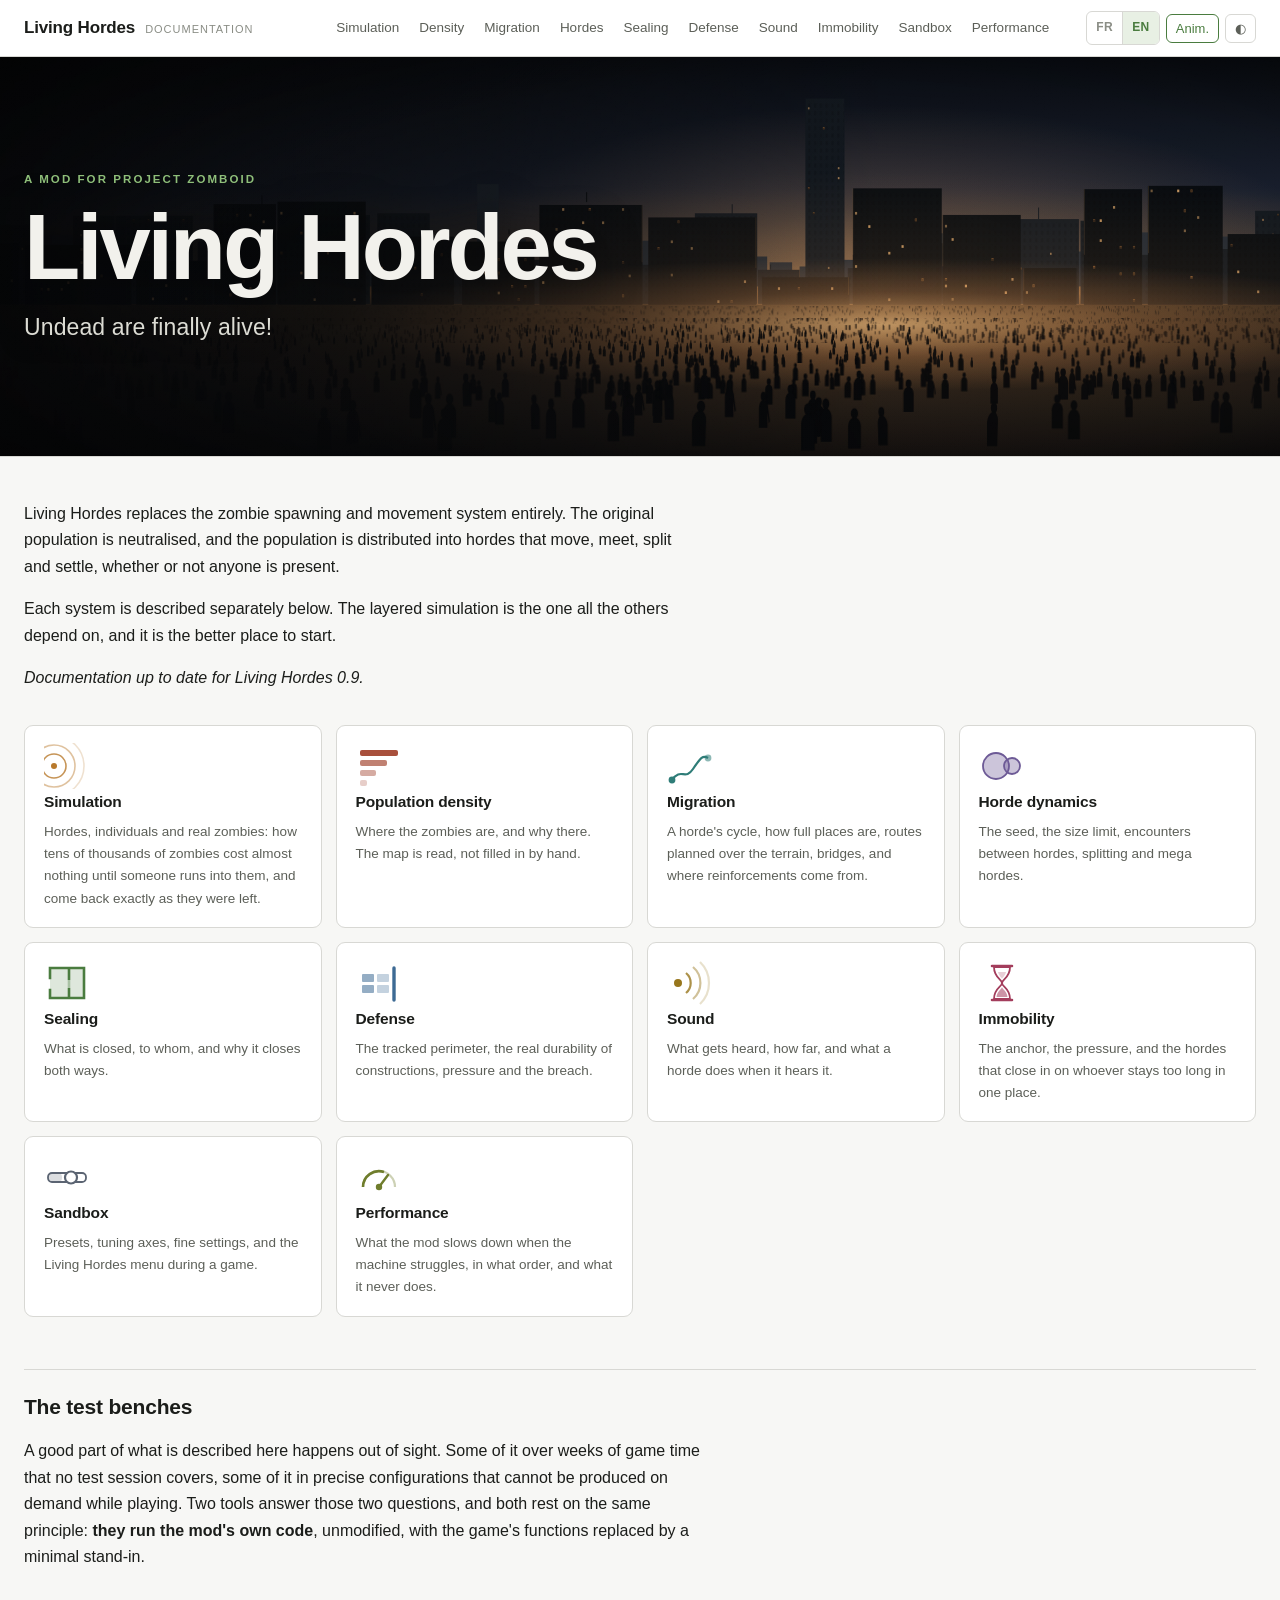
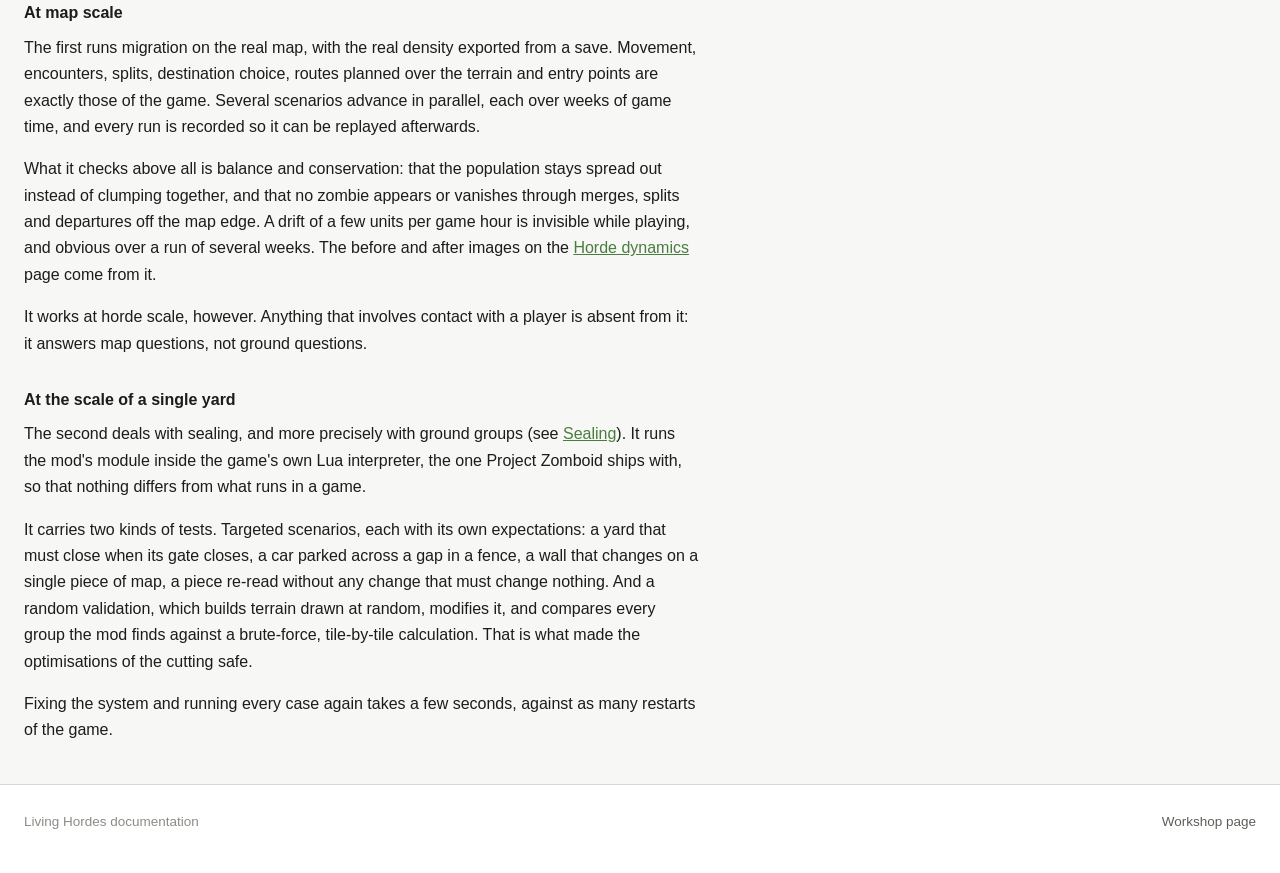
<file: index.html>
<!doctype html>
<html lang="fr" data-title-fr="Living Hordes - Undead are finally alive!" data-title-en="Living Hordes - Undead are finally alive!">
<head>
<meta charset="utf-8">
<meta name="viewport" content="width=device-width, initial-scale=1">
<title>Living Hordes - Undead are finally alive!</title>
<meta name="description" content="Une simulation des zombies &agrave; l'&eacute;chelle de la carte. Comment fonctionne Living Hordes, syst&egrave;me par syst&egrave;me.">
<link rel="stylesheet" href="assets/site.css?v=11">
<script>
(function () {
  var d = document.documentElement, t = null, l = null;
  try {
    t = localStorage.getItem("lh-theme");
    l = localStorage.getItem("lh-lang");
  } catch (e) {}
  if (t) d.setAttribute("data-theme", t);
  if (l !== "fr" && l !== "en") {
    l = (navigator.language || "en").toLowerCase().indexOf("fr") === 0 ? "fr" : "en";
  }
  d.setAttribute("data-sitelang", l);
  d.setAttribute("lang", l);
  var tt = d.getAttribute("data-title-" + l);
  if (tt) document.title = tt;
})();
</script>
</head>
<body>

<header class="masthead">
  <div class="masthead-inner">
    <a class="brand" href="index.html"><b>Living Hordes</b><span>Documentation</span></a>
    <nav class="sitenav">
      <a href="simulation.html">Simulation</a>
      <a href="density.html"><span data-lang="fr">Densit&eacute;</span><span data-lang="en">Density</span></a>
      <a href="migration.html">Migration</a>
      <a href="hordes.html">Hordes</a>
      <a href="sealing.html"><span data-lang="fr">Scellement</span><span data-lang="en">Sealing</span></a>
      <a href="defense.html"><span data-lang="fr">D&eacute;fense</span><span data-lang="en">Defense</span></a>
      <a href="sound.html"><span data-lang="fr">Son</span><span data-lang="en">Sound</span></a>
      <a href="immobility.html"><span data-lang="fr">Immobilit&eacute;</span><span data-lang="en">Immobility</span></a>
      <a href="sandbox.html">Sandbox</a>
      <a href="performance.html">Performance</a>
    </nav>
    <div class="tools">
      <div class="langtoggle">
        <button type="button" data-setlang="fr">FR</button>
        <button type="button" data-setlang="en">EN</button>
      </div>
      <button class="motiontoggle" id="motion-toggle" type="button" aria-pressed="false"
              title="Animations">Anim.</button>
      <button class="themetoggle" id="theme-toggle" type="button"
              title="Th&egrave;me / Theme">&#9680;</button>
    </div>
  </div>
</header>

<div class="heroband">
  <!-- HERO-ART:debut - engendre par _gen_hero.py, ne pas editer a la main -->
  <svg class="heroart" viewBox="0 0 1600 480" xmlns="http://www.w3.org/2000/svg"
       preserveAspectRatio="xMidYMid slice" role="presentation" aria-hidden="true">
      <defs>
      <!-- Trois silhouettes unitaires : base en y=0, sommet en y=-1, largeur 1.
           Aucun fill : chaque plan impose le sien. zf debout, zg penche vers
           l'avant, zh un bras qui pend a l'ecart du corps. -->
      <g id="zf">
        <ellipse cx="0" cy="-0.90" rx="0.28" ry="0.13"/>
        <path d="M-.5 0V-.58Q-.47-.73-.16-.79H.16Q.47-.73.5-.58V0Z"/>
      </g>
      <g id="zg">
        <ellipse cx="0.13" cy="-0.87" rx="0.27" ry="0.13"/>
        <path d="M-.46 0V-.54Q-.4-.7-.05-.77H.24Q.5-.68.46-.55L.4 0Z"/>
      </g>
      <g id="zh">
        <ellipse cx="-0.04" cy="-0.9" rx="0.27" ry="0.13"/>
        <path d="M-.5 0V-.58Q-.47-.73-.18-.79H.14Q.42-.72.44-.56L.62-.18.5-.14.36-.44V0Z"/>
      </g>
      <linearGradient id="sky" x1="0" y1="0" x2="0" y2="1">
        <stop offset="0" stop-color="#090c12"/><stop offset="0.33" stop-color="#1a2130"/>
        <stop offset="0.52" stop-color="#443d38"/><stop offset="0.593" stop-color="#7e5734"/>
        <stop offset="0.625" stop-color="#2c2621"/><stop offset="1" stop-color="#0b0c0e"/>
      </linearGradient>
      <radialGradient id="glow" cx="0.5" cy="0.5" r="0.5">
        <stop offset="0" stop-color="#e8a468" stop-opacity="0.54"/>
        <stop offset="0.45" stop-color="#e8a468" stop-opacity="0.2"/>
        <stop offset="1" stop-color="#e8a468" stop-opacity="0"/>
      </radialGradient>
      <radialGradient id="floorGlow" cx="0.5" cy="0.5" r="0.5">
        <stop offset="0" stop-color="#f2bc7c" stop-opacity="0.74"/>
        <stop offset="0.5" stop-color="#d68d50" stop-opacity="0.3"/>
        <stop offset="1" stop-color="#d68d50" stop-opacity="0"/>
      </radialGradient>
      <!-- Le sol renvoie la lumiere du ciel jusqu'en bas du cadre : sans cela
           les silhouettes du premier plan seraient du noir sur du noir. -->
      <linearGradient id="gnd" x1="0" y1="0" x2="0" y2="1">
        <stop offset="0" stop-color="#2a231b"/><stop offset="0.32" stop-color="#1c1714"/>
        <stop offset="0.7" stop-color="#111010"/><stop offset="1" stop-color="#0a0a0b"/>
      </linearGradient>
      <!-- Renvoi large et bas : donne un fond aux plus grandes silhouettes,
           sans eclaircir le bas du cadre au point de le desancrer. -->
      <radialGradient id="floorRefl" cx="0.5" cy="0.5" r="0.5">
        <stop offset="0" stop-color="#c08349" stop-opacity="0.22"/>
        <stop offset="1" stop-color="#c08349" stop-opacity="0"/>
      </radialGradient>
      <pattern id="winGrid" width="7" height="9" patternUnits="userSpaceOnUse">
        <rect width="2.6" height="5" x="1.4" y="2" fill="#000" opacity="0.3"/>
      </pattern>
      <pattern id="cwA" width="619" height="24" patternUnits="userSpaceOnUse" fill="#2a2018">
      <rect x="75.9" y="6.7" width="1.1" height="3.7" rx="0.4"/>
      <rect x="291.7" y="10.0" width="1.0" height="3.6" rx="0.4"/>
      <rect x="122.5" y="11.0" width="1.3" height="3.9" rx="0.5"/>
      <rect x="30.1" y="11.1" width="1.0" height="2.5" rx="0.4"/>
      <rect x="185.4" y="19.0" width="1.0" height="3.1" rx="0.4"/>
      <rect x="249.0" y="5.3" width="1.0" height="2.4" rx="0.4"/>
      <rect x="58.8" y="19.4" width="1.0" height="2.1" rx="0.4"/>
      <rect x="496.1" y="13.1" width="1.0" height="3.0" rx="0.4"/>
      <rect x="166.1" y="7.9" width="1.0" height="2.8" rx="0.4"/>
      <rect x="540.4" y="1.5" width="1.0" height="2.6" rx="0.4"/>
      <rect x="168.4" y="18.0" width="1.0" height="2.9" rx="0.4"/>
      <rect x="41.7" y="7.1" width="1.0" height="3.2" rx="0.4"/>
      <rect x="384.2" y="1.3" width="1.0" height="2.2" rx="0.4"/>
      <rect x="276.2" y="18.5" width="1.0" height="2.5" rx="0.4"/>
      <rect x="74.2" y="9.6" width="1.0" height="2.1" rx="0.4"/>
      <rect x="571.3" y="16.0" width="1.0" height="2.9" rx="0.4"/>
      <rect x="333.0" y="4.3" width="1.0" height="2.3" rx="0.4"/>
      <rect x="534.0" y="18.5" width="1.0" height="3.7" rx="0.4"/>
      <rect x="420.4" y="6.8" width="1.0" height="2.3" rx="0.4"/>
      <rect x="420.9" y="15.0" width="1.0" height="2.1" rx="0.4"/>
      <rect x="104.3" y="4.4" width="1.0" height="2.6" rx="0.4"/>
      <rect x="270.7" y="10.6" width="1.0" height="2.6" rx="0.4"/>
      <rect x="17.5" y="10.8" width="1.0" height="3.1" rx="0.4"/>
      <rect x="424.6" y="17.0" width="1.0" height="2.9" rx="0.4"/>
      <rect x="102.4" y="5.8" width="1.0" height="3.2" rx="0.4"/>
      <rect x="145.6" y="1.8" width="1.0" height="2.7" rx="0.4"/>
      <rect x="569.1" y="9.7" width="1.0" height="2.0" rx="0.4"/>
      <rect x="31.2" y="2.2" width="1.0" height="3.2" rx="0.4"/>
      <rect x="137.5" y="13.9" width="1.1" height="3.8" rx="0.4"/>
      <rect x="127.1" y="5.0" width="1.0" height="2.9" rx="0.4"/>
      <rect x="125.0" y="4.8" width="1.0" height="2.9" rx="0.4"/>
      <rect x="311.9" y="3.4" width="1.0" height="2.8" rx="0.4"/>
      <rect x="558.4" y="7.0" width="1.2" height="3.8" rx="0.5"/>
      <rect x="499.6" y="7.3" width="1.0" height="2.8" rx="0.4"/>
      <rect x="538.2" y="17.1" width="1.3" height="3.9" rx="0.5"/>
      <rect x="368.8" y="8.5" width="1.2" height="3.6" rx="0.5"/>
      <rect x="390.8" y="19.0" width="1.0" height="2.8" rx="0.4"/>
      <rect x="90.3" y="6.6" width="1.1" height="3.3" rx="0.4"/>
      <rect x="157.9" y="2.2" width="1.0" height="2.6" rx="0.4"/>
      <rect x="515.3" y="11.2" width="1.0" height="2.5" rx="0.4"/>
      <rect x="220.5" y="15.7" width="1.0" height="2.4" rx="0.4"/>
      <rect x="339.7" y="17.6" width="1.0" height="2.8" rx="0.4"/>
      <rect x="39.2" y="19.7" width="1.0" height="3.7" rx="0.4"/>
      <rect x="186.8" y="8.9" width="1.1" height="3.8" rx="0.4"/>
      <rect x="15.7" y="4.3" width="1.0" height="2.7" rx="0.4"/>
      <rect x="287.1" y="10.1" width="1.0" height="3.1" rx="0.4"/>
      <rect x="371.3" y="11.2" width="1.0" height="3.1" rx="0.4"/>
      <rect x="192.4" y="8.6" width="1.0" height="2.3" rx="0.4"/>
      <rect x="546.8" y="12.2" width="1.0" height="3.2" rx="0.4"/>
      <rect x="295.0" y="11.9" width="1.0" height="2.2" rx="0.4"/>
      <rect x="219.1" y="10.6" width="1.0" height="2.9" rx="0.4"/>
      <rect x="460.9" y="8.2" width="1.0" height="3.8" rx="0.4"/>
      <rect x="152.9" y="11.3" width="1.2" height="3.7" rx="0.5"/>
      <rect x="254.6" y="2.7" width="1.2" height="3.6" rx="0.5"/>
      <rect x="481.4" y="15.8" width="1.0" height="3.1" rx="0.4"/>
      <rect x="399.3" y="20.7" width="1.0" height="2.7" rx="0.4"/>
      <rect x="223.3" y="9.8" width="1.1" height="3.6" rx="0.4"/>
      <rect x="427.9" y="3.7" width="1.0" height="2.3" rx="0.4"/>
      <rect x="525.3" y="19.0" width="1.0" height="2.8" rx="0.4"/>
      <rect x="122.4" y="10.1" width="1.0" height="2.4" rx="0.4"/>
      <rect x="367.2" y="8.7" width="1.0" height="2.5" rx="0.4"/>
      <rect x="415.5" y="17.4" width="1.0" height="3.6" rx="0.4"/>
      <rect x="409.1" y="21.1" width="1.0" height="2.1" rx="0.4"/>
      <rect x="48.6" y="20.4" width="1.0" height="2.8" rx="0.4"/>
      <rect x="551.5" y="12.6" width="1.0" height="3.4" rx="0.4"/>
      <rect x="505.1" y="10.5" width="1.0" height="2.0" rx="0.4"/>
      <rect x="334.2" y="3.1" width="1.0" height="2.8" rx="0.4"/>
      <rect x="347.5" y="8.0" width="1.0" height="2.6" rx="0.4"/>
      <rect x="277.8" y="1.2" width="1.0" height="2.7" rx="0.4"/>
      <rect x="107.9" y="18.8" width="1.3" height="3.8" rx="0.5"/>
      <rect x="55.1" y="17.0" width="1.0" height="3.7" rx="0.4"/>
      <rect x="501.2" y="5.4" width="1.2" height="3.6" rx="0.5"/>
      <rect x="46.2" y="9.9" width="1.0" height="2.2" rx="0.4"/>
      <rect x="339.9" y="18.1" width="1.2" height="4.0" rx="0.5"/>
      <rect x="250.5" y="18.8" width="1.0" height="2.8" rx="0.4"/>
      <rect x="498.0" y="9.5" width="1.0" height="2.6" rx="0.4"/>
      <rect x="251.3" y="3.5" width="1.0" height="2.5" rx="0.4"/>
      <rect x="427.3" y="5.5" width="1.0" height="2.0" rx="0.4"/>
      <rect x="161.8" y="16.8" width="1.0" height="2.3" rx="0.4"/>
      <rect x="517.0" y="10.5" width="1.2" height="3.7" rx="0.5"/>
      <rect x="185.3" y="3.2" width="1.0" height="2.8" rx="0.4"/>
      <rect x="321.1" y="4.7" width="1.0" height="3.2" rx="0.4"/>
      <rect x="518.9" y="14.5" width="1.0" height="3.4" rx="0.4"/>
      <rect x="109.4" y="6.4" width="1.3" height="3.9" rx="0.5"/>
      <rect x="113.8" y="7.4" width="1.0" height="3.7" rx="0.4"/>
      <rect x="564.9" y="20.0" width="1.0" height="2.3" rx="0.4"/>
      <rect x="579.3" y="19.5" width="1.0" height="2.3" rx="0.4"/>
      <rect x="199.9" y="0.9" width="1.0" height="2.9" rx="0.4"/>
      <rect x="558.3" y="15.3" width="1.1" height="3.9" rx="0.4"/>
      <rect x="37.3" y="8.6" width="1.2" height="3.9" rx="0.5"/>
      <rect x="514.3" y="14.4" width="1.0" height="2.1" rx="0.4"/>
      <rect x="545.3" y="8.5" width="1.2" height="3.9" rx="0.5"/>
      <rect x="11.7" y="17.9" width="1.2" height="3.8" rx="0.5"/>
      <rect x="433.7" y="16.3" width="1.0" height="3.8" rx="0.4"/>
      <rect x="119.5" y="15.6" width="1.0" height="3.4" rx="0.4"/>
      <rect x="368.0" y="8.5" width="1.0" height="2.1" rx="0.4"/>
      <rect x="405.0" y="10.8" width="1.0" height="3.1" rx="0.4"/>
      <rect x="374.9" y="15.2" width="1.0" height="2.2" rx="0.4"/>
      <rect x="325.0" y="19.5" width="1.0" height="2.8" rx="0.4"/>
      <rect x="239.7" y="17.1" width="1.1" height="3.4" rx="0.4"/>
      <rect x="44.8" y="7.9" width="1.0" height="3.6" rx="0.4"/>
      <rect x="248.3" y="5.3" width="1.0" height="2.7" rx="0.4"/>
      <rect x="612.6" y="1.9" width="1.0" height="3.5" rx="0.4"/>
      <rect x="246.8" y="5.2" width="1.0" height="2.8" rx="0.4"/>
      <rect x="297.5" y="4.7" width="1.0" height="2.2" rx="0.4"/>
      <rect x="416.6" y="2.5" width="1.0" height="3.1" rx="0.4"/>
      <rect x="304.3" y="15.9" width="1.0" height="3.2" rx="0.4"/>
      <rect x="317.4" y="17.8" width="1.0" height="2.9" rx="0.4"/>
      <rect x="423.8" y="10.2" width="1.0" height="3.3" rx="0.4"/>
      <rect x="486.5" y="2.4" width="1.1" height="3.9" rx="0.4"/>
      <rect x="79.7" y="1.6" width="1.0" height="2.9" rx="0.4"/>
      <rect x="320.0" y="4.0" width="1.0" height="3.6" rx="0.4"/>
      <rect x="146.0" y="15.2" width="1.0" height="3.0" rx="0.4"/>
      <rect x="260.5" y="18.9" width="1.0" height="2.8" rx="0.4"/>
      <rect x="406.2" y="1.8" width="1.0" height="2.2" rx="0.4"/>
      <rect x="277.3" y="15.1" width="1.3" height="3.9" rx="0.5"/>
      <rect x="533.7" y="11.8" width="1.0" height="2.2" rx="0.4"/>
      <rect x="395.5" y="17.9" width="1.0" height="2.9" rx="0.4"/>
      <rect x="340.2" y="16.6" width="1.0" height="2.4" rx="0.4"/>
      <rect x="486.6" y="12.2" width="1.0" height="3.1" rx="0.4"/>
      <rect x="138.1" y="5.9" width="1.0" height="2.6" rx="0.4"/>
      <rect x="477.0" y="20.1" width="1.0" height="2.2" rx="0.4"/>
      <rect x="464.4" y="14.7" width="1.0" height="3.1" rx="0.4"/>
      <rect x="185.5" y="17.1" width="1.0" height="2.8" rx="0.4"/>
      <rect x="327.3" y="14.4" width="1.0" height="3.7" rx="0.4"/>
      <rect x="306.0" y="17.3" width="1.0" height="2.9" rx="0.4"/>
      <rect x="253.1" y="6.5" width="1.0" height="2.2" rx="0.4"/>
      <rect x="32.1" y="1.0" width="1.0" height="2.9" rx="0.4"/>
      <rect x="549.8" y="4.0" width="1.0" height="2.4" rx="0.4"/>
      <rect x="322.1" y="16.8" width="1.0" height="2.7" rx="0.4"/>
      <rect x="238.2" y="19.2" width="1.0" height="3.9" rx="0.4"/>
      <rect x="104.5" y="0.6" width="1.0" height="2.8" rx="0.4"/>
      <rect x="214.7" y="4.7" width="1.0" height="2.9" rx="0.4"/>
      <rect x="311.1" y="20.1" width="1.0" height="2.7" rx="0.4"/>
      <rect x="323.0" y="6.5" width="1.2" height="4.0" rx="0.5"/>
      <rect x="466.9" y="20.7" width="1.0" height="2.7" rx="0.4"/>
      <rect x="68.5" y="4.2" width="1.0" height="2.8" rx="0.4"/>
      <rect x="342.8" y="6.1" width="1.0" height="3.5" rx="0.4"/>
      <rect x="245.7" y="2.8" width="1.2" height="3.7" rx="0.5"/>
      <rect x="537.0" y="19.9" width="1.0" height="3.2" rx="0.4"/>
      <rect x="76.3" y="17.1" width="1.0" height="2.4" rx="0.4"/>
      <rect x="371.7" y="6.0" width="1.1" height="3.8" rx="0.5"/>
      <rect x="616.1" y="13.5" width="1.0" height="3.9" rx="0.4"/>
      <rect x="256.6" y="11.4" width="1.0" height="3.0" rx="0.4"/>
      <rect x="144.5" y="6.4" width="1.0" height="3.4" rx="0.4"/>
      <rect x="169.5" y="9.1" width="1.0" height="2.9" rx="0.4"/>
      <rect x="52.4" y="1.2" width="1.0" height="2.4" rx="0.4"/>
      <rect x="29.9" y="11.9" width="1.0" height="2.6" rx="0.4"/>
      <rect x="552.6" y="9.9" width="1.0" height="2.0" rx="0.4"/>
      <rect x="483.8" y="10.6" width="1.0" height="3.1" rx="0.4"/>
      <rect x="60.9" y="2.7" width="1.0" height="2.7" rx="0.4"/>
      <rect x="541.4" y="18.9" width="1.0" height="3.2" rx="0.4"/>
      <rect x="282.4" y="3.5" width="1.2" height="4.0" rx="0.5"/>
      <rect x="399.1" y="16.8" width="1.0" height="3.0" rx="0.4"/>
      <rect x="78.0" y="15.8" width="1.0" height="2.2" rx="0.4"/>
      <rect x="524.7" y="13.8" width="1.0" height="2.6" rx="0.4"/>
      <rect x="58.6" y="5.3" width="1.0" height="2.8" rx="0.4"/>
      <rect x="395.5" y="18.9" width="1.0" height="2.9" rx="0.4"/>
      <rect x="395.7" y="2.8" width="1.0" height="3.1" rx="0.4"/>
      <rect x="326.6" y="15.8" width="1.0" height="2.2" rx="0.4"/>
      <rect x="412.3" y="16.0" width="1.0" height="2.8" rx="0.4"/>
      <rect x="114.3" y="4.4" width="1.0" height="3.2" rx="0.4"/>
      <rect x="265.8" y="4.5" width="1.1" height="3.5" rx="0.4"/>
      <rect x="618.3" y="5.5" width="1.0" height="2.9" rx="0.4"/>
      <rect x="160.6" y="17.6" width="1.0" height="2.1" rx="0.4"/>
      <rect x="283.9" y="3.2" width="1.0" height="2.5" rx="0.4"/>
      <rect x="187.6" y="4.6" width="1.0" height="2.3" rx="0.4"/>
      <rect x="250.8" y="16.9" width="1.2" height="3.6" rx="0.5"/>
      <rect x="524.0" y="6.7" width="1.0" height="3.6" rx="0.4"/>
      <rect x="230.3" y="15.6" width="1.0" height="3.4" rx="0.4"/>
      <rect x="302.6" y="2.2" width="1.0" height="2.7" rx="0.4"/>
      <rect x="406.2" y="15.1" width="1.0" height="3.2" rx="0.4"/>
      <rect x="389.3" y="6.9" width="1.0" height="2.5" rx="0.4"/>
      <rect x="220.3" y="14.1" width="1.0" height="2.1" rx="0.4"/>
      <rect x="511.4" y="15.0" width="1.0" height="3.8" rx="0.4"/>
      <rect x="263.3" y="16.3" width="1.0" height="2.4" rx="0.4"/>
      <rect x="310.0" y="2.3" width="1.1" height="3.9" rx="0.4"/>
      <rect x="155.7" y="10.9" width="1.2" height="3.8" rx="0.5"/>
      <rect x="330.1" y="12.0" width="1.1" height="3.7" rx="0.4"/>
      <rect x="550.3" y="9.5" width="1.0" height="2.5" rx="0.4"/>
      <rect x="329.8" y="12.5" width="1.0" height="3.2" rx="0.4"/>
      <rect x="491.4" y="18.3" width="1.0" height="2.3" rx="0.4"/>
      <rect x="269.1" y="13.9" width="1.0" height="3.4" rx="0.4"/>
      <rect x="66.1" y="16.2" width="1.0" height="3.6" rx="0.4"/>
      <rect x="389.5" y="9.8" width="1.2" height="3.5" rx="0.5"/>
      <rect x="474.3" y="7.8" width="1.0" height="2.4" rx="0.4"/>
      <rect x="136.0" y="8.9" width="1.1" height="3.3" rx="0.4"/>
      <rect x="525.1" y="4.9" width="1.0" height="2.4" rx="0.4"/>
      <rect x="443.4" y="1.1" width="1.0" height="2.7" rx="0.4"/>
      <rect x="147.9" y="14.7" width="1.0" height="2.9" rx="0.4"/>
      <rect x="263.3" y="19.1" width="1.0" height="2.5" rx="0.4"/>
      <rect x="182.2" y="18.2" width="1.2" height="3.6" rx="0.5"/>
      <rect x="515.1" y="19.7" width="1.0" height="3.0" rx="0.4"/>
      <rect x="536.3" y="2.7" width="1.0" height="2.9" rx="0.4"/>
      <rect x="286.1" y="2.2" width="1.0" height="2.7" rx="0.4"/>
      <rect x="497.3" y="5.4" width="1.0" height="2.1" rx="0.4"/>
      <rect x="289.5" y="18.3" width="1.1" height="3.2" rx="0.4"/>
      <rect x="19.1" y="15.1" width="1.0" height="2.2" rx="0.4"/>
      <rect x="116.8" y="13.4" width="1.2" height="3.8" rx="0.5"/>
      <rect x="323.8" y="14.9" width="1.0" height="3.1" rx="0.4"/>
      <rect x="292.2" y="3.2" width="1.0" height="3.6" rx="0.4"/>
      <rect x="239.8" y="11.1" width="1.1" height="3.3" rx="0.4"/>
      <rect x="274.0" y="14.3" width="1.0" height="2.1" rx="0.4"/>
      <rect x="365.9" y="18.4" width="1.0" height="2.3" rx="0.4"/>
      <rect x="485.2" y="10.2" width="1.0" height="2.2" rx="0.4"/>
      <rect x="2.8" y="8.9" width="1.0" height="3.0" rx="0.4"/>
      <rect x="179.0" y="4.7" width="1.3" height="3.8" rx="0.5"/>
      <rect x="553.5" y="7.1" width="1.0" height="2.1" rx="0.4"/>
      <rect x="91.1" y="18.1" width="1.0" height="2.4" rx="0.4"/>
      <rect x="253.9" y="13.0" width="1.1" height="3.4" rx="0.4"/>
      <rect x="245.6" y="8.9" width="1.0" height="3.3" rx="0.4"/>
      <rect x="88.8" y="4.1" width="1.0" height="2.1" rx="0.4"/>
      <rect x="283.1" y="5.9" width="1.0" height="3.0" rx="0.4"/>
      <rect x="239.4" y="11.4" width="1.0" height="2.1" rx="0.4"/>
      <rect x="83.5" y="19.4" width="1.0" height="2.9" rx="0.4"/>
      <rect x="468.3" y="15.7" width="1.1" height="3.3" rx="0.4"/>
      <rect x="178.2" y="7.1" width="1.0" height="2.2" rx="0.4"/>
      <rect x="467.9" y="16.5" width="1.0" height="3.7" rx="0.4"/>
      <rect x="338.9" y="16.4" width="1.0" height="3.5" rx="0.4"/>
      <rect x="149.1" y="13.7" width="1.0" height="2.3" rx="0.4"/>
      <rect x="126.3" y="14.1" width="1.0" height="3.4" rx="0.4"/>
      <rect x="156.0" y="14.6" width="1.0" height="3.1" rx="0.4"/>
      <rect x="565.8" y="7.8" width="1.0" height="2.6" rx="0.4"/>
      <rect x="464.2" y="6.9" width="1.1" height="3.9" rx="0.5"/>
      <rect x="140.4" y="12.0" width="1.0" height="2.3" rx="0.4"/>
      <rect x="184.1" y="10.5" width="1.0" height="2.2" rx="0.4"/>
      <rect x="459.0" y="4.1" width="1.0" height="3.5" rx="0.4"/>
      <rect x="272.4" y="8.5" width="1.0" height="2.1" rx="0.4"/>
      <rect x="438.9" y="3.0" width="1.0" height="3.8" rx="0.4"/>
      <rect x="591.4" y="8.0" width="1.0" height="3.6" rx="0.4"/>
      <rect x="512.2" y="19.0" width="1.0" height="2.4" rx="0.4"/>
      <rect x="400.8" y="14.4" width="1.0" height="2.6" rx="0.4"/>
      <rect x="457.0" y="17.9" width="1.0" height="2.8" rx="0.4"/>
      <rect x="189.1" y="2.8" width="1.0" height="3.8" rx="0.4"/>
      <rect x="499.0" y="1.5" width="1.0" height="3.5" rx="0.4"/>
      <rect x="189.0" y="7.1" width="1.0" height="3.2" rx="0.4"/>
      <rect x="223.4" y="15.4" width="1.0" height="2.1" rx="0.4"/>
      <rect x="107.8" y="8.7" width="1.1" height="3.5" rx="0.4"/>
      <rect x="73.0" y="10.8" width="1.1" height="3.6" rx="0.4"/>
      <rect x="207.2" y="3.8" width="1.0" height="2.2" rx="0.4"/>
      <rect x="576.1" y="13.7" width="1.0" height="3.8" rx="0.4"/>
      <rect x="397.9" y="0.7" width="1.1" height="3.8" rx="0.4"/>
      <rect x="592.2" y="9.8" width="1.0" height="3.7" rx="0.4"/>
      <rect x="65.9" y="0.9" width="1.0" height="2.5" rx="0.4"/>
      <rect x="314.1" y="14.2" width="1.0" height="3.0" rx="0.4"/>
      <rect x="22.7" y="16.1" width="1.0" height="2.1" rx="0.4"/>
      <rect x="233.4" y="13.2" width="1.0" height="2.7" rx="0.4"/>
      <rect x="93.6" y="4.9" width="1.0" height="2.2" rx="0.4"/>
      <rect x="128.8" y="14.9" width="1.0" height="3.3" rx="0.4"/>
      <rect x="574.4" y="10.0" width="1.0" height="2.9" rx="0.4"/>
      <rect x="154.5" y="9.4" width="1.0" height="2.9" rx="0.4"/>
      <rect x="455.9" y="18.1" width="1.2" height="3.7" rx="0.5"/>
      <rect x="33.4" y="18.9" width="1.1" height="3.5" rx="0.4"/>
      <rect x="565.6" y="11.7" width="1.0" height="2.4" rx="0.4"/>
      <rect x="261.8" y="16.2" width="1.0" height="3.2" rx="0.4"/>
      <rect x="159.8" y="14.7" width="1.1" height="3.7" rx="0.5"/>
      <rect x="64.3" y="8.4" width="1.0" height="3.7" rx="0.4"/>
      <rect x="181.6" y="16.3" width="1.1" height="3.9" rx="0.5"/>
      <rect x="463.6" y="15.1" width="1.0" height="2.2" rx="0.4"/>
      <rect x="316.1" y="1.0" width="1.1" height="3.7" rx="0.5"/>
      <rect x="556.7" y="9.0" width="1.0" height="2.9" rx="0.4"/>
      <rect x="80.4" y="13.7" width="1.0" height="2.1" rx="0.4"/>
      <rect x="22.6" y="13.6" width="1.0" height="2.3" rx="0.4"/>
      <rect x="289.4" y="11.1" width="1.0" height="2.4" rx="0.4"/>
      <rect x="458.6" y="6.9" width="1.0" height="2.8" rx="0.4"/>
      <rect x="8.4" y="4.3" width="1.2" height="3.6" rx="0.5"/>
      <rect x="151.9" y="11.1" width="1.0" height="2.4" rx="0.4"/>
      <rect x="458.5" y="5.2" width="1.0" height="2.4" rx="0.4"/>
      <rect x="387.9" y="2.6" width="1.0" height="3.5" rx="0.4"/>
      <rect x="137.1" y="2.9" width="1.1" height="3.3" rx="0.4"/>
      <rect x="247.9" y="7.0" width="1.2" height="3.7" rx="0.5"/>
      <rect x="40.2" y="8.3" width="1.1" height="3.5" rx="0.5"/>
      <rect x="275.9" y="9.6" width="1.0" height="2.4" rx="0.4"/>
      <rect x="178.4" y="6.1" width="1.0" height="3.7" rx="0.4"/>
      <rect x="494.1" y="2.3" width="1.0" height="3.5" rx="0.4"/>
      <rect x="565.9" y="8.9" width="1.0" height="2.9" rx="0.4"/>
      <rect x="69.5" y="7.2" width="1.0" height="2.3" rx="0.4"/>
      <rect x="542.0" y="5.0" width="1.0" height="3.4" rx="0.4"/>
      <rect x="573.6" y="20.0" width="1.0" height="2.9" rx="0.4"/>
      <rect x="304.4" y="8.9" width="1.0" height="3.1" rx="0.4"/>
      <rect x="137.4" y="8.7" width="1.0" height="2.2" rx="0.4"/>
      <rect x="135.7" y="18.4" width="1.0" height="3.3" rx="0.4"/>
      <rect x="616.8" y="1.4" width="1.0" height="2.5" rx="0.4"/>
      <rect x="574.7" y="5.6" width="1.0" height="3.8" rx="0.4"/>
      <rect x="419.2" y="11.7" width="1.0" height="3.6" rx="0.4"/>
      <rect x="206.7" y="16.9" width="1.0" height="3.2" rx="0.4"/>
      <rect x="234.7" y="9.4" width="1.0" height="2.7" rx="0.4"/>
      <rect x="378.5" y="9.0" width="1.0" height="2.2" rx="0.4"/>
      <rect x="529.4" y="19.3" width="1.0" height="2.3" rx="0.4"/>
      <rect x="76.7" y="16.3" width="1.0" height="2.1" rx="0.4"/>
      <rect x="133.3" y="11.8" width="1.0" height="2.1" rx="0.4"/>
      <rect x="125.0" y="11.3" width="1.0" height="3.6" rx="0.4"/>
      <rect x="594.8" y="4.2" width="1.0" height="3.1" rx="0.4"/>
      <rect x="98.6" y="18.7" width="1.0" height="2.1" rx="0.4"/>
      <rect x="454.5" y="1.1" width="1.0" height="2.7" rx="0.4"/>
      <rect x="216.2" y="10.0" width="1.0" height="2.4" rx="0.4"/>
      <rect x="280.6" y="4.1" width="1.0" height="3.9" rx="0.4"/>
      <rect x="41.2" y="5.8" width="1.0" height="2.1" rx="0.4"/>
      <rect x="9.7" y="11.8" width="1.1" height="3.7" rx="0.4"/>
      <rect x="131.3" y="15.7" width="1.0" height="3.0" rx="0.4"/>
      <rect x="107.6" y="4.3" width="1.0" height="2.6" rx="0.4"/>
      <rect x="340.5" y="14.4" width="1.0" height="2.9" rx="0.4"/>
      <rect x="313.0" y="5.4" width="1.0" height="2.4" rx="0.4"/>
      <rect x="58.6" y="9.0" width="1.0" height="2.6" rx="0.4"/>
      <rect x="82.0" y="3.4" width="1.0" height="2.8" rx="0.4"/>
      <rect x="485.3" y="6.6" width="1.0" height="2.9" rx="0.4"/>
      <rect x="550.8" y="9.2" width="1.0" height="2.0" rx="0.4"/>
      <rect x="42.5" y="8.6" width="1.0" height="2.8" rx="0.4"/>
      <rect x="581.9" y="5.4" width="1.0" height="3.1" rx="0.4"/>
      <rect x="171.7" y="18.5" width="1.1" height="3.6" rx="0.4"/>
      <rect x="424.3" y="3.6" width="1.0" height="3.1" rx="0.4"/>
      <rect x="168.5" y="9.1" width="1.2" height="4.0" rx="0.5"/>
      <rect x="321.2" y="16.7" width="1.1" height="3.9" rx="0.5"/>
      <rect x="468.4" y="9.3" width="1.2" height="3.7" rx="0.5"/>
      <rect x="316.5" y="10.3" width="1.0" height="2.9" rx="0.4"/>
      <rect x="574.5" y="6.0" width="1.0" height="4.0" rx="0.4"/>
      <rect x="138.0" y="5.7" width="1.0" height="3.4" rx="0.4"/>
      <rect x="525.9" y="8.0" width="1.0" height="2.5" rx="0.4"/>
      <rect x="465.4" y="10.4" width="1.0" height="3.5" rx="0.4"/>
      <rect x="207.1" y="19.7" width="1.0" height="3.0" rx="0.4"/>
      <rect x="186.9" y="11.5" width="1.2" height="4.0" rx="0.5"/>
      <rect x="476.3" y="18.1" width="1.0" height="2.1" rx="0.4"/>
      <rect x="553.4" y="18.6" width="1.0" height="2.4" rx="0.4"/>
      <rect x="443.9" y="3.0" width="1.0" height="3.1" rx="0.4"/>
      <rect x="504.8" y="10.5" width="1.1" height="3.9" rx="0.4"/>
      <rect x="124.7" y="3.0" width="1.1" height="3.9" rx="0.4"/>
      <rect x="569.8" y="4.3" width="1.0" height="2.6" rx="0.4"/>
      <rect x="162.7" y="6.8" width="1.1" height="3.7" rx="0.4"/>
      <rect x="357.5" y="5.2" width="1.1" height="3.9" rx="0.4"/>
      <rect x="593.5" y="4.3" width="1.0" height="2.3" rx="0.4"/>
      <rect x="246.6" y="10.1" width="1.0" height="2.8" rx="0.4"/>
      <rect x="12.2" y="3.5" width="1.0" height="3.1" rx="0.4"/>
      <rect x="288.4" y="12.3" width="1.0" height="2.9" rx="0.4"/>
      <rect x="92.3" y="5.6" width="1.1" height="3.7" rx="0.4"/>
      <rect x="388.6" y="10.6" width="1.0" height="2.2" rx="0.4"/>
      <rect x="475.3" y="1.0" width="1.0" height="2.6" rx="0.4"/>
      <rect x="282.6" y="6.4" width="1.0" height="2.5" rx="0.4"/>
      <rect x="257.4" y="16.7" width="1.0" height="3.4" rx="0.4"/>
      <rect x="119.2" y="13.5" width="1.2" height="3.8" rx="0.5"/>
      <rect x="549.2" y="8.7" width="1.0" height="3.0" rx="0.4"/>
      <rect x="181.4" y="8.5" width="1.1" height="3.6" rx="0.4"/>
      <rect x="0.8" y="12.3" width="1.0" height="2.0" rx="0.4"/>
      <rect x="601.7" y="14.5" width="1.3" height="3.9" rx="0.5"/>
      <rect x="35.7" y="6.7" width="1.0" height="3.6" rx="0.4"/>
      <rect x="64.5" y="0.7" width="1.0" height="2.8" rx="0.4"/>
      <rect x="427.1" y="19.7" width="1.0" height="2.5" rx="0.4"/>
      <rect x="490.8" y="11.3" width="1.0" height="2.7" rx="0.4"/>
      <rect x="315.6" y="18.5" width="1.0" height="2.8" rx="0.4"/>
      <rect x="71.4" y="4.6" width="1.0" height="2.8" rx="0.4"/>
      <rect x="258.9" y="19.3" width="1.3" height="3.9" rx="0.5"/>
      <rect x="370.1" y="13.7" width="1.0" height="2.6" rx="0.4"/>
      <rect x="217.2" y="1.7" width="1.0" height="2.2" rx="0.4"/>
      <rect x="40.4" y="7.9" width="1.0" height="2.8" rx="0.4"/>
      <rect x="336.4" y="20.1" width="1.0" height="2.2" rx="0.4"/>
      <rect x="494.8" y="0.9" width="1.0" height="3.0" rx="0.4"/>
      <rect x="606.0" y="4.7" width="1.0" height="2.1" rx="0.4"/>
      <rect x="17.2" y="15.5" width="1.0" height="2.5" rx="0.4"/>
      <rect x="450.9" y="17.6" width="1.0" height="3.2" rx="0.4"/>
      <rect x="246.5" y="1.7" width="1.0" height="3.6" rx="0.4"/>
      <rect x="566.0" y="6.2" width="1.0" height="2.9" rx="0.4"/>
      <rect x="209.4" y="12.8" width="1.0" height="2.2" rx="0.4"/>
      <rect x="224.2" y="11.7" width="1.0" height="2.1" rx="0.4"/>
      <rect x="182.5" y="7.5" width="1.0" height="2.6" rx="0.4"/>
      <rect x="279.5" y="11.7" width="1.0" height="3.7" rx="0.4"/>
      <rect x="406.1" y="12.8" width="1.1" height="3.5" rx="0.4"/>
      <rect x="605.7" y="10.2" width="1.0" height="3.3" rx="0.4"/>
      <rect x="365.1" y="11.6" width="1.0" height="2.0" rx="0.4"/>
      <rect x="206.0" y="8.6" width="1.0" height="2.8" rx="0.4"/>
      <rect x="615.0" y="6.5" width="1.2" height="4.0" rx="0.5"/>
      <rect x="388.9" y="6.4" width="1.0" height="2.4" rx="0.4"/>
      <rect x="370.3" y="14.3" width="1.3" height="3.9" rx="0.5"/>
      <rect x="280.2" y="7.4" width="1.0" height="3.4" rx="0.4"/>
      <rect x="454.0" y="1.9" width="1.3" height="3.8" rx="0.5"/>
      <rect x="344.3" y="1.1" width="1.0" height="2.1" rx="0.4"/>
      <rect x="606.9" y="1.2" width="1.0" height="2.7" rx="0.4"/>
      <rect x="293.2" y="6.3" width="1.0" height="3.9" rx="0.4"/>
      <rect x="191.4" y="5.0" width="1.2" height="3.8" rx="0.5"/>
      <rect x="361.4" y="3.3" width="1.0" height="2.3" rx="0.4"/>
      <rect x="24.3" y="17.7" width="1.0" height="2.2" rx="0.4"/>
      <rect x="305.6" y="13.1" width="1.0" height="2.6" rx="0.4"/>
      <rect x="200.0" y="7.4" width="1.0" height="2.7" rx="0.4"/>
      <rect x="8.5" y="14.0" width="1.0" height="2.3" rx="0.4"/>
      <rect x="460.5" y="0.7" width="1.0" height="3.5" rx="0.4"/>
      <rect x="17.9" y="14.7" width="1.0" height="3.4" rx="0.4"/>
      <rect x="393.1" y="11.5" width="1.0" height="3.4" rx="0.4"/>
      <rect x="411.9" y="10.8" width="1.0" height="3.7" rx="0.4"/>
      <rect x="59.9" y="15.2" width="1.0" height="2.0" rx="0.4"/>
      <rect x="428.7" y="3.2" width="1.0" height="2.2" rx="0.4"/>
      <rect x="250.7" y="11.5" width="1.3" height="3.9" rx="0.5"/>
      <rect x="497.9" y="21.0" width="1.0" height="2.3" rx="0.4"/>
      <rect x="394.1" y="10.8" width="1.0" height="2.8" rx="0.4"/>
      <rect x="8.1" y="6.9" width="1.0" height="2.3" rx="0.4"/>
      <rect x="224.5" y="15.3" width="1.0" height="2.2" rx="0.4"/>
      <rect x="575.4" y="7.7" width="1.0" height="2.5" rx="0.4"/>
      <rect x="235.5" y="5.1" width="1.0" height="3.1" rx="0.4"/>
      <rect x="383.9" y="3.1" width="1.0" height="2.5" rx="0.4"/>
      <rect x="433.1" y="19.4" width="1.0" height="3.4" rx="0.4"/>
      <rect x="380.2" y="13.2" width="1.1" height="3.2" rx="0.4"/>
      <rect x="310.3" y="10.1" width="1.0" height="2.2" rx="0.4"/>
      <rect x="45.4" y="1.8" width="1.0" height="2.3" rx="0.4"/>
      <rect x="419.2" y="1.8" width="1.0" height="2.4" rx="0.4"/>
      <rect x="579.3" y="19.2" width="1.1" height="3.2" rx="0.4"/>
      <rect x="199.8" y="3.1" width="1.0" height="2.9" rx="0.4"/>
      <rect x="235.2" y="3.5" width="1.0" height="2.4" rx="0.4"/>
      <rect x="583.2" y="17.7" width="1.0" height="3.0" rx="0.4"/>
      <rect x="616.8" y="5.2" width="1.0" height="3.0" rx="0.4"/>
      <rect x="46.4" y="6.8" width="1.2" height="3.7" rx="0.5"/>
      <rect x="361.0" y="4.0" width="1.0" height="3.6" rx="0.4"/>
      <rect x="125.4" y="12.8" width="1.0" height="2.2" rx="0.4"/>
      <rect x="386.2" y="7.2" width="1.0" height="2.9" rx="0.4"/>
      <rect x="527.0" y="4.4" width="1.0" height="2.4" rx="0.4"/>
      <rect x="462.0" y="7.3" width="1.0" height="3.7" rx="0.4"/>
      <rect x="336.0" y="1.0" width="1.0" height="3.5" rx="0.4"/>
      <rect x="428.7" y="2.2" width="1.0" height="3.1" rx="0.4"/>
      <rect x="459.1" y="2.0" width="1.0" height="3.1" rx="0.4"/>
      <rect x="377.7" y="19.6" width="1.0" height="3.5" rx="0.4"/>
      <rect x="381.8" y="1.7" width="1.0" height="3.1" rx="0.4"/>
      <rect x="26.5" y="4.6" width="1.0" height="2.1" rx="0.4"/>
      <rect x="164.8" y="2.7" width="1.1" height="3.9" rx="0.4"/>
      <rect x="385.4" y="10.5" width="1.0" height="2.9" rx="0.4"/>
      <rect x="82.4" y="16.2" width="1.2" height="3.6" rx="0.5"/>
      <rect x="244.9" y="3.3" width="1.0" height="3.7" rx="0.4"/>
      <rect x="579.3" y="17.2" width="1.0" height="2.7" rx="0.4"/>
      <rect x="399.4" y="20.9" width="1.0" height="2.3" rx="0.4"/>
      <rect x="142.8" y="14.3" width="1.0" height="2.1" rx="0.4"/>
      <rect x="610.8" y="20.2" width="1.0" height="2.2" rx="0.4"/>
      <rect x="472.1" y="13.0" width="1.0" height="2.1" rx="0.4"/>
      <rect x="498.0" y="3.4" width="1.0" height="3.7" rx="0.4"/>
      <rect x="114.2" y="12.2" width="1.0" height="2.0" rx="0.4"/>
      <rect x="159.0" y="6.7" width="1.1" height="3.9" rx="0.4"/>
      <rect x="209.3" y="19.9" width="1.0" height="2.0" rx="0.4"/>
      <rect x="496.3" y="19.6" width="1.0" height="2.1" rx="0.4"/>
      <rect x="137.4" y="15.5" width="1.0" height="3.9" rx="0.4"/>
      <rect x="504.0" y="2.9" width="1.0" height="2.2" rx="0.4"/>
      <rect x="197.1" y="4.2" width="1.0" height="2.7" rx="0.4"/>
      <rect x="299.0" y="17.2" width="1.1" height="3.6" rx="0.5"/>
      <rect x="583.0" y="4.0" width="1.0" height="2.2" rx="0.4"/>
      <rect x="153.6" y="5.3" width="1.0" height="2.5" rx="0.4"/>
      <rect x="240.9" y="19.4" width="1.0" height="2.5" rx="0.4"/>
      <rect x="468.3" y="8.3" width="1.0" height="2.9" rx="0.4"/>
      <rect x="67.7" y="5.0" width="1.2" height="4.0" rx="0.5"/>
      <rect x="111.8" y="12.8" width="1.0" height="2.2" rx="0.4"/>
      <rect x="316.0" y="17.1" width="1.0" height="3.4" rx="0.4"/>
      <rect x="10.6" y="11.0" width="1.0" height="2.1" rx="0.4"/>
      <rect x="73.9" y="4.5" width="1.0" height="2.9" rx="0.4"/>
      <rect x="67.9" y="10.7" width="1.0" height="3.2" rx="0.4"/>
      <rect x="193.9" y="11.5" width="1.0" height="2.9" rx="0.4"/>
      <rect x="5.5" y="3.8" width="1.0" height="3.3" rx="0.4"/>
      <rect x="183.1" y="7.6" width="1.0" height="2.7" rx="0.4"/>
      <rect x="307.7" y="5.7" width="1.0" height="2.7" rx="0.4"/>
      <rect x="281.9" y="17.7" width="1.0" height="3.9" rx="0.4"/>
      <rect x="118.0" y="9.7" width="1.0" height="2.6" rx="0.4"/>
      <rect x="132.1" y="5.8" width="1.0" height="2.6" rx="0.4"/>
      <rect x="535.4" y="14.1" width="1.0" height="3.3" rx="0.4"/>
      <rect x="297.5" y="12.8" width="1.0" height="2.6" rx="0.4"/>
      <rect x="238.5" y="16.5" width="1.1" height="3.3" rx="0.4"/>
      <rect x="137.6" y="10.7" width="1.0" height="3.2" rx="0.4"/>
      <rect x="286.8" y="12.7" width="1.0" height="2.8" rx="0.4"/>
      <rect x="286.4" y="19.5" width="1.2" height="3.7" rx="0.5"/>
      <rect x="173.1" y="14.5" width="1.0" height="2.0" rx="0.4"/>
      <rect x="258.3" y="12.4" width="1.0" height="3.5" rx="0.4"/>
      <rect x="133.3" y="4.4" width="1.0" height="2.2" rx="0.4"/>
      <rect x="135.4" y="14.0" width="1.0" height="3.2" rx="0.4"/>
      <rect x="426.8" y="3.3" width="1.2" height="3.6" rx="0.5"/>
      <rect x="567.4" y="10.4" width="1.0" height="3.4" rx="0.4"/>
      <rect x="85.4" y="9.4" width="1.0" height="3.0" rx="0.4"/>
      <rect x="464.1" y="6.8" width="1.0" height="3.0" rx="0.4"/>
      <rect x="320.2" y="11.3" width="1.0" height="2.3" rx="0.4"/>
      <rect x="288.4" y="9.2" width="1.0" height="2.2" rx="0.4"/>
      <rect x="13.3" y="11.0" width="1.0" height="3.7" rx="0.4"/>
      <rect x="560.1" y="11.2" width="1.0" height="2.4" rx="0.4"/>
      <rect x="173.1" y="3.5" width="1.0" height="2.9" rx="0.4"/>
      <rect x="455.3" y="10.0" width="1.0" height="3.3" rx="0.4"/>
      <rect x="229.0" y="2.6" width="1.0" height="3.2" rx="0.4"/>
      <rect x="118.6" y="6.7" width="1.3" height="3.9" rx="0.5"/>
      <rect x="251.3" y="17.1" width="1.1" height="3.5" rx="0.4"/>
      <rect x="200.0" y="3.6" width="1.0" height="3.1" rx="0.4"/>
      <rect x="424.2" y="16.0" width="1.0" height="3.6" rx="0.4"/>
      <rect x="426.3" y="7.6" width="1.0" height="3.0" rx="0.4"/>
      <rect x="346.0" y="18.7" width="1.0" height="3.1" rx="0.4"/>
      <rect x="108.8" y="19.2" width="1.0" height="3.2" rx="0.4"/>
      <rect x="348.0" y="7.2" width="1.0" height="2.4" rx="0.4"/>
      <rect x="273.7" y="1.7" width="1.0" height="3.7" rx="0.4"/>
      <rect x="265.7" y="6.8" width="1.0" height="3.5" rx="0.4"/>
      <rect x="74.4" y="10.5" width="1.0" height="2.4" rx="0.4"/>
      <rect x="156.1" y="8.4" width="1.0" height="3.6" rx="0.4"/>
      <rect x="373.7" y="1.7" width="1.0" height="3.6" rx="0.4"/>
      <rect x="573.6" y="1.4" width="1.0" height="2.3" rx="0.4"/>
      <rect x="567.6" y="17.8" width="1.0" height="3.7" rx="0.4"/>
      <rect x="140.9" y="6.6" width="1.1" height="3.4" rx="0.4"/>
      <rect x="48.5" y="10.1" width="1.0" height="2.5" rx="0.4"/>
      <rect x="512.7" y="8.4" width="1.0" height="2.8" rx="0.4"/>
      <rect x="227.7" y="17.3" width="1.0" height="2.1" rx="0.4"/>
      <rect x="299.2" y="18.3" width="1.1" height="3.6" rx="0.4"/>
      <rect x="486.1" y="15.9" width="1.0" height="2.6" rx="0.4"/>
      <rect x="324.2" y="2.1" width="1.0" height="2.4" rx="0.4"/>
      <rect x="464.5" y="8.2" width="1.0" height="3.0" rx="0.4"/>
      <rect x="322.1" y="5.6" width="1.1" height="3.6" rx="0.4"/>
      <rect x="295.3" y="19.4" width="1.0" height="3.1" rx="0.4"/>
      <rect x="436.8" y="16.7" width="1.0" height="3.6" rx="0.4"/>
      <rect x="518.5" y="15.9" width="1.0" height="3.0" rx="0.4"/>
      <rect x="311.9" y="2.1" width="1.0" height="3.0" rx="0.4"/>
      <rect x="402.7" y="9.6" width="1.2" height="3.6" rx="0.5"/>
      <rect x="148.5" y="11.4" width="1.0" height="3.3" rx="0.4"/>
      <rect x="116.4" y="9.4" width="1.0" height="2.4" rx="0.4"/>
      <rect x="2.9" y="19.9" width="1.0" height="2.7" rx="0.4"/>
      <rect x="72.6" y="15.3" width="1.1" height="3.4" rx="0.4"/>
      <rect x="313.4" y="11.8" width="1.0" height="4.0" rx="0.4"/>
      <rect x="368.7" y="14.6" width="1.0" height="2.3" rx="0.4"/>
      <rect x="384.7" y="16.6" width="1.0" height="2.4" rx="0.4"/>
      <rect x="345.9" y="3.6" width="1.0" height="2.1" rx="0.4"/>
      <rect x="153.4" y="17.1" width="1.0" height="2.6" rx="0.4"/>
      <rect x="407.0" y="7.2" width="1.0" height="2.0" rx="0.4"/>
      <rect x="358.8" y="7.7" width="1.0" height="3.5" rx="0.4"/>
      <rect x="204.0" y="3.6" width="1.0" height="2.7" rx="0.4"/>
      <rect x="418.6" y="9.6" width="1.1" height="4.0" rx="0.4"/>
      <rect x="477.8" y="2.0" width="1.0" height="2.2" rx="0.4"/>
      <rect x="31.7" y="10.7" width="1.2" height="3.8" rx="0.5"/>
      <rect x="247.0" y="19.5" width="1.2" height="3.5" rx="0.5"/>
      <rect x="56.8" y="16.5" width="1.0" height="3.8" rx="0.4"/>
      <rect x="312.1" y="7.3" width="1.0" height="2.7" rx="0.4"/>
      <rect x="44.3" y="13.7" width="1.3" height="3.7" rx="0.5"/>
      <rect x="301.0" y="18.4" width="1.0" height="2.7" rx="0.4"/>
      <rect x="335.9" y="13.3" width="1.0" height="3.1" rx="0.4"/>
      <rect x="316.0" y="3.5" width="1.0" height="2.6" rx="0.4"/>
      <rect x="375.8" y="16.8" width="1.0" height="3.0" rx="0.4"/>
      <rect x="605.4" y="9.3" width="1.0" height="2.0" rx="0.4"/>
      <rect x="335.1" y="8.6" width="1.0" height="3.5" rx="0.4"/>
      <rect x="443.4" y="5.8" width="1.0" height="3.5" rx="0.4"/>
      <rect x="584.4" y="15.6" width="1.1" height="3.3" rx="0.4"/>
      <rect x="286.6" y="6.3" width="1.0" height="2.3" rx="0.4"/>
      <rect x="108.3" y="7.4" width="1.0" height="3.0" rx="0.4"/>
      <rect x="99.5" y="1.1" width="1.0" height="2.2" rx="0.4"/>
      <rect x="117.9" y="11.5" width="1.1" height="3.3" rx="0.4"/>
      <rect x="510.2" y="2.1" width="1.0" height="2.1" rx="0.4"/>
      <rect x="508.5" y="14.1" width="1.1" height="3.9" rx="0.4"/>
      <rect x="590.1" y="7.7" width="1.0" height="3.0" rx="0.4"/>
      <rect x="249.3" y="17.7" width="1.0" height="2.3" rx="0.4"/>
      <rect x="205.0" y="19.2" width="1.0" height="2.2" rx="0.4"/>
      <rect x="189.6" y="4.3" width="1.0" height="2.8" rx="0.4"/>
      <rect x="392.8" y="15.3" width="1.0" height="2.7" rx="0.4"/>
      <rect x="53.7" y="16.8" width="1.0" height="3.2" rx="0.4"/>
      <rect x="614.3" y="16.8" width="1.0" height="4.0" rx="0.4"/>
      <rect x="197.5" y="14.3" width="1.1" height="3.8" rx="0.5"/>
      <rect x="453.6" y="10.8" width="1.0" height="2.2" rx="0.4"/>
      <rect x="262.2" y="11.9" width="1.0" height="2.8" rx="0.4"/>
      <rect x="341.9" y="9.6" width="1.0" height="2.7" rx="0.4"/>
      <rect x="173.5" y="9.3" width="1.0" height="3.3" rx="0.4"/>
      <rect x="538.6" y="8.9" width="1.0" height="3.6" rx="0.4"/>
      <rect x="374.0" y="7.3" width="1.0" height="2.2" rx="0.4"/>
      <rect x="583.5" y="4.1" width="1.2" height="3.8" rx="0.5"/>
      <rect x="284.6" y="12.8" width="1.0" height="2.6" rx="0.4"/>
      <rect x="152.8" y="2.3" width="1.0" height="3.6" rx="0.4"/>
      <rect x="223.2" y="2.8" width="1.0" height="3.0" rx="0.4"/>
      <rect x="346.8" y="9.5" width="1.0" height="3.2" rx="0.4"/>
      <rect x="156.3" y="17.1" width="1.0" height="3.0" rx="0.4"/>
      <rect x="105.0" y="18.4" width="1.0" height="2.0" rx="0.4"/>
      <rect x="429.2" y="16.0" width="1.0" height="3.1" rx="0.4"/>
      <rect x="548.5" y="3.6" width="1.0" height="2.9" rx="0.4"/>
      <rect x="12.2" y="6.0" width="1.0" height="2.3" rx="0.4"/>
      <rect x="142.9" y="13.8" width="1.1" height="3.9" rx="0.4"/>
      <rect x="241.7" y="5.9" width="1.0" height="2.8" rx="0.4"/>
      <rect x="419.6" y="8.9" width="1.0" height="3.3" rx="0.4"/>
      <rect x="21.0" y="14.0" width="1.0" height="2.6" rx="0.4"/>
      <rect x="378.7" y="12.5" width="1.0" height="2.4" rx="0.4"/>
      <rect x="563.1" y="16.5" width="1.2" height="3.8" rx="0.5"/>
      <rect x="116.4" y="0.8" width="1.3" height="4.0" rx="0.5"/>
      <rect x="285.9" y="1.0" width="1.0" height="3.4" rx="0.4"/>
      <rect x="137.0" y="20.6" width="1.0" height="2.2" rx="0.4"/>
      <rect x="1.2" y="9.4" width="1.0" height="3.2" rx="0.4"/>
      <rect x="455.4" y="4.4" width="1.0" height="3.2" rx="0.4"/>
      <rect x="559.7" y="5.1" width="1.0" height="3.4" rx="0.4"/>
      <rect x="256.9" y="6.0" width="1.0" height="2.6" rx="0.4"/>
      <rect x="301.7" y="15.2" width="1.0" height="3.1" rx="0.4"/>
      <rect x="488.2" y="8.6" width="1.0" height="2.6" rx="0.4"/>
      <rect x="244.6" y="14.2" width="1.0" height="2.3" rx="0.4"/>
      <rect x="614.6" y="11.0" width="1.1" height="3.7" rx="0.4"/>
      <rect x="252.2" y="13.4" width="1.0" height="2.2" rx="0.4"/>
      <rect x="139.0" y="19.4" width="1.0" height="2.7" rx="0.4"/>
      <rect x="288.0" y="1.4" width="1.0" height="3.4" rx="0.4"/>
      <rect x="88.4" y="10.0" width="1.0" height="2.5" rx="0.4"/>
      <rect x="250.1" y="14.0" width="1.0" height="2.1" rx="0.4"/>
      <rect x="487.5" y="1.3" width="1.0" height="2.3" rx="0.4"/>
      <rect x="355.2" y="19.8" width="1.0" height="3.0" rx="0.4"/>
      <rect x="310.4" y="5.2" width="1.0" height="2.5" rx="0.4"/>
      <rect x="120.1" y="3.6" width="1.1" height="3.5" rx="0.5"/>
      <rect x="28.8" y="11.5" width="1.2" height="4.0" rx="0.5"/>
      <rect x="92.9" y="8.6" width="1.0" height="2.8" rx="0.4"/>
      <rect x="270.8" y="2.5" width="1.1" height="3.7" rx="0.4"/>
      <rect x="8.0" y="17.3" width="1.0" height="3.6" rx="0.4"/>
      <rect x="46.0" y="12.2" width="1.0" height="3.3" rx="0.4"/>
      <rect x="121.4" y="5.0" width="1.0" height="3.1" rx="0.4"/>
      <rect x="534.5" y="0.8" width="1.0" height="3.3" rx="0.4"/>
      <rect x="214.0" y="8.4" width="1.0" height="3.3" rx="0.4"/>
      <rect x="582.8" y="6.1" width="1.0" height="3.0" rx="0.4"/>
      <rect x="571.1" y="14.3" width="1.0" height="2.1" rx="0.4"/>
      <rect x="69.8" y="15.2" width="1.0" height="3.2" rx="0.4"/>
      <rect x="246.5" y="17.3" width="1.0" height="2.6" rx="0.4"/>
      <rect x="459.6" y="14.2" width="1.0" height="2.5" rx="0.4"/>
      <rect x="430.0" y="13.8" width="1.0" height="2.6" rx="0.4"/>
      <rect x="227.3" y="17.2" width="1.0" height="3.3" rx="0.4"/>
      <rect x="133.2" y="17.2" width="1.0" height="2.2" rx="0.4"/>
      <rect x="274.3" y="1.9" width="1.0" height="2.4" rx="0.4"/>
      <rect x="89.7" y="6.0" width="1.0" height="2.8" rx="0.4"/>
      <rect x="243.8" y="9.9" width="1.0" height="3.2" rx="0.4"/>
      <rect x="187.2" y="5.4" width="1.0" height="2.5" rx="0.4"/>
      <rect x="463.9" y="19.4" width="1.0" height="3.5" rx="0.4"/>
      <rect x="70.3" y="15.5" width="1.0" height="2.5" rx="0.4"/>
      <rect x="291.6" y="6.4" width="1.0" height="3.9" rx="0.4"/>
      <rect x="262.2" y="2.7" width="1.0" height="2.8" rx="0.4"/>
      <rect x="583.6" y="13.3" width="1.3" height="3.9" rx="0.5"/>
      <rect x="209.4" y="1.7" width="1.2" height="3.8" rx="0.5"/>
      <rect x="512.6" y="12.4" width="1.0" height="3.4" rx="0.4"/>
      <rect x="84.1" y="6.9" width="1.0" height="3.2" rx="0.4"/>
      <rect x="282.0" y="4.9" width="1.0" height="2.3" rx="0.4"/>
      <rect x="594.8" y="3.3" width="1.0" height="3.4" rx="0.4"/>
      <rect x="524.9" y="7.9" width="1.0" height="3.3" rx="0.4"/>
      <rect x="601.4" y="19.8" width="1.0" height="2.7" rx="0.4"/>
      <rect x="525.5" y="12.9" width="1.0" height="3.3" rx="0.4"/>
      <rect x="148.2" y="0.6" width="1.0" height="2.3" rx="0.4"/>
      <rect x="91.4" y="3.8" width="1.0" height="2.8" rx="0.4"/>
      <rect x="81.5" y="5.8" width="1.1" height="3.4" rx="0.4"/>
      <rect x="227.5" y="19.2" width="1.0" height="3.7" rx="0.4"/>
      <rect x="518.8" y="11.5" width="1.0" height="2.1" rx="0.4"/>
      <rect x="533.5" y="6.4" width="1.0" height="3.8" rx="0.4"/>
      <rect x="33.8" y="13.4" width="1.0" height="2.9" rx="0.4"/>
      <rect x="46.1" y="20.5" width="1.0" height="2.4" rx="0.4"/>
      <rect x="369.3" y="9.8" width="1.1" height="3.7" rx="0.4"/>
      <rect x="574.4" y="12.4" width="1.0" height="3.1" rx="0.4"/>
      <rect x="394.1" y="7.8" width="1.2" height="3.8" rx="0.5"/>
      <rect x="61.0" y="9.2" width="1.0" height="2.9" rx="0.4"/>
      <rect x="556.4" y="14.1" width="1.0" height="2.6" rx="0.4"/>
      <rect x="216.1" y="11.6" width="1.0" height="2.7" rx="0.4"/>
      <rect x="257.2" y="2.1" width="1.0" height="3.7" rx="0.4"/>
      <rect x="600.9" y="19.9" width="1.0" height="3.3" rx="0.4"/>
      <rect x="596.0" y="16.7" width="1.0" height="3.1" rx="0.4"/>
      <rect x="260.4" y="8.8" width="1.0" height="2.3" rx="0.4"/>
      <rect x="471.4" y="14.9" width="1.0" height="2.0" rx="0.4"/>
      <rect x="30.7" y="3.3" width="1.0" height="2.8" rx="0.4"/>
      <rect x="368.4" y="2.8" width="1.0" height="2.1" rx="0.4"/>
      </pattern>
      <pattern id="cwB" width="653" height="32" patternUnits="userSpaceOnUse" fill="#150f0c">
      <rect x="619.9" y="6.7" width="1.5" height="4.7" rx="0.6"/>
      <rect x="382.7" y="14.5" width="1.2" height="4.2" rx="0.5"/>
      <rect x="390.8" y="15.9" width="1.0" height="3.8" rx="0.4"/>
      <rect x="362.7" y="7.6" width="1.3" height="5.4" rx="0.5"/>
      <rect x="307.1" y="7.6" width="1.1" height="4.6" rx="0.5"/>
      <rect x="574.6" y="24.3" width="1.8" height="5.9" rx="0.7"/>
      <rect x="562.6" y="5.0" width="1.7" height="4.9" rx="0.7"/>
      <rect x="225.4" y="14.2" width="2.0" height="6.8" rx="0.8"/>
      <rect x="311.3" y="4.2" width="1.3" height="3.9" rx="0.5"/>
      <rect x="456.1" y="19.2" width="1.7" height="5.6" rx="0.7"/>
      <rect x="353.3" y="18.6" width="1.4" height="5.2" rx="0.5"/>
      <rect x="370.3" y="11.3" width="1.1" height="3.7" rx="0.4"/>
      <rect x="541.1" y="19.9" width="1.4" height="4.4" rx="0.5"/>
      <rect x="77.0" y="7.4" width="1.1" height="4.3" rx="0.4"/>
      <rect x="479.3" y="15.9" width="1.7" height="5.6" rx="0.7"/>
      <rect x="645.2" y="25.4" width="1.1" height="4.2" rx="0.4"/>
      <rect x="336.2" y="22.0" width="1.8" height="5.9" rx="0.7"/>
      <rect x="130.3" y="3.3" width="1.8" height="5.7" rx="0.7"/>
      <rect x="377.5" y="19.4" width="1.6" height="4.9" rx="0.6"/>
      <rect x="454.9" y="18.7" width="1.2" height="4.5" rx="0.5"/>
      <rect x="490.0" y="23.3" width="1.0" height="3.5" rx="0.4"/>
      <rect x="353.7" y="19.4" width="1.7" height="5.9" rx="0.7"/>
      <rect x="126.4" y="10.3" width="1.7" height="6.6" rx="0.7"/>
      <rect x="511.6" y="16.0" width="2.3" height="6.9" rx="0.9"/>
      <rect x="20.3" y="9.9" width="1.0" height="3.7" rx="0.4"/>
      <rect x="450.6" y="15.2" width="1.3" height="4.4" rx="0.5"/>
      <rect x="604.0" y="14.8" width="1.3" height="4.1" rx="0.5"/>
      <rect x="341.2" y="23.3" width="1.5" height="5.0" rx="0.6"/>
      <rect x="51.7" y="20.1" width="1.4" height="5.7" rx="0.6"/>
      <rect x="188.8" y="3.0" width="2.2" height="6.8" rx="0.9"/>
      <rect x="578.9" y="5.0" width="1.6" height="4.8" rx="0.6"/>
      <rect x="19.9" y="7.3" width="1.0" height="3.5" rx="0.4"/>
      <rect x="602.5" y="1.5" width="1.1" height="4.0" rx="0.5"/>
      <rect x="71.6" y="10.3" width="2.0" height="6.0" rx="0.8"/>
      <rect x="40.7" y="18.7" width="1.0" height="3.6" rx="0.4"/>
      <rect x="604.9" y="13.3" width="1.5" height="6.1" rx="0.6"/>
      <rect x="558.5" y="12.4" width="1.0" height="3.7" rx="0.4"/>
      <rect x="398.1" y="2.3" width="2.2" height="6.4" rx="0.9"/>
      <rect x="21.5" y="2.7" width="1.3" height="5.4" rx="0.5"/>
      <rect x="516.4" y="7.7" width="1.5" height="5.6" rx="0.6"/>
      <rect x="249.3" y="27.8" width="1.0" height="3.4" rx="0.4"/>
      <rect x="527.0" y="3.5" width="1.0" height="3.8" rx="0.4"/>
      <rect x="403.6" y="10.6" width="1.7" height="5.2" rx="0.7"/>
      <rect x="470.2" y="4.3" width="1.7" height="6.1" rx="0.7"/>
      <rect x="559.5" y="11.8" width="1.1" height="4.1" rx="0.4"/>
      <rect x="331.3" y="24.1" width="1.4" height="5.5" rx="0.6"/>
      <rect x="72.7" y="20.4" width="2.2" height="7.0" rx="0.9"/>
      <rect x="281.7" y="1.5" width="1.8" height="6.0" rx="0.7"/>
      <rect x="147.5" y="15.0" width="1.2" height="4.2" rx="0.5"/>
      <rect x="64.8" y="1.3" width="1.2" height="4.8" rx="0.5"/>
      <rect x="197.9" y="25.5" width="1.7" height="5.5" rx="0.7"/>
      <rect x="353.1" y="23.4" width="1.2" height="3.8" rx="0.5"/>
      <rect x="31.3" y="22.2" width="1.3" height="4.3" rx="0.5"/>
      <rect x="426.8" y="23.8" width="1.6" height="6.2" rx="0.6"/>
      <rect x="244.6" y="24.1" width="1.9" height="6.2" rx="0.8"/>
      <rect x="588.1" y="2.2" width="1.3" height="4.8" rx="0.5"/>
      <rect x="518.6" y="18.6" width="1.5" height="5.8" rx="0.6"/>
      <rect x="400.5" y="13.4" width="1.1" height="3.9" rx="0.4"/>
      <rect x="642.2" y="14.2" width="1.7" height="6.1" rx="0.7"/>
      <rect x="576.0" y="9.3" width="1.2" height="3.6" rx="0.5"/>
      <rect x="338.7" y="22.6" width="1.0" height="3.5" rx="0.4"/>
      <rect x="556.2" y="20.0" width="1.7" height="6.5" rx="0.7"/>
      <rect x="42.0" y="2.6" width="1.3" height="4.6" rx="0.5"/>
      <rect x="321.2" y="20.5" width="1.6" height="5.6" rx="0.6"/>
      <rect x="313.4" y="3.6" width="1.0" height="3.8" rx="0.4"/>
      <rect x="417.6" y="20.2" width="2.1" height="6.9" rx="0.9"/>
      <rect x="615.5" y="1.7" width="1.5" height="4.9" rx="0.6"/>
      <rect x="499.0" y="5.4" width="1.5" height="4.5" rx="0.6"/>
      <rect x="370.4" y="12.1" width="2.0" height="7.2" rx="0.8"/>
      <rect x="126.0" y="23.4" width="1.7" height="6.0" rx="0.7"/>
      <rect x="276.7" y="24.9" width="1.2" height="5.1" rx="0.5"/>
      <rect x="480.2" y="24.8" width="1.6" height="6.0" rx="0.6"/>
      <rect x="643.9" y="23.5" width="1.1" height="4.4" rx="0.4"/>
      <rect x="566.2" y="16.4" width="1.8" height="7.0" rx="0.7"/>
      <rect x="351.0" y="2.9" width="1.3" height="4.5" rx="0.5"/>
      <rect x="559.3" y="21.0" width="2.0" height="6.5" rx="0.8"/>
      <rect x="209.7" y="2.6" width="1.3" height="3.9" rx="0.5"/>
      <rect x="246.0" y="16.0" width="1.3" height="4.4" rx="0.5"/>
      <rect x="624.8" y="9.4" width="1.7" height="5.9" rx="0.7"/>
      <rect x="193.0" y="16.9" width="1.7" height="6.1" rx="0.7"/>
      <rect x="535.2" y="16.7" width="2.1" height="7.1" rx="0.8"/>
      <rect x="606.5" y="18.1" width="2.0" height="6.8" rx="0.8"/>
      <rect x="62.7" y="5.0" width="1.2" height="3.8" rx="0.5"/>
      <rect x="505.5" y="12.1" width="2.3" height="7.0" rx="0.9"/>
      <rect x="117.7" y="13.0" width="1.8" height="5.8" rx="0.7"/>
      <rect x="601.6" y="20.5" width="1.7" height="5.3" rx="0.7"/>
      <rect x="203.8" y="12.8" width="1.9" height="7.0" rx="0.8"/>
      <rect x="429.3" y="9.8" width="1.0" height="3.7" rx="0.4"/>
      <rect x="121.2" y="3.1" width="1.3" height="4.4" rx="0.5"/>
      <rect x="288.4" y="21.5" width="1.4" height="4.8" rx="0.6"/>
      <rect x="158.1" y="1.5" width="1.2" height="4.9" rx="0.5"/>
      <rect x="99.2" y="26.7" width="1.0" height="4.0" rx="0.4"/>
      <rect x="337.6" y="9.3" width="2.4" height="7.1" rx="1.0"/>
      <rect x="331.5" y="5.6" width="1.8" height="6.7" rx="0.7"/>
      <rect x="572.1" y="23.4" width="2.0" height="6.1" rx="0.8"/>
      <rect x="535.6" y="14.7" width="1.2" height="4.8" rx="0.5"/>
      <rect x="270.9" y="2.4" width="1.4" height="4.8" rx="0.6"/>
      <rect x="424.0" y="15.4" width="2.0" height="6.5" rx="0.8"/>
      <rect x="133.1" y="14.6" width="2.1" height="6.9" rx="0.8"/>
      <rect x="651.7" y="8.1" width="1.6" height="5.6" rx="0.6"/>
      <rect x="225.8" y="18.5" width="1.9" height="6.3" rx="0.8"/>
      <rect x="8.3" y="6.0" width="2.0" height="6.2" rx="0.8"/>
      <rect x="81.0" y="12.6" width="2.0" height="6.4" rx="0.8"/>
      <rect x="253.7" y="18.8" width="1.4" height="5.3" rx="0.5"/>
      <rect x="486.0" y="5.2" width="1.9" height="6.4" rx="0.8"/>
      <rect x="621.1" y="2.9" width="1.8" height="5.5" rx="0.7"/>
      <rect x="454.2" y="21.7" width="2.3" height="7.2" rx="0.9"/>
      <rect x="271.9" y="10.5" width="1.6" height="5.5" rx="0.6"/>
      <rect x="575.2" y="16.1" width="1.3" height="5.1" rx="0.5"/>
      <rect x="281.2" y="1.5" width="1.2" height="3.5" rx="0.5"/>
      <rect x="412.9" y="17.9" width="1.0" height="3.5" rx="0.4"/>
      <rect x="91.3" y="1.1" width="1.6" height="5.1" rx="0.6"/>
      <rect x="24.6" y="5.1" width="1.6" height="5.5" rx="0.6"/>
      <rect x="313.5" y="16.1" width="1.8" height="6.7" rx="0.7"/>
      <rect x="451.1" y="11.6" width="1.1" height="3.4" rx="0.5"/>
      <rect x="160.8" y="13.6" width="1.1" height="3.7" rx="0.5"/>
      <rect x="115.9" y="2.2" width="1.0" height="3.7" rx="0.4"/>
      <rect x="490.0" y="16.5" width="1.4" height="4.4" rx="0.6"/>
      <rect x="350.3" y="2.2" width="1.2" height="4.4" rx="0.5"/>
      <rect x="521.8" y="12.7" width="1.3" height="4.0" rx="0.5"/>
      <rect x="405.9" y="1.0" width="1.8" height="5.7" rx="0.7"/>
      <rect x="583.7" y="20.8" width="1.2" height="3.6" rx="0.5"/>
      <rect x="600.5" y="5.8" width="1.7" height="6.5" rx="0.7"/>
      <rect x="548.0" y="6.5" width="2.0" height="6.8" rx="0.8"/>
      <rect x="459.3" y="2.2" width="2.4" height="7.2" rx="1.0"/>
      <rect x="100.8" y="14.4" width="1.7" height="6.6" rx="0.7"/>
      <rect x="558.3" y="10.4" width="2.1" height="7.1" rx="0.8"/>
      <rect x="209.8" y="4.8" width="1.3" height="4.8" rx="0.5"/>
      <rect x="540.8" y="13.5" width="1.9" height="6.1" rx="0.8"/>
      <rect x="420.6" y="20.9" width="1.4" height="5.6" rx="0.6"/>
      <rect x="397.4" y="13.9" width="1.0" height="3.8" rx="0.4"/>
      <rect x="643.0" y="20.7" width="2.0" height="6.7" rx="0.8"/>
      <rect x="337.2" y="5.6" width="2.3" height="6.8" rx="0.9"/>
      <rect x="210.9" y="1.8" width="1.2" height="4.9" rx="0.5"/>
      <rect x="520.2" y="8.9" width="1.2" height="4.0" rx="0.5"/>
      <rect x="479.6" y="13.0" width="1.7" height="6.0" rx="0.7"/>
      <rect x="507.4" y="3.1" width="1.7" height="5.1" rx="0.7"/>
      <rect x="189.8" y="23.4" width="1.6" height="5.5" rx="0.6"/>
      <rect x="526.1" y="19.6" width="1.5" height="4.5" rx="0.6"/>
      <rect x="194.6" y="6.7" width="1.4" height="4.3" rx="0.6"/>
      <rect x="309.6" y="3.1" width="1.9" height="6.5" rx="0.7"/>
      <rect x="630.4" y="1.9" width="1.2" height="5.0" rx="0.5"/>
      <rect x="412.5" y="6.9" width="1.7" height="6.1" rx="0.7"/>
      <rect x="560.4" y="13.0" width="1.0" height="3.6" rx="0.4"/>
      <rect x="311.5" y="26.1" width="1.0" height="3.9" rx="0.4"/>
      <rect x="197.3" y="9.3" width="1.9" height="6.9" rx="0.7"/>
      <rect x="509.9" y="3.4" width="1.1" height="4.1" rx="0.4"/>
      <rect x="40.2" y="15.8" width="1.5" height="5.0" rx="0.6"/>
      <rect x="374.4" y="2.8" width="2.1" height="7.1" rx="0.8"/>
      <rect x="465.7" y="15.9" width="1.5" height="4.7" rx="0.6"/>
      <rect x="189.8" y="17.3" width="1.0" height="3.5" rx="0.4"/>
      <rect x="141.1" y="21.4" width="1.1" height="4.1" rx="0.4"/>
      <rect x="288.6" y="23.6" width="1.2" height="3.4" rx="0.5"/>
      <rect x="497.0" y="1.1" width="1.5" height="5.8" rx="0.6"/>
      <rect x="3.0" y="12.7" width="2.3" height="7.2" rx="0.9"/>
      <rect x="45.6" y="27.6" width="1.0" height="3.9" rx="0.4"/>
      <rect x="32.2" y="7.6" width="1.1" height="3.9" rx="0.4"/>
      <rect x="191.6" y="8.2" width="1.7" height="5.9" rx="0.7"/>
      <rect x="4.3" y="5.5" width="1.4" height="4.8" rx="0.6"/>
      <rect x="358.3" y="6.9" width="1.6" height="6.3" rx="0.7"/>
      <rect x="107.0" y="8.6" width="1.9" height="6.7" rx="0.8"/>
      <rect x="553.1" y="22.6" width="1.5" height="4.6" rx="0.6"/>
      <rect x="392.8" y="14.0" width="1.2" height="3.6" rx="0.5"/>
      <rect x="413.2" y="22.1" width="1.7" height="6.7" rx="0.7"/>
      <rect x="262.5" y="8.6" width="2.2" height="7.1" rx="0.9"/>
      <rect x="301.8" y="8.9" width="1.2" height="4.6" rx="0.5"/>
      <rect x="159.1" y="2.4" width="2.2" height="7.1" rx="0.9"/>
      <rect x="625.5" y="3.5" width="1.2" height="3.9" rx="0.5"/>
      <rect x="543.8" y="12.9" width="1.1" height="3.6" rx="0.4"/>
      <rect x="38.4" y="14.0" width="2.2" height="6.9" rx="0.9"/>
      <rect x="642.9" y="7.9" width="1.1" height="3.9" rx="0.4"/>
      <rect x="446.3" y="1.9" width="1.5" height="6.1" rx="0.6"/>
      <rect x="522.2" y="10.9" width="1.4" height="5.4" rx="0.6"/>
      <rect x="597.1" y="25.2" width="1.4" height="5.3" rx="0.6"/>
      <rect x="316.6" y="3.9" width="1.6" height="5.5" rx="0.6"/>
      <rect x="141.4" y="22.1" width="1.4" height="5.1" rx="0.6"/>
      <rect x="475.6" y="2.7" width="1.3" height="4.8" rx="0.5"/>
      <rect x="70.9" y="10.7" width="1.2" height="4.6" rx="0.5"/>
      <rect x="158.8" y="1.6" width="1.0" height="3.4" rx="0.4"/>
      <rect x="99.6" y="6.9" width="1.1" height="4.5" rx="0.5"/>
      <rect x="618.5" y="6.7" width="2.1" height="6.6" rx="0.9"/>
      <rect x="175.7" y="14.5" width="1.3" height="4.1" rx="0.5"/>
      <rect x="547.2" y="13.0" width="1.0" height="4.0" rx="0.4"/>
      <rect x="231.8" y="14.0" width="1.1" height="4.4" rx="0.4"/>
      <rect x="266.7" y="20.6" width="1.5" height="5.0" rx="0.6"/>
      <rect x="406.0" y="11.6" width="1.0" height="3.4" rx="0.4"/>
      <rect x="259.0" y="5.9" width="2.1" height="6.5" rx="0.8"/>
      <rect x="105.5" y="19.2" width="1.2" height="3.7" rx="0.5"/>
      <rect x="355.4" y="4.5" width="1.5" height="5.7" rx="0.6"/>
      <rect x="570.6" y="18.3" width="1.6" height="5.0" rx="0.6"/>
      <rect x="14.4" y="20.2" width="1.0" height="3.9" rx="0.4"/>
      <rect x="530.7" y="20.7" width="1.5" height="6.0" rx="0.6"/>
      <rect x="116.1" y="15.8" width="1.9" height="6.5" rx="0.8"/>
      <rect x="246.3" y="18.9" width="1.8" height="5.8" rx="0.7"/>
      <rect x="277.3" y="12.9" width="1.2" height="3.8" rx="0.5"/>
      <rect x="152.3" y="4.7" width="1.7" height="5.2" rx="0.7"/>
      <rect x="278.1" y="5.3" width="1.6" height="6.5" rx="0.6"/>
      <rect x="373.6" y="3.6" width="1.8" height="6.5" rx="0.7"/>
      <rect x="434.5" y="9.6" width="1.2" height="4.0" rx="0.5"/>
      <rect x="429.4" y="1.6" width="1.6" height="6.0" rx="0.7"/>
      <rect x="540.2" y="6.7" width="1.5" height="6.3" rx="0.6"/>
      <rect x="632.3" y="6.9" width="1.0" height="3.5" rx="0.4"/>
      <rect x="124.1" y="10.2" width="1.2" height="4.6" rx="0.5"/>
      <rect x="597.8" y="26.1" width="1.5" height="4.8" rx="0.6"/>
      <rect x="575.5" y="22.0" width="1.9" height="5.6" rx="0.8"/>
      <rect x="301.4" y="2.6" width="2.1" height="7.1" rx="0.8"/>
      <rect x="223.2" y="26.0" width="1.3" height="4.1" rx="0.5"/>
      <rect x="647.9" y="4.9" width="1.1" height="3.5" rx="0.4"/>
      <rect x="240.8" y="10.7" width="1.1" height="3.8" rx="0.4"/>
      <rect x="570.5" y="11.0" width="2.3" height="6.9" rx="0.9"/>
      <rect x="197.7" y="2.8" width="1.2" height="4.5" rx="0.5"/>
      <rect x="128.6" y="23.6" width="1.3" height="4.4" rx="0.5"/>
      <rect x="628.6" y="15.1" width="1.2" height="4.8" rx="0.5"/>
      <rect x="260.6" y="12.9" width="1.5" height="4.7" rx="0.6"/>
      <rect x="48.3" y="5.6" width="1.7" height="5.3" rx="0.7"/>
      <rect x="203.3" y="5.5" width="1.6" height="4.8" rx="0.6"/>
      <rect x="233.8" y="14.0" width="1.7" height="6.2" rx="0.7"/>
      <rect x="628.1" y="12.6" width="1.7" height="6.6" rx="0.7"/>
      <rect x="473.3" y="23.3" width="1.1" height="3.6" rx="0.4"/>
      <rect x="302.4" y="12.8" width="1.1" height="3.7" rx="0.4"/>
      <rect x="504.0" y="5.6" width="1.7" height="6.9" rx="0.7"/>
      <rect x="42.1" y="8.9" width="1.6" height="5.5" rx="0.7"/>
      <rect x="281.3" y="23.2" width="2.0" height="6.1" rx="0.8"/>
      <rect x="583.5" y="3.9" width="1.0" height="3.5" rx="0.4"/>
      <rect x="462.1" y="11.4" width="1.9" height="7.1" rx="0.7"/>
      <rect x="254.1" y="13.7" width="1.8" height="6.2" rx="0.7"/>
      <rect x="5.3" y="11.6" width="1.1" height="3.6" rx="0.4"/>
      <rect x="574.9" y="1.8" width="1.9" height="6.2" rx="0.8"/>
      <rect x="484.8" y="10.8" width="1.6" height="6.3" rx="0.6"/>
      <rect x="406.6" y="25.2" width="1.3" height="4.1" rx="0.5"/>
      <rect x="252.3" y="11.1" width="1.9" height="7.1" rx="0.7"/>
      <rect x="489.6" y="14.1" width="1.0" height="3.5" rx="0.4"/>
      <rect x="327.9" y="2.0" width="1.1" height="3.8" rx="0.4"/>
      <rect x="283.0" y="6.8" width="1.3" height="3.9" rx="0.5"/>
      <rect x="335.5" y="22.3" width="1.1" height="4.1" rx="0.4"/>
      <rect x="1.1" y="2.4" width="1.4" height="5.5" rx="0.6"/>
      <rect x="493.4" y="1.5" width="1.7" height="5.6" rx="0.7"/>
      <rect x="409.3" y="8.4" width="1.7" height="6.3" rx="0.7"/>
      <rect x="24.5" y="8.0" width="1.2" height="3.7" rx="0.5"/>
      <rect x="109.1" y="5.6" width="1.4" height="5.1" rx="0.6"/>
      <rect x="245.4" y="12.0" width="1.0" height="4.1" rx="0.4"/>
      <rect x="643.5" y="27.5" width="1.0" height="3.8" rx="0.4"/>
      <rect x="248.9" y="2.6" width="1.4" height="6.0" rx="0.6"/>
      <rect x="337.8" y="19.9" width="1.7" height="6.9" rx="0.7"/>
      <rect x="219.1" y="13.9" width="1.9" height="5.9" rx="0.8"/>
      <rect x="525.6" y="12.6" width="1.7" height="6.7" rx="0.7"/>
      <rect x="362.9" y="8.4" width="1.6" height="5.7" rx="0.7"/>
      <rect x="248.6" y="17.9" width="1.2" height="4.6" rx="0.5"/>
      <rect x="534.6" y="14.4" width="2.0" height="7.1" rx="0.8"/>
      <rect x="139.2" y="23.8" width="1.3" height="5.3" rx="0.5"/>
      <rect x="497.3" y="7.0" width="1.4" height="5.3" rx="0.6"/>
      <rect x="441.5" y="25.3" width="1.4" height="4.7" rx="0.5"/>
      <rect x="115.5" y="19.4" width="1.3" height="4.6" rx="0.5"/>
      <rect x="93.4" y="14.5" width="1.6" height="4.7" rx="0.6"/>
      <rect x="29.4" y="3.4" width="2.2" height="6.8" rx="0.9"/>
      <rect x="640.9" y="5.8" width="1.3" height="4.9" rx="0.5"/>
      <rect x="297.2" y="1.9" width="1.7" height="6.6" rx="0.7"/>
      <rect x="13.3" y="18.9" width="1.3" height="5.1" rx="0.5"/>
      <rect x="97.9" y="14.0" width="1.2" height="4.3" rx="0.5"/>
      <rect x="175.3" y="24.9" width="1.4" height="5.6" rx="0.5"/>
      <rect x="217.9" y="5.2" width="1.4" height="5.0" rx="0.6"/>
      <rect x="29.3" y="13.9" width="1.0" height="3.8" rx="0.4"/>
      <rect x="468.5" y="11.9" width="1.4" height="4.8" rx="0.6"/>
      <rect x="45.5" y="7.6" width="1.8" height="6.7" rx="0.7"/>
      <rect x="176.2" y="14.5" width="1.9" height="6.0" rx="0.7"/>
      <rect x="318.5" y="11.2" width="1.8" height="5.5" rx="0.7"/>
      <rect x="95.0" y="3.2" width="2.1" height="6.5" rx="0.8"/>
      <rect x="425.1" y="5.0" width="1.1" height="4.0" rx="0.5"/>
      <rect x="343.6" y="4.7" width="1.4" height="4.4" rx="0.6"/>
      <rect x="416.1" y="12.7" width="1.4" height="4.7" rx="0.6"/>
      <rect x="355.3" y="4.0" width="1.7" height="5.8" rx="0.7"/>
      <rect x="356.9" y="23.2" width="1.4" height="5.6" rx="0.6"/>
      <rect x="10.7" y="1.9" width="2.0" height="6.4" rx="0.8"/>
      <rect x="366.5" y="23.5" width="1.5" height="5.2" rx="0.6"/>
      <rect x="125.1" y="9.4" width="2.3" height="6.8" rx="0.9"/>
      <rect x="513.5" y="21.8" width="1.5" height="6.0" rx="0.6"/>
      <rect x="389.3" y="24.5" width="1.5" height="4.6" rx="0.6"/>
      <rect x="2.5" y="15.3" width="1.2" height="3.5" rx="0.5"/>
      <rect x="264.7" y="25.5" width="1.2" height="3.9" rx="0.5"/>
      <rect x="107.4" y="6.7" width="1.7" height="7.0" rx="0.7"/>
      <rect x="212.2" y="21.3" width="1.6" height="5.2" rx="0.6"/>
      <rect x="61.4" y="3.2" width="1.6" height="4.7" rx="0.6"/>
      <rect x="1.4" y="8.1" width="2.2" height="7.2" rx="0.9"/>
      <rect x="495.6" y="18.5" width="1.2" height="4.4" rx="0.5"/>
      <rect x="504.1" y="4.6" width="1.1" height="3.9" rx="0.4"/>
      <rect x="3.6" y="0.6" width="1.6" height="4.8" rx="0.6"/>
      <rect x="81.8" y="21.5" width="1.3" height="5.4" rx="0.5"/>
      <rect x="54.6" y="17.1" width="2.2" height="6.4" rx="0.9"/>
      <rect x="187.7" y="0.6" width="1.1" height="4.0" rx="0.4"/>
      <rect x="595.8" y="18.7" width="2.3" height="6.9" rx="0.9"/>
      <rect x="232.7" y="25.8" width="1.0" height="4.1" rx="0.4"/>
      <rect x="141.9" y="13.5" width="1.6" height="6.1" rx="0.6"/>
      <rect x="504.6" y="25.3" width="1.6" height="4.7" rx="0.6"/>
      <rect x="300.8" y="20.3" width="1.8" height="5.6" rx="0.7"/>
      <rect x="390.8" y="16.5" width="1.5" height="4.6" rx="0.6"/>
      <rect x="347.3" y="23.3" width="2.3" height="7.1" rx="0.9"/>
      <rect x="327.9" y="15.2" width="1.6" height="6.7" rx="0.7"/>
      <rect x="426.0" y="1.8" width="1.4" height="4.6" rx="0.6"/>
      <rect x="80.5" y="25.6" width="1.2" height="3.7" rx="0.5"/>
      <rect x="467.7" y="25.2" width="1.4" height="4.7" rx="0.6"/>
      <rect x="420.0" y="0.8" width="1.4" height="4.7" rx="0.5"/>
      <rect x="232.1" y="14.4" width="1.1" height="4.0" rx="0.4"/>
      <rect x="462.4" y="3.0" width="2.1" height="6.8" rx="0.8"/>
      <rect x="621.2" y="7.7" width="1.0" height="3.7" rx="0.4"/>
      <rect x="177.9" y="10.8" width="1.0" height="3.6" rx="0.4"/>
      <rect x="13.8" y="6.1" width="2.1" height="7.0" rx="0.9"/>
      <rect x="638.8" y="11.0" width="1.8" height="5.8" rx="0.7"/>
      <rect x="132.9" y="9.4" width="1.6" height="5.3" rx="0.6"/>
      <rect x="245.8" y="26.1" width="1.4" height="4.4" rx="0.6"/>
      <rect x="411.2" y="24.6" width="1.5" height="5.7" rx="0.6"/>
      <rect x="571.2" y="9.5" width="1.7" height="6.2" rx="0.7"/>
      <rect x="595.7" y="24.2" width="1.0" height="3.5" rx="0.4"/>
      <rect x="623.8" y="17.3" width="1.2" height="4.1" rx="0.5"/>
      <rect x="292.9" y="15.0" width="1.2" height="4.5" rx="0.5"/>
      <rect x="211.1" y="24.2" width="2.0" height="6.5" rx="0.8"/>
      <rect x="558.3" y="14.9" width="1.2" height="4.0" rx="0.5"/>
      <rect x="516.8" y="18.3" width="1.6" height="6.4" rx="0.7"/>
      <rect x="296.7" y="7.3" width="1.1" height="3.8" rx="0.4"/>
      <rect x="603.9" y="23.4" width="1.1" height="4.1" rx="0.5"/>
      <rect x="369.9" y="22.9" width="2.2" height="7.1" rx="0.9"/>
      <rect x="351.7" y="4.7" width="1.1" height="3.7" rx="0.5"/>
      <rect x="443.7" y="12.6" width="1.1" height="3.9" rx="0.4"/>
      <rect x="392.3" y="11.9" width="1.2" height="3.5" rx="0.5"/>
      <rect x="6.9" y="4.7" width="1.6" height="6.5" rx="0.6"/>
      <rect x="439.0" y="3.1" width="1.7" height="5.2" rx="0.7"/>
      <rect x="151.8" y="15.4" width="1.3" height="4.6" rx="0.5"/>
      <rect x="264.5" y="26.2" width="1.1" height="4.0" rx="0.4"/>
      <rect x="459.9" y="13.2" width="1.2" height="3.7" rx="0.5"/>
      <rect x="150.8" y="24.3" width="1.6" height="5.0" rx="0.6"/>
      <rect x="375.5" y="8.8" width="1.4" height="4.3" rx="0.6"/>
      <rect x="168.0" y="17.9" width="1.2" height="3.7" rx="0.5"/>
      <rect x="452.6" y="18.5" width="1.1" height="3.8" rx="0.4"/>
      <rect x="463.4" y="2.4" width="2.0" height="6.9" rx="0.8"/>
      <rect x="205.5" y="4.6" width="2.0" height="6.1" rx="0.8"/>
      <rect x="11.4" y="23.9" width="1.6" height="6.7" rx="0.7"/>
      <rect x="612.8" y="2.6" width="1.2" height="4.2" rx="0.5"/>
      <rect x="310.1" y="18.2" width="1.4" height="4.3" rx="0.6"/>
      <rect x="532.1" y="16.9" width="1.5" height="5.4" rx="0.6"/>
      <rect x="336.9" y="4.2" width="1.4" height="4.3" rx="0.6"/>
      <rect x="74.7" y="22.7" width="1.6" height="6.2" rx="0.6"/>
      <rect x="605.5" y="20.9" width="2.0" height="6.1" rx="0.8"/>
      <rect x="36.4" y="17.1" width="1.1" height="3.5" rx="0.4"/>
      <rect x="368.3" y="11.6" width="1.2" height="3.9" rx="0.5"/>
      <rect x="640.3" y="11.6" width="1.6" height="6.2" rx="0.6"/>
      <rect x="255.6" y="8.9" width="1.5" height="4.4" rx="0.6"/>
      <rect x="313.4" y="14.9" width="1.3" height="4.0" rx="0.5"/>
      <rect x="637.2" y="25.0" width="1.0" height="3.9" rx="0.4"/>
      <rect x="251.0" y="5.2" width="1.6" height="6.1" rx="0.6"/>
      <rect x="262.9" y="24.0" width="1.8" height="6.6" rx="0.7"/>
      <rect x="219.7" y="6.5" width="1.5" height="5.3" rx="0.6"/>
      <rect x="55.6" y="23.2" width="1.5" height="4.7" rx="0.6"/>
      <rect x="270.4" y="14.0" width="2.2" height="6.6" rx="0.9"/>
      <rect x="13.9" y="26.5" width="1.2" height="4.7" rx="0.5"/>
      <rect x="270.2" y="19.0" width="1.6" height="6.2" rx="0.6"/>
      <rect x="364.7" y="23.7" width="1.2" height="3.6" rx="0.5"/>
      <rect x="371.4" y="26.0" width="1.0" height="3.5" rx="0.4"/>
      <rect x="69.8" y="20.3" width="1.4" height="5.4" rx="0.6"/>
      <rect x="136.7" y="21.7" width="1.2" height="3.9" rx="0.5"/>
      <rect x="225.7" y="0.5" width="1.6" height="5.7" rx="0.7"/>
      <rect x="76.4" y="15.5" width="1.5" height="4.8" rx="0.6"/>
      <rect x="650.1" y="6.0" width="1.2" height="4.5" rx="0.5"/>
      <rect x="122.3" y="21.1" width="1.8" height="6.7" rx="0.7"/>
      <rect x="468.5" y="25.5" width="1.0" height="3.7" rx="0.4"/>
      <rect x="351.9" y="10.4" width="1.7" height="5.4" rx="0.7"/>
      <rect x="379.4" y="12.2" width="1.7" height="5.3" rx="0.7"/>
      <rect x="455.9" y="5.0" width="1.7" height="6.1" rx="0.7"/>
      <rect x="306.9" y="16.3" width="1.9" height="6.7" rx="0.7"/>
      <rect x="324.5" y="10.6" width="1.4" height="4.4" rx="0.6"/>
      <rect x="162.2" y="1.0" width="1.6" height="5.4" rx="0.6"/>
      <rect x="323.7" y="10.4" width="1.1" height="3.6" rx="0.5"/>
      <rect x="38.9" y="16.1" width="1.8" height="5.6" rx="0.7"/>
      <rect x="500.5" y="3.9" width="1.7" height="5.9" rx="0.7"/>
      <rect x="171.9" y="4.2" width="2.4" height="7.2" rx="1.0"/>
      <rect x="439.0" y="1.7" width="1.2" height="4.3" rx="0.5"/>
      <rect x="550.8" y="6.6" width="1.4" height="5.1" rx="0.5"/>
      <rect x="59.9" y="25.8" width="1.0" height="4.1" rx="0.4"/>
      <rect x="483.8" y="14.2" width="1.7" height="6.7" rx="0.7"/>
      <rect x="250.4" y="22.3" width="1.8" height="5.5" rx="0.7"/>
      <rect x="165.5" y="21.0" width="1.5" height="4.4" rx="0.6"/>
      <rect x="107.6" y="5.7" width="1.8" height="6.5" rx="0.7"/>
      <rect x="39.4" y="2.3" width="1.2" height="4.3" rx="0.5"/>
      <rect x="568.8" y="27.5" width="1.1" height="3.7" rx="0.4"/>
      <rect x="345.3" y="17.9" width="1.7" height="5.6" rx="0.7"/>
      <rect x="411.4" y="13.5" width="1.4" height="4.7" rx="0.6"/>
      <rect x="627.2" y="16.7" width="2.1" height="6.3" rx="0.8"/>
      <rect x="394.1" y="2.3" width="1.9" height="6.1" rx="0.7"/>
      <rect x="341.4" y="24.1" width="1.6" height="4.8" rx="0.7"/>
      <rect x="1.0" y="11.8" width="1.5" height="4.6" rx="0.6"/>
      <rect x="608.4" y="13.7" width="1.8" height="5.6" rx="0.7"/>
      <rect x="506.6" y="2.0" width="1.7" height="6.8" rx="0.7"/>
      <rect x="532.0" y="3.1" width="1.4" height="4.9" rx="0.6"/>
      <rect x="301.8" y="8.0" width="1.7" height="5.7" rx="0.7"/>
      <rect x="457.7" y="9.0" width="1.7" height="6.9" rx="0.7"/>
      <rect x="350.6" y="4.7" width="1.8" height="6.6" rx="0.7"/>
      <rect x="393.2" y="12.8" width="1.9" height="6.3" rx="0.8"/>
      <rect x="129.6" y="22.5" width="1.9" height="6.2" rx="0.8"/>
      <rect x="244.7" y="1.6" width="1.0" height="3.5" rx="0.4"/>
      <rect x="254.5" y="6.3" width="1.0" height="3.7" rx="0.4"/>
      <rect x="99.2" y="9.5" width="1.2" height="4.3" rx="0.5"/>
      <rect x="237.9" y="25.7" width="1.6" height="5.4" rx="0.6"/>
      <rect x="105.5" y="14.1" width="1.5" height="4.8" rx="0.6"/>
      <rect x="111.1" y="7.4" width="1.5" height="4.9" rx="0.6"/>
      <rect x="345.7" y="9.4" width="1.2" height="3.7" rx="0.5"/>
      <rect x="190.2" y="23.8" width="1.6" height="5.6" rx="0.7"/>
      <rect x="561.7" y="1.9" width="1.4" height="5.1" rx="0.5"/>
      <rect x="138.7" y="0.7" width="1.6" height="5.1" rx="0.7"/>
      <rect x="328.5" y="0.7" width="1.5" height="5.7" rx="0.6"/>
      <rect x="116.3" y="15.7" width="1.0" height="3.5" rx="0.4"/>
      <rect x="63.3" y="20.4" width="1.8" height="6.0" rx="0.7"/>
      <rect x="121.1" y="13.1" width="1.1" height="4.3" rx="0.4"/>
      <rect x="453.9" y="10.3" width="1.1" height="4.1" rx="0.4"/>
      <rect x="151.4" y="4.5" width="1.5" height="4.8" rx="0.6"/>
      <rect x="363.5" y="1.7" width="1.9" height="5.6" rx="0.7"/>
      <rect x="575.5" y="13.5" width="1.3" height="4.6" rx="0.5"/>
      <rect x="589.7" y="21.1" width="1.3" height="5.4" rx="0.5"/>
      <rect x="330.2" y="3.4" width="1.3" height="4.5" rx="0.5"/>
      <rect x="335.1" y="7.0" width="2.3" height="6.9" rx="0.9"/>
      <rect x="264.7" y="18.2" width="1.1" height="4.3" rx="0.4"/>
      <rect x="426.7" y="23.6" width="1.1" height="4.1" rx="0.4"/>
      <rect x="140.5" y="6.8" width="1.4" height="5.2" rx="0.6"/>
      <rect x="519.7" y="8.5" width="1.0" height="3.7" rx="0.4"/>
      <rect x="548.7" y="14.2" width="2.1" height="7.1" rx="0.8"/>
      <rect x="37.1" y="7.7" width="1.9" height="7.2" rx="0.8"/>
      <rect x="62.1" y="12.6" width="1.2" height="4.9" rx="0.5"/>
      <rect x="369.3" y="19.9" width="1.5" height="5.2" rx="0.6"/>
      <rect x="20.4" y="14.8" width="2.0" height="6.5" rx="0.8"/>
      <rect x="575.6" y="13.2" width="1.5" height="4.7" rx="0.6"/>
      <rect x="523.3" y="20.9" width="1.8" height="6.7" rx="0.7"/>
      <rect x="75.5" y="4.0" width="1.0" height="4.1" rx="0.4"/>
      <rect x="560.3" y="26.1" width="1.4" height="4.3" rx="0.6"/>
      </pattern>
      <radialGradient id="crowdFalloff" cx="0.5" cy="0.5" r="0.5">
        <stop offset="0" stop-color="#fff"/>
        <stop offset="0.55" stop-color="#fff" stop-opacity="0.82"/>
        <stop offset="1" stop-color="#fff" stop-opacity="0"/>
      </radialGradient>
      <!-- Fondu des bords, immobile : le defile traverse tout le cadre, donc le
           masque doit le couvrir en entier et ne s'eteindre qu'aux extremites. -->
      <mask id="crowdMask">
        <rect x="0" y="296" width="1600" height="190" fill="url(#crowdSide)"/>
      </mask>
      <linearGradient id="crowdSide" x1="0" y1="0" x2="1" y2="0">
        <stop offset="0" stop-color="#fff" stop-opacity="0.15"/>
        <stop offset="0.2" stop-color="#fff" stop-opacity="0.8"/>
        <stop offset="0.62" stop-color="#fff"/>
        <stop offset="1" stop-color="#fff" stop-opacity="0.82"/>
      </linearGradient>
      <g id="pl0">
        <use href="#zg" transform="translate(849 327)scale(2.1 6.8)"/>
        <use href="#zg" transform="translate(856 327)scale(-2.0 6.0)"/>
        <use href="#zf" transform="translate(859 328)scale(-1.7 5.6)"/>
        <use href="#zh" transform="translate(116 328)scale(1.8 6.6)"/>
        <use href="#zg" transform="translate(185 328)scale(-2.1 7.0)"/>
        <use href="#zf" transform="translate(177 328)scale(-1.6 5.3)"/>
        <use href="#zg" transform="translate(804 328)scale(-1.6 5.9)"/>
        <use href="#zf" transform="translate(241 329)scale(-2.1 6.8)"/>
        <use href="#zf" transform="translate(1075 329)scale(-2.6 8.1)"/>
        <use href="#zf" transform="translate(958 329)scale(1.7 6.4)"/>
        <use href="#zf" transform="translate(950 329)scale(-2.3 7.2)"/>
        <use href="#zf" transform="translate(279 330)scale(-2.2 8.0)"/>
        <use href="#zg" transform="translate(211 330)scale(-2.7 8.3)"/>
        <use href="#zh" transform="translate(675 330)scale(-2.6 8.0)"/>
        <use href="#zg" transform="translate(626 330)scale(-1.5 5.4)"/>
        <use href="#zf" transform="translate(1154 331)scale(1.7 5.5)"/>
        <use href="#zf" transform="translate(109 331)scale(2.6 8.3)"/>
        <use href="#zh" transform="translate(573 331)scale(2.8 8.3)"/>
        <use href="#zh" transform="translate(724 331)scale(-2.8 8.4)"/>
        <use href="#zg" transform="translate(373 331)scale(2.2 7.7)"/>
        <use href="#zf" transform="translate(407 331)scale(-2.9 8.6)"/>
        <use href="#zh" transform="translate(556 331)scale(-2.4 8.6)"/>
        <use href="#zf" transform="translate(358 332)scale(-2.3 6.9)"/>
        <use href="#zf" transform="translate(944 332)scale(-2.2 6.6)"/>
        <use href="#zg" transform="translate(578 332)scale(2.4 8.7)"/>
        <use href="#zh" transform="translate(791 332)scale(-1.9 6.2)"/>
        <use href="#zf" transform="translate(933 332)scale(-1.9 6.2)"/>
        <use href="#zf" transform="translate(604 332)scale(-2.1 7.0)"/>
        <use href="#zh" transform="translate(718 332)scale(2.0 7.0)"/>
        <use href="#zf" transform="translate(85 333)scale(2.6 8.4)"/>
        <use href="#zf" transform="translate(330 333)scale(-2.6 8.7)"/>
        <use href="#zf" transform="translate(174 333)scale(2.5 8.8)"/>
        <use href="#zg" transform="translate(248 333)scale(2.5 7.5)"/>
        <use href="#zg" transform="translate(778 333)scale(-2.1 6.5)"/>
        <use href="#zf" transform="translate(1157 333)scale(1.8 6.8)"/>
        <use href="#zh" transform="translate(1036 334)scale(-1.9 7.2)"/>
        <use href="#zg" transform="translate(136 334)scale(2.0 6.6)"/>
        <use href="#zf" transform="translate(832 334)scale(-2.0 7.6)"/>
        <use href="#zg" transform="translate(695 334)scale(2.2 7.3)"/>
        <use href="#zh" transform="translate(157 334)scale(-1.8 6.9)"/>
        <use href="#zf" transform="translate(1124 334)scale(-2.4 8.3)"/>
        <use href="#zf" transform="translate(271 334)scale(-2.1 6.1)"/>
        <use href="#zg" transform="translate(898 334)scale(-2.3 8.4)"/>
        <use href="#zg" transform="translate(167 335)scale(2.3 7.8)"/>
        <use href="#zf" transform="translate(839 335)scale(2.7 7.8)"/>
        <use href="#zf" transform="translate(68 335)scale(-2.5 8.9)"/>
        <use href="#zf" transform="translate(536 335)scale(-2.5 8.7)"/>
        <use href="#zf" transform="translate(51 335)scale(-2.8 8.6)"/>
        <use href="#zf" transform="translate(276 335)scale(-2.0 6.4)"/>
        <use href="#zf" transform="translate(722 335)scale(-2.0 7.1)"/>
        <use href="#zh" transform="translate(332 336)scale(1.6 6.1)"/>
        <use href="#zf" transform="translate(957 336)scale(-2.3 7.5)"/>
        <use href="#zf" transform="translate(306 336)scale(2.1 7.5)"/>
        <use href="#zf" transform="translate(664 336)scale(-2.5 9.1)"/>
        <use href="#zg" transform="translate(43 336)scale(-2.1 6.8)"/>
        <use href="#zf" transform="translate(49 336)scale(2.0 6.3)"/>
        <use href="#zh" transform="translate(145 336)scale(2.9 9.3)"/>
        <use href="#zg" transform="translate(995 336)scale(1.9 7.0)"/>
        <use href="#zf" transform="translate(1163 336)scale(2.6 8.5)"/>
        <use href="#zg" transform="translate(750 336)scale(2.4 7.3)"/>
        <use href="#zh" transform="translate(729 336)scale(1.7 6.3)"/>
        <use href="#zf" transform="translate(845 337)scale(-2.1 7.1)"/>
        <use href="#zg" transform="translate(999 337)scale(2.9 9.2)"/>
        <use href="#zg" transform="translate(867 337)scale(2.3 7.3)"/>
        <use href="#zh" transform="translate(782 337)scale(-2.4 8.9)"/>
        <use href="#zh" transform="translate(741 337)scale(-2.3 7.5)"/>
        <use href="#zf" transform="translate(21 337)scale(-2.1 8.0)"/>
        <use href="#zf" transform="translate(852 337)scale(-2.7 8.2)"/>
        <use href="#zg" transform="translate(348 337)scale(2.9 9.1)"/>
        <use href="#zf" transform="translate(94 337)scale(2.1 8.0)"/>
        <use href="#zh" transform="translate(1065 337)scale(2.5 8.0)"/>
        <use href="#zh" transform="translate(1044 338)scale(2.8 8.8)"/>
        <use href="#zf" transform="translate(493 338)scale(2.8 8.8)"/>
        <use href="#zf" transform="translate(1022 338)scale(2.3 7.2)"/>
        <use href="#zf" transform="translate(330 338)scale(-2.0 7.4)"/>
        <use href="#zh" transform="translate(925 338)scale(3.0 9.4)"/>
        <use href="#zf" transform="translate(846 338)scale(2.1 7.0)"/>
        <use href="#zg" transform="translate(406 338)scale(-2.0 7.2)"/>
        <use href="#zg" transform="translate(54 339)scale(-2.1 6.8)"/>
        <use href="#zf" transform="translate(944 339)scale(-2.5 9.2)"/>
        <use href="#zf" transform="translate(1168 339)scale(2.1 6.6)"/>
        <use href="#zf" transform="translate(742 339)scale(2.2 8.2)"/>
        <use href="#zh" transform="translate(936 339)scale(1.8 6.7)"/>
        <use href="#zg" transform="translate(155 339)scale(2.3 7.5)"/>
        <use href="#zg" transform="translate(1163 339)scale(-1.9 7.0)"/>
        <use href="#zh" transform="translate(84 339)scale(-2.3 8.4)"/>
        <use href="#zg" transform="translate(949 339)scale(-2.4 8.7)"/>
        <use href="#zf" transform="translate(946 339)scale(-2.4 9.1)"/>
        <use href="#zf" transform="translate(1043 340)scale(-2.7 8.3)"/>
        <use href="#zg" transform="translate(1018 340)scale(-2.6 8.9)"/>
        <use href="#zf" transform="translate(78 340)scale(-2.7 9.3)"/>
        <use href="#zf" transform="translate(153 340)scale(2.9 8.7)"/>
        <use href="#zg" transform="translate(611 340)scale(-2.3 8.8)"/>
        <use href="#zf" transform="translate(86 340)scale(2.3 6.9)"/>
        <use href="#zg" transform="translate(1122 340)scale(2.6 9.4)"/>
        <use href="#zf" transform="translate(84 340)scale(2.4 8.5)"/>
        <use href="#zf" transform="translate(247 340)scale(-2.8 8.8)"/>
        <use href="#zg" transform="translate(280 341)scale(2.2 7.5)"/>
        <use href="#zf" transform="translate(1032 341)scale(-2.8 9.8)"/>
        <use href="#zf" transform="translate(919 341)scale(-2.7 8.6)"/>
        <use href="#zf" transform="translate(411 341)scale(2.6 8.1)"/>
        <use href="#zf" transform="translate(905 342)scale(-2.4 8.1)"/>
        <use href="#zh" transform="translate(221 342)scale(-2.8 8.3)"/>
        <use href="#zh" transform="translate(1042 342)scale(-2.4 7.5)"/>
        <use href="#zf" transform="translate(253 342)scale(-2.1 7.9)"/>
        <use href="#zh" transform="translate(988 342)scale(2.4 7.1)"/>
        <use href="#zg" transform="translate(50 342)scale(2.9 8.8)"/>
        <use href="#zf" transform="translate(1072 342)scale(2.4 7.9)"/>
        <use href="#zh" transform="translate(360 342)scale(-2.0 7.3)"/>
        <use href="#zf" transform="translate(104 343)scale(-2.5 8.2)"/>
        <use href="#zf" transform="translate(932 343)scale(2.6 8.6)"/>
        <use href="#zf" transform="translate(1123 343)scale(-2.5 8.6)"/>
        <use href="#zg" transform="translate(417 343)scale(-2.4 7.7)"/>
        <use href="#zf" transform="translate(723 343)scale(2.5 7.6)"/>
        <use href="#zh" transform="translate(447 344)scale(2.7 8.8)"/>
        <use href="#zf" transform="translate(622 344)scale(2.7 8.6)"/>
        <use href="#zf" transform="translate(50 344)scale(2.8 10.1)"/>
        <use href="#zh" transform="translate(280 344)scale(2.6 9.2)"/>
        <use href="#zg" transform="translate(54 344)scale(3.0 9.2)"/>
        <use href="#zf" transform="translate(851 344)scale(-2.7 8.3)"/>
        <use href="#zh" transform="translate(502 345)scale(3.0 10.2)"/>
        <use href="#zf" transform="translate(432 345)scale(2.4 8.6)"/>
        <use href="#zf" transform="translate(1066 345)scale(3.1 9.2)"/>
        <use href="#zf" transform="translate(686 345)scale(3.0 10.0)"/>
        <use href="#zf" transform="translate(170 345)scale(-3.1 10.2)"/>
        <use href="#zg" transform="translate(40 345)scale(3.1 9.6)"/>
        <use href="#zg" transform="translate(284 345)scale(-2.5 7.9)"/>
        <use href="#zf" transform="translate(197 345)scale(3.1 9.5)"/>
        <use href="#zf" transform="translate(259 345)scale(2.9 9.7)"/>
        <use href="#zg" transform="translate(800 346)scale(2.6 7.9)"/>
        <use href="#zf" transform="translate(943 346)scale(2.6 9.0)"/>
        <use href="#zf" transform="translate(106 346)scale(-2.2 7.8)"/>
        <use href="#zf" transform="translate(1146 346)scale(-3.1 9.9)"/>
        <use href="#zh" transform="translate(1031 346)scale(-2.5 8.8)"/>
        <use href="#zg" transform="translate(370 346)scale(-2.9 10.3)"/>
        <use href="#zf" transform="translate(1125 346)scale(-3.4 10.0)"/>
        <use href="#zg" transform="translate(692 346)scale(-2.4 8.8)"/>
        <use href="#zg" transform="translate(464 346)scale(-3.0 9.0)"/>
        <use href="#zh" transform="translate(252 346)scale(-2.9 9.2)"/>
        <use href="#zf" transform="translate(414 347)scale(2.4 8.6)"/>
        <use href="#zf" transform="translate(54 347)scale(-2.6 7.8)"/>
        <use href="#zf" transform="translate(1120 347)scale(-2.1 7.7)"/>
        <use href="#zf" transform="translate(385 347)scale(-2.6 9.5)"/>
        <use href="#zf" transform="translate(812 347)scale(-3.2 10.2)"/>
        <use href="#zh" transform="translate(135 347)scale(-2.6 8.1)"/>
        <use href="#zh" transform="translate(294 348)scale(-3.2 10.1)"/>
        <use href="#zh" transform="translate(778 348)scale(3.3 9.6)"/>
        <use href="#zg" transform="translate(284 348)scale(-2.4 8.6)"/>
        <use href="#zh" transform="translate(1086 348)scale(-2.9 8.8)"/>
        <use href="#zf" transform="translate(991 349)scale(-2.5 8.4)"/>
        <use href="#zf" transform="translate(482 349)scale(2.8 10.5)"/>
        <use href="#zg" transform="translate(720 349)scale(-2.3 8.0)"/>
        <use href="#zf" transform="translate(1034 350)scale(-2.8 8.6)"/>
        <use href="#zf" transform="translate(873 350)scale(2.1 8.0)"/>
        <use href="#zf" transform="translate(833 350)scale(3.2 10.5)"/>
        <use href="#zf" transform="translate(1001 350)scale(-2.9 10.7)"/>
        <use href="#zf" transform="translate(1085 350)scale(-3.2 9.7)"/>
        <use href="#zh" transform="translate(562 350)scale(2.5 8.0)"/>
        <use href="#zf" transform="translate(189 350)scale(-3.5 11.0)"/>
        <use href="#zh" transform="translate(987 350)scale(2.7 8.0)"/>
        <use href="#zf" transform="translate(551 350)scale(2.3 9.0)"/>
        <use href="#zh" transform="translate(507 350)scale(-3.1 9.3)"/>
        <use href="#zh" transform="translate(694 350)scale(-2.6 8.0)"/>
        <use href="#zf" transform="translate(1077 351)scale(-2.3 8.7)"/>
        <use href="#zf" transform="translate(992 351)scale(-2.4 8.9)"/>
        <use href="#zg" transform="translate(655 351)scale(2.9 9.8)"/>
        <use href="#zh" transform="translate(861 351)scale(-3.0 9.9)"/>
        <use href="#zh" transform="translate(845 351)scale(2.7 8.0)"/>
        <use href="#zh" transform="translate(763 351)scale(-3.5 10.3)"/>
        <use href="#zh" transform="translate(194 351)scale(-2.7 8.6)"/>
        <use href="#zg" transform="translate(1057 351)scale(-3.0 10.3)"/>
        <use href="#zh" transform="translate(1074 352)scale(3.2 9.5)"/>
        <use href="#zf" transform="translate(304 352)scale(2.8 8.6)"/>
        <use href="#zf" transform="translate(782 352)scale(-2.8 8.9)"/>
        <use href="#zh" transform="translate(884 352)scale(-2.9 9.1)"/>
        <use href="#zf" transform="translate(728 352)scale(2.8 8.8)"/>
        <use href="#zf" transform="translate(991 352)scale(-2.9 8.7)"/>
        <use href="#zf" transform="translate(531 352)scale(-2.6 8.3)"/>
        <use href="#zf" transform="translate(361 352)scale(3.1 11.1)"/>
        <use href="#zf" transform="translate(821 353)scale(3.1 11.0)"/>
        <use href="#zg" transform="translate(785 353)scale(2.7 8.5)"/>
        <use href="#zf" transform="translate(673 353)scale(3.2 11.4)"/>
        <use href="#zf" transform="translate(977 353)scale(2.2 8.4)"/>
        <use href="#zf" transform="translate(107 353)scale(-2.5 9.3)"/>
        <use href="#zf" transform="translate(739 353)scale(-3.4 11.0)"/>
        <use href="#zf" transform="translate(292 353)scale(-2.2 8.3)"/>
        <use href="#zf" transform="translate(74 354)scale(3.4 11.3)"/>
        <use href="#zg" transform="translate(78 354)scale(2.6 9.1)"/>
        <use href="#zf" transform="translate(188 354)scale(-2.9 9.2)"/>
        <use href="#zf" transform="translate(375 354)scale(2.8 9.0)"/>
        <use href="#zf" transform="translate(794 354)scale(-3.4 11.2)"/>
        <use href="#zf" transform="translate(857 355)scale(3.0 10.6)"/>
        <use href="#zg" transform="translate(473 355)scale(-2.9 9.1)"/>
        <use href="#zh" transform="translate(314 355)scale(-2.6 9.7)"/>
        <use href="#zf" transform="translate(402 355)scale(2.4 8.9)"/>
        <use href="#zh" transform="translate(150 355)scale(-3.1 10.8)"/>
        <use href="#zf" transform="translate(947 355)scale(-2.8 10.2)"/>
        <use href="#zh" transform="translate(849 355)scale(-2.7 9.9)"/>
        <use href="#zh" transform="translate(98 355)scale(3.4 9.9)"/>
        <use href="#zf" transform="translate(63 355)scale(3.0 10.1)"/>
        <use href="#zh" transform="translate(842 356)scale(-3.3 10.1)"/>
        <use href="#zf" transform="translate(803 356)scale(3.4 11.0)"/>
        <use href="#zf" transform="translate(880 356)scale(-3.3 10.2)"/>
        <use href="#zf" transform="translate(768 356)scale(-3.1 10.5)"/>
        <use href="#zf" transform="translate(79 356)scale(2.9 11.0)"/>
        <use href="#zf" transform="translate(1097 356)scale(2.7 8.8)"/>
        <use href="#zf" transform="translate(1048 356)scale(-3.2 10.7)"/>
        <use href="#zg" transform="translate(588 356)scale(-3.0 11.0)"/>
        <use href="#zg" transform="translate(1082 356)scale(2.5 9.0)"/>
        <use href="#zg" transform="translate(953 356)scale(3.2 10.2)"/>
        <use href="#zf" transform="translate(963 357)scale(-3.7 11.4)"/>
        <use href="#zf" transform="translate(604 357)scale(3.3 11.8)"/>
        <use href="#zf" transform="translate(671 357)scale(-2.6 9.9)"/>
        <use href="#zf" transform="translate(503 357)scale(3.5 11.6)"/>
        <use href="#zf" transform="translate(821 357)scale(3.2 10.4)"/>
        <use href="#zf" transform="translate(39 357)scale(-2.8 10.7)"/>
        <use href="#zh" transform="translate(1122 357)scale(-2.8 10.5)"/>
        <use href="#zh" transform="translate(1013 357)scale(-3.0 10.0)"/>
        <use href="#zf" transform="translate(368 357)scale(-3.0 10.4)"/>
        <use href="#zf" transform="translate(1149 357)scale(-3.3 10.3)"/>
        <use href="#zf" transform="translate(515 357)scale(3.3 10.8)"/>
        <use href="#zg" transform="translate(594 357)scale(3.7 10.9)"/>
        <use href="#zf" transform="translate(557 358)scale(-3.5 11.5)"/>
        <use href="#zf" transform="translate(844 358)scale(-3.7 11.4)"/>
        <use href="#zf" transform="translate(478 358)scale(-2.7 9.8)"/>
        <use href="#zh" transform="translate(793 358)scale(-3.3 10.7)"/>
        <use href="#zg" transform="translate(1068 358)scale(-3.4 11.6)"/>
        <use href="#zg" transform="translate(1089 358)scale(-2.5 9.1)"/>
        <use href="#zf" transform="translate(752 358)scale(-3.2 10.2)"/>
        <use href="#zg" transform="translate(1033 358)scale(-3.6 11.4)"/>
        <use href="#zf" transform="translate(139 359)scale(3.2 9.5)"/>
        <use href="#zh" transform="translate(831 359)scale(2.8 10.1)"/>
        <use href="#zh" transform="translate(1155 359)scale(2.9 11.0)"/>
        <use href="#zf" transform="translate(164 359)scale(3.3 10.9)"/>
        <use href="#zh" transform="translate(933 359)scale(-3.0 10.7)"/>
        <use href="#zg" transform="translate(643 359)scale(-3.2 10.6)"/>
        <use href="#zf" transform="translate(757 360)scale(-3.5 11.6)"/>
        <use href="#zh" transform="translate(688 360)scale(-3.0 10.3)"/>
        <use href="#zg" transform="translate(473 360)scale(3.1 11.6)"/>
        <use href="#zf" transform="translate(931 360)scale(-2.8 10.4)"/>
        <use href="#zh" transform="translate(932 360)scale(-2.8 9.7)"/>
        <use href="#zf" transform="translate(1078 360)scale(3.3 11.0)"/>
        <use href="#zf" transform="translate(899 360)scale(3.0 9.3)"/>
        <use href="#zg" transform="translate(821 360)scale(4.0 11.8)"/>
        <use href="#zg" transform="translate(158 360)scale(3.3 10.8)"/>
        <use href="#zh" transform="translate(563 360)scale(3.2 11.8)"/>
        <use href="#zh" transform="translate(92 360)scale(3.4 10.8)"/>
        <use href="#zf" transform="translate(248 360)scale(-3.4 12.0)"/>
        <use href="#zh" transform="translate(909 361)scale(-4.0 12.2)"/>
        <use href="#zf" transform="translate(657 361)scale(3.3 10.5)"/>
        <use href="#zf" transform="translate(202 361)scale(-3.4 11.0)"/>
        <use href="#zh" transform="translate(887 361)scale(3.5 11.4)"/>
        <use href="#zg" transform="translate(294 361)scale(3.4 11.4)"/>
        <use href="#zf" transform="translate(40 361)scale(3.1 11.9)"/>
        <use href="#zf" transform="translate(125 361)scale(-3.6 10.7)"/>
        <use href="#zf" transform="translate(710 362)scale(-3.4 12.1)"/>
        <use href="#zh" transform="translate(717 362)scale(3.9 12.2)"/>
        <use href="#zf" transform="translate(804 362)scale(3.5 10.6)"/>
        <use href="#zf" transform="translate(23 362)scale(3.4 10.7)"/>
        <use href="#zg" transform="translate(267 362)scale(-3.1 11.0)"/>
        <use href="#zh" transform="translate(181 362)scale(-2.9 9.6)"/>
        <use href="#zg" transform="translate(716 362)scale(-3.1 10.3)"/>
        <use href="#zg" transform="translate(465 362)scale(-3.0 11.1)"/>
        <use href="#zf" transform="translate(793 363)scale(3.5 11.2)"/>
        <use href="#zg" transform="translate(1112 363)scale(-3.5 11.9)"/>
        <use href="#zf" transform="translate(111 363)scale(2.7 10.0)"/>
        <use href="#zh" transform="translate(836 363)scale(3.3 12.1)"/>
        <use href="#zf" transform="translate(1029 363)scale(3.4 10.1)"/>
        <use href="#zg" transform="translate(899 364)scale(3.8 12.4)"/>
        <use href="#zf" transform="translate(1154 364)scale(3.5 12.0)"/>
        <use href="#zf" transform="translate(312 364)scale(3.2 12.2)"/>
        <use href="#zg" transform="translate(422 364)scale(-2.6 9.8)"/>
        <use href="#zf" transform="translate(1083 364)scale(3.1 10.5)"/>
        <use href="#zg" transform="translate(55 364)scale(-3.2 11.7)"/>
        <use href="#zf" transform="translate(741 364)scale(3.5 11.8)"/>
        <use href="#zf" transform="translate(461 365)scale(-3.6 12.7)"/>
        <use href="#zg" transform="translate(612 365)scale(-3.7 11.2)"/>
        <use href="#zg" transform="translate(1163 365)scale(3.3 11.4)"/>
        <use href="#zh" transform="translate(793 365)scale(2.9 10.6)"/>
        <use href="#zf" transform="translate(156 365)scale(-3.5 11.1)"/>
        <use href="#zf" transform="translate(504 365)scale(-3.2 10.0)"/>
        <use href="#zg" transform="translate(1049 365)scale(3.3 11.5)"/>
        <use href="#zh" transform="translate(202 366)scale(3.6 11.7)"/>
        <use href="#zh" transform="translate(673 366)scale(-4.1 12.6)"/>
        <use href="#zf" transform="translate(765 366)scale(3.6 12.1)"/>
        <use href="#zh" transform="translate(534 366)scale(-4.1 12.8)"/>
        <use href="#zf" transform="translate(726 366)scale(-4.1 12.5)"/>
        <use href="#zf" transform="translate(777 367)scale(3.7 13.1)"/>
        <use href="#zf" transform="translate(198 367)scale(2.9 10.6)"/>
        <use href="#zh" transform="translate(866 367)scale(-3.3 12.7)"/>
        <use href="#zg" transform="translate(801 367)scale(-3.2 12.2)"/>
        <use href="#zf" transform="translate(636 367)scale(-3.1 10.3)"/>
        <use href="#zh" transform="translate(1174 367)scale(3.7 11.8)"/>
        <use href="#zf" transform="translate(1047 367)scale(3.5 13.0)"/>
        <use href="#zh" transform="translate(1080 367)scale(-3.5 12.0)"/>
        <use href="#zg" transform="translate(904 367)scale(3.9 11.9)"/>
        <use href="#zf" transform="translate(788 367)scale(-3.2 11.5)"/>
        <use href="#zg" transform="translate(423 368)scale(-3.0 11.4)"/>
        <use href="#zf" transform="translate(630 368)scale(3.5 11.7)"/>
        <use href="#zg" transform="translate(1150 368)scale(-3.6 10.8)"/>
        <use href="#zh" transform="translate(841 368)scale(-3.2 11.4)"/>
        <use href="#zh" transform="translate(708 368)scale(-3.2 11.7)"/>
        <use href="#zf" transform="translate(708 368)scale(-3.2 10.4)"/>
        <use href="#zf" transform="translate(206 368)scale(3.3 10.4)"/>
        <use href="#zf" transform="translate(872 368)scale(-3.2 11.0)"/>
        <use href="#zh" transform="translate(636 368)scale(-4.1 12.3)"/>
        <use href="#zf" transform="translate(710 368)scale(-3.6 10.6)"/>
        <use href="#zf" transform="translate(39 368)scale(4.1 12.5)"/>
        <use href="#zf" transform="translate(233 369)scale(-3.4 10.4)"/>
        <use href="#zh" transform="translate(53 369)scale(-3.2 11.6)"/>
        <use href="#zf" transform="translate(743 369)scale(-3.7 11.4)"/>
        <use href="#zf" transform="translate(856 369)scale(3.7 11.5)"/>
        <use href="#zh" transform="translate(177 369)scale(3.3 11.4)"/>
        <use href="#zf" transform="translate(725 369)scale(-3.0 10.3)"/>
        <use href="#zf" transform="translate(425 370)scale(-4.2 12.6)"/>
        <use href="#zf" transform="translate(740 370)scale(-3.4 11.6)"/>
        <use href="#zf" transform="translate(972 370)scale(-3.7 12.0)"/>
        <use href="#zg" transform="translate(1037 370)scale(3.5 12.7)"/>
        <use href="#zg" transform="translate(1060 370)scale(-3.5 10.9)"/>
        <use href="#zh" transform="translate(717 370)scale(3.6 11.9)"/>
        <use href="#zf" transform="translate(1155 370)scale(4.1 13.1)"/>
        <use href="#zg" transform="translate(40 370)scale(-4.2 12.5)"/>
        <use href="#zh" transform="translate(566 371)scale(4.1 12.6)"/>
        <use href="#zh" transform="translate(766 371)scale(-4.2 12.8)"/>
        <use href="#zf" transform="translate(156 371)scale(-3.7 12.8)"/>
        <use href="#zh" transform="translate(53 371)scale(3.8 11.7)"/>
        <use href="#zf" transform="translate(396 371)scale(-3.4 13.2)"/>
        <use href="#zf" transform="translate(593 371)scale(-4.3 13.5)"/>
        <use href="#zf" transform="translate(918 371)scale(-3.5 11.1)"/>
        <use href="#zg" transform="translate(863 371)scale(-4.0 12.7)"/>
        <use href="#zf" transform="translate(493 371)scale(-3.6 11.8)"/>
        <use href="#zf" transform="translate(875 371)scale(-3.8 11.3)"/>
        <use href="#zf" transform="translate(707 371)scale(3.2 12.5)"/>
        <use href="#zf" transform="translate(373 372)scale(-3.2 11.1)"/>
        <use href="#zf" transform="translate(716 372)scale(3.6 12.9)"/>
        <use href="#zg" transform="translate(1041 372)scale(3.3 11.9)"/>
        <use href="#zf" transform="translate(671 372)scale(-4.2 13.6)"/>
        <use href="#zh" transform="translate(192 372)scale(3.8 13.2)"/>
        <use href="#zh" transform="translate(647 372)scale(-3.4 11.4)"/>
        <use href="#zf" transform="translate(291 372)scale(-3.1 11.2)"/>
        <use href="#zf" transform="translate(827 372)scale(-3.5 13.1)"/>
        <use href="#zf" transform="translate(861 373)scale(4.4 13.5)"/>
        <use href="#zf" transform="translate(915 373)scale(-3.0 11.1)"/>
        <use href="#zh" transform="translate(1199 373)scale(-3.0 11.4)"/>
        <use href="#zf" transform="translate(1159 373)scale(3.6 13.6)"/>
        <use href="#zf" transform="translate(1175 373)scale(3.9 11.6)"/>
        <use href="#zf" transform="translate(376 373)scale(3.5 12.4)"/>
        <use href="#zf" transform="translate(973 373)scale(3.3 12.0)"/>
        <use href="#zg" transform="translate(860 374)scale(3.6 12.3)"/>
        <use href="#zf" transform="translate(532 374)scale(-3.8 12.7)"/>
        <use href="#zg" transform="translate(486 374)scale(-3.5 11.2)"/>
        <use href="#zf" transform="translate(463 374)scale(3.6 13.1)"/>
      </g>
      <g id="pl1">
        <use href="#zf" transform="translate(992 368)scale(5.5 17.8)"/>
        <use href="#zf" transform="translate(557 368)scale(-6.2 18.5)"/>
        <use href="#zg" transform="translate(1069 369)scale(4.6 15.8)"/>
        <use href="#zh" transform="translate(843 370)scale(-4.9 16.2)"/>
        <use href="#zf" transform="translate(282 371)scale(-4.0 15.2)"/>
        <use href="#zh" transform="translate(609 371)scale(-5.3 16.0)"/>
        <use href="#zf" transform="translate(569 372)scale(5.4 16.6)"/>
        <use href="#zg" transform="translate(963 372)scale(-4.8 18.3)"/>
        <use href="#zg" transform="translate(121 372)scale(-4.2 14.5)"/>
        <use href="#zg" transform="translate(598 372)scale(-5.7 19.4)"/>
        <use href="#zf" transform="translate(694 372)scale(4.7 15.5)"/>
        <use href="#zg" transform="translate(886 373)scale(-5.2 18.6)"/>
        <use href="#zf" transform="translate(192 373)scale(-5.3 18.8)"/>
        <use href="#zf" transform="translate(199 374)scale(-5.2 18.7)"/>
        <use href="#zh" transform="translate(314 374)scale(4.7 17.5)"/>
        <use href="#zg" transform="translate(1062 375)scale(-6.5 19.4)"/>
        <use href="#zg" transform="translate(725 375)scale(-4.7 14.7)"/>
        <use href="#zf" transform="translate(931 376)scale(5.1 18.3)"/>
        <use href="#zh" transform="translate(268 376)scale(-6.6 19.9)"/>
        <use href="#zf" transform="translate(608 376)scale(4.6 16.2)"/>
        <use href="#zf" transform="translate(698 376)scale(-5.4 19.7)"/>
        <use href="#zh" transform="translate(351 377)scale(-4.6 16.0)"/>
        <use href="#zf" transform="translate(1186 377)scale(6.4 19.5)"/>
        <use href="#zf" transform="translate(1097 377)scale(-5.2 16.8)"/>
        <use href="#zf" transform="translate(949 377)scale(4.6 17.6)"/>
        <use href="#zg" transform="translate(36 377)scale(-5.4 19.4)"/>
        <use href="#zg" transform="translate(630 377)scale(-5.9 19.7)"/>
        <use href="#zh" transform="translate(911 379)scale(-5.9 19.4)"/>
        <use href="#zg" transform="translate(453 380)scale(-5.9 21.0)"/>
        <use href="#zf" transform="translate(228 381)scale(5.4 16.9)"/>
        <use href="#zf" transform="translate(1148 381)scale(5.8 18.0)"/>
        <use href="#zh" transform="translate(376 381)scale(5.0 16.7)"/>
        <use href="#zg" transform="translate(1006 381)scale(-4.8 17.3)"/>
        <use href="#zh" transform="translate(682 381)scale(5.6 16.9)"/>
        <use href="#zg" transform="translate(1043 383)scale(5.3 20.1)"/>
        <use href="#zg" transform="translate(539 383)scale(-5.8 20.0)"/>
        <use href="#zh" transform="translate(964 384)scale(-5.9 21.0)"/>
        <use href="#zf" transform="translate(165 384)scale(4.9 18.4)"/>
        <use href="#zh" transform="translate(428 384)scale(-5.3 19.5)"/>
        <use href="#zh" transform="translate(868 384)scale(-6.6 21.2)"/>
        <use href="#zh" transform="translate(538 384)scale(-6.2 18.7)"/>
        <use href="#zh" transform="translate(819 384)scale(-5.6 19.3)"/>
        <use href="#zh" transform="translate(745 385)scale(-6.8 20.6)"/>
        <use href="#zf" transform="translate(49 386)scale(-5.8 21.1)"/>
        <use href="#zh" transform="translate(935 386)scale(-6.0 21.0)"/>
        <use href="#zf" transform="translate(888 386)scale(6.2 21.3)"/>
        <use href="#zf" transform="translate(799 386)scale(-6.5 22.8)"/>
        <use href="#zf" transform="translate(26 387)scale(5.9 20.0)"/>
        <use href="#zg" transform="translate(77 387)scale(-6.5 20.8)"/>
        <use href="#zf" transform="translate(936 387)scale(6.1 20.3)"/>
        <use href="#zg" transform="translate(797 387)scale(-6.4 22.4)"/>
        <use href="#zg" transform="translate(515 387)scale(5.3 19.2)"/>
        <use href="#zf" transform="translate(288 387)scale(6.3 21.6)"/>
        <use href="#zg" transform="translate(892 387)scale(-6.8 22.5)"/>
        <use href="#zg" transform="translate(940 387)scale(-6.6 20.6)"/>
        <use href="#zh" transform="translate(710 388)scale(6.0 22.1)"/>
        <use href="#zg" transform="translate(706 388)scale(-6.9 22.3)"/>
        <use href="#zg" transform="translate(503 389)scale(6.5 20.0)"/>
        <use href="#zf" transform="translate(987 389)scale(-6.1 20.3)"/>
        <use href="#zg" transform="translate(1144 389)scale(6.4 20.7)"/>
        <use href="#zf" transform="translate(127 389)scale(6.4 23.0)"/>
        <use href="#zf" transform="translate(1110 390)scale(6.1 19.0)"/>
        <use href="#zg" transform="translate(1146 391)scale(-5.3 18.7)"/>
        <use href="#zf" transform="translate(313 391)scale(-6.2 19.2)"/>
        <use href="#zf" transform="translate(858 391)scale(6.1 22.7)"/>
        <use href="#zf" transform="translate(83 391)scale(4.9 18.9)"/>
        <use href="#zf" transform="translate(807 392)scale(-6.1 18.8)"/>
        <use href="#zf" transform="translate(384 392)scale(-5.9 19.1)"/>
        <use href="#zf" transform="translate(102 392)scale(-5.4 18.6)"/>
        <use href="#zg" transform="translate(379 392)scale(5.4 18.8)"/>
        <use href="#zf" transform="translate(346 393)scale(-5.7 19.4)"/>
        <use href="#zh" transform="translate(749 393)scale(-7.0 22.5)"/>
        <use href="#zh" transform="translate(1013 395)scale(5.8 19.8)"/>
        <use href="#zh" transform="translate(298 395)scale(7.2 21.3)"/>
        <use href="#zh" transform="translate(843 395)scale(-7.6 24.3)"/>
        <use href="#zg" transform="translate(1025 396)scale(5.4 19.7)"/>
        <use href="#zf" transform="translate(1037 396)scale(7.0 21.5)"/>
        <use href="#zg" transform="translate(1141 397)scale(-7.2 22.9)"/>
        <use href="#zf" transform="translate(153 397)scale(-6.5 23.2)"/>
        <use href="#zf" transform="translate(41 398)scale(7.5 24.9)"/>
        <use href="#zg" transform="translate(253 398)scale(-6.4 20.6)"/>
        <use href="#zf" transform="translate(146 398)scale(6.1 20.0)"/>
        <use href="#zg" transform="translate(433 398)scale(5.9 22.6)"/>
        <use href="#zf" transform="translate(965 399)scale(-7.1 21.3)"/>
        <use href="#zf" transform="translate(120 399)scale(-7.1 23.8)"/>
        <use href="#zg" transform="translate(894 399)scale(-6.7 21.9)"/>
        <use href="#zf" transform="translate(74 400)scale(6.6 25.2)"/>
        <use href="#zf" transform="translate(183 400)scale(5.9 20.3)"/>
        <use href="#zg" transform="translate(1031 400)scale(-5.7 20.3)"/>
        <use href="#zg" transform="translate(1114 400)scale(5.7 20.5)"/>
        <use href="#zg" transform="translate(354 402)scale(7.6 25.9)"/>
        <use href="#zf" transform="translate(230 402)scale(-6.9 26.2)"/>
        <use href="#zf" transform="translate(1190 402)scale(-7.2 21.8)"/>
        <use href="#zf" transform="translate(483 403)scale(7.1 24.3)"/>
        <use href="#zf" transform="translate(925 403)scale(5.7 21.4)"/>
        <use href="#zh" transform="translate(869 404)scale(7.5 25.9)"/>
        <use href="#zg" transform="translate(741 404)scale(7.3 23.9)"/>
        <use href="#zf" transform="translate(541 404)scale(-7.1 24.9)"/>
        <use href="#zh" transform="translate(242 404)scale(-6.9 25.8)"/>
        <use href="#zh" transform="translate(383 404)scale(-7.2 21.5)"/>
        <use href="#zh" transform="translate(120 405)scale(7.9 24.7)"/>
        <use href="#zf" transform="translate(599 405)scale(-7.6 23.1)"/>
        <use href="#zh" transform="translate(900 405)scale(6.7 21.9)"/>
        <use href="#zf" transform="translate(806 405)scale(7.4 22.4)"/>
        <use href="#zf" transform="translate(733 405)scale(6.7 25.6)"/>
        <use href="#zg" transform="translate(726 405)scale(-7.2 26.1)"/>
        <use href="#zf" transform="translate(143 406)scale(6.9 23.8)"/>
        <use href="#zg" transform="translate(188 406)scale(-6.4 23.1)"/>
        <use href="#zf" transform="translate(1080 406)scale(6.4 23.6)"/>
        <use href="#zf" transform="translate(138 407)scale(-7.3 24.6)"/>
        <use href="#zf" transform="translate(777 407)scale(7.3 25.8)"/>
        <use href="#zg" transform="translate(908 407)scale(8.3 25.3)"/>
        <use href="#zf" transform="translate(1067 407)scale(-7.8 25.5)"/>
        <use href="#zf" transform="translate(765 408)scale(-6.3 23.5)"/>
        <use href="#zh" transform="translate(766 408)scale(7.6 24.6)"/>
        <use href="#zf" transform="translate(999 408)scale(-7.8 26.5)"/>
        <use href="#zf" transform="translate(876 409)scale(-6.8 26.0)"/>
        <use href="#zg" transform="translate(212 409)scale(8.4 27.0)"/>
        <use href="#zf" transform="translate(538 409)scale(7.0 23.8)"/>
        <use href="#zf" transform="translate(701 409)scale(7.3 25.9)"/>
        <use href="#zg" transform="translate(370 410)scale(-6.6 25.1)"/>
        <use href="#zf" transform="translate(785 410)scale(-6.7 25.5)"/>
        <use href="#zg" transform="translate(1050 410)scale(8.6 25.9)"/>
        <use href="#zh" transform="translate(1150 410)scale(9.3 27.6)"/>
        <use href="#zg" transform="translate(884 411)scale(-7.7 26.0)"/>
        <use href="#zf" transform="translate(197 411)scale(6.9 23.9)"/>
        <use href="#zf" transform="translate(985 411)scale(7.7 23.3)"/>
        <use href="#zf" transform="translate(200 411)scale(-6.0 22.9)"/>
        <use href="#zh" transform="translate(425 411)scale(-7.8 24.3)"/>
        <use href="#zg" transform="translate(725 411)scale(-6.9 24.7)"/>
        <use href="#zh" transform="translate(557 411)scale(7.1 25.9)"/>
        <use href="#zg" transform="translate(836 411)scale(7.7 22.9)"/>
        <use href="#zf" transform="translate(135 412)scale(8.1 25.1)"/>
        <use href="#zg" transform="translate(404 412)scale(-7.6 25.1)"/>
        <use href="#zf" transform="translate(874 412)scale(7.8 25.9)"/>
        <use href="#zf" transform="translate(275 413)scale(-7.0 23.5)"/>
        <use href="#zf" transform="translate(606 413)scale(7.7 23.5)"/>
        <use href="#zg" transform="translate(269 414)scale(-8.6 25.5)"/>
        <use href="#zg" transform="translate(823 414)scale(8.3 25.8)"/>
      </g>
      <g id="pl2">
        <use href="#zf" transform="translate(638 409)scale(-8.4 28.5)"/>
        <use href="#zf" transform="translate(1167 411)scale(8.6 29.7)"/>
        <use href="#zf" transform="translate(878 411)scale(9.4 35.8)"/>
        <use href="#zh" transform="translate(172 411)scale(-7.9 29.1)"/>
        <use href="#zf" transform="translate(109 412)scale(11.8 36.3)"/>
        <use href="#zh" transform="translate(829 413)scale(-9.9 34.3)"/>
        <use href="#zg" transform="translate(1062 413)scale(11.0 35.8)"/>
        <use href="#zf" transform="translate(26 417)scale(8.9 32.1)"/>
        <use href="#zh" transform="translate(812 417)scale(9.5 30.1)"/>
        <use href="#zf" transform="translate(955 418)scale(8.7 30.7)"/>
        <use href="#zg" transform="translate(592 420)scale(-11.9 39.3)"/>
        <use href="#zh" transform="translate(342 423)scale(-11.3 38.4)"/>
        <use href="#zh" transform="translate(240 423)scale(10.8 40.2)"/>
        <use href="#zg" transform="translate(1124 424)scale(-9.4 35.2)"/>
        <use href="#zg" transform="translate(762 424)scale(9.1 32.8)"/>
        <use href="#zf" transform="translate(446 426)scale(-12.1 38.7)"/>
        <use href="#zh" transform="translate(783 426)scale(-10.6 34.7)"/>
        <use href="#zf" transform="translate(1123 427)scale(12.2 38.1)"/>
        <use href="#zh" transform="translate(799 431)scale(10.8 36.3)"/>
        <use href="#zf" transform="translate(821 432)scale(11.8 41.7)"/>
        <use href="#zf" transform="translate(530 433)scale(-14.2 44.7)"/>
        <use href="#zg" transform="translate(188 433)scale(-10.1 34.8)"/>
        <use href="#zh" transform="translate(908 433)scale(11.8 43.0)"/>
        <use href="#zf" transform="translate(530 435)scale(12.1 40.3)"/>
        <use href="#zf" transform="translate(981 435)scale(-12.1 39.5)"/>
        <use href="#zg" transform="translate(835 436)scale(-12.2 41.7)"/>
        <use href="#zf" transform="translate(623 439)scale(10.2 39.0)"/>
        <use href="#zf" transform="translate(821 440)scale(10.5 38.8)"/>
        <use href="#zg" transform="translate(292 440)scale(10.8 37.2)"/>
        <use href="#zf" transform="translate(631 442)scale(-10.5 37.3)"/>
        <use href="#zf" transform="translate(1008 444)scale(-12.2 41.4)"/>
        <use href="#zh" transform="translate(949 446)scale(11.8 41.9)"/>
        <use href="#zf" transform="translate(726 446)scale(14.9 46.0)"/>
        <use href="#zf" transform="translate(102 447)scale(-13.3 39.7)"/>
        <use href="#zg" transform="translate(674 448)scale(-11.7 41.9)"/>
        <use href="#zf" transform="translate(1015 452)scale(13.3 41.5)"/>
        <use href="#zf" transform="translate(305 452)scale(14.8 47.9)"/>
        <use href="#zg" transform="translate(786 456)scale(16.3 50.1)"/>
        <use href="#zg" transform="translate(1013 457)scale(11.3 42.6)"/>
        <use href="#zh" transform="translate(546 458)scale(15.0 52.2)"/>
        <use href="#zf" transform="translate(571 458)scale(15.5 51.5)"/>
        <use href="#zf" transform="translate(693 459)scale(12.2 46.6)"/>
        <use href="#zf" transform="translate(122 460)scale(14.1 45.6)"/>
        <use href="#zf" transform="translate(768 462)scale(13.8 46.9)"/>
        <use href="#zh" transform="translate(1023 463)scale(-15.2 50.8)"/>
        <use href="#zh" transform="translate(1007 465)scale(-12.0 46.2)"/>
        <use href="#zh" transform="translate(455 465)scale(15.5 50.9)"/>
        <use href="#zg" transform="translate(1092 467)scale(-12.8 45.8)"/>
        <use href="#zg" transform="translate(871 468)scale(18.4 54.8)"/>
        <use href="#zg" transform="translate(24 468)scale(14.2 52.9)"/>
        <use href="#zf" transform="translate(1058 471)scale(-15.4 46.9)"/>
        <use href="#zf" transform="translate(420 472)scale(15.5 49.2)"/>
        <use href="#zf" transform="translate(1002 473)scale(-16.3 54.7)"/>
        <use href="#zf" transform="translate(565 474)scale(16.6 50.3)"/>
      </g>
      <linearGradient id="fade" x1="0" y1="0" x2="1" y2="0">
        <stop offset="0" stop-color="#07080a" stop-opacity="0.95"/>
        <stop offset="0.38" stop-color="#07080a" stop-opacity="0.52"/>
        <stop offset="0.68" stop-color="#07080a" stop-opacity="0"/>
      </linearGradient>
      <radialGradient id="vig" cx="0.62" cy="0.55" r="0.82">
        <stop offset="0" stop-color="#000" stop-opacity="0"/>
        <stop offset="0.6" stop-color="#000" stop-opacity="0.12"/>
        <stop offset="1" stop-color="#000" stop-opacity="0.66"/>
      </radialGradient>
      <filter id="grain" x="0" y="0" width="100%" height="100%">
        <feTurbulence type="fractalNoise" baseFrequency="0.95" numOctaves="3" seed="9"/>
        <feColorMatrix type="saturate" values="0"/>
      </filter>
    </defs>
      <rect width="1600" height="480" fill="url(#sky)"/>
      <ellipse cx="1090" cy="288" rx="580" ry="230" fill="url(#glow)"/>
      <rect x="-40" y="221" width="46" height="55" fill="#242c36"/>
      <rect x="16" y="168" width="51" height="108" fill="#242c36"/>
      <rect x="76" y="214" width="47" height="62" fill="#242c36"/>
      <rect x="129" y="230" width="33" height="46" fill="#242c36"/>
      <rect x="163" y="242" width="32" height="34" fill="#242c36"/>
      <rect x="202" y="219" width="30" height="57" fill="#242c36"/>
      <rect x="239" y="254" width="29" height="22" fill="#242c36"/>
      <rect x="270" y="211" width="32" height="65" fill="#242c36"/>
      <rect x="305" y="230" width="59" height="46" fill="#242c36"/>
      <rect x="367" y="224" width="58" height="52" fill="#242c36"/>
      <rect x="434" y="238" width="35" height="38" fill="#242c36"/>
      <rect x="471" y="241" width="26" height="35" fill="#242c36"/>
      <rect x="498" y="239" width="48" height="37" fill="#242c36"/>
      <rect x="555" y="240" width="41" height="36" fill="#242c36"/>
      <rect x="604" y="153" width="26" height="123" fill="#242c36"/>
      <rect x="638" y="219" width="25" height="57" fill="#242c36"/>
      <rect x="669" y="252" width="24" height="24" fill="#242c36"/>
      <rect x="703" y="221" width="31" height="55" fill="#242c36"/>
      <rect x="744" y="238" width="36" height="38" fill="#242c36"/>
      <rect x="788" y="221" width="28" height="55" fill="#242c36"/>
      <rect x="825" y="212" width="25" height="64" fill="#242c36"/>
      <rect x="854" y="214" width="46" height="62" fill="#242c36"/>
      <rect x="909" y="240" width="44" height="36" fill="#242c36"/>
      <rect x="956" y="247" width="27" height="29" fill="#242c36"/>
      <rect x="992" y="252" width="30" height="24" fill="#242c36"/>
      <rect x="1028" y="244" width="39" height="32" fill="#242c36"/>
      <rect x="1075" y="235" width="40" height="41" fill="#242c36"/>
      <rect x="1125" y="232" width="25" height="44" fill="#242c36"/>
      <rect x="1152" y="212" width="50" height="64" fill="#242c36"/>
      <rect x="1210" y="235" width="28" height="41" fill="#242c36"/>
      <rect x="1247" y="234" width="35" height="42" fill="#242c36"/>
      <rect x="1290" y="234" width="59" height="42" fill="#242c36"/>
      <rect x="1357" y="241" width="41" height="35" fill="#242c36"/>
      <rect x="1400" y="211" width="38" height="65" fill="#242c36"/>
      <rect x="1445" y="239" width="42" height="37" fill="#242c36"/>
      <rect x="1490" y="216" width="52" height="60" fill="#242c36"/>
      <rect x="1550" y="223" width="52" height="53" fill="#242c36"/>
      <rect x="1610" y="223" width="37" height="53" fill="#242c36"/>
      <rect x="-40" y="246" width="57" height="51" fill="#141a21"/>
      <rect x="-39" y="249" width="55" height="39" fill="url(#winGrid)" opacity="0.5"/>
      <rect x="-14.1" y="232.5" width="1.2" height="8" fill="#141a21"/>
      <rect x="23" y="202" width="42" height="95" fill="#141a21"/>
      <rect x="24" y="205" width="40" height="83" fill="url(#winGrid)" opacity="0.5"/>
      <rect x="31.9" y="241.5" width="2.0" height="2.5" fill="#e9b070" opacity="0.53"/>
      <rect x="43.9" y="241.5" width="2.0" height="2.5" fill="#b9793f" opacity="0.62"/>
      <rect x="43.9" y="242.3" width="2.0" height="0.9" fill="#0a0b0d" opacity="0.85"/>
      <rect x="43.9" y="243.2" width="2.0" height="0.9" fill="#0a0b0d" opacity="0.85"/>
      <rect x="55.9" y="217.5" width="2.0" height="2.5" fill="#b9793f" opacity="0.50"/>
      <rect x="55.9" y="218.3" width="2.0" height="0.9" fill="#0a0b0d" opacity="0.85"/>
      <rect x="55.9" y="219.2" width="2.0" height="0.9" fill="#0a0b0d" opacity="0.85"/>
      <rect x="55.9" y="229.5" width="2.0" height="2.5" fill="#e9b070" opacity="0.73"/>
      <rect x="67" y="230" width="46" height="67" fill="#141a21"/>
      <rect x="68" y="233" width="44" height="55" fill="url(#winGrid)" opacity="0.5"/>
      <rect x="69.8" y="245.5" width="2.0" height="2.5" fill="#e9b070" opacity="0.69"/>
      <rect x="69.8" y="263.5" width="2.0" height="2.5" fill="#e9b070" opacity="0.89"/>
      <rect x="87.8" y="239.5" width="2.0" height="2.5" fill="#b9793f" opacity="0.58"/>
      <rect x="87.8" y="240.3" width="2.0" height="0.9" fill="#0a0b0d" opacity="0.85"/>
      <rect x="87.8" y="241.2" width="2.0" height="0.9" fill="#0a0b0d" opacity="0.85"/>
      <rect x="118" y="191" width="50" height="106" fill="#141a21"/>
      <rect x="119" y="194" width="48" height="94" fill="url(#winGrid)" opacity="0.5"/>
      <rect x="126.6" y="213.1" width="2.0" height="2.5" fill="#e9b070" opacity="0.74"/>
      <rect x="132.6" y="267.1" width="2.0" height="2.5" fill="#e9b070" opacity="0.53"/>
      <rect x="132.6" y="273.1" width="2.0" height="2.5" fill="#e9b070" opacity="0.53"/>
      <rect x="156.6" y="279.1" width="2.0" height="2.5" fill="#e9b070" opacity="0.65"/>
      <rect x="137.4" y="178.9" width="1.2" height="11" fill="#141a21"/>
      <rect x="169" y="191" width="93" height="106" fill="#141a21"/>
      <rect x="170" y="194" width="91" height="94" fill="url(#winGrid)" opacity="0.5"/>
      <rect x="189.8" y="195.2" width="2.0" height="2.5" fill="#b9793f" opacity="0.46"/>
      <rect x="189.8" y="196.0" width="2.0" height="0.9" fill="#0a0b0d" opacity="0.85"/>
      <rect x="189.8" y="196.9" width="2.0" height="0.9" fill="#0a0b0d" opacity="0.85"/>
      <rect x="207.8" y="195.2" width="2.0" height="2.5" fill="#b9793f" opacity="0.66"/>
      <rect x="207.8" y="196.0" width="2.0" height="0.9" fill="#0a0b0d" opacity="0.85"/>
      <rect x="207.8" y="196.9" width="2.0" height="0.9" fill="#0a0b0d" opacity="0.85"/>
      <rect x="207.8" y="219.2" width="2.0" height="2.5" fill="#b9793f" opacity="0.49"/>
      <rect x="207.8" y="220.0" width="2.0" height="0.9" fill="#0a0b0d" opacity="0.85"/>
      <rect x="207.8" y="220.9" width="2.0" height="0.9" fill="#0a0b0d" opacity="0.85"/>
      <rect x="207.8" y="237.2" width="2.0" height="2.5" fill="#b9793f" opacity="0.55"/>
      <rect x="207.8" y="238.0" width="2.0" height="0.9" fill="#0a0b0d" opacity="0.85"/>
      <rect x="207.8" y="238.9" width="2.0" height="0.9" fill="#0a0b0d" opacity="0.85"/>
      <rect x="225.8" y="207.2" width="2.0" height="2.5" fill="#e9b070" opacity="0.79"/>
      <rect x="231.8" y="273.2" width="2.0" height="2.5" fill="#b9793f" opacity="0.57"/>
      <rect x="231.8" y="274.0" width="2.0" height="0.9" fill="#0a0b0d" opacity="0.85"/>
      <rect x="231.8" y="274.9" width="2.0" height="0.9" fill="#0a0b0d" opacity="0.85"/>
      <rect x="237.8" y="261.2" width="2.0" height="2.5" fill="#e9b070" opacity="0.82"/>
      <rect x="249.8" y="195.2" width="2.0" height="2.5" fill="#b9793f" opacity="0.67"/>
      <rect x="249.8" y="196.0" width="2.0" height="0.9" fill="#0a0b0d" opacity="0.85"/>
      <rect x="249.8" y="196.9" width="2.0" height="0.9" fill="#0a0b0d" opacity="0.85"/>
      <rect x="249.8" y="237.2" width="2.0" height="2.5" fill="#e9b070" opacity="0.83"/>
      <rect x="268" y="222" width="59" height="75" fill="#141a21"/>
      <rect x="269" y="225" width="57" height="63" fill="url(#winGrid)" opacity="0.5"/>
      <rect x="313.3" y="262.2" width="2.0" height="2.5" fill="#b9793f" opacity="0.77"/>
      <rect x="313.3" y="262.9" width="2.0" height="0.9" fill="#0a0b0d" opacity="0.85"/>
      <rect x="313.3" y="263.9" width="2.0" height="0.9" fill="#0a0b0d" opacity="0.85"/>
      <rect x="319.3" y="226.2" width="2.0" height="2.5" fill="#b9793f" opacity="0.87"/>
      <rect x="319.3" y="226.9" width="2.0" height="0.9" fill="#0a0b0d" opacity="0.85"/>
      <rect x="319.3" y="227.9" width="2.0" height="0.9" fill="#0a0b0d" opacity="0.85"/>
      <rect x="335" y="220" width="81" height="77" fill="#141a21"/>
      <rect x="336" y="223" width="79" height="65" fill="url(#winGrid)" opacity="0.5"/>
      <rect x="343.6" y="265.7" width="2.0" height="2.5" fill="#b9793f" opacity="0.66"/>
      <rect x="343.6" y="266.4" width="2.0" height="0.9" fill="#0a0b0d" opacity="0.85"/>
      <rect x="343.6" y="267.4" width="2.0" height="0.9" fill="#0a0b0d" opacity="0.85"/>
      <rect x="349.6" y="265.7" width="2.0" height="2.5" fill="#e9b070" opacity="0.75"/>
      <rect x="379.6" y="277.7" width="2.0" height="2.5" fill="#b9793f" opacity="0.61"/>
      <rect x="379.6" y="278.4" width="2.0" height="0.9" fill="#0a0b0d" opacity="0.85"/>
      <rect x="379.6" y="279.4" width="2.0" height="0.9" fill="#0a0b0d" opacity="0.85"/>
      <rect x="403.6" y="247.7" width="2.0" height="2.5" fill="#e9b070" opacity="0.86"/>
      <rect x="403.6" y="265.7" width="2.0" height="2.5" fill="#b9793f" opacity="0.66"/>
      <rect x="403.6" y="266.4" width="2.0" height="0.9" fill="#0a0b0d" opacity="0.85"/>
      <rect x="403.6" y="267.4" width="2.0" height="0.9" fill="#0a0b0d" opacity="0.85"/>
      <rect x="363.1" y="209.4" width="1.2" height="11" fill="#141a21"/>
      <rect x="425" y="190" width="50" height="107" fill="#141a21"/>
      <rect x="426" y="193" width="48" height="95" fill="url(#winGrid)" opacity="0.5"/>
      <rect x="458.3" y="224.0" width="2.0" height="2.5" fill="#b9793f" opacity="0.76"/>
      <rect x="458.3" y="224.7" width="2.0" height="0.9" fill="#0a0b0d" opacity="0.85"/>
      <rect x="458.3" y="225.7" width="2.0" height="0.9" fill="#0a0b0d" opacity="0.85"/>
      <rect x="457.0" y="181.9" width="1.2" height="6" fill="#141a21"/>
      <rect x="484" y="188" width="63" height="109" fill="#141a21"/>
      <rect x="485" y="191" width="61" height="97" fill="url(#winGrid)" opacity="0.5"/>
      <rect x="487.3" y="210.4" width="2.0" height="2.5" fill="#e9b070" opacity="0.74"/>
      <rect x="505.3" y="276.4" width="2.0" height="2.5" fill="#e9b070" opacity="0.67"/>
      <rect x="550" y="255" width="80" height="42" fill="#141a21"/>
      <rect x="551" y="258" width="78" height="30" fill="url(#winGrid)" opacity="0.5"/>
      <rect x="558.7" y="270.8" width="2.0" height="2.5" fill="#b9793f" opacity="0.52"/>
      <rect x="558.7" y="271.6" width="2.0" height="0.9" fill="#0a0b0d" opacity="0.85"/>
      <rect x="558.7" y="272.5" width="2.0" height="0.9" fill="#0a0b0d" opacity="0.85"/>
      <rect x="570.7" y="270.8" width="2.0" height="2.5" fill="#b9793f" opacity="0.61"/>
      <rect x="570.7" y="271.6" width="2.0" height="0.9" fill="#0a0b0d" opacity="0.85"/>
      <rect x="570.7" y="272.5" width="2.0" height="0.9" fill="#0a0b0d" opacity="0.85"/>
      <rect x="600.7" y="264.8" width="2.0" height="2.5" fill="#e9b070" opacity="0.70"/>
      <rect x="618.7" y="276.8" width="2.0" height="2.5" fill="#e9b070" opacity="0.87"/>
      <rect x="575.4" y="242.8" width="1.2" height="11" fill="#141a21"/>
      <rect x="637" y="244" width="84" height="53" fill="#141a21"/>
      <rect x="638" y="247" width="82" height="41" fill="url(#winGrid)" opacity="0.5"/>
      <rect x="639.7" y="278.0" width="2.0" height="2.5" fill="#e9b070" opacity="0.79"/>
      <rect x="663.7" y="272.0" width="2.0" height="2.5" fill="#b9793f" opacity="0.56"/>
      <rect x="663.7" y="272.7" width="2.0" height="0.9" fill="#0a0b0d" opacity="0.85"/>
      <rect x="663.7" y="273.7" width="2.0" height="0.9" fill="#0a0b0d" opacity="0.85"/>
      <rect x="693.7" y="248.0" width="2.0" height="2.5" fill="#b9793f" opacity="0.87"/>
      <rect x="693.7" y="248.7" width="2.0" height="0.9" fill="#0a0b0d" opacity="0.85"/>
      <rect x="693.7" y="249.7" width="2.0" height="0.9" fill="#0a0b0d" opacity="0.85"/>
      <rect x="693.7" y="266.0" width="2.0" height="2.5" fill="#b9793f" opacity="0.76"/>
      <rect x="693.7" y="266.7" width="2.0" height="0.9" fill="#0a0b0d" opacity="0.85"/>
      <rect x="693.7" y="267.7" width="2.0" height="0.9" fill="#0a0b0d" opacity="0.85"/>
      <rect x="727" y="211" width="56" height="86" fill="#141a21"/>
      <rect x="728" y="214" width="54" height="74" fill="url(#winGrid)" opacity="0.5"/>
      <rect x="730.3" y="232.7" width="2.0" height="2.5" fill="#b9793f" opacity="0.58"/>
      <rect x="730.3" y="233.4" width="2.0" height="0.9" fill="#0a0b0d" opacity="0.85"/>
      <rect x="730.3" y="234.4" width="2.0" height="0.9" fill="#0a0b0d" opacity="0.85"/>
      <rect x="736.3" y="280.7" width="2.0" height="2.5" fill="#b9793f" opacity="0.79"/>
      <rect x="736.3" y="281.4" width="2.0" height="0.9" fill="#0a0b0d" opacity="0.85"/>
      <rect x="736.3" y="282.4" width="2.0" height="0.9" fill="#0a0b0d" opacity="0.85"/>
      <rect x="742.3" y="220.7" width="2.0" height="2.5" fill="#e9b070" opacity="0.67"/>
      <rect x="754.3" y="226.7" width="2.0" height="2.5" fill="#b9793f" opacity="0.57"/>
      <rect x="754.3" y="227.4" width="2.0" height="0.9" fill="#0a0b0d" opacity="0.85"/>
      <rect x="754.3" y="228.4" width="2.0" height="0.9" fill="#0a0b0d" opacity="0.85"/>
      <rect x="786" y="250" width="74" height="47" fill="#141a21"/>
      <rect x="787" y="253" width="72" height="35" fill="url(#winGrid)" opacity="0.5"/>
      <rect x="866" y="188" width="75" height="109" fill="#141a21"/>
      <rect x="867" y="191" width="73" height="97" fill="url(#winGrid)" opacity="0.5"/>
      <rect x="868.6" y="263.7" width="2.0" height="2.5" fill="#b9793f" opacity="0.64"/>
      <rect x="868.6" y="264.5" width="2.0" height="0.9" fill="#0a0b0d" opacity="0.85"/>
      <rect x="868.6" y="265.4" width="2.0" height="0.9" fill="#0a0b0d" opacity="0.85"/>
      <rect x="886.6" y="209.7" width="2.0" height="2.5" fill="#e9b070" opacity="0.58"/>
      <rect x="892.6" y="221.7" width="2.0" height="2.5" fill="#b9793f" opacity="0.88"/>
      <rect x="892.6" y="222.5" width="2.0" height="0.9" fill="#0a0b0d" opacity="0.85"/>
      <rect x="892.6" y="223.4" width="2.0" height="0.9" fill="#0a0b0d" opacity="0.85"/>
      <rect x="904.6" y="263.7" width="2.0" height="2.5" fill="#e9b070" opacity="0.66"/>
      <rect x="910.6" y="233.7" width="2.0" height="2.5" fill="#e9b070" opacity="0.76"/>
      <rect x="928.6" y="215.7" width="2.0" height="2.5" fill="#b9793f" opacity="0.86"/>
      <rect x="928.6" y="216.5" width="2.0" height="0.9" fill="#0a0b0d" opacity="0.85"/>
      <rect x="928.6" y="217.4" width="2.0" height="0.9" fill="#0a0b0d" opacity="0.85"/>
      <rect x="910.3" y="177.1" width="1.2" height="14" fill="#141a21"/>
      <rect x="942" y="256" width="50" height="41" fill="#141a21"/>
      <rect x="943" y="259" width="48" height="29" fill="url(#winGrid)" opacity="0.5"/>
      <rect x="975.0" y="265.8" width="2.0" height="2.5" fill="#b9793f" opacity="0.72"/>
      <rect x="975.0" y="266.6" width="2.0" height="0.9" fill="#0a0b0d" opacity="0.85"/>
      <rect x="975.0" y="267.5" width="2.0" height="0.9" fill="#0a0b0d" opacity="0.85"/>
      <rect x="956.5" y="249.7" width="1.2" height="6" fill="#141a21"/>
      <rect x="999" y="50" width="47" height="247" fill="#141a21"/>
      <rect x="1000" y="53" width="45" height="235" fill="url(#winGrid)" opacity="0.5"/>
      <rect x="1002.0" y="60.5" width="2.0" height="2.5" fill="#e9b070" opacity="0.56"/>
      <rect x="1002.0" y="156.5" width="2.0" height="2.5" fill="#b9793f" opacity="0.74"/>
      <rect x="1002.0" y="157.2" width="2.0" height="0.9" fill="#0a0b0d" opacity="0.85"/>
      <rect x="1002.0" y="158.2" width="2.0" height="0.9" fill="#0a0b0d" opacity="0.85"/>
      <rect x="1008.0" y="186.5" width="2.0" height="2.5" fill="#b9793f" opacity="0.64"/>
      <rect x="1008.0" y="187.2" width="2.0" height="0.9" fill="#0a0b0d" opacity="0.85"/>
      <rect x="1008.0" y="188.2" width="2.0" height="0.9" fill="#0a0b0d" opacity="0.85"/>
      <rect x="1020.0" y="84.5" width="2.0" height="2.5" fill="#b9793f" opacity="0.90"/>
      <rect x="1020.0" y="85.2" width="2.0" height="0.9" fill="#0a0b0d" opacity="0.85"/>
      <rect x="1020.0" y="86.2" width="2.0" height="0.9" fill="#0a0b0d" opacity="0.85"/>
      <rect x="1026.0" y="252.5" width="2.0" height="2.5" fill="#e9b070" opacity="0.54"/>
      <rect x="1038.0" y="132.5" width="2.0" height="2.5" fill="#e9b070" opacity="0.60"/>
      <rect x="1038.0" y="144.5" width="2.0" height="2.5" fill="#e9b070" opacity="0.69"/>
      <rect x="1050" y="254" width="79" height="43" fill="#141a21"/>
      <rect x="1051" y="257" width="77" height="31" fill="url(#winGrid)" opacity="0.5"/>
      <rect x="1059.2" y="258.2" width="2.0" height="2.5" fill="#e9b070" opacity="0.66"/>
      <rect x="1071.2" y="264.2" width="2.0" height="2.5" fill="#e9b070" opacity="0.65"/>
      <rect x="1095.2" y="270.2" width="2.0" height="2.5" fill="#e9b070" opacity="0.55"/>
      <rect x="1107.2" y="276.2" width="2.0" height="2.5" fill="#e9b070" opacity="0.71"/>
      <rect x="1133" y="224" width="47" height="73" fill="#141a21"/>
      <rect x="1134" y="227" width="45" height="61" fill="url(#winGrid)" opacity="0.5"/>
      <rect x="1159.7" y="228.1" width="2.0" height="2.5" fill="#b9793f" opacity="0.89"/>
      <rect x="1159.7" y="228.9" width="2.0" height="0.9" fill="#0a0b0d" opacity="0.85"/>
      <rect x="1159.7" y="229.8" width="2.0" height="0.9" fill="#0a0b0d" opacity="0.85"/>
      <rect x="1185" y="248" width="48" height="49" fill="#141a21"/>
      <rect x="1186" y="251" width="46" height="37" fill="url(#winGrid)" opacity="0.5"/>
      <rect x="1212.1" y="264.3" width="2.0" height="2.5" fill="#b9793f" opacity="0.84"/>
      <rect x="1212.1" y="265.1" width="2.0" height="0.9" fill="#0a0b0d" opacity="0.85"/>
      <rect x="1212.1" y="266.0" width="2.0" height="0.9" fill="#0a0b0d" opacity="0.85"/>
      <rect x="1207.4" y="235.0" width="1.2" height="7" fill="#141a21"/>
      <rect x="1236" y="195" width="92" height="102" fill="#141a21"/>
      <rect x="1237" y="198" width="90" height="90" fill="url(#winGrid)" opacity="0.5"/>
      <rect x="1245.2" y="211.5" width="2.0" height="2.5" fill="#e9b070" opacity="0.71"/>
      <rect x="1257.2" y="253.5" width="2.0" height="2.5" fill="#b9793f" opacity="0.70"/>
      <rect x="1257.2" y="254.2" width="2.0" height="0.9" fill="#0a0b0d" opacity="0.85"/>
      <rect x="1257.2" y="255.2" width="2.0" height="0.9" fill="#0a0b0d" opacity="0.85"/>
      <rect x="1281.2" y="265.5" width="2.0" height="2.5" fill="#b9793f" opacity="0.83"/>
      <rect x="1281.2" y="266.2" width="2.0" height="0.9" fill="#0a0b0d" opacity="0.85"/>
      <rect x="1281.2" y="267.2" width="2.0" height="0.9" fill="#0a0b0d" opacity="0.85"/>
      <rect x="1293.2" y="235.5" width="2.0" height="2.5" fill="#e9b070" opacity="0.60"/>
      <rect x="1278.9" y="181.1" width="1.2" height="14" fill="#141a21"/>
      <rect x="1330" y="197" width="59" height="100" fill="#141a21"/>
      <rect x="1331" y="200" width="57" height="88" fill="url(#winGrid)" opacity="0.5"/>
      <rect x="1351.4" y="242.9" width="2.0" height="2.5" fill="#e9b070" opacity="0.75"/>
      <rect x="1363.4" y="260.9" width="2.0" height="2.5" fill="#e9b070" opacity="0.80"/>
      <rect x="1353.2" y="189.5" width="1.2" height="13" fill="#141a21"/>
      <rect x="1396" y="238" width="53" height="59" fill="#141a21"/>
      <rect x="1397" y="241" width="51" height="47" fill="url(#winGrid)" opacity="0.5"/>
      <rect x="1423.5" y="266.2" width="2.0" height="2.5" fill="#e9b070" opacity="0.79"/>
      <rect x="1435.5" y="242.2" width="2.0" height="2.5" fill="#e9b070" opacity="0.74"/>
      <rect x="1441.5" y="242.2" width="2.0" height="2.5" fill="#e9b070" opacity="0.83"/>
      <rect x="1458" y="231" width="80" height="66" fill="#141a21"/>
      <rect x="1459" y="234" width="78" height="54" fill="url(#winGrid)" opacity="0.5"/>
      <rect x="1478.8" y="264.9" width="2.0" height="2.5" fill="#e9b070" opacity="0.83"/>
      <rect x="1508.8" y="258.9" width="2.0" height="2.5" fill="#b9793f" opacity="0.76"/>
      <rect x="1508.8" y="259.7" width="2.0" height="0.9" fill="#0a0b0d" opacity="0.85"/>
      <rect x="1508.8" y="260.6" width="2.0" height="0.9" fill="#0a0b0d" opacity="0.85"/>
      <rect x="1540" y="185" width="64" height="112" fill="#141a21"/>
      <rect x="1541" y="188" width="62" height="100" fill="url(#winGrid)" opacity="0.5"/>
      <rect x="1548.5" y="194.7" width="2.0" height="2.5" fill="#e9b070" opacity="0.55"/>
      <rect x="1560.5" y="212.7" width="2.0" height="2.5" fill="#b9793f" opacity="0.81"/>
      <rect x="1560.5" y="213.5" width="2.0" height="0.9" fill="#0a0b0d" opacity="0.85"/>
      <rect x="1560.5" y="214.4" width="2.0" height="0.9" fill="#0a0b0d" opacity="0.85"/>
      <rect x="1566.5" y="188.7" width="2.0" height="2.5" fill="#b9793f" opacity="0.52"/>
      <rect x="1566.5" y="189.5" width="2.0" height="0.9" fill="#0a0b0d" opacity="0.85"/>
      <rect x="1566.5" y="190.4" width="2.0" height="0.9" fill="#0a0b0d" opacity="0.85"/>
      <rect x="1572.5" y="254.7" width="2.0" height="2.5" fill="#e9b070" opacity="0.60"/>
      <rect x="1572.5" y="260.7" width="2.0" height="2.5" fill="#e9b070" opacity="0.89"/>
      <rect x="1590.5" y="230.7" width="2.0" height="2.5" fill="#e9b070" opacity="0.65"/>
      <rect x="1613" y="180" width="58" height="117" fill="#141a21"/>
      <rect x="1614" y="183" width="56" height="105" fill="url(#winGrid)" opacity="0.5"/>
      <rect x="1615.7" y="261.8" width="2.0" height="2.5" fill="#b9793f" opacity="0.57"/>
      <rect x="1615.7" y="262.5" width="2.0" height="0.9" fill="#0a0b0d" opacity="0.85"/>
      <rect x="1615.7" y="263.5" width="2.0" height="0.9" fill="#0a0b0d" opacity="0.85"/>
      <rect x="1633.7" y="183.8" width="2.0" height="2.5" fill="#e9b070" opacity="0.70"/>
      <rect x="1639.7" y="273.8" width="2.0" height="2.5" fill="#e9b070" opacity="0.74"/>
      <rect x="1645.7" y="213.8" width="2.0" height="2.5" fill="#b9793f" opacity="0.48"/>
      <rect x="1645.7" y="214.5" width="2.0" height="0.9" fill="#0a0b0d" opacity="0.85"/>
      <rect x="1645.7" y="215.5" width="2.0" height="0.9" fill="#0a0b0d" opacity="0.85"/>
      <rect x="1645.7" y="279.8" width="2.0" height="2.5" fill="#e9b070" opacity="0.56"/>
      <rect x="-40" y="224" width="93" height="87" fill="#090d11"/>
      <rect x="-39" y="227" width="91" height="75" fill="url(#winGrid)" opacity="0.5"/>
      <rect x="-37.0" y="235.7" width="2.6" height="3.2" fill="#e9b070" opacity="0.85"/>
      <rect x="-37.0" y="267.7" width="2.6" height="3.2" fill="#b9793f" opacity="0.77"/>
      <rect x="-37.0" y="268.7" width="2.6" height="0.9" fill="#0a0b0d" opacity="0.85"/>
      <rect x="-37.0" y="269.9" width="2.6" height="0.9" fill="#0a0b0d" opacity="0.85"/>
      <rect x="-13.0" y="251.7" width="2.6" height="3.2" fill="#b9793f" opacity="0.67"/>
      <rect x="-13.0" y="252.7" width="2.6" height="0.9" fill="#0a0b0d" opacity="0.85"/>
      <rect x="-13.0" y="253.9" width="2.6" height="0.9" fill="#0a0b0d" opacity="0.85"/>
      <rect x="-13.0" y="259.7" width="2.6" height="3.2" fill="#e9b070" opacity="0.86"/>
      <rect x="-5.0" y="243.7" width="2.6" height="3.2" fill="#b9793f" opacity="0.69"/>
      <rect x="-5.0" y="244.7" width="2.6" height="0.9" fill="#0a0b0d" opacity="0.85"/>
      <rect x="-5.0" y="245.9" width="2.6" height="0.9" fill="#0a0b0d" opacity="0.85"/>
      <rect x="-5.0" y="251.7" width="2.6" height="3.2" fill="#b9793f" opacity="0.67"/>
      <rect x="-5.0" y="252.7" width="2.6" height="0.9" fill="#0a0b0d" opacity="0.85"/>
      <rect x="-5.0" y="253.9" width="2.6" height="0.9" fill="#0a0b0d" opacity="0.85"/>
      <rect x="3.0" y="259.7" width="2.6" height="3.2" fill="#e9b070" opacity="0.72"/>
      <rect x="11.0" y="267.7" width="2.6" height="3.2" fill="#b9793f" opacity="0.75"/>
      <rect x="11.0" y="268.7" width="2.6" height="0.9" fill="#0a0b0d" opacity="0.85"/>
      <rect x="11.0" y="269.9" width="2.6" height="0.9" fill="#0a0b0d" opacity="0.85"/>
      <rect x="19.0" y="283.7" width="2.6" height="3.2" fill="#e9b070" opacity="0.60"/>
      <rect x="27.0" y="283.7" width="2.6" height="3.2" fill="#e9b070" opacity="0.81"/>
      <rect x="43.0" y="267.7" width="2.6" height="3.2" fill="#e9b070" opacity="0.53"/>
      <rect x="-17.9" y="215.6" width="1.2" height="10" fill="#090d11"/>
      <rect x="60" y="226" width="128" height="85" fill="#090d11"/>
      <rect x="61" y="229" width="126" height="73" fill="url(#winGrid)" opacity="0.5"/>
      <rect x="79.0" y="237.9" width="2.6" height="3.2" fill="#e9b070" opacity="0.53"/>
      <rect x="79.0" y="277.9" width="2.6" height="3.2" fill="#b9793f" opacity="0.66"/>
      <rect x="79.0" y="278.8" width="2.6" height="0.9" fill="#0a0b0d" opacity="0.85"/>
      <rect x="79.0" y="280.1" width="2.6" height="0.9" fill="#0a0b0d" opacity="0.85"/>
      <rect x="87.0" y="277.9" width="2.6" height="3.2" fill="#e9b070" opacity="0.85"/>
      <rect x="103.0" y="277.9" width="2.6" height="3.2" fill="#e9b070" opacity="0.62"/>
      <rect x="111.0" y="269.9" width="2.6" height="3.2" fill="#e9b070" opacity="0.73"/>
      <rect x="127.0" y="229.9" width="2.6" height="3.2" fill="#e9b070" opacity="0.60"/>
      <rect x="127.0" y="245.9" width="2.6" height="3.2" fill="#e9b070" opacity="0.72"/>
      <rect x="151.0" y="261.9" width="2.6" height="3.2" fill="#b9793f" opacity="0.81"/>
      <rect x="151.0" y="262.8" width="2.6" height="0.9" fill="#0a0b0d" opacity="0.85"/>
      <rect x="151.0" y="264.1" width="2.6" height="0.9" fill="#0a0b0d" opacity="0.85"/>
      <rect x="194" y="245" width="92" height="66" fill="#090d11"/>
      <rect x="195" y="248" width="90" height="54" fill="url(#winGrid)" opacity="0.5"/>
      <rect x="212.8" y="289.4" width="2.6" height="3.2" fill="#e9b070" opacity="0.66"/>
      <rect x="228.8" y="273.4" width="2.6" height="3.2" fill="#e9b070" opacity="0.47"/>
      <rect x="252.8" y="289.4" width="2.6" height="3.2" fill="#e9b070" opacity="0.46"/>
      <rect x="245.3" y="233.9" width="1.2" height="15" fill="#090d11"/>
      <rect x="287" y="177" width="75" height="134" fill="#090d11"/>
      <rect x="288" y="180" width="73" height="122" fill="url(#winGrid)" opacity="0.5"/>
      <rect x="306.0" y="284.7" width="2.6" height="3.2" fill="#b9793f" opacity="0.80"/>
      <rect x="306.0" y="285.7" width="2.6" height="0.9" fill="#0a0b0d" opacity="0.85"/>
      <rect x="306.0" y="286.9" width="2.6" height="0.9" fill="#0a0b0d" opacity="0.85"/>
      <rect x="314.0" y="188.7" width="2.6" height="3.2" fill="#b9793f" opacity="0.51"/>
      <rect x="314.0" y="189.7" width="2.6" height="0.9" fill="#0a0b0d" opacity="0.85"/>
      <rect x="314.0" y="190.9" width="2.6" height="0.9" fill="#0a0b0d" opacity="0.85"/>
      <rect x="322.0" y="268.7" width="2.6" height="3.2" fill="#b9793f" opacity="0.48"/>
      <rect x="322.0" y="269.7" width="2.6" height="0.9" fill="#0a0b0d" opacity="0.85"/>
      <rect x="322.0" y="270.9" width="2.6" height="0.9" fill="#0a0b0d" opacity="0.85"/>
      <rect x="330.0" y="188.7" width="2.6" height="3.2" fill="#e9b070" opacity="0.51"/>
      <rect x="330.0" y="276.7" width="2.6" height="3.2" fill="#e9b070" opacity="0.54"/>
      <rect x="330.0" y="284.7" width="2.6" height="3.2" fill="#b9793f" opacity="0.83"/>
      <rect x="330.0" y="285.7" width="2.6" height="0.9" fill="#0a0b0d" opacity="0.85"/>
      <rect x="330.0" y="286.9" width="2.6" height="0.9" fill="#0a0b0d" opacity="0.85"/>
      <rect x="346.0" y="196.7" width="2.6" height="3.2" fill="#e9b070" opacity="0.59"/>
      <rect x="344.6" y="166.6" width="1.2" height="16" fill="#090d11"/>
      <rect x="364" y="174" width="106" height="137" fill="#090d11"/>
      <rect x="365" y="177" width="104" height="125" fill="url(#winGrid)" opacity="0.5"/>
      <rect x="367.3" y="186.3" width="2.6" height="3.2" fill="#e9b070" opacity="0.63"/>
      <rect x="367.3" y="234.3" width="2.6" height="3.2" fill="#b9793f" opacity="0.45"/>
      <rect x="367.3" y="235.3" width="2.6" height="0.9" fill="#0a0b0d" opacity="0.85"/>
      <rect x="367.3" y="236.6" width="2.6" height="0.9" fill="#0a0b0d" opacity="0.85"/>
      <rect x="391.3" y="210.3" width="2.6" height="3.2" fill="#b9793f" opacity="0.77"/>
      <rect x="391.3" y="211.3" width="2.6" height="0.9" fill="#0a0b0d" opacity="0.85"/>
      <rect x="391.3" y="212.6" width="2.6" height="0.9" fill="#0a0b0d" opacity="0.85"/>
      <rect x="391.3" y="258.3" width="2.6" height="3.2" fill="#e9b070" opacity="0.68"/>
      <rect x="407.3" y="218.3" width="2.6" height="3.2" fill="#b9793f" opacity="0.82"/>
      <rect x="407.3" y="219.3" width="2.6" height="0.9" fill="#0a0b0d" opacity="0.85"/>
      <rect x="407.3" y="220.6" width="2.6" height="0.9" fill="#0a0b0d" opacity="0.85"/>
      <rect x="407.3" y="290.3" width="2.6" height="3.2" fill="#e9b070" opacity="0.52"/>
      <rect x="423.3" y="234.3" width="2.6" height="3.2" fill="#e9b070" opacity="0.51"/>
      <rect x="455.3" y="186.3" width="2.6" height="3.2" fill="#e9b070" opacity="0.84"/>
      <rect x="455.3" y="250.3" width="2.6" height="3.2" fill="#b9793f" opacity="0.49"/>
      <rect x="455.3" y="251.3" width="2.6" height="0.9" fill="#0a0b0d" opacity="0.85"/>
      <rect x="455.3" y="252.6" width="2.6" height="0.9" fill="#0a0b0d" opacity="0.85"/>
      <rect x="455.3" y="258.3" width="2.6" height="3.2" fill="#b9793f" opacity="0.45"/>
      <rect x="455.3" y="259.3" width="2.6" height="0.9" fill="#0a0b0d" opacity="0.85"/>
      <rect x="455.3" y="260.6" width="2.6" height="0.9" fill="#0a0b0d" opacity="0.85"/>
      <rect x="455.3" y="290.3" width="2.6" height="3.2" fill="#e9b070" opacity="0.54"/>
      <rect x="477" y="216" width="99" height="95" fill="#090d11"/>
      <rect x="478" y="219" width="97" height="83" fill="url(#winGrid)" opacity="0.5"/>
      <rect x="480.2" y="260.4" width="2.6" height="3.2" fill="#e9b070" opacity="0.53"/>
      <rect x="488.2" y="252.4" width="2.6" height="3.2" fill="#e9b070" opacity="0.83"/>
      <rect x="528.2" y="252.4" width="2.6" height="3.2" fill="#b9793f" opacity="0.78"/>
      <rect x="528.2" y="253.4" width="2.6" height="0.9" fill="#0a0b0d" opacity="0.85"/>
      <rect x="528.2" y="254.6" width="2.6" height="0.9" fill="#0a0b0d" opacity="0.85"/>
      <rect x="536.2" y="284.4" width="2.6" height="3.2" fill="#b9793f" opacity="0.56"/>
      <rect x="536.2" y="285.4" width="2.6" height="0.9" fill="#0a0b0d" opacity="0.85"/>
      <rect x="536.2" y="286.6" width="2.6" height="0.9" fill="#0a0b0d" opacity="0.85"/>
      <rect x="552.2" y="220.4" width="2.6" height="3.2" fill="#e9b070" opacity="0.52"/>
      <rect x="560.2" y="236.4" width="2.6" height="3.2" fill="#b9793f" opacity="0.50"/>
      <rect x="560.2" y="237.4" width="2.6" height="0.9" fill="#0a0b0d" opacity="0.85"/>
      <rect x="560.2" y="238.6" width="2.6" height="0.9" fill="#0a0b0d" opacity="0.85"/>
      <rect x="586" y="222" width="87" height="89" fill="#090d11"/>
      <rect x="587" y="225" width="85" height="77" fill="url(#winGrid)" opacity="0.5"/>
      <rect x="612.8" y="258.3" width="2.6" height="3.2" fill="#e9b070" opacity="0.88"/>
      <rect x="620.8" y="258.3" width="2.6" height="3.2" fill="#e9b070" opacity="0.80"/>
      <rect x="628.8" y="242.3" width="2.6" height="3.2" fill="#b9793f" opacity="0.74"/>
      <rect x="628.8" y="243.3" width="2.6" height="0.9" fill="#0a0b0d" opacity="0.85"/>
      <rect x="628.8" y="244.5" width="2.6" height="0.9" fill="#0a0b0d" opacity="0.85"/>
      <rect x="628.8" y="258.3" width="2.6" height="3.2" fill="#b9793f" opacity="0.53"/>
      <rect x="628.8" y="259.3" width="2.6" height="0.9" fill="#0a0b0d" opacity="0.85"/>
      <rect x="628.8" y="260.5" width="2.6" height="0.9" fill="#0a0b0d" opacity="0.85"/>
      <rect x="628.8" y="282.3" width="2.6" height="3.2" fill="#e9b070" opacity="0.66"/>
      <rect x="644.8" y="234.3" width="2.6" height="3.2" fill="#e9b070" opacity="0.68"/>
      <rect x="644.8" y="274.3" width="2.6" height="3.2" fill="#b9793f" opacity="0.89"/>
      <rect x="644.8" y="275.3" width="2.6" height="0.9" fill="#0a0b0d" opacity="0.85"/>
      <rect x="644.8" y="276.5" width="2.6" height="0.9" fill="#0a0b0d" opacity="0.85"/>
      <rect x="652.8" y="290.3" width="2.6" height="3.2" fill="#b9793f" opacity="0.56"/>
      <rect x="652.8" y="291.3" width="2.6" height="0.9" fill="#0a0b0d" opacity="0.85"/>
      <rect x="652.8" y="292.5" width="2.6" height="0.9" fill="#0a0b0d" opacity="0.85"/>
      <rect x="660.8" y="242.3" width="2.6" height="3.2" fill="#b9793f" opacity="0.69"/>
      <rect x="660.8" y="243.3" width="2.6" height="0.9" fill="#0a0b0d" opacity="0.85"/>
      <rect x="660.8" y="244.5" width="2.6" height="0.9" fill="#0a0b0d" opacity="0.85"/>
      <rect x="660.8" y="274.3" width="2.6" height="3.2" fill="#b9793f" opacity="0.83"/>
      <rect x="660.8" y="275.3" width="2.6" height="0.9" fill="#0a0b0d" opacity="0.85"/>
      <rect x="660.8" y="276.5" width="2.6" height="0.9" fill="#0a0b0d" opacity="0.85"/>
      <rect x="641.8" y="207.5" width="1.2" height="6" fill="#090d11"/>
      <rect x="679" y="178" width="124" height="133" fill="#090d11"/>
      <rect x="680" y="181" width="122" height="121" fill="url(#winGrid)" opacity="0.5"/>
      <rect x="682.3" y="269.8" width="2.6" height="3.2" fill="#e9b070" opacity="0.87"/>
      <rect x="698.3" y="205.8" width="2.6" height="3.2" fill="#e9b070" opacity="0.49"/>
      <rect x="706.3" y="181.8" width="2.6" height="3.2" fill="#e9b070" opacity="0.88"/>
      <rect x="722.3" y="253.8" width="2.6" height="3.2" fill="#e9b070" opacity="0.53"/>
      <rect x="730.3" y="197.8" width="2.6" height="3.2" fill="#e9b070" opacity="0.84"/>
      <rect x="730.3" y="237.8" width="2.6" height="3.2" fill="#e9b070" opacity="0.82"/>
      <rect x="738.3" y="181.8" width="2.6" height="3.2" fill="#b9793f" opacity="0.89"/>
      <rect x="738.3" y="182.7" width="2.6" height="0.9" fill="#0a0b0d" opacity="0.85"/>
      <rect x="738.3" y="184.0" width="2.6" height="0.9" fill="#0a0b0d" opacity="0.85"/>
      <rect x="754.3" y="197.8" width="2.6" height="3.2" fill="#e9b070" opacity="0.71"/>
      <rect x="778.3" y="181.8" width="2.6" height="3.2" fill="#e9b070" opacity="0.52"/>
      <rect x="778.3" y="245.8" width="2.6" height="3.2" fill="#b9793f" opacity="0.50"/>
      <rect x="778.3" y="246.7" width="2.6" height="0.9" fill="#0a0b0d" opacity="0.85"/>
      <rect x="778.3" y="248.0" width="2.6" height="0.9" fill="#0a0b0d" opacity="0.85"/>
      <rect x="778.3" y="285.8" width="2.6" height="3.2" fill="#b9793f" opacity="0.87"/>
      <rect x="778.3" y="286.7" width="2.6" height="0.9" fill="#0a0b0d" opacity="0.85"/>
      <rect x="778.3" y="288.0" width="2.6" height="0.9" fill="#0a0b0d" opacity="0.85"/>
      <rect x="786.3" y="261.8" width="2.6" height="3.2" fill="#e9b070" opacity="0.48"/>
      <rect x="735.2" y="162.6" width="1.2" height="12" fill="#090d11"/>
      <rect x="802.0" y="178" width="1.0" height="69" fill="#e9b070" opacity="0.16"/>
      <rect x="810" y="193" width="130" height="118" fill="#090d11"/>
      <rect x="811" y="196" width="128" height="106" fill="url(#winGrid)" opacity="0.5"/>
      <rect x="821.0" y="228.7" width="2.6" height="3.2" fill="#b9793f" opacity="0.64"/>
      <rect x="821.0" y="229.7" width="2.6" height="0.9" fill="#0a0b0d" opacity="0.85"/>
      <rect x="821.0" y="230.9" width="2.6" height="0.9" fill="#0a0b0d" opacity="0.85"/>
      <rect x="837.0" y="220.7" width="2.6" height="3.2" fill="#e9b070" opacity="0.56"/>
      <rect x="837.0" y="260.7" width="2.6" height="3.2" fill="#e9b070" opacity="0.47"/>
      <rect x="845.0" y="196.7" width="2.6" height="3.2" fill="#b9793f" opacity="0.64"/>
      <rect x="845.0" y="197.7" width="2.6" height="0.9" fill="#0a0b0d" opacity="0.85"/>
      <rect x="845.0" y="198.9" width="2.6" height="0.9" fill="#0a0b0d" opacity="0.85"/>
      <rect x="861.0" y="228.7" width="2.6" height="3.2" fill="#e9b070" opacity="0.56"/>
      <rect x="893.0" y="292.7" width="2.6" height="3.2" fill="#e9b070" opacity="0.71"/>
      <rect x="909.0" y="292.7" width="2.6" height="3.2" fill="#b9793f" opacity="0.63"/>
      <rect x="909.0" y="293.7" width="2.6" height="0.9" fill="#0a0b0d" opacity="0.85"/>
      <rect x="909.0" y="294.9" width="2.6" height="0.9" fill="#0a0b0d" opacity="0.85"/>
      <rect x="925.0" y="268.7" width="2.6" height="3.2" fill="#e9b070" opacity="0.70"/>
      <rect x="938.9" y="193" width="1.0" height="61" fill="#e9b070" opacity="0.16"/>
      <rect x="947" y="265" width="105" height="46" fill="#090d11"/>
      <rect x="948" y="268" width="103" height="34" fill="url(#winGrid)" opacity="0.5"/>
      <rect x="965.9" y="277.0" width="2.6" height="3.2" fill="#e9b070" opacity="0.82"/>
      <rect x="989.9" y="277.0" width="2.6" height="3.2" fill="#b9793f" opacity="0.62"/>
      <rect x="989.9" y="277.9" width="2.6" height="0.9" fill="#0a0b0d" opacity="0.85"/>
      <rect x="989.9" y="279.2" width="2.6" height="0.9" fill="#0a0b0d" opacity="0.85"/>
      <rect x="1029.9" y="277.0" width="2.6" height="3.2" fill="#e9b070" opacity="0.80"/>
      <rect x="1050.5" y="265" width="1.0" height="21" fill="#e9b070" opacity="0.16"/>
      <rect x="1056" y="158" width="107" height="153" fill="#090d11"/>
      <rect x="1057" y="161" width="105" height="141" fill="url(#winGrid)" opacity="0.5"/>
      <rect x="1058.6" y="186.4" width="2.6" height="3.2" fill="#e9b070" opacity="0.61"/>
      <rect x="1058.6" y="250.4" width="2.6" height="3.2" fill="#e9b070" opacity="0.66"/>
      <rect x="1074.6" y="202.4" width="2.6" height="3.2" fill="#e9b070" opacity="0.81"/>
      <rect x="1098.6" y="234.4" width="2.6" height="3.2" fill="#e9b070" opacity="0.76"/>
      <rect x="1098.6" y="290.4" width="2.6" height="3.2" fill="#e9b070" opacity="0.63"/>
      <rect x="1114.6" y="226.4" width="2.6" height="3.2" fill="#e9b070" opacity="0.81"/>
      <rect x="1130.6" y="194.4" width="2.6" height="3.2" fill="#b9793f" opacity="0.75"/>
      <rect x="1130.6" y="195.3" width="2.6" height="0.9" fill="#0a0b0d" opacity="0.85"/>
      <rect x="1130.6" y="196.6" width="2.6" height="0.9" fill="#0a0b0d" opacity="0.85"/>
      <rect x="1138.6" y="266.4" width="2.6" height="3.2" fill="#b9793f" opacity="0.80"/>
      <rect x="1138.6" y="267.3" width="2.6" height="0.9" fill="#0a0b0d" opacity="0.85"/>
      <rect x="1138.6" y="268.6" width="2.6" height="0.9" fill="#0a0b0d" opacity="0.85"/>
      <rect x="1055.6" y="158" width="1.0" height="80" fill="#e9b070" opacity="0.16"/>
      <rect x="1164" y="190" width="94" height="121" fill="#090d11"/>
      <rect x="1165" y="193" width="92" height="109" fill="url(#winGrid)" opacity="0.5"/>
      <rect x="1166.8" y="201.9" width="2.6" height="3.2" fill="#e9b070" opacity="0.48"/>
      <rect x="1166.8" y="265.9" width="2.6" height="3.2" fill="#b9793f" opacity="0.67"/>
      <rect x="1166.8" y="266.9" width="2.6" height="0.9" fill="#0a0b0d" opacity="0.85"/>
      <rect x="1166.8" y="268.1" width="2.6" height="0.9" fill="#0a0b0d" opacity="0.85"/>
      <rect x="1166.8" y="273.9" width="2.6" height="3.2" fill="#e9b070" opacity="0.68"/>
      <rect x="1174.8" y="217.9" width="2.6" height="3.2" fill="#e9b070" opacity="0.74"/>
      <rect x="1174.8" y="289.9" width="2.6" height="3.2" fill="#e9b070" opacity="0.47"/>
      <rect x="1190.8" y="273.9" width="2.6" height="3.2" fill="#e9b070" opacity="0.86"/>
      <rect x="1222.8" y="241.9" width="2.6" height="3.2" fill="#b9793f" opacity="0.59"/>
      <rect x="1222.8" y="242.9" width="2.6" height="0.9" fill="#0a0b0d" opacity="0.85"/>
      <rect x="1222.8" y="244.1" width="2.6" height="0.9" fill="#0a0b0d" opacity="0.85"/>
      <rect x="1238.8" y="281.9" width="2.6" height="3.2" fill="#e9b070" opacity="0.84"/>
      <rect x="1246.8" y="265.9" width="2.6" height="3.2" fill="#e9b070" opacity="0.74"/>
      <rect x="1163.8" y="190" width="1.0" height="62" fill="#e9b070" opacity="0.16"/>
      <rect x="1261" y="254" width="64" height="57" fill="#090d11"/>
      <rect x="1262" y="257" width="62" height="45" fill="url(#winGrid)" opacity="0.5"/>
      <rect x="1264.2" y="281.7" width="2.6" height="3.2" fill="#e9b070" opacity="0.54"/>
      <rect x="1272.2" y="273.7" width="2.6" height="3.2" fill="#b9793f" opacity="0.88"/>
      <rect x="1272.2" y="274.6" width="2.6" height="0.9" fill="#0a0b0d" opacity="0.85"/>
      <rect x="1272.2" y="275.9" width="2.6" height="0.9" fill="#0a0b0d" opacity="0.85"/>
      <rect x="1261.2" y="254" width="1.0" height="27" fill="#e9b070" opacity="0.16"/>
      <rect x="1334" y="159" width="70" height="152" fill="#090d11"/>
      <rect x="1335" y="162" width="68" height="140" fill="url(#winGrid)" opacity="0.5"/>
      <rect x="1345.0" y="195.3" width="2.6" height="3.2" fill="#b9793f" opacity="0.59"/>
      <rect x="1345.0" y="196.3" width="2.6" height="0.9" fill="#0a0b0d" opacity="0.85"/>
      <rect x="1345.0" y="197.5" width="2.6" height="0.9" fill="#0a0b0d" opacity="0.85"/>
      <rect x="1345.0" y="251.3" width="2.6" height="3.2" fill="#b9793f" opacity="0.80"/>
      <rect x="1345.0" y="252.3" width="2.6" height="0.9" fill="#0a0b0d" opacity="0.85"/>
      <rect x="1345.0" y="253.5" width="2.6" height="0.9" fill="#0a0b0d" opacity="0.85"/>
      <rect x="1353.0" y="195.3" width="2.6" height="3.2" fill="#e9b070" opacity="0.82"/>
      <rect x="1353.0" y="219.3" width="2.6" height="3.2" fill="#e9b070" opacity="0.69"/>
      <rect x="1369.0" y="179.3" width="2.6" height="3.2" fill="#e9b070" opacity="0.68"/>
      <rect x="1377.0" y="227.3" width="2.6" height="3.2" fill="#b9793f" opacity="0.59"/>
      <rect x="1377.0" y="228.3" width="2.6" height="0.9" fill="#0a0b0d" opacity="0.85"/>
      <rect x="1377.0" y="229.5" width="2.6" height="0.9" fill="#0a0b0d" opacity="0.85"/>
      <rect x="1377.0" y="259.3" width="2.6" height="3.2" fill="#b9793f" opacity="0.68"/>
      <rect x="1377.0" y="260.3" width="2.6" height="0.9" fill="#0a0b0d" opacity="0.85"/>
      <rect x="1377.0" y="261.5" width="2.6" height="0.9" fill="#0a0b0d" opacity="0.85"/>
      <rect x="1393.0" y="227.3" width="2.6" height="3.2" fill="#b9793f" opacity="0.54"/>
      <rect x="1393.0" y="228.3" width="2.6" height="0.9" fill="#0a0b0d" opacity="0.85"/>
      <rect x="1393.0" y="229.5" width="2.6" height="0.9" fill="#0a0b0d" opacity="0.85"/>
      <rect x="1393.0" y="259.3" width="2.6" height="3.2" fill="#b9793f" opacity="0.75"/>
      <rect x="1393.0" y="260.3" width="2.6" height="0.9" fill="#0a0b0d" opacity="0.85"/>
      <rect x="1393.0" y="261.5" width="2.6" height="0.9" fill="#0a0b0d" opacity="0.85"/>
      <rect x="1393.0" y="291.3" width="2.6" height="3.2" fill="#b9793f" opacity="0.55"/>
      <rect x="1393.0" y="292.3" width="2.6" height="0.9" fill="#0a0b0d" opacity="0.85"/>
      <rect x="1393.0" y="293.5" width="2.6" height="0.9" fill="#0a0b0d" opacity="0.85"/>
      <rect x="1334.0" y="159" width="1.0" height="79" fill="#e9b070" opacity="0.16"/>
      <rect x="1411" y="155" width="90" height="156" fill="#090d11"/>
      <rect x="1412" y="158" width="88" height="144" fill="url(#winGrid)" opacity="0.5"/>
      <rect x="1414.2" y="159.5" width="2.6" height="3.2" fill="#e9b070" opacity="0.48"/>
      <rect x="1446.2" y="159.5" width="2.6" height="3.2" fill="#e9b070" opacity="0.90"/>
      <rect x="1454.2" y="183.5" width="2.6" height="3.2" fill="#b9793f" opacity="0.83"/>
      <rect x="1454.2" y="184.4" width="2.6" height="0.9" fill="#0a0b0d" opacity="0.85"/>
      <rect x="1454.2" y="185.7" width="2.6" height="0.9" fill="#0a0b0d" opacity="0.85"/>
      <rect x="1454.2" y="207.5" width="2.6" height="3.2" fill="#e9b070" opacity="0.49"/>
      <rect x="1462.2" y="159.5" width="2.6" height="3.2" fill="#b9793f" opacity="0.80"/>
      <rect x="1462.2" y="160.4" width="2.6" height="0.9" fill="#0a0b0d" opacity="0.85"/>
      <rect x="1462.2" y="161.7" width="2.6" height="0.9" fill="#0a0b0d" opacity="0.85"/>
      <rect x="1462.2" y="263.5" width="2.6" height="3.2" fill="#b9793f" opacity="0.89"/>
      <rect x="1462.2" y="264.4" width="2.6" height="0.9" fill="#0a0b0d" opacity="0.85"/>
      <rect x="1462.2" y="265.7" width="2.6" height="0.9" fill="#0a0b0d" opacity="0.85"/>
      <rect x="1470.2" y="191.5" width="2.6" height="3.2" fill="#e9b070" opacity="0.56"/>
      <rect x="1411.2" y="155" width="1.0" height="81" fill="#e9b070" opacity="0.16"/>
      <rect x="1507" y="213" width="104" height="98" fill="#090d11"/>
      <rect x="1508" y="216" width="102" height="86" fill="url(#winGrid)" opacity="0.5"/>
      <rect x="1510.4" y="224.9" width="2.6" height="3.2" fill="#b9793f" opacity="0.46"/>
      <rect x="1510.4" y="225.9" width="2.6" height="0.9" fill="#0a0b0d" opacity="0.85"/>
      <rect x="1510.4" y="227.1" width="2.6" height="0.9" fill="#0a0b0d" opacity="0.85"/>
      <rect x="1518.4" y="256.9" width="2.6" height="3.2" fill="#e9b070" opacity="0.79"/>
      <rect x="1542.4" y="280.9" width="2.6" height="3.2" fill="#e9b070" opacity="0.70"/>
      <rect x="1574.4" y="280.9" width="2.6" height="3.2" fill="#e9b070" opacity="0.51"/>
      <rect x="1590.4" y="240.9" width="2.6" height="3.2" fill="#e9b070" opacity="0.85"/>
      <rect x="1590.4" y="248.9" width="2.6" height="3.2" fill="#b9793f" opacity="0.89"/>
      <rect x="1590.4" y="249.9" width="2.6" height="0.9" fill="#0a0b0d" opacity="0.85"/>
      <rect x="1590.4" y="251.1" width="2.6" height="0.9" fill="#0a0b0d" opacity="0.85"/>
      <rect x="1590.4" y="272.9" width="2.6" height="3.2" fill="#b9793f" opacity="0.60"/>
      <rect x="1590.4" y="273.9" width="2.6" height="0.9" fill="#0a0b0d" opacity="0.85"/>
      <rect x="1590.4" y="275.1" width="2.6" height="0.9" fill="#0a0b0d" opacity="0.85"/>
      <rect x="1598.4" y="280.9" width="2.6" height="3.2" fill="#e9b070" opacity="0.73"/>
      <rect x="1620" y="161" width="64" height="150" fill="#090d11"/>
      <rect x="1621" y="164" width="62" height="138" fill="url(#winGrid)" opacity="0.5"/>
      <rect x="1622.9" y="213.2" width="2.6" height="3.2" fill="#b9793f" opacity="0.60"/>
      <rect x="1622.9" y="214.2" width="2.6" height="0.9" fill="#0a0b0d" opacity="0.85"/>
      <rect x="1622.9" y="215.4" width="2.6" height="0.9" fill="#0a0b0d" opacity="0.85"/>
      <rect x="1622.9" y="261.2" width="2.6" height="3.2" fill="#b9793f" opacity="0.72"/>
      <rect x="1622.9" y="262.2" width="2.6" height="0.9" fill="#0a0b0d" opacity="0.85"/>
      <rect x="1622.9" y="263.4" width="2.6" height="0.9" fill="#0a0b0d" opacity="0.85"/>
      <rect x="1630.9" y="189.2" width="2.6" height="3.2" fill="#e9b070" opacity="0.62"/>
      <rect x="1630.9" y="269.2" width="2.6" height="3.2" fill="#e9b070" opacity="0.45"/>
      <rect x="1638.9" y="269.2" width="2.6" height="3.2" fill="#b9793f" opacity="0.72"/>
      <rect x="1638.9" y="270.2" width="2.6" height="0.9" fill="#0a0b0d" opacity="0.85"/>
      <rect x="1638.9" y="271.4" width="2.6" height="0.9" fill="#0a0b0d" opacity="0.85"/>
      <rect x="1654.9" y="237.2" width="2.6" height="3.2" fill="#e9b070" opacity="0.63"/>
      <rect x="1654.9" y="261.2" width="2.6" height="3.2" fill="#b9793f" opacity="0.67"/>
      <rect x="1654.9" y="262.2" width="2.6" height="0.9" fill="#0a0b0d" opacity="0.85"/>
      <rect x="1654.9" y="263.4" width="2.6" height="0.9" fill="#0a0b0d" opacity="0.85"/>
      <rect x="1662.9" y="269.2" width="2.6" height="3.2" fill="#e9b070" opacity="0.89"/>
      <rect x="1670.9" y="213.2" width="2.6" height="3.2" fill="#b9793f" opacity="0.62"/>
      <rect x="1670.9" y="214.2" width="2.6" height="0.9" fill="#0a0b0d" opacity="0.85"/>
      <rect x="1670.9" y="215.4" width="2.6" height="0.9" fill="#0a0b0d" opacity="0.85"/>
      <rect x="1670.9" y="253.2" width="2.6" height="3.2" fill="#b9793f" opacity="0.45"/>
      <rect x="1670.9" y="254.2" width="2.6" height="0.9" fill="#0a0b0d" opacity="0.85"/>
      <rect x="1670.9" y="255.4" width="2.6" height="0.9" fill="#0a0b0d" opacity="0.85"/>
      <rect x="1670.9" y="261.2" width="2.6" height="3.2" fill="#e9b070" opacity="0.77"/>
      <rect x="1652.3" y="145.9" width="1.2" height="11" fill="#090d11"/>
      <rect x="0" y="298" width="1600" height="182" fill="url(#gnd)"/>
      <ellipse cx="1090" cy="334" rx="880" ry="196" fill="url(#floorRefl)"/>
      <ellipse cx="1090" cy="322" rx="660" ry="80" fill="url(#floorGlow)"/>
      <g mask="url(#crowdMask)"><g class="cb cb-0">
        <rect x="-800" y="300" width="3400" height="21" fill="url(#cwA)" opacity="0.62"/>
      </g></g>
      <g mask="url(#crowdMask)"><g class="cb cb-1">
        <rect x="-800" y="314" width="3400" height="30" fill="url(#cwB)" opacity="0.80"/>
      </g></g>
      <g mask="url(#crowdMask)"><g class="cb cb-2">
        <g fill="#07080a" opacity="0.92"><use href="#pl0"/><use href="#pl0" x="1200"/><use href="#pl0" x="2400"/></g>
      </g></g>
      <g mask="url(#crowdMask)"><g class="cb cb-3">
        <g fill="#07080a" opacity="0.97"><use href="#pl1"/><use href="#pl1" x="1200"/><use href="#pl1" x="2400"/></g>
      </g></g>
      <g mask="url(#crowdMask)"><g class="cb cb-4">
        <g fill="#07080a" opacity="1.00"><use href="#pl2"/><use href="#pl2" x="1200"/><use href="#pl2" x="2400"/></g>
      </g></g>
      <rect width="1600" height="480" fill="url(#fade)"/>
      <rect width="1600" height="480" fill="url(#vig)"/>
      <rect width="1600" height="480" filter="url(#grain)" opacity="0.045" style="mix-blend-mode:overlay"/>
  </svg>
  <!-- HERO-ART:fin -->
  <div class="heroband-inner">
    <p class="herokicker"><span data-lang="fr">Mod pour Project Zomboid</span><span data-lang="en">A mod for Project Zomboid</span></p>
    <h1 class="herotitle" data-lang="both">Living&nbsp;Hordes</h1>
    <p class="heroslogan" lang="en" data-lang="both">Undead are finally alive!</p>
  </div>
</div>

<div class="wide" style="padding-top:44px"></div>

<div class="wide">
  <div class="prose">
    <p data-lang="fr">Living Hordes remplace enti&egrave;rement le syst&egrave;me d'apparition et de
    d&eacute;placement des zombies. Le peuplement d'origine est neutralis&eacute;, et la
    population est r&eacute;partie en hordes qui se d&eacute;placent, se rencontrent, se
    divisent et s'installent, que quelqu'un soit l&agrave; ou non.</p>
    <p data-lang="en">Living Hordes replaces the zombie spawning and movement system
    entirely. The original population is neutralised, and the population is distributed
    into hordes that move, meet, split and settle, whether or not anyone is present.</p>
    <p data-lang="fr">Chaque syst&egrave;me est d&eacute;crit s&eacute;par&eacute;ment ci-dessous. La
    simulation en couches est celle dont d&eacute;pendent toutes les autres, et c'est par
    l&agrave; qu'il vaut mieux commencer.</p>
    <p data-lang="en">Each system is described separately below. The layered simulation is
    the one all the others depend on, and it is the better place to start.</p>
    <p data-lang="fr"><em>Documentation &agrave; jour pour Living Hordes 0.9.</em></p>
    <p data-lang="en"><em>Documentation up to date for Living Hordes 0.9.</em></p>
  </div>

  <ul class="cards">
    <li><a href="simulation.html">
      <span class="cardglyph"><svg viewBox="0 0 46 46"><circle cx="10" cy="23" r="3" fill="var(--p-simulation)"/><circle cx="10" cy="23" r="12" fill="none" stroke="var(--p-simulation)" stroke-width="1.6" opacity=".8"/><circle cx="10" cy="23" r="21" fill="none" stroke="var(--p-simulation)" stroke-width="1.6" opacity=".45"/><circle cx="10" cy="23" r="30" fill="none" stroke="var(--p-simulation)" stroke-width="1.6" opacity=".22"/></svg></span>
      <h2 data-lang="both">Simulation</h2>
      <p data-lang="fr">Hordes, individus et zombies r&eacute;els : comment des dizaines de milliers de
      zombies ne co&ucirc;tent presque rien jusqu'&agrave; ce qu'on les croise, et reviennent tels
      qu'on les a laiss&eacute;s.</p>
      <p data-lang="en">Hordes, individuals and real zombies: how tens of thousands of zombies
      cost almost nothing until someone runs into them, and come back exactly as they were
      left.</p>
    </a></li>
    <li><a href="density.html">
      <span class="cardglyph"><svg viewBox="0 0 46 46"><rect x="4" y="7" width="38" height="6" rx="2" fill="var(--p-density)"/><rect x="4" y="17" width="27" height="6" rx="2" fill="var(--p-density)" opacity=".72"/><rect x="4" y="27" width="16" height="6" rx="2" fill="var(--p-density)" opacity=".48"/><rect x="4" y="37" width="7" height="6" rx="2" fill="var(--p-density)" opacity=".28"/></svg></span>
      <h2><span data-lang="fr">Densit&eacute; de population</span><span data-lang="en">Population density</span></h2>
      <p data-lang="fr">O&ugrave; sont les zombies, et pourquoi l&agrave;. La carte est lue, pas
      &eacute;crite &agrave; la main.</p>
      <p data-lang="en">Where the zombies are, and why there. The map is read, not filled in by
      hand.</p>
    </a></li>
    <li><a href="migration.html">
      <span class="cardglyph"><svg viewBox="0 0 46 46"><path d="M 5 37 C 14 24, 18 38, 26 26 S 36 12, 41 15" fill="none" stroke="var(--p-migration)" stroke-width="2.2"/><circle cx="5" cy="37" r="3.4" fill="var(--p-migration)"/><circle cx="41" cy="15" r="3.4" fill="var(--p-migration)" opacity=".55"/></svg></span>
      <h2 data-lang="both">Migration</h2>
      <p data-lang="fr">Le cycle d'une horde, le remplissage des lieux, le chemin calcul&eacute;
      sur le terrain, les ponts, et d'o&ugrave; arrivent les renforts.</p>
      <p data-lang="en">A horde's cycle, how full places are, routes planned over the terrain,
      bridges, and where reinforcements come from.</p>
    </a></li>
    <li><a href="hordes.html">
      <span class="cardglyph"><svg viewBox="0 0 46 46"><circle cx="17" cy="23" r="13" fill="var(--p-hordes)" fill-opacity=".35" stroke="var(--p-hordes)" stroke-width="1.8"/><circle cx="33" cy="23" r="8" fill="var(--p-hordes)" fill-opacity=".35" stroke="var(--p-hordes)" stroke-width="1.8"/></svg></span>
      <h2><span data-lang="fr">Dynamique des hordes</span><span data-lang="en">Horde dynamics</span></h2>
      <p data-lang="fr">La graine, la taille limite, les rencontres entre hordes, la scission et
      les m&eacute;ga-hordes.</p>
      <p data-lang="en">The seed, the size limit, encounters between hordes, splitting and mega
      hordes.</p>
    </a></li>
    <li><a href="sealing.html">
      <span class="cardglyph"><svg viewBox="0 0 46 46"><rect x="6" y="8" width="34" height="30" fill="var(--p-sealing)" fill-opacity=".18"/><path d="M 6 8 L 40 8 L 40 38 L 6 38 L 6 30 M 6 18 L 6 8" fill="none" stroke="var(--p-sealing)" stroke-width="2.6" stroke-linecap="square"/><path d="M 25 8 L 25 20 M 25 28 L 25 38" stroke="var(--p-sealing)" stroke-width="2.6"/><path d="M 25 20 L 25 28" stroke="var(--p-sealing)" stroke-width="2.6" opacity=".35"/></svg></span>
      <h2><span data-lang="fr">Scellement</span><span data-lang="en">Sealing</span></h2>
      <p data-lang="fr">Ce qui est ferm&eacute;, pour qui, et pourquoi &ccedil;a ferme dans les deux
      sens.</p>
      <p data-lang="en">What is closed, to whom, and why it closes both ways.</p>
    </a></li>
    <li><a href="defense.html">
      <span class="cardglyph"><svg viewBox="0 0 46 46"><rect x="6" y="14" width="12" height="8" rx="1" fill="var(--p-defense)" opacity=".55"/><rect x="6" y="25" width="12" height="8" rx="1" fill="var(--p-defense)" opacity=".55"/><rect x="21" y="14" width="12" height="8" rx="1" fill="var(--p-defense)" opacity=".3"/><rect x="21" y="25" width="12" height="8" rx="1" fill="var(--p-defense)" opacity=".3"/><path d="M 38 8 L 38 40" stroke="var(--p-defense)" stroke-width="3.4" stroke-linecap="round"/></svg></span>
      <h2><span data-lang="fr">D&eacute;fense</span><span data-lang="en">Defense</span></h2>
      <p data-lang="fr">Le p&eacute;rim&egrave;tre suivi, la durabilit&eacute; r&eacute;elle des
      constructions, la pression et la br&egrave;che.</p>
      <p data-lang="en">The tracked perimeter, the real durability of constructions, pressure
      and the breach.</p>
    </a></li>
    <li><a href="sound.html">
      <span class="cardglyph"><svg viewBox="0 0 46 46"><circle cx="11" cy="23" r="4" fill="var(--p-sound)"/><path d="M 19 13 A 13 13 0 0 1 19 33" fill="none" stroke="var(--p-sound)" stroke-width="2.2" opacity=".8"/><path d="M 26 7 A 21 21 0 0 1 26 39" fill="none" stroke="var(--p-sound)" stroke-width="2.2" opacity=".45"/><path d="M 33 2 A 29 29 0 0 1 33 44" fill="none" stroke="var(--p-sound)" stroke-width="2.2" opacity=".22"/></svg></span>
      <h2><span data-lang="fr">Son</span><span data-lang="en">Sound</span></h2>
      <p data-lang="fr">Ce qui est entendu, jusqu'o&ugrave;, et ce qu'une horde fait quand elle
      l'entend.</p>
      <p data-lang="en">What gets heard, how far, and what a horde does when it hears it.</p>
    </a></li>
    <li><a href="immobility.html">
      <span class="cardglyph"><svg viewBox="0 0 46 46"><path d="M 13 6 L 33 6 M 13 40 L 33 40" stroke="var(--p-immobility)" stroke-width="2.6" stroke-linecap="round"/><path d="M 15 7 C 15 18, 23 19, 23 23 C 23 27, 15 28, 15 39 L 31 39 C 31 28, 23 27, 23 23 C 23 19, 31 18, 31 7 Z" fill="none" stroke="var(--p-immobility)" stroke-width="1.8" stroke-linejoin="round"/><path d="M 17.5 37 C 18 31, 23 29, 23 27 C 23 29, 28 31, 28.5 37 Z" fill="var(--p-immobility)" opacity=".55"/><path d="M 19 12 L 27 12 C 26 16, 23 18, 23 19 C 23 18, 20 16, 19 12 Z" fill="var(--p-immobility)" opacity=".25"/></svg></span>
      <h2><span data-lang="fr">Immobilit&eacute;</span><span data-lang="en">Immobility</span></h2>
      <p data-lang="fr">L'ancre, la pression, et les hordes qui convergent vers qui reste trop
      longtemps au m&ecirc;me endroit.</p>
      <p data-lang="en">The anchor, the pressure, and the hordes that close in on whoever stays
      too long in one place.</p>
    </a></li>
    <li><a href="sandbox.html">
      <span class="cardglyph"><svg viewBox="0 0 46 46"><rect x="4" y="19" width="38" height="9" rx="4" fill="none" stroke="var(--p-sandbox)" stroke-width="1.8"/><rect x="4" y="19" width="14" height="9" rx="4" fill="var(--p-sandbox)" fill-opacity=".22"/><circle cx="27" cy="23.5" r="6" fill="var(--bg-raised)" stroke="var(--p-sandbox)" stroke-width="2.2"/></svg></span>
      <h2 data-lang="both">Sandbox</h2>
      <p data-lang="fr">Presets, axes de r&eacute;glage, r&eacute;glages fins, et le menu Living
      Hordes en cours de partie.</p>
      <p data-lang="en">Presets, tuning axes, fine settings, and the Living Hordes menu during a
      game.</p>
    </a></li>
    <li><a href="performance.html">
      <span class="cardglyph"><svg viewBox="0 0 46 46"><path d="M 7 33 A 16 16 0 0 1 39 33" fill="none" stroke="var(--p-performance)" stroke-width="2.2" opacity=".35"/><path d="M 7 33 A 16 16 0 0 1 28 18" fill="none" stroke="var(--p-performance)" stroke-width="2.6"/><path d="M 23 33 L 32 21" stroke="var(--p-performance)" stroke-width="2.4" stroke-linecap="round"/><circle cx="23" cy="33" r="3.2" fill="var(--p-performance)"/></svg></span>
      <h2 data-lang="both">Performance</h2>
      <p data-lang="fr">Ce que le mod ralentit quand la machine peine, dans quel ordre, et ce qu'il
      ne fait jamais.</p>
      <p data-lang="en">What the mod slows down when the machine struggles, in what order, and
      what it never does.</p>
    </a></li>
  </ul>
</div>

<div class="wide">
  <h2 id="simulateur"><span data-lang="fr">Les bancs d'essai</span><span data-lang="en">The test benches</span></h2>
  <div class="prose">
    <p data-lang="fr">Une bonne partie de ce qui est d&eacute;crit ici se produit hors de vue. Certaines
    choses sur des semaines de jeu qu'aucune session de test ne couvre, d'autres dans des
    configurations pr&eacute;cises qu'on ne rencontre pas &agrave; volont&eacute; en jouant.
    Deux outils r&eacute;pondent &agrave; ces deux questions, et tous deux partagent le
    m&ecirc;me principe : <strong>ils ex&eacute;cutent le code du mod lui-m&ecirc;me</strong>,
    sans modification, avec les fonctions du jeu remplac&eacute;es par un substitut
    minimal.</p>
    <p data-lang="en">A good part of what is described here happens out of sight. Some of it
    over weeks of game time that no test session covers, some of it in precise
    configurations that cannot be produced on demand while playing. Two tools answer those
    two questions, and both rest on the same principle: <strong>they run the mod's own
    code</strong>, unmodified, with the game's functions replaced by a minimal stand-in.</p>
  </div>

  <div class="prose">
    <h3><span data-lang="fr">&Agrave; l'&eacute;chelle de la carte</span><span data-lang="en">At map scale</span></h3>
    <p data-lang="fr">Le premier fait tourner la migration sur la carte r&eacute;elle, avec la
    densit&eacute; r&eacute;elle export&eacute;e depuis une sauvegarde. Le
    d&eacute;placement, les rencontres, les scissions, le choix des destinations, les
    chemins calcul&eacute;s sur le terrain et les points d'entr&eacute;e y sont exactement
    ceux de la partie. Plusieurs sc&eacute;narios avancent en parall&egrave;le, chacun sur
    des semaines de jeu, et chaque s&eacute;rie est enregistr&eacute;e pour &ecirc;tre
    repass&eacute;e ensuite.</p>
    <p data-lang="en">The first runs migration on the real map, with the real density
    exported from a save. Movement, encounters, splits, destination choice, routes planned
    over the terrain and entry points are exactly those of the game. Several scenarios
    advance in parallel, each over weeks of game time, and every run is recorded so it can be
    replayed afterwards.</p>
    <p data-lang="fr">Ce qu'il v&eacute;rifie surtout, c'est l'&eacute;quilibre et la conservation :
    que la population reste r&eacute;partie au lieu de s'agglom&eacute;rer, et qu'aucun zombie
    n'appara&icirc;t ni ne dispara&icirc;t au fil des fusions, des scissions et des sorties
    de carte. Une d&eacute;rive de quelques unit&eacute;s par heure de jeu ne se voit pas en
    jouant, et se voit imm&eacute;diatement sur une s&eacute;rie de plusieurs semaines. Les
    images avant et apr&egrave;s de la page <a href="hordes.html">Dynamique des hordes</a>
    en sortent.</p>
    <p data-lang="en">What it checks above all is balance and conservation: that the
    population stays spread out instead of clumping together, and that no zombie appears or
    vanishes through merges, splits and departures off the map edge. A drift of a few units
    per game hour is invisible while playing, and obvious over a run of several weeks. The
    before and after images on the <a href="hordes.html">Horde dynamics</a> page come from
    it.</p>
    <p data-lang="fr">Il travaille en revanche &agrave; l'&eacute;chelle des hordes. Tout ce qui
    rel&egrave;ve du contact avec un joueur n'y figure pas : il r&eacute;pond aux questions
    de carte, pas aux questions de terrain.</p>
    <p data-lang="en">It works at horde scale, however. Anything that involves contact with a
    player is absent from it: it answers map questions, not ground questions.</p>
  </div>

  <div class="prose">
    <h3><span data-lang="fr">&Agrave; l'&eacute;chelle d'une cour</span><span data-lang="en">At the scale of a single yard</span></h3>
    <p data-lang="fr">Le second s'occupe du scellement, et plus pr&eacute;cis&eacute;ment des groupes
    de sol (voir <a href="sealing.html">Scellement</a>). Il fait tourner le module du mod dans
    l'interpr&eacute;teur Lua du jeu lui-m&ecirc;me, celui que Project Zomboid embarque, pour
    que rien ne diff&egrave;re de ce qui tourne en partie.</p>
    <p data-lang="en">The second deals with sealing, and more precisely with ground groups
    (see <a href="sealing.html">Sealing</a>). It runs the mod's module inside the game's own
    Lua interpreter, the one Project Zomboid ships with, so that nothing differs from what
    runs in a game.</p>
    <p data-lang="fr">Il porte deux sortes d'essais. Des sc&eacute;narios cibl&eacute;s, chacun avec
    ses attentes : une cour qui doit se fermer quand son portail se ferme, une voiture
    gar&eacute;e en travers d'un trou de cl&ocirc;ture, un mur qui change sur un seul morceau
    de carte, un morceau relu sans changement qui ne doit rien changer. Et une validation au
    hasard, qui construit des terrains tir&eacute;s au sort, les modifie, et compare chaque
    groupe trouv&eacute; par le mod &agrave; un calcul brut fait case par case. C'est elle qui
    a rendu s&ucirc;res les optimisations du d&eacute;coupage.</p>
    <p data-lang="en">It carries two kinds of tests. Targeted scenarios, each with its own
    expectations: a yard that must close when its gate closes, a car parked across a gap in
    a fence, a wall that changes on a single piece of map, a piece re-read without any change
    that must change nothing. And a random validation, which builds terrain drawn at random,
    modifies it, and compares every group the mod finds against a brute-force, tile-by-tile
    calculation. That is what made the optimisations of the cutting safe.</p>
    <p data-lang="fr">Corriger le syst&egrave;me et repasser tous les cas prend quelques secondes,
    contre autant de red&eacute;marrages du jeu.</p>
    <p data-lang="en">Fixing the system and running every case again takes a few seconds,
    against as many restarts of the game.</p>
  </div>
</div>

<footer>
  <div class="footer-inner">
    <span data-lang="fr">Documentation Living Hordes</span>
    <span data-lang="en">Living Hordes documentation</span>
    <span><a href="https://steamcommunity.com/sharedfiles/filedetails/?id=3691686404"><span data-lang="fr">Page Workshop</span><span data-lang="en">Workshop page</span></a></span>
  </div>
</footer>

<script src="assets/site.js?v=6"></script>
</body>
</html>
</file>
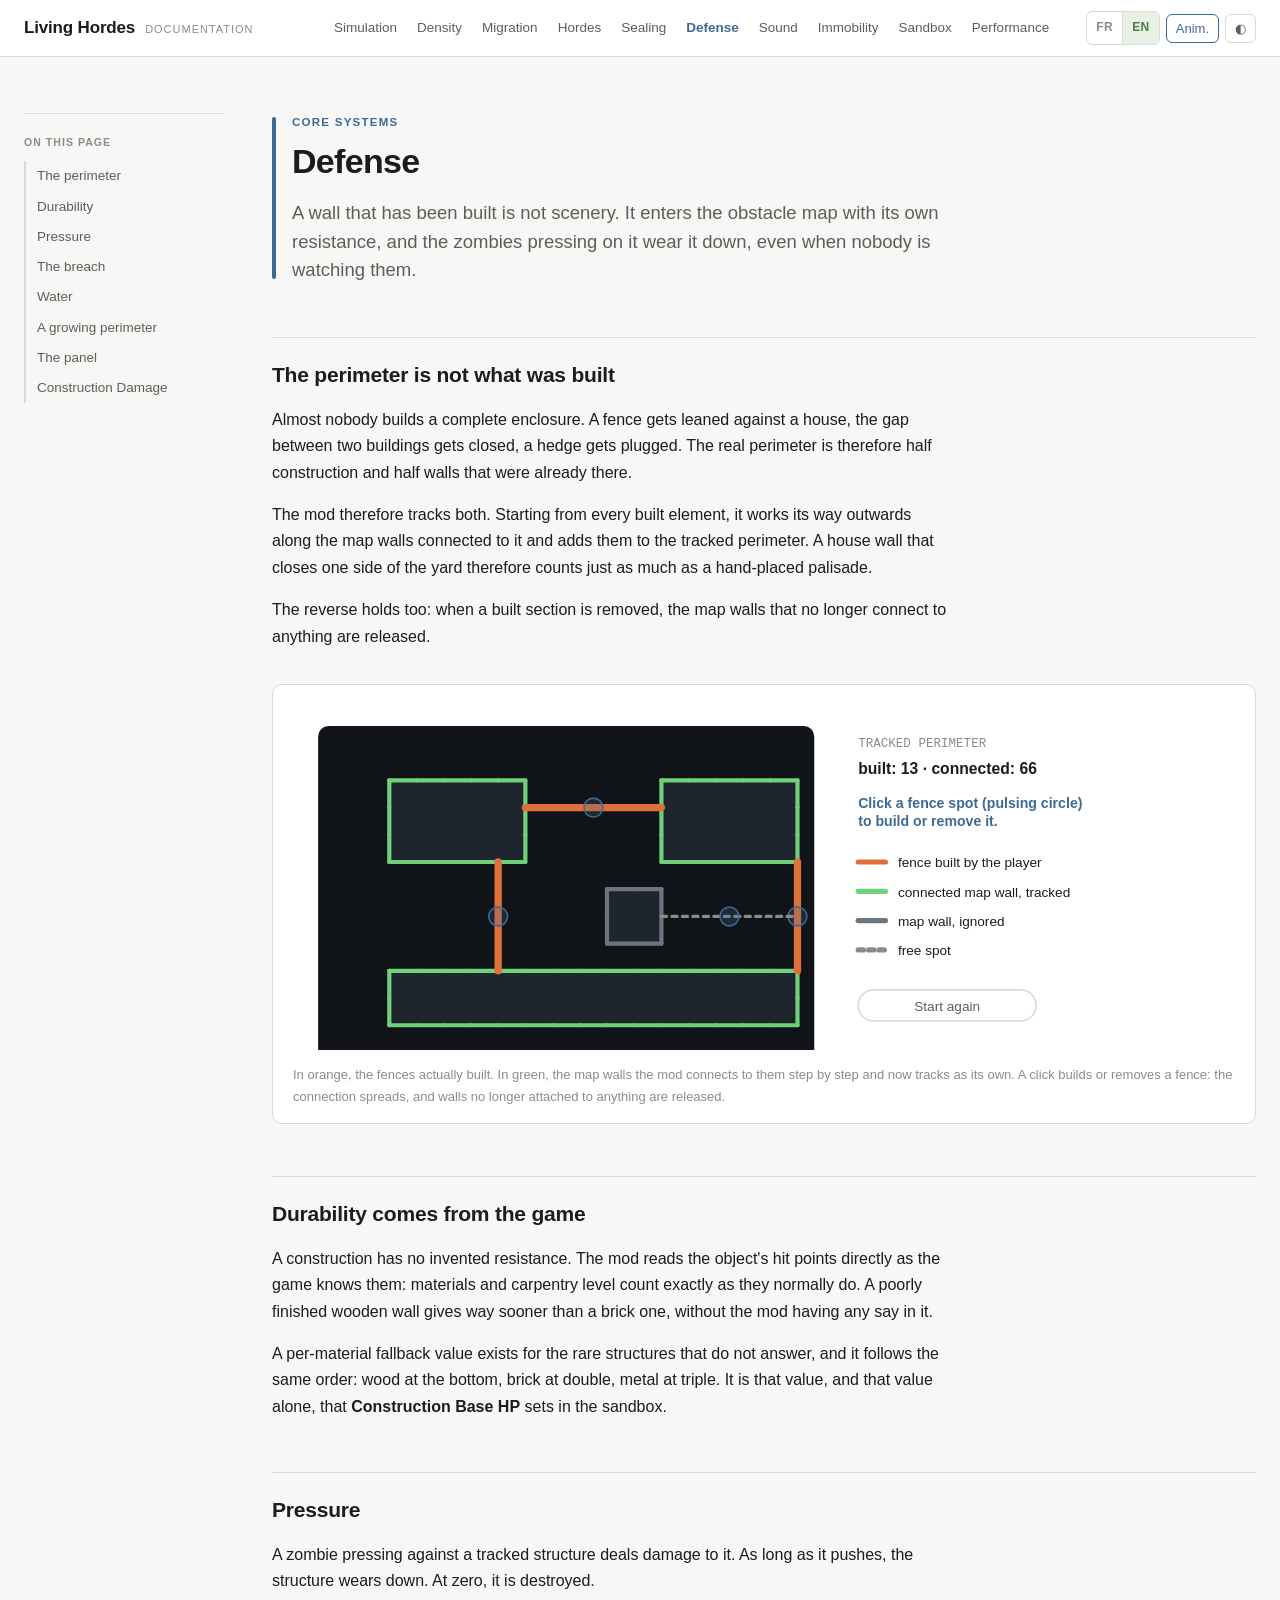
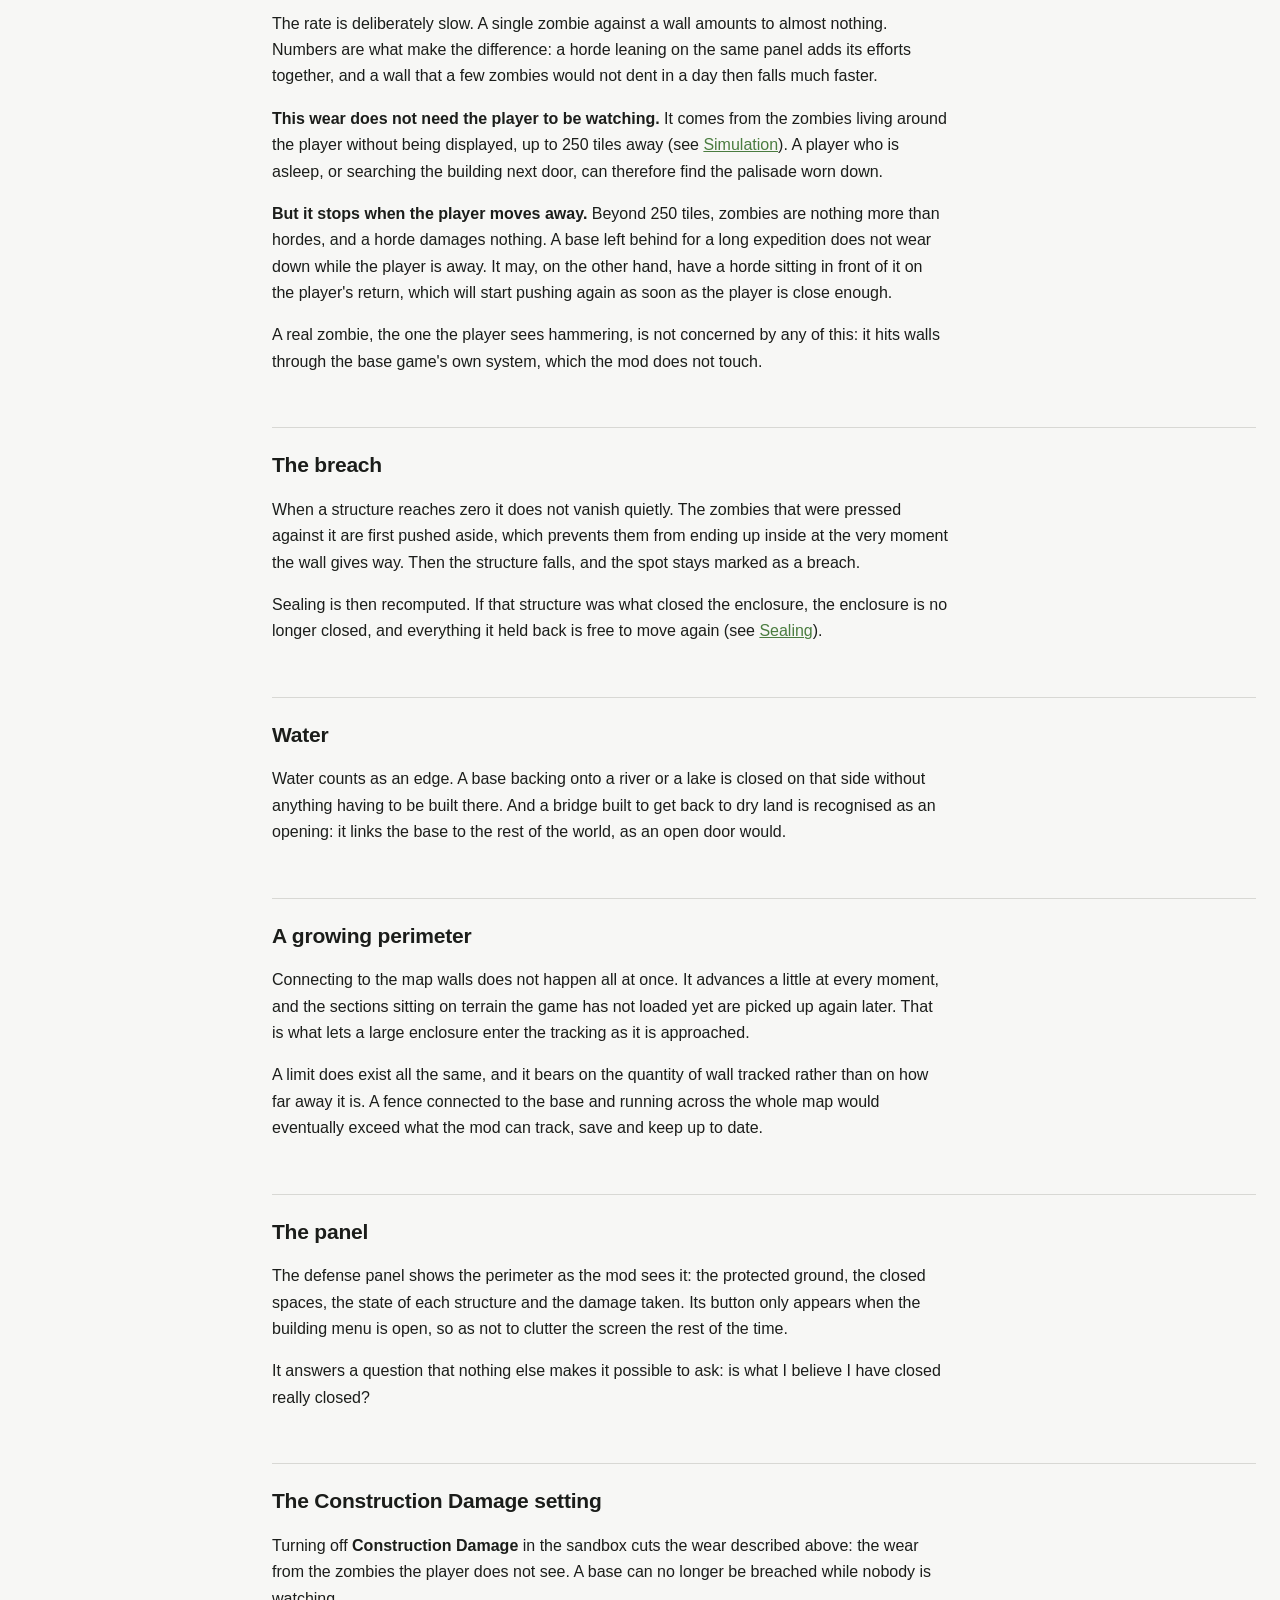
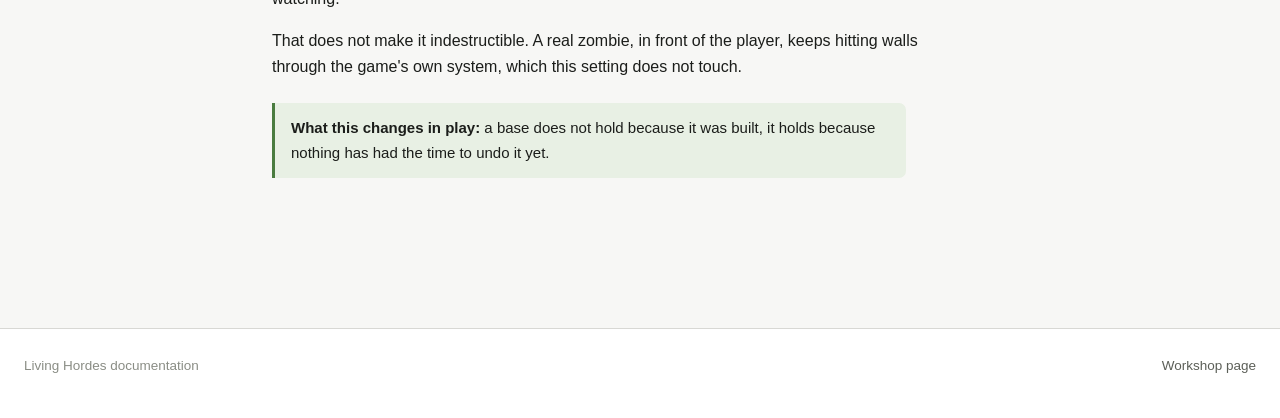
<file: defense.html>
<!doctype html>
<html lang="fr" data-title-fr="D&eacute;fense de base - Living Hordes" data-title-en="Base defense - Living Hordes">
<head>
<meta charset="utf-8">
<meta name="viewport" content="width=device-width, initial-scale=1">
<title>D&eacute;fense de base - Living Hordes</title>
<link rel="stylesheet" href="assets/site.css?v=11">
<script>
(function () {
  var d = document.documentElement, t = null, l = null;
  try {
    t = localStorage.getItem("lh-theme");
    l = localStorage.getItem("lh-lang");
  } catch (e) {}
  if (t) d.setAttribute("data-theme", t);
  if (l !== "fr" && l !== "en") {
    l = (navigator.language || "en").toLowerCase().indexOf("fr") === 0 ? "fr" : "en";
  }
  d.setAttribute("data-sitelang", l);
  d.setAttribute("lang", l);
  var tt = d.getAttribute("data-title-" + l);
  if (tt) document.title = tt;
})();
</script>
</head>
<body data-page="defense">

<header class="masthead">
  <div class="masthead-inner">
    <a class="brand" href="index.html"><b>Living Hordes</b><span>Documentation</span></a>
    <nav class="sitenav">
      <a href="simulation.html">Simulation</a>
      <a href="density.html"><span data-lang="fr">Densit&eacute;</span><span data-lang="en">Density</span></a>
      <a href="migration.html">Migration</a>
      <a href="hordes.html">Hordes</a>
      <a href="sealing.html"><span data-lang="fr">Scellement</span><span data-lang="en">Sealing</span></a>
      <a href="defense.html" aria-current="page"><span data-lang="fr">D&eacute;fense</span><span data-lang="en">Defense</span></a>
      <a href="sound.html"><span data-lang="fr">Son</span><span data-lang="en">Sound</span></a>
      <a href="immobility.html"><span data-lang="fr">Immobilit&eacute;</span><span data-lang="en">Immobility</span></a>
      <a href="sandbox.html">Sandbox</a>
      <a href="performance.html">Performance</a>
    </nav>
    <div class="tools">
      <div class="langtoggle">
        <button type="button" data-setlang="fr">FR</button>
        <button type="button" data-setlang="en">EN</button>
      </div>
      <button class="motiontoggle" id="motion-toggle" type="button" aria-pressed="false"
              title="Animations">Anim.</button>
      <button class="themetoggle" id="theme-toggle" type="button"
              title="Th&egrave;me / Theme">&#9680;</button>
    </div>
  </div>
</header>

<div class="wrap">
  <aside class="toc">
    <div class="toc-sticky">
      <h2><span data-lang="fr">Sur cette page</span><span data-lang="en">On this page</span></h2>
      <a href="#perimetre"><span data-lang="fr">Le p&eacute;rim&egrave;tre</span><span data-lang="en">The perimeter</span></a>
      <a href="#durabilite"><span data-lang="fr">La durabilit&eacute;</span><span data-lang="en">Durability</span></a>
      <a href="#pression"><span data-lang="fr">La pression</span><span data-lang="en">Pressure</span></a>
      <a href="#breche"><span data-lang="fr">La br&egrave;che</span><span data-lang="en">The breach</span></a>
      <a href="#eau"><span data-lang="fr">L'eau</span><span data-lang="en">Water</span></a>
      <a href="#grandit"><span data-lang="fr">Un p&eacute;rim&egrave;tre qui grandit</span><span data-lang="en">A growing perimeter</span></a>
      <a href="#panneau"><span data-lang="fr">Le panneau</span><span data-lang="en">The panel</span></a>
      <a href="#reglage"><span data-lang="fr">D&eacute;g&acirc;ts aux constructions</span><span data-lang="en">Construction Damage</span></a>
    </div>
  </aside>

  <main>
    <div class="prose pagehead">
      <p class="eyebrow"><span data-lang="fr">Syst&egrave;mes centraux</span><span data-lang="en">Core systems</span></p>
      <h1><span data-lang="fr">D&eacute;fense</span><span data-lang="en">Defense</span></h1>
      <p class="lead" data-lang="fr">Un mur construit n'est pas un d&eacute;cor. Il entre dans la carte des
      obstacles avec sa r&eacute;sistance, et les zombies qui le pressent l'usent, m&ecirc;me quand
      personne ne les regarde.</p>
      <p class="lead" data-lang="en">A wall that has been built is not scenery. It enters the
      obstacle map with its own resistance, and the zombies pressing on it wear it down, even when
      nobody is watching them.</p>
    </div>

    <h2 id="perimetre"><span data-lang="fr">Le p&eacute;rim&egrave;tre n'est pas ce qui a &eacute;t&eacute; construit</span><span data-lang="en">The perimeter is not what was built</span></h2>
    <div class="prose">
      <p data-lang="fr">Presque personne ne b&acirc;tit une enceinte compl&egrave;te. On adosse une
      cl&ocirc;ture &agrave; une maison, on ferme le passage entre deux b&acirc;timents, on
      bouche une haie. Le p&eacute;rim&egrave;tre r&eacute;el est donc fait pour moiti&eacute;
      de constructions et pour moiti&eacute; de murs qui &eacute;taient d&eacute;j&agrave;
      l&agrave;.</p>
      <p data-lang="en">Almost nobody builds a complete enclosure. A fence gets leaned
      against a house, the gap between two buildings gets closed, a hedge gets plugged. The
      real perimeter is therefore half construction and half walls that were already
      there.</p>
      <p data-lang="fr">Le mod suit donc les deux. &Agrave; partir de chaque &eacute;l&eacute;ment
      construit, il remonte de proche en proche le long des murs de la carte qui y sont
      raccord&eacute;s, et les ajoute au p&eacute;rim&egrave;tre suivi. Un mur de maison qui
      ferme un c&ocirc;t&eacute; de la cour compte donc autant qu'une palissade pos&eacute;e
      &agrave; la main.</p>
      <p data-lang="en">The mod therefore tracks both. Starting from every built element, it
      works its way outwards along the map walls connected to it and adds them to the tracked
      perimeter. A house wall that closes one side of the yard therefore counts just as much as a
      hand-placed palisade.</p>
      <p data-lang="fr">L'inverse est vrai aussi : quand une portion construite est retir&eacute;e, les
      murs de la carte qui ne tiennent plus &agrave; rien sont rel&acirc;ch&eacute;s.</p>
      <p data-lang="en">The reverse holds too: when a built section is removed, the map walls
      that no longer connect to anything are released.</p>
    </div>

    <figure class="wide-fig" id="perim-fig">
      <svg viewBox="0 0 900 300" xmlns="http://www.w3.org/2000/svg" role="img"
           aria-label="Une cl&ocirc;ture construite entre deux b&acirc;timents, et le p&eacute;rim&egrave;tre complet que le mod en d&eacute;duit.">
        <g font-size="11" font-family="ui-monospace, monospace" fill="var(--text-faint)">
          <text x="24" y="20" data-lang="fr">CE QUI A &Eacute;T&Eacute; CONSTRUIT</text><text x="24" y="20" data-lang="en">WHAT WAS BUILT</text>
          <text x="486" y="20" data-lang="fr">CE QUI EST SUIVI</text><text x="486" y="20" data-lang="en">WHAT IS TRACKED</text>
        </g>

        <g opacity="0.5">
          <rect x="40" y="60" width="120" height="90" fill="var(--text-faint)" fill-opacity="0.18"
                stroke="var(--text-dim)" stroke-width="3"/>
          <rect x="290" y="60" width="110" height="90" fill="var(--text-faint)" fill-opacity="0.18"
                stroke="var(--text-dim)" stroke-width="3"/>
          <rect x="40" y="210" width="360" height="60" fill="var(--text-faint)" fill-opacity="0.18"
                stroke="var(--text-dim)" stroke-width="3"/>
        </g>
        <g stroke="var(--l3)" stroke-width="6" stroke-linecap="round">
          <path d="M 160 96 L 290 96"/>
          <path d="M 160 150 L 160 210"/>
          <path d="M 400 150 L 400 210"/>
        </g>
        <text x="225" y="86" font-size="11" fill="var(--l3)" text-anchor="middle"
              font-family="ui-monospace, monospace" data-lang="fr">cl&ocirc;ture pos&eacute;e</text>
        <text x="225" y="86" font-size="11" fill="var(--l3)" text-anchor="middle"
              font-family="ui-monospace, monospace" data-lang="en">fence placed</text>
        <text x="220" y="290" font-size="11" fill="var(--text-dim)" text-anchor="middle" data-lang="fr">trois segments</text><text x="220" y="290" font-size="11" fill="var(--text-dim)" text-anchor="middle" data-lang="en">three segments</text>

        <line x1="450" y1="34" x2="450" y2="276" stroke="var(--rule)" stroke-width="1"/>

        <g opacity="0.5">
          <rect x="490" y="60" width="120" height="90" fill="var(--text-faint)" fill-opacity="0.18"/>
          <rect x="740" y="60" width="110" height="90" fill="var(--text-faint)" fill-opacity="0.18"/>
          <rect x="490" y="210" width="360" height="60" fill="var(--text-faint)" fill-opacity="0.18"/>
        </g>
        <path d="M 610 96 L 740 96 M 610 210 L 610 150 M 850 210 L 850 150"
              stroke="var(--l3)" stroke-width="6" stroke-linecap="round" fill="none"/>
        <path d="M 490 60 L 610 60 L 610 150 L 490 150 Z
                 M 740 60 L 850 60 L 850 150 L 740 150 Z
                 M 490 210 L 850 210 L 850 270 L 490 270 Z"
              fill="none" stroke="var(--l1)" stroke-width="4"/>
        <text x="670" y="290" font-size="11" fill="var(--text-dim)" text-anchor="middle" data-lang="fr">
          un p&eacute;rim&egrave;tre continu</text>
        <text x="670" y="290" font-size="11" fill="var(--text-dim)" text-anchor="middle" data-lang="en">
          one continuous perimeter</text>
      </svg>
      <figcaption data-lang="fr">En orange, les cl&ocirc;tures r&eacute;ellement construites. En vert, les murs de la
      carte que le mod y raccorde de proche en proche et suit d&eacute;sormais comme les siens. Un clic pose
      ou retire une cl&ocirc;ture : le raccordement progresse, et les murs qui ne tiennent plus &agrave; rien
      sont rel&acirc;ch&eacute;s.</figcaption>
      <figcaption data-lang="en">In orange, the fences actually built. In green, the map walls the mod
      connects to them step by step and now tracks as its own. A click builds or removes a fence: the
      connection spreads, and walls no longer attached to anything are released.</figcaption>
    </figure>

    <h2 id="durabilite"><span data-lang="fr">La durabilit&eacute; est celle du jeu</span><span data-lang="en">Durability comes from the game</span></h2>
    <div class="prose">
      <p data-lang="fr">Une construction n'a pas de r&eacute;sistance invent&eacute;e. Le mod lit
      directement les points de vie de l'objet tel que le jeu le conna&icirc;t : les
      mat&eacute;riaux et le niveau de menuiserie comptent exactement comme d'habitude. Un mur
      de bois mal fini c&egrave;de plus vite qu'un mur de brique, sans que le mod ait &agrave; en
      d&eacute;cider.</p>
      <p data-lang="en">A construction has no invented resistance. The mod reads the object's
      hit points directly as the game knows them: materials and carpentry level count exactly as
      they normally do. A poorly finished wooden wall gives way sooner than a brick one, without
      the mod having any say in it.</p>
      <p data-lang="fr">Une valeur de repli par mat&eacute;riau existe pour les rares structures qui ne
      r&eacute;pondent pas, et elle suit le m&ecirc;me ordre : le bois en bas, la brique au
      double, le m&eacute;tal au triple. C'est elle, et elle seule, que r&egrave;gle <strong>PV de
      base des constructions</strong> dans le bac &agrave; sable.</p>
      <p data-lang="en">A per-material fallback value exists for the rare structures that do
      not answer, and it follows the same order: wood at the bottom, brick at double, metal
      at triple. It is that value, and that value alone, that <strong>Construction Base
      HP</strong> sets in the sandbox.</p>
    </div>

    <h2 id="pression"><span data-lang="fr">La pression</span><span data-lang="en">Pressure</span></h2>
    <div class="prose">
      <p data-lang="fr">Un zombie qui bute contre une structure suivie lui inflige des d&eacute;g&acirc;ts.
      Tant qu'il pousse, la structure s'use. &Agrave; z&eacute;ro, elle est
      d&eacute;truite.</p>
      <p data-lang="en">A zombie pressing against a tracked structure deals damage to it. As
      long as it pushes, the structure wears down. At zero, it is destroyed.</p>
      <p data-lang="fr">Le rythme est volontairement lent. Un zombie isol&eacute; contre un mur ne
      repr&eacute;sente presque rien. C'est le nombre qui fait la diff&eacute;rence : une horde
      appuy&eacute;e sur la m&ecirc;me paroi additionne ses efforts, et un mur que quelques
      zombies n'entameraient pas en une journ&eacute;e tombe alors bien plus vite.</p>
      <p data-lang="en">The rate is deliberately slow. A single zombie against a wall amounts
      to almost nothing. Numbers are what make the difference: a horde leaning on the same panel
      adds its efforts together, and a wall that a few zombies would not dent in a day then falls
      much faster.</p>
      <p data-lang="fr"><strong>Cette usure ne demande pas que le joueur regarde.</strong> Elle vient
      des zombies qui vivent autour de lui sans &ecirc;tre affich&eacute;s, jusqu'&agrave; 250
      tuiles (voir <a href="simulation.html">Simulation</a>). Un joueur qui dort, ou qui fouille
      le b&acirc;timent d'&agrave; c&ocirc;t&eacute;, peut donc trouver sa palissade
      entam&eacute;e.</p>
      <p data-lang="en"><strong>This wear does not need the player to be watching.</strong> It comes
      from the zombies living around the player without being displayed, up to 250 tiles away (see
      <a href="simulation.html">Simulation</a>). A player who is asleep, or searching the building
      next door, can therefore find the palisade worn down.</p>
      <p data-lang="fr"><strong>Mais elle s'arr&ecirc;te quand le joueur s'&eacute;loigne.</strong>
      Au-del&agrave; de 250 tuiles, les zombies ne sont plus que des hordes, et une horde
      n'ab&icirc;me rien. Une base laiss&eacute;e pour une longue exp&eacute;dition ne s'use pas
      en l'absence du joueur. Elle peut en revanche avoir une horde pos&eacute;e devant elle
      &agrave; son retour, qui se remettra &agrave; pousser d&egrave;s qu'il sera assez
      pr&egrave;s.</p>
      <p data-lang="en"><strong>But it stops when the player moves away.</strong> Beyond 250 tiles,
      zombies are nothing more than hordes, and a horde damages nothing. A base left behind for a
      long expedition does not wear down while the player is away. It may, on the other hand, have
      a horde sitting in front of it on the player's return, which will start pushing again as soon
      as the player is close enough.</p>
      <p data-lang="fr">Un zombie r&eacute;el, celui que le joueur voit cogner, n'est pas
      concern&eacute; par tout ceci : il frappe les murs par le syst&egrave;me du jeu de base,
      que le mod ne touche pas.</p>
      <p data-lang="en">A real zombie, the one the player sees hammering, is not concerned by any of
      this: it hits walls through the base game's own system, which the mod does not touch.</p>
    </div>

    <h2 id="breche"><span data-lang="fr">La br&egrave;che</span><span data-lang="en">The breach</span></h2>
    <div class="prose">
      <p data-lang="fr">Quand une structure atteint z&eacute;ro, elle ne dispara&icirc;t pas
      silencieusement. Les zombies qui se trouvaient contre elle sont d'abord
      &eacute;cart&eacute;s, ce qui &eacute;vite qu'ils se retrouvent &agrave;
      l'int&eacute;rieur au moment m&ecirc;me o&ugrave; le mur c&egrave;de. Puis la structure
      tombe, et l'endroit reste marqu&eacute; comme une br&egrave;che.</p>
      <p data-lang="en">When a structure reaches zero it does not vanish quietly. The zombies
      that were pressed against it are first pushed aside, which prevents them from ending up
      inside at the very moment the wall gives way. Then the structure falls, and the spot stays
      marked as a breach.</p>
      <p data-lang="fr">Le scellement est alors recalcul&eacute;. Si cette structure fermait l'enceinte,
      celle-ci n'est plus close, et tout ce qu'elle retenait redevient libre de circuler (voir
      <a href="sealing.html">Scellement</a>).</p>
      <p data-lang="en">Sealing is then recomputed. If that structure was what closed the
      enclosure, the enclosure is no longer closed, and everything it held back is free to
      move again (see <a href="sealing.html">Sealing</a>).</p>
    </div>

    <h2 id="eau"><span data-lang="fr">L'eau</span><span data-lang="en">Water</span></h2>
    <div class="prose">
      <p data-lang="fr">L'eau compte comme un bord. Une base adoss&eacute;e &agrave; une rivi&egrave;re
      ou &agrave; un lac est ferm&eacute;e de ce c&ocirc;t&eacute; sans qu'il faille y construire
      quoi que ce soit. Et un pont construit pour regagner la terre ferme est reconnu comme une
      ouverture : il relie la base au reste du monde, comme le ferait une porte ouverte.</p>
      <p data-lang="en">Water counts as an edge. A base backing onto a river or a lake is closed on
      that side without anything having to be built there. And a bridge built to get back to dry
      land is recognised as an opening: it links the base to the rest of the world, as an open door
      would.</p>
    </div>

    <h2 id="grandit"><span data-lang="fr">Un p&eacute;rim&egrave;tre qui grandit</span><span data-lang="en">A growing perimeter</span></h2>
    <div class="prose">
      <p data-lang="fr">Le raccordement aux murs de la carte ne se fait pas d'un coup. Il progresse un
      peu &agrave; chaque instant, et les portions situ&eacute;es sur du terrain que le jeu n'a pas
      encore charg&eacute; sont reprises plus tard. C'est ce qui permet &agrave; une grande
      enceinte d'entrer dans le suivi &agrave; mesure qu'elle est approch&eacute;e.</p>
      <p data-lang="en">Connecting to the map walls does not happen all at once. It advances a
      little at every moment, and the sections sitting on terrain the game has not loaded yet are
      picked up again later. That is what lets a large enclosure enter the tracking as it is
      approached.</p>
      <p data-lang="fr">Une limite existe malgr&eacute; tout, et elle porte sur la quantit&eacute; de mur
      suivi plut&ocirc;t que sur son &eacute;loignement. Une cl&ocirc;ture raccord&eacute;e
      &agrave; la base et qui traverserait la carte enti&egrave;re finirait par
      d&eacute;passer ce que le mod peut suivre, sauvegarder et tenir &agrave; jour.</p>
      <p data-lang="en">A limit does exist all the same, and it bears on the quantity of wall
      tracked rather than on how far away it is. A fence connected to the base and running
      across the whole map would eventually exceed what the mod can track, save and keep up
      to date.</p>
    </div>

    <h2 id="panneau"><span data-lang="fr">Le panneau</span><span data-lang="en">The panel</span></h2>
    <div class="prose">
      <p data-lang="fr">Le panneau de d&eacute;fense montre le p&eacute;rim&egrave;tre tel que le mod le
      voit : le sol prot&eacute;g&eacute;, les espaces ferm&eacute;s, l'&eacute;tat de chaque
      structure et les d&eacute;g&acirc;ts subis. Son bouton n'appara&icirc;t que lorsque le menu
      de construction est ouvert, pour ne pas encombrer l'&eacute;cran le reste du temps.</p>
      <p data-lang="en">The defense panel shows the perimeter as the mod sees it: the protected
      ground, the closed spaces, the state of each structure and the damage taken. Its button only
      appears when the building menu is open, so as not to clutter the screen the rest of the
      time.</p>
      <p data-lang="fr">Il r&eacute;pond &agrave; une question que rien d'autre ne permet de poser : ce
      que je crois avoir ferm&eacute; l'est-il vraiment ?</p>
      <p data-lang="en">It answers a question that nothing else makes it possible to ask: is what I
      believe I have closed really closed?</p>
    </div>

    <h2 id="reglage"><span data-lang="fr">Le r&eacute;glage D&eacute;g&acirc;ts aux constructions</span><span data-lang="en">The Construction Damage setting</span></h2>
    <div class="prose">
      <p data-lang="fr">D&eacute;sactiver <strong>D&eacute;g&acirc;ts aux constructions</strong> dans le
      bac &agrave; sable coupe l'usure d&eacute;crite plus haut : celle des zombies que le joueur
      ne voit pas. Une base ne peut plus &ecirc;tre perc&eacute;e pendant que personne ne
      regarde.</p>
      <p data-lang="en">Turning off <strong>Construction Damage</strong> in the sandbox cuts the wear
      described above: the wear from the zombies the player does not see. A base can no longer be
      breached while nobody is watching.</p>
      <p data-lang="fr">Cela ne la rend pas indestructible. Un zombie r&eacute;el, devant le joueur,
      continue de frapper les murs par le syst&egrave;me du jeu, que ce r&eacute;glage ne touche
      pas.</p>
      <p data-lang="en">That does not make it indestructible. A real zombie, in front of the player,
      keeps hitting walls through the game's own system, which this setting does not touch.</p>
    </div>

    <div class="note">
      <p data-lang="fr"><strong>Ce que &ccedil;a change en jeu :</strong> une base ne tient pas parce
      qu'elle a &eacute;t&eacute; construite, elle tient parce que rien n'a encore eu le
      temps de la d&eacute;faire.</p>
      <p data-lang="en"><strong>What this changes in play:</strong> a base does not hold
      because it was built, it holds because nothing has had the time to undo it yet.</p>
    </div>
  </main>
</div>

<footer>
  <div class="footer-inner">
    <span data-lang="fr">Documentation Living Hordes</span><span data-lang="en">Living Hordes documentation</span>
    <span><a href="https://steamcommunity.com/sharedfiles/filedetails/?id=3691686404"><span data-lang="fr">Page Workshop</span><span data-lang="en">Workshop page</span></a></span>
  </div>
</footer>

<script src="assets/perimeter.js?v=1"></script>
<script src="assets/site.js?v=6"></script>
</body>
</html>
</file>
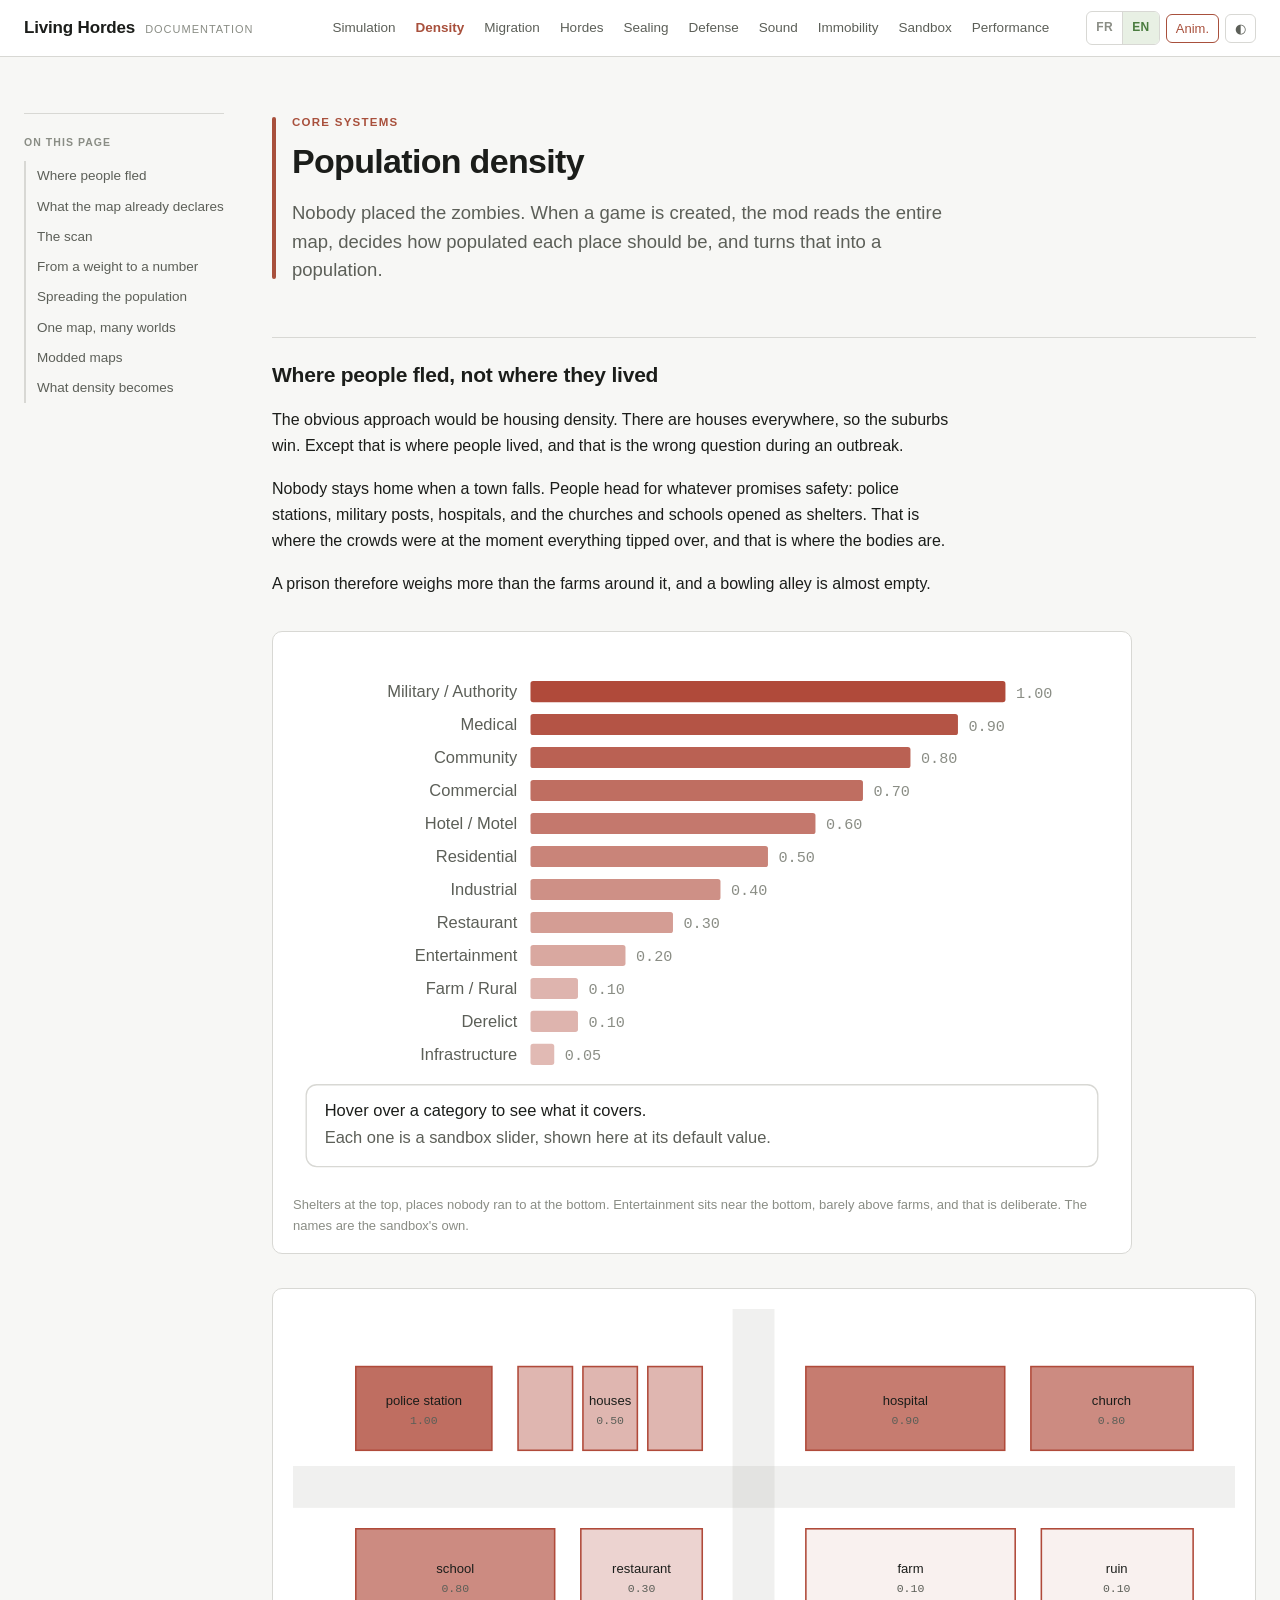
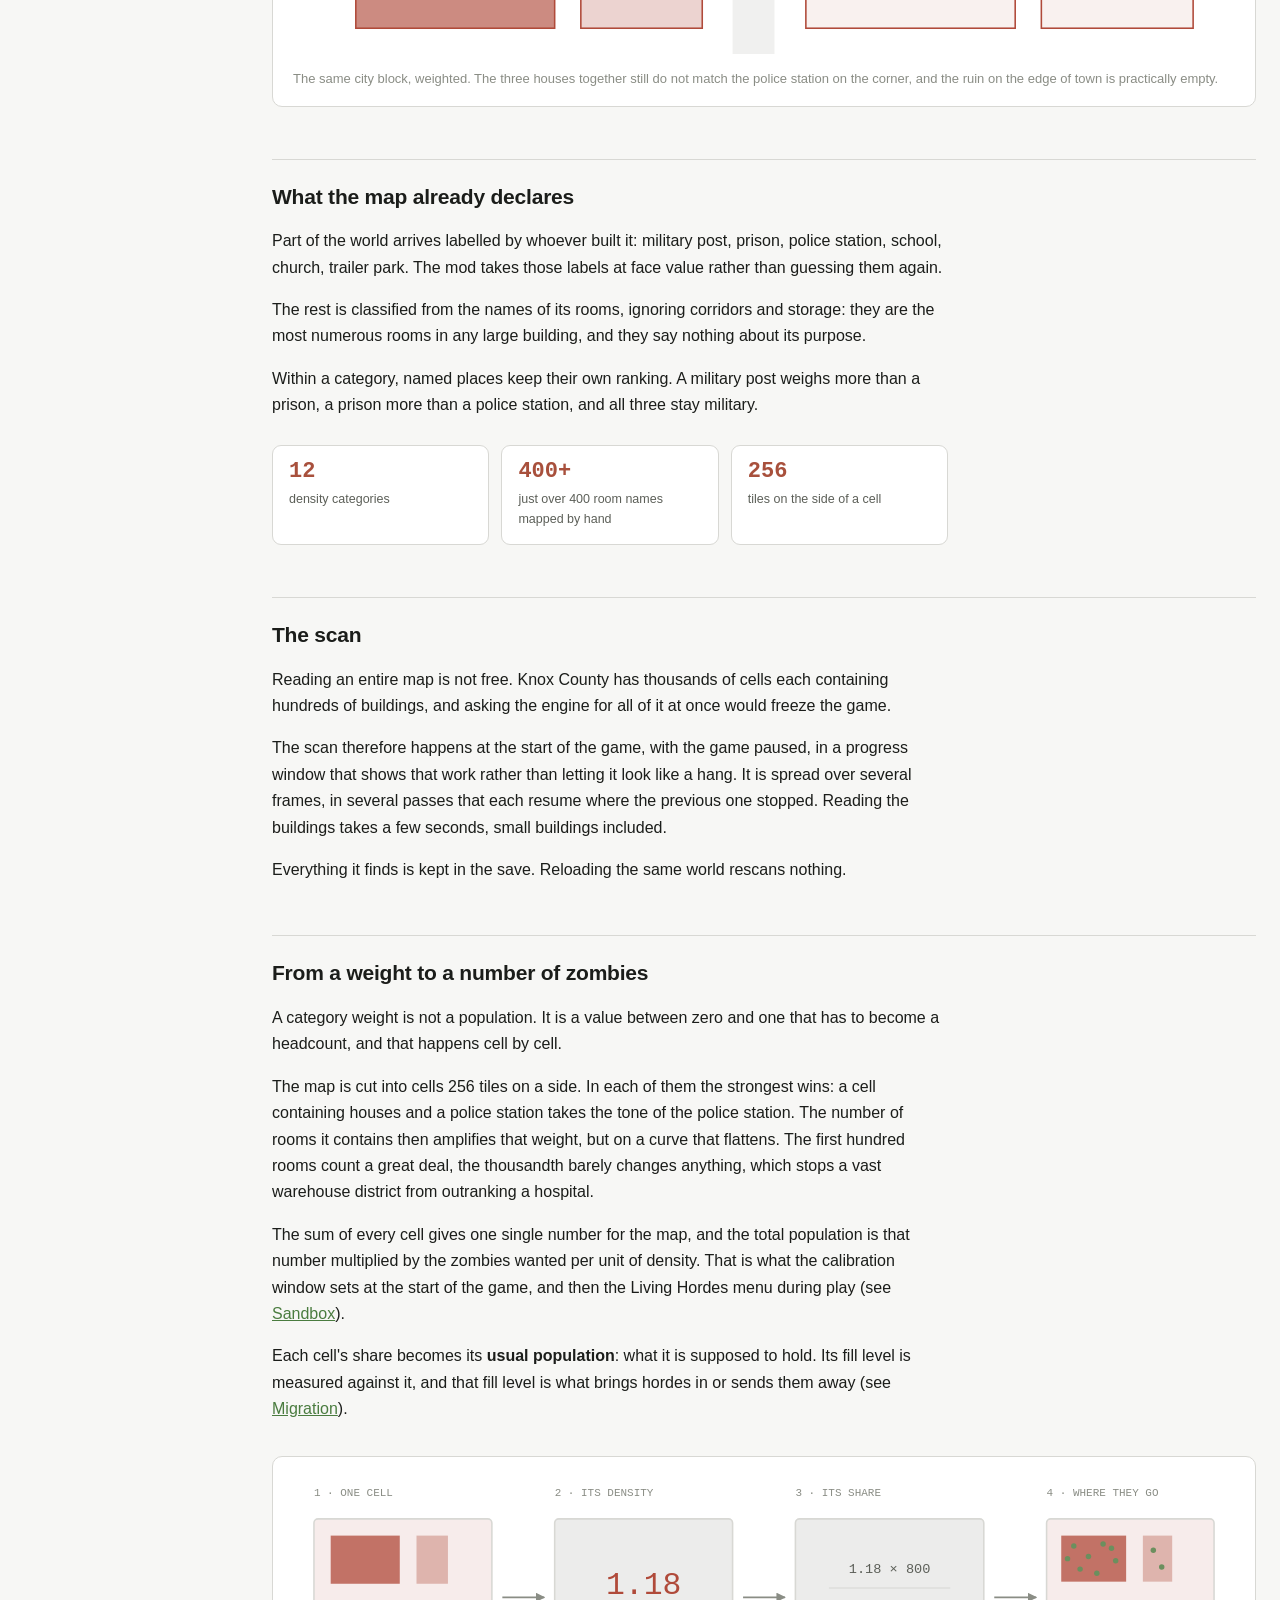
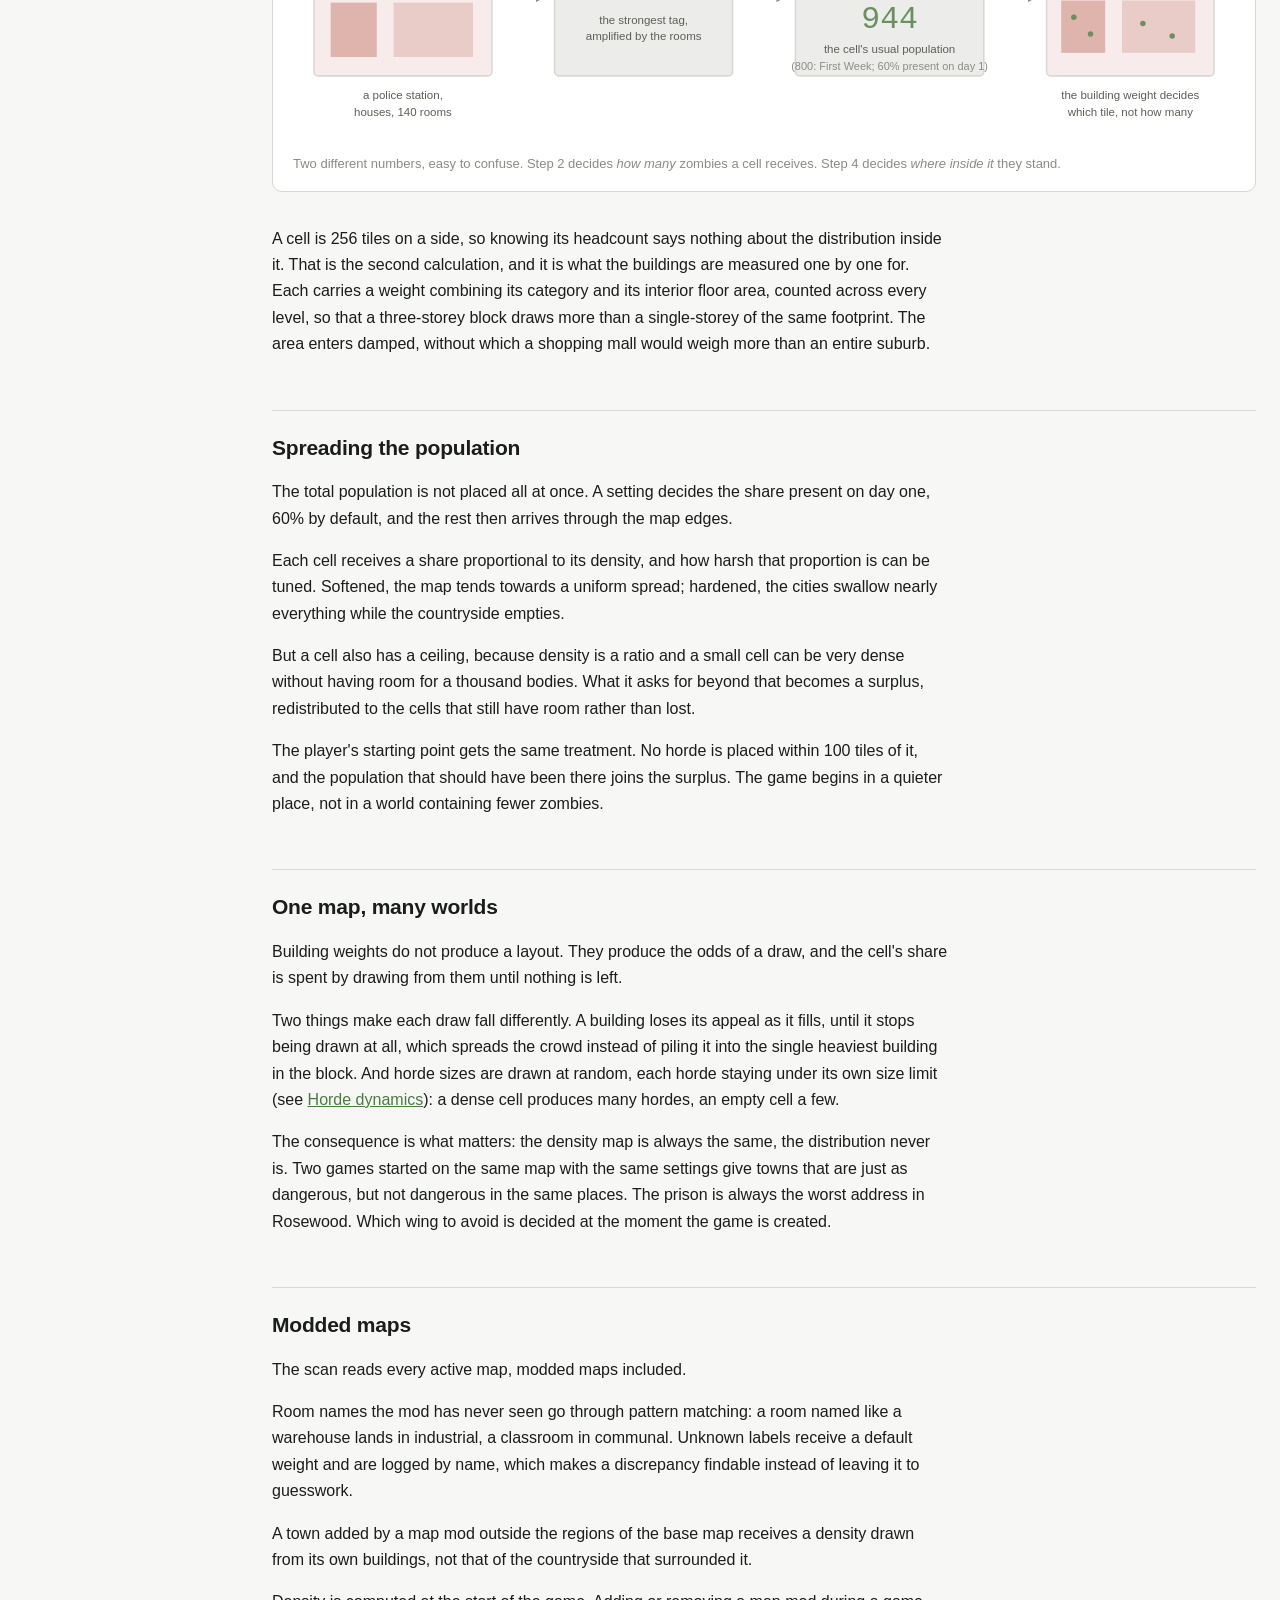
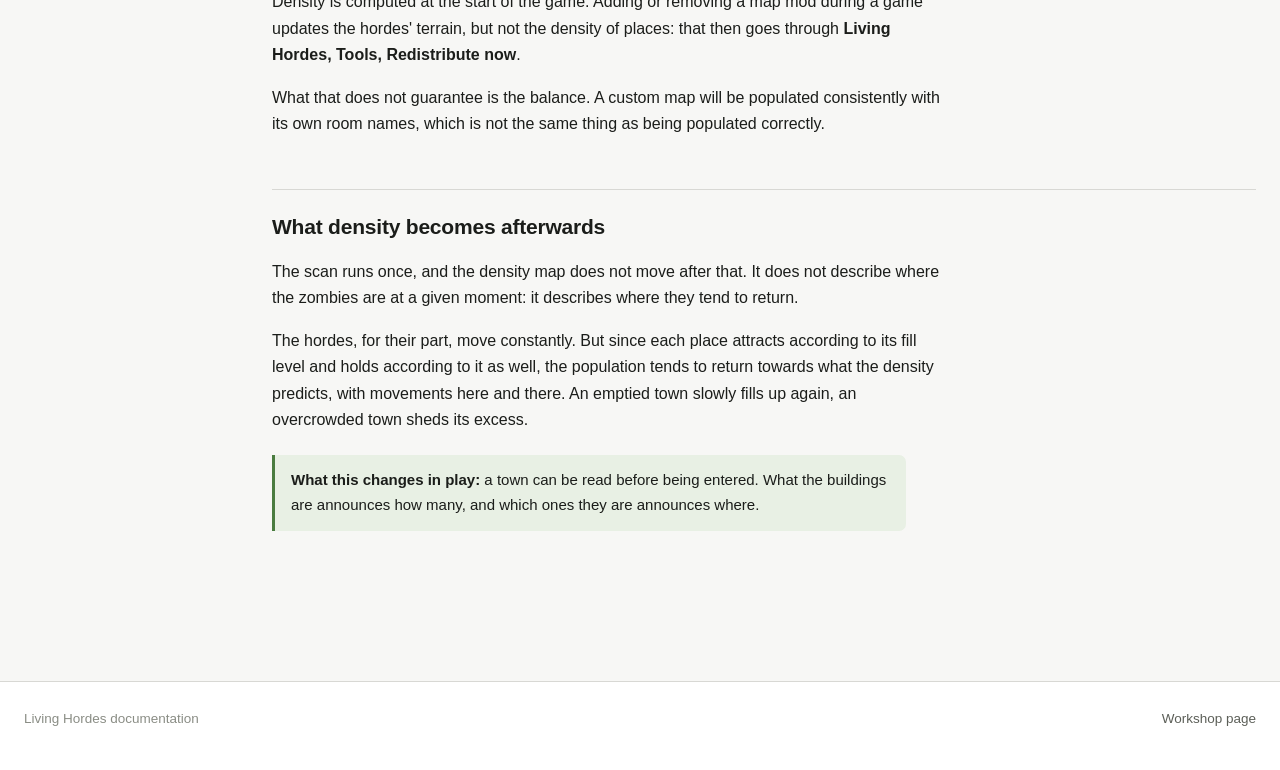
<file: density.html>
<!doctype html>
<html lang="fr" data-title-fr="Densit&eacute; de population - Living Hordes" data-title-en="Population density - Living Hordes">
<head>
<meta charset="utf-8">
<meta name="viewport" content="width=device-width, initial-scale=1">
<title>Densit&eacute; de population - Living Hordes</title>
<link rel="stylesheet" href="assets/site.css?v=11">
<script>
(function () {
  var d = document.documentElement, t = null, l = null;
  try {
    t = localStorage.getItem("lh-theme");
    l = localStorage.getItem("lh-lang");
  } catch (e) {}
  if (t) d.setAttribute("data-theme", t);
  if (l !== "fr" && l !== "en") {
    l = (navigator.language || "en").toLowerCase().indexOf("fr") === 0 ? "fr" : "en";
  }
  d.setAttribute("data-sitelang", l);
  d.setAttribute("lang", l);
  var tt = d.getAttribute("data-title-" + l);
  if (tt) document.title = tt;
})();
</script>
</head>
<body data-page="density">

<header class="masthead">
  <div class="masthead-inner">
    <a class="brand" href="index.html"><b>Living Hordes</b><span>Documentation</span></a>
    <nav class="sitenav">
      <a href="simulation.html">Simulation</a>
      <a href="density.html" aria-current="page"><span data-lang="fr">Densit&eacute;</span><span data-lang="en">Density</span></a>
      <a href="migration.html">Migration</a>
      <a href="hordes.html">Hordes</a>
      <a href="sealing.html"><span data-lang="fr">Scellement</span><span data-lang="en">Sealing</span></a>
      <a href="defense.html"><span data-lang="fr">D&eacute;fense</span><span data-lang="en">Defense</span></a>
      <a href="sound.html"><span data-lang="fr">Son</span><span data-lang="en">Sound</span></a>
      <a href="immobility.html"><span data-lang="fr">Immobilit&eacute;</span><span data-lang="en">Immobility</span></a>
      <a href="sandbox.html">Sandbox</a>
      <a href="performance.html">Performance</a>
    </nav>
    <div class="tools">
      <div class="langtoggle">
        <button type="button" data-setlang="fr">FR</button>
        <button type="button" data-setlang="en">EN</button>
      </div>
      <button class="motiontoggle" id="motion-toggle" type="button" aria-pressed="false"
              title="Animations">Anim.</button>
      <button class="themetoggle" id="theme-toggle" type="button"
              title="Th&egrave;me / Theme">&#9680;</button>
    </div>
  </div>
</header>

<div class="wrap">
  <aside class="toc">
    <div class="toc-sticky">
      <h2><span data-lang="fr">Sur cette page</span><span data-lang="en">On this page</span></h2>
      <a href="#fui"><span data-lang="fr">O&ugrave; les gens ont fui</span><span data-lang="en">Where people fled</span></a>
      <a href="#declare"><span data-lang="fr">Ce que la carte d&eacute;clare</span><span data-lang="en">What the map already declares</span></a>
      <a href="#scan"><span data-lang="fr">Le scan</span><span data-lang="en">The scan</span></a>
      <a href="#nombre"><span data-lang="fr">D'un poids &agrave; un nombre</span><span data-lang="en">From a weight to a number</span></a>
      <a href="#repartir"><span data-lang="fr">R&eacute;partir la population</span><span data-lang="en">Spreading the population</span></a>
      <a href="#loterie"><span data-lang="fr">Une carte, plusieurs mondes</span><span data-lang="en">One map, many worlds</span></a>
      <a href="#moddees"><span data-lang="fr">Cartes modd&eacute;es</span><span data-lang="en">Modded maps</span></a>
      <a href="#ensuite"><span data-lang="fr">Ce que la densit&eacute; devient</span><span data-lang="en">What density becomes</span></a>
    </div>
  </aside>

  <main>
    <div class="prose pagehead">
      <p class="eyebrow"><span data-lang="fr">Syst&egrave;mes centraux</span><span data-lang="en">Core systems</span></p>
      <h1><span data-lang="fr">Densit&eacute; de population</span><span data-lang="en">Population density</span></h1>
      <p class="lead" data-lang="fr">Personne n'a plac&eacute; les zombies. &Agrave; la cr&eacute;ation
      d'une partie, le mod lit la carte enti&egrave;re, d&eacute;cide &agrave; quel point
      chaque endroit doit &ecirc;tre peupl&eacute;, et transforme &ccedil;a en population.</p>
      <p class="lead" data-lang="en">Nobody placed the zombies. When a game is created, the mod reads
      the entire map, decides how populated each place should be, and turns that into a
      population.</p>
    </div>

    <h2 id="fui"><span data-lang="fr">O&ugrave; les gens ont fui, pas o&ugrave; ils vivaient</span><span data-lang="en">Where people fled, not where they lived</span></h2>
    <div class="prose">
      <p data-lang="fr">L'approche &eacute;vidente serait la densit&eacute; d'habitation. Il y a des
      maisons partout, donc la banlieue l'emporte. Sauf que c'est l&agrave; que les gens
      vivaient, et c'est la mauvaise question pendant une &eacute;pid&eacute;mie.</p>
      <p data-lang="en">The obvious approach would be housing density. There are houses everywhere,
      so the suburbs win. Except that is where people lived, and that is the wrong question
      during an outbreak.</p>
      <p data-lang="fr">Personne ne reste chez soi quand une ville tombe. On va vers ce qui promet la
      s&eacute;curit&eacute; : commissariats, postes militaires, h&ocirc;pitaux, et les
      &eacute;glises et &eacute;coles ouvertes en refuge. C'est l&agrave; qu'&eacute;taient
      les foules au moment o&ugrave; tout a bascul&eacute;, et c'est l&agrave; que sont
      les corps.</p>
      <p data-lang="en">Nobody stays home when a town falls. People head for whatever promises
      safety: police stations, military posts, hospitals, and the churches and schools opened as
      shelters. That is where the crowds were at the moment everything tipped over, and that is
      where the bodies are.</p>
      <p data-lang="fr">Une prison p&egrave;se donc plus lourd que les fermes autour, et un bowling est
      presque vide.</p>
      <p data-lang="en">A prison therefore weighs more than the farms around it, and a bowling alley
      is almost empty.</p>
    </div>

    <figure id="cat-fig">
      <svg viewBox="0 0 620 400" xmlns="http://www.w3.org/2000/svg" role="img"
           aria-label="Les douze cat&eacute;gories de densit&eacute; class&eacute;es par poids, avec leur valeur par d&eacute;faut.">
        <g font-size="12.5" fill="var(--text-dim)">
          <g class="catbar" tabindex="0" data-desc-fr="Bases militaires, prisons, police, pompiers, stands de tir. Les civils ont fui vers l'autorit&eacute; pour &ecirc;tre prot&eacute;g&eacute;s." data-desc-en="Army bases, prisons, police, fire stations, shooting ranges. Civilians fled to authority for protection.">
            <rect x="0" y="18" width="620" height="25" fill="transparent"/>
            <text x="170" y="34" text-anchor="end" data-lang="fr">Militaire / Autorit&eacute;</text><text x="170" y="34" text-anchor="end" data-lang="en">Military / Authority</text>
            <rect class="catfill" x="180" y="22" width="360" height="16" rx="2" fill="var(--l3)" fill-opacity="1.00"/>
            <text x="548" y="34.5" class="catval" data-lang="both">1.00</text>
          </g>
          <g class="catbar" tabindex="0" data-desc-fr="H&ocirc;pitaux, cliniques, pharmacies, maisons de retraite. Les bless&eacute;s et malades ont afflu&eacute;." data-desc-en="Hospitals, clinics, pharmacies, nursing homes. The sick and injured flooded in.">
            <rect x="0" y="43" width="620" height="25" fill="transparent"/>
            <text x="170" y="59" text-anchor="end" data-lang="fr">M&eacute;dical</text><text x="170" y="59" text-anchor="end" data-lang="en">Medical</text>
            <rect class="catfill" x="180" y="47" width="324" height="16" rx="2" fill="var(--l3)" fill-opacity="0.94"/>
            <text x="512" y="59.5" class="catval" data-lang="both">0.90</text>
          </g>
          <g class="catbar" tabindex="0" data-desc-fr="&Eacute;coles, universit&eacute;s, &eacute;glises, biblioth&egrave;ques, mairies. Utilis&eacute;s comme refuges d'urgence pendant l'effondrement." data-desc-en="Schools, universities, churches, libraries, city halls. Used as emergency shelters during the collapse.">
            <rect x="0" y="68" width="620" height="25" fill="transparent"/>
            <text x="170" y="84" text-anchor="end" data-lang="fr">Public</text><text x="170" y="84" text-anchor="end" data-lang="en">Community</text>
            <rect class="catfill" x="180" y="72" width="288" height="16" rx="2" fill="var(--l3)" fill-opacity="0.87"/>
            <text x="476" y="84.5" class="catval" data-lang="both">0.80</text>
          </g>
          <g class="catbar" tabindex="0" data-desc-fr="Magasins, centres commerciaux, stations-service, banques. Pill&eacute;s pendant la panique puis abandonn&eacute;s." data-desc-en="Shops, malls, gas stations, banks. Looted during the panic then abandoned.">
            <rect x="0" y="93" width="620" height="25" fill="transparent"/>
            <text x="170" y="109" text-anchor="end" data-lang="fr">Commerce</text><text x="170" y="109" text-anchor="end" data-lang="en">Commercial</text>
            <rect class="catfill" x="180" y="97" width="252" height="16" rx="2" fill="var(--l3)" fill-opacity="0.80"/>
            <text x="440" y="109.5" class="catval" data-lang="both">0.70</text>
          </g>
          <g class="catbar" tabindex="0" data-desc-fr="H&ocirc;tels et motels. Des voyageurs coinc&eacute;s, incapables de rentrer chez eux." data-desc-en="Hotels and motels. Travellers got stranded and could not go home.">
            <rect x="0" y="118" width="620" height="25" fill="transparent"/>
            <text x="170" y="134" text-anchor="end" data-lang="fr">H&ocirc;tel / Motel</text><text x="170" y="134" text-anchor="end" data-lang="en">Hotel / Motel</text>
            <rect class="catfill" x="180" y="122" width="216" height="16" rx="2" fill="var(--l3)" fill-opacity="0.74"/>
            <text x="404" y="134.5" class="catval" data-lang="both">0.60</text>
          </g>
          <g class="catbar" tabindex="0" data-desc-fr="Maisons, mobil-homes, appartements. Les gens sont rest&eacute;s ou sont morts chez eux." data-desc-en="Houses, trailer parks, apartments. People stayed or died at home.">
            <rect x="0" y="143" width="620" height="25" fill="transparent"/>
            <text x="170" y="159" text-anchor="end" data-lang="fr">R&eacute;sidentiel</text><text x="170" y="159" text-anchor="end" data-lang="en">Residential</text>
            <rect class="catfill" x="180" y="147" width="180" height="16" rx="2" fill="var(--l3)" fill-opacity="0.68"/>
            <text x="368" y="159.5" class="catval" data-lang="both">0.50</text>
          </g>
          <g class="catbar" tabindex="0" data-desc-fr="Usines, entrep&ocirc;ts, bureaux, chantiers. Les ouvriers sont partis rentrer chez eux au d&eacute;but de l'&eacute;pid&eacute;mie." data-desc-en="Factories, warehouses, offices, construction sites. Workers left to go home when the outbreak hit.">
            <rect x="0" y="168" width="620" height="25" fill="transparent"/>
            <text x="170" y="184" text-anchor="end" data-lang="fr">Industriel</text><text x="170" y="184" text-anchor="end" data-lang="en">Industrial</text>
            <rect class="catfill" x="180" y="172" width="144" height="16" rx="2" fill="var(--l3)" fill-opacity="0.61"/>
            <text x="332" y="184.5" class="catval" data-lang="both">0.40</text>
          </g>
          <g class="catbar" tabindex="0" data-desc-fr="Restos, caf&eacute;s, fast-foods, bars. Abandonn&eacute;s rapidement d&egrave;s le d&eacute;but de la panique." data-desc-en="Diners, cafes, fast food, bars. Abandoned quickly once the panic started.">
            <rect x="0" y="193" width="620" height="25" fill="transparent"/>
            <text x="170" y="209" text-anchor="end" data-lang="fr">Restauration</text><text x="170" y="209" text-anchor="end" data-lang="en">Restaurant</text>
            <rect class="catfill" x="180" y="197" width="108" height="16" rx="2" fill="var(--l3)" fill-opacity="0.54"/>
            <text x="296" y="209.5" class="catval" data-lang="both">0.30</text>
          </g>
          <g class="catbar" tabindex="0" data-desc-fr="Th&eacute;&acirc;tres, strip clubs, stades, bowlings, festivals, salles de sport. Personne n'y a fui pendant l'effondrement." data-desc-en="Theatres, strip clubs, stadiums, bowling, festivals, gyms. Nobody fled to these during the collapse.">
            <rect x="0" y="218" width="620" height="25" fill="transparent"/>
            <text x="170" y="234" text-anchor="end" data-lang="fr">Loisir</text><text x="170" y="234" text-anchor="end" data-lang="en">Entertainment</text>
            <rect class="catfill" x="180" y="222" width="72" height="16" rx="2" fill="var(--l3)" fill-opacity="0.48"/>
            <text x="260" y="234.5" class="catval" data-lang="both">0.20</text>
          </g>
          <g class="catbar" tabindex="0" data-desc-fr="Granges, &eacute;tables, fermes, ranchs. Peu de monde, surtout des familles et quelques r&eacute;fugi&eacute;s urbains." data-desc-en="Barns, stables, farmhouses, ranches. Few people, mostly families and a handful of urban refugees.">
            <rect x="0" y="243" width="620" height="25" fill="transparent"/>
            <text x="170" y="259" text-anchor="end" data-lang="fr">Ferme / Rural</text><text x="170" y="259" text-anchor="end" data-lang="en">Farm / Rural</text>
            <rect class="catfill" x="180" y="247" width="36" height="16" rx="2" fill="var(--l3)" fill-opacity="0.41"/>
            <text x="224" y="259.5" class="catval" data-lang="both">0.10</text>
          </g>
          <g class="catbar" tabindex="0" data-desc-fr="Lieux d&eacute;sert&eacute;s, squats et laboratoires de drogue d&eacute;j&agrave; vides avant l'&eacute;pid&eacute;mie." data-desc-en="Abandoned, vacated and drug-related spaces that were already empty before the outbreak.">
            <rect x="0" y="268" width="620" height="25" fill="transparent"/>
            <text x="170" y="284" text-anchor="end" data-lang="fr">Abandonn&eacute;</text><text x="170" y="284" text-anchor="end" data-lang="en">Derelict</text>
            <rect class="catfill" x="180" y="272" width="36" height="16" rx="2" fill="var(--l3)" fill-opacity="0.41"/>
            <text x="224" y="284.5" class="catval" data-lang="both">0.10</text>
          </g>
          <g class="catbar" tabindex="0" data-desc-fr="Couloirs, stockage, toilettes, garages, remises. Espaces de transit sans logique de population." data-desc-en="Corridors, storage, bathrooms, garages, sheds. Pure transit spaces with no population logic.">
            <rect x="0" y="293" width="620" height="25" fill="transparent"/>
            <text x="170" y="309" text-anchor="end" data-lang="fr">Infrastructure</text><text x="170" y="309" text-anchor="end" data-lang="en">Infrastructure</text>
            <rect class="catfill" x="180" y="297" width="18" height="16" rx="2" fill="var(--l3)" fill-opacity="0.38"/>
            <text x="206" y="309.5" class="catval" data-lang="both">0.05</text>
          </g>
        </g>
        <rect x="10" y="328" width="600" height="62" rx="8" fill="var(--bg-raised)" stroke="var(--rule)"/>
        <g font-size="12.5" fill="var(--text)">
          <text id="cat-desc-fr1" x="24" y="352" data-lang="fr">Survoler une cat&eacute;gorie pour voir ce qu'elle regroupe.</text>
          <text id="cat-desc-fr2" x="24" y="372" data-lang="fr" fill="var(--text-dim)">Chacune est un curseur du bac &agrave; sable, avec ici sa valeur par d&eacute;faut.</text>
          <text id="cat-desc-en1" x="24" y="352" data-lang="en">Hover over a category to see what it covers.</text>
          <text id="cat-desc-en2" x="24" y="372" data-lang="en" fill="var(--text-dim)">Each one is a sandbox slider, shown here at its default value.</text>
        </g>
      </svg>
      <figcaption data-lang="fr">Les refuges en haut, les endroits o&ugrave; personne n'a couru en bas. Les loisirs
      sont tout en bas, &agrave; peine au-dessus des fermes, et c'est volontaire. Les noms sont ceux
      du bac &agrave; sable.</figcaption>
      <figcaption data-lang="en">Shelters at the top, places nobody ran to at the bottom. Entertainment
      sits near the bottom, barely above farms, and that is deliberate. The names are the
      sandbox's own.</figcaption>
    </figure>

    <figure class="wide-fig">
      <svg viewBox="0 0 900 330" xmlns="http://www.w3.org/2000/svg" role="img"
           aria-label="Plan d'un quartier o&ugrave; chaque b&acirc;timent est ombr&eacute; selon son poids de densit&eacute;.">
        <rect x="0" y="150" width="900" height="40" fill="var(--text-faint)" fill-opacity="0.13"/>
        <rect x="420" y="0" width="40" height="330" fill="var(--text-faint)" fill-opacity="0.13"/>
        <g stroke="var(--l3)" stroke-width="1.5">
          <rect x="60"  y="55"  width="130" height="80" fill="var(--l3)" fill-opacity="0.80"/>
          <rect x="215" y="55"  width="52"  height="80" fill="var(--l3)" fill-opacity="0.40"/>
          <rect x="277" y="55"  width="52"  height="80" fill="var(--l3)" fill-opacity="0.40"/>
          <rect x="339" y="55"  width="52"  height="80" fill="var(--l3)" fill-opacity="0.40"/>
          <rect x="490" y="55"  width="190" height="80" fill="var(--l3)" fill-opacity="0.72"/>
          <rect x="705" y="55"  width="155" height="80" fill="var(--l3)" fill-opacity="0.64"/>
          <rect x="60"  y="210" width="190" height="95" fill="var(--l3)" fill-opacity="0.64"/>
          <rect x="275" y="210" width="116" height="95" fill="var(--l3)" fill-opacity="0.24"/>
          <rect x="490" y="210" width="200" height="95" fill="var(--l3)" fill-opacity="0.08"/>
          <rect x="715" y="210" width="145" height="95" fill="var(--l3)" fill-opacity="0.08"/>
        </g>
        <g font-size="12.5" text-anchor="middle" fill="var(--text)">
          <text x="125" y="92" data-lang="fr">commissariat</text><text x="125" y="92" data-lang="en">police station</text>
          <text x="303" y="92" data-lang="fr">maisons</text><text x="303" y="92" data-lang="en">houses</text>
          <text x="585" y="92" data-lang="fr">h&ocirc;pital</text><text x="585" y="92" data-lang="en">hospital</text>
          <text x="782" y="92" data-lang="fr">&eacute;glise</text><text x="782" y="92" data-lang="en">church</text>
          <text x="155" y="252" data-lang="fr">&eacute;cole</text><text x="155" y="252" data-lang="en">school</text>
          <text x="333" y="252" data-lang="fr">restaurant</text><text x="333" y="252" data-lang="en">restaurant</text>
          <text x="590" y="252" data-lang="fr">ferme</text><text x="590" y="252" data-lang="en">farm</text>
          <text x="787" y="252" data-lang="fr">ruine</text><text x="787" y="252" data-lang="en">ruin</text>
        </g>
        <g font-size="11" text-anchor="middle" fill="var(--text-dim)"
           font-family="ui-monospace, monospace">
          <text x="125" y="110" data-lang="both">1.00</text><text x="303" y="110" data-lang="both">0.50</text>
          <text x="585" y="110" data-lang="both">0.90</text><text x="782" y="110" data-lang="both">0.80</text>
          <text x="155" y="270" data-lang="both">0.80</text><text x="333" y="270" data-lang="both">0.30</text>
          <text x="590" y="270" data-lang="both">0.10</text><text x="787" y="270" data-lang="both">0.10</text>
        </g>
      </svg>
      <figcaption data-lang="fr">Le m&ecirc;me p&acirc;t&eacute; de maisons, pond&eacute;r&eacute;. Les
      trois maisons r&eacute;unies ne valent toujours pas le commissariat du coin, et la
      ruine en bord de ville est pratiquement vide.</figcaption>
      <figcaption data-lang="en">The same city block, weighted. The three houses together still do
      not match the police station on the corner, and the ruin on the edge of town is practically
      empty.</figcaption>
    </figure>

    <h2 id="declare"><span data-lang="fr">Ce que la carte d&eacute;clare d&eacute;j&agrave;</span><span data-lang="en">What the map already declares</span></h2>
    <div class="prose">
      <p data-lang="fr">Une partie du monde arrive &eacute;tiquet&eacute;e par celui qui l'a
      construite : poste militaire, prison, commissariat, &eacute;cole, &eacute;glise,
      camp de caravanes. Le mod prend ces &eacute;tiquettes pour argent comptant
      plut&ocirc;t que de les redeviner.</p>
      <p data-lang="en">Part of the world arrives labelled by whoever built it: military post,
      prison, police station, school, church, trailer park. The mod takes those labels at face value
      rather than guessing them again.</p>
      <p data-lang="fr">Le reste est class&eacute; d'apr&egrave;s les noms de ses pi&egrave;ces, en
      ignorant couloirs et r&eacute;serves : ce sont les pi&egrave;ces les plus nombreuses
      de n'importe quel grand b&acirc;timent, et elles ne disent rien de son usage.</p>
      <p data-lang="en">The rest is classified from the names of its rooms, ignoring corridors and
      storage: they are the most numerous rooms in any large building, and they say nothing about
      its purpose.</p>
      <p data-lang="fr">&Agrave; l'int&eacute;rieur d'une cat&eacute;gorie, les lieux nomm&eacute;s gardent
      leur propre classement. Un poste militaire p&egrave;se plus qu'une prison, une prison
      plus qu'un commissariat, et les trois restent militaires.</p>
      <p data-lang="en">Within a category, named places keep their own ranking. A military post
      weighs more than a prison, a prison more than a police station, and all three stay
      military.</p>
    </div>

    <ul class="stats">
      <li><b data-lang="both">12</b><span data-lang="fr">cat&eacute;gories de densit&eacute;</span><span data-lang="en">density categories</span></li>
      <li><b data-lang="both">400+</b><span data-lang="fr">un peu plus de 400 noms de pi&egrave;ces associ&eacute;s &agrave; la main</span><span data-lang="en">just over 400 room names mapped by hand</span></li>
      <li><b data-lang="both">256</b><span data-lang="fr">tuiles de c&ocirc;t&eacute; pour une cellule</span><span data-lang="en">tiles on the side of a cell</span></li>
    </ul>

    <h2 id="scan"><span data-lang="fr">Le scan</span><span data-lang="en">The scan</span></h2>
    <div class="prose">
      <p data-lang="fr">Lire une carte enti&egrave;re n'est pas gratuit. Knox County compte des milliers
      de cellules contenant chacune des centaines de b&acirc;timents, et tout demander au
      moteur d'un coup g&egrave;lerait le jeu.</p>
      <p data-lang="en">Reading an entire map is not free. Knox County has thousands of cells each
      containing hundreds of buildings, and asking the engine for all of it at once would freeze
      the game.</p>
      <p data-lang="fr">Le scan se fait donc au d&eacute;but de la partie, jeu en pause, dans une
      fen&ecirc;tre de progression qui montre ce travail plut&ocirc;t que de laisser croire &agrave; un
      blocage. Il est &eacute;tal&eacute; sur plusieurs images, en plusieurs passes qui reprennent chacune
      l&agrave; o&ugrave; la pr&eacute;c&eacute;dente s'est arr&ecirc;t&eacute;e. La lecture des b&acirc;timents prend quelques
      secondes, petits b&acirc;timents compris.</p>
      <p data-lang="en">The scan therefore happens at the start of the game, with the game paused,
      in a progress window that shows that work rather than letting it look like a hang. It is
      spread over several frames, in several passes that each resume where the previous one
      stopped. Reading the buildings takes a few seconds, small buildings included.</p>
      <p data-lang="fr">Tout ce qu'il trouve est gard&eacute; dans la sauvegarde. Recharger le
      m&ecirc;me monde ne rescanne rien.</p>
      <p data-lang="en">Everything it finds is kept in the save. Reloading the same world rescans
      nothing.</p>
    </div>

    <h2 id="nombre"><span data-lang="fr">D'un poids &agrave; un nombre de zombies</span><span data-lang="en">From a weight to a number of zombies</span></h2>
    <div class="prose">
      <p data-lang="fr">Un poids de cat&eacute;gorie n'est pas une population. C'est une valeur entre
      z&eacute;ro et un qui doit devenir un effectif, et &ccedil;a se fait cellule par
      cellule.</p>
      <p data-lang="en">A category weight is not a population. It is a value between zero and one
      that has to become a headcount, and that happens cell by cell.</p>
      <p data-lang="fr">La carte est d&eacute;coup&eacute;e en cellules de 256 tuiles de c&ocirc;t&eacute;.
      Dans chacune, le plus fort l'emporte : une cellule qui contient des maisons et un
      commissariat prend le ton du commissariat. Le nombre de pi&egrave;ces qu'elle contient
      vient ensuite amplifier ce poids, mais sur une courbe qui s'aplatit. Les cent
      premi&egrave;res pi&egrave;ces comptent beaucoup, la milli&egrave;me ne change presque
      plus rien, ce qui emp&ecirc;che une vaste zone d'entrep&ocirc;ts de passer devant un
      h&ocirc;pital.</p>
      <p data-lang="en">The map is cut into cells 256 tiles on a side. In each of them the strongest
      wins: a cell containing houses and a police station takes the tone of the police station. The
      number of rooms it contains then amplifies that weight, but on a curve that flattens. The first
      hundred rooms count a great deal, the thousandth barely changes anything, which stops a vast
      warehouse district from outranking a hospital.</p>
      <p data-lang="fr">La somme de toutes les cellules donne un seul nombre pour la carte, et la
      population totale est ce nombre multipli&eacute; par la quantit&eacute; de zombies voulue par unit&eacute;
      de densit&eacute;. C'est ce que r&egrave;gle la fen&ecirc;tre de calibrage, au d&eacute;but de la partie, puis le
      menu Living Hordes en cours de partie (voir <a href="sandbox.html">Sandbox</a>).</p>
      <p data-lang="en">The sum of every cell gives one single number for the map, and the total
      population is that number multiplied by the zombies wanted per unit of density. That is what
      the calibration window sets at the start of the game, and then the Living Hordes menu during
      play (see <a href="sandbox.html">Sandbox</a>).</p>
      <p data-lang="fr">La part de chaque cellule devient sa <strong>population
      habituelle</strong> : ce qu'elle est cens&eacute;e contenir. C'est &agrave; elle que se compare son
      remplissage, et c'est ce remplissage qui fait venir ou partir les hordes (voir
      <a href="migration.html">Migration</a>).</p>
      <p data-lang="en">Each cell's share becomes its <strong>usual population</strong>: what it is
      supposed to hold. Its fill level is measured against it, and that fill level is what brings
      hordes in or sends them away (see <a href="migration.html">Migration</a>).</p>
    </div>

    <figure class="wide-fig">
      <svg viewBox="0 0 900 250" xmlns="http://www.w3.org/2000/svg" role="img"
           aria-label="Comment une balise de carte devient un nombre de zombies plac&eacute;s dans une cellule.">
        <defs>
          <marker id="step" viewBox="0 0 10 10" refX="9" refY="5"
                  markerWidth="6" markerHeight="6" orient="auto">
            <path d="M 0 0 L 10 5 L 0 10 z" fill="var(--text-faint)"/>
          </marker>
        </defs>
        <g font-size="10.5" font-family="ui-monospace, monospace" fill="var(--text-faint)">
          <text x="20"  y="18" data-lang="fr">1 &middot; UNE CELLULE</text><text x="20"  y="18" data-lang="en">1 &middot; ONE CELL</text>
          <text x="250" y="18" data-lang="fr">2 &middot; SA DENSIT&Eacute;</text><text x="250" y="18" data-lang="en">2 &middot; ITS DENSITY</text>
          <text x="480" y="18" data-lang="fr">3 &middot; SA PART</text><text x="480" y="18" data-lang="en">3 &middot; ITS SHARE</text>
          <text x="720" y="18" data-lang="fr">4 &middot; O&Ugrave; ILS VONT</text><text x="720" y="18" data-lang="en">4 &middot; WHERE THEY GO</text>
        </g>

        <rect x="20" y="40" width="170" height="150" rx="4" fill="var(--l3)" fill-opacity="0.10"
              stroke="var(--rule)" stroke-width="1.5"/>
        <rect x="36" y="56" width="66" height="46" fill="var(--l3)" fill-opacity="0.75"/>
        <rect x="118" y="56" width="30" height="46" fill="var(--l3)" fill-opacity="0.35"/>
        <rect x="36" y="120" width="44" height="52" fill="var(--l3)" fill-opacity="0.35"/>
        <rect x="96" y="120" width="76" height="52" fill="var(--l3)" fill-opacity="0.20"/>
        <text x="105" y="212" font-size="11" text-anchor="middle" fill="var(--text-dim)" data-lang="fr">un commissariat,</text><text x="105" y="212" font-size="11" text-anchor="middle" fill="var(--text-dim)" data-lang="en">a police station,</text>
        <text x="105" y="228" font-size="11" text-anchor="middle" fill="var(--text-dim)" data-lang="fr">des maisons, 140 pi&egrave;ces</text><text x="105" y="228" font-size="11" text-anchor="middle" fill="var(--text-dim)" data-lang="en">houses, 140 rooms</text>

        <line x1="200" y1="115" x2="240" y2="115" stroke="var(--text-faint)" stroke-width="1.5"
              marker-end="url(#step)"/>

        <rect x="250" y="40" width="170" height="150" rx="4" fill="var(--bg-sunken)"
              stroke="var(--rule)" stroke-width="1.5"/>
        <text x="335" y="112" font-size="30" text-anchor="middle" fill="var(--l3)"
              font-family="ui-monospace, monospace" data-lang="both">1.18</text>
        <text x="335" y="140" font-size="11" text-anchor="middle" fill="var(--text-dim)" data-lang="fr">la balise la plus forte,</text><text x="335" y="140" font-size="11" text-anchor="middle" fill="var(--text-dim)" data-lang="en">the strongest tag,</text>
        <text x="335" y="156" font-size="11" text-anchor="middle" fill="var(--text-dim)" data-lang="fr">amplifi&eacute;e par les pi&egrave;ces</text><text x="335" y="156" font-size="11" text-anchor="middle" fill="var(--text-dim)" data-lang="en">amplified by the rooms</text>

        <line x1="430" y1="115" x2="470" y2="115" stroke="var(--text-faint)" stroke-width="1.5"
              marker-end="url(#step)"/>

        <rect x="480" y="40" width="180" height="150" rx="4" fill="var(--bg-sunken)"
              stroke="var(--rule)" stroke-width="1.5"/>
        <text x="570" y="92" font-size="13" text-anchor="middle" fill="var(--text-dim)"
              font-family="ui-monospace, monospace" data-lang="both">1.18 &times; 800</text>
        <line x1="512" y1="106" x2="628" y2="106" stroke="var(--rule)" stroke-width="1"/>
        <text x="570" y="144" font-size="30" text-anchor="middle" fill="var(--l1)"
              font-family="ui-monospace, monospace" data-lang="both">944</text>
        <text x="570" y="168" font-size="11" text-anchor="middle" fill="var(--text-dim)" data-lang="fr">population habituelle de la cellule</text><text x="570" y="168" font-size="11" text-anchor="middle" fill="var(--text-dim)" data-lang="en">the cell's usual population</text>
          <text x="570" y="184" font-size="10.5" text-anchor="middle" fill="var(--text-faint)" data-lang="fr">(800 : First Week ; 60 % pr&eacute;sents au jour 1)</text><text x="570" y="184" font-size="10.5" text-anchor="middle" fill="var(--text-faint)" data-lang="en">(800: First Week; 60% present on day 1)</text>

        <line x1="670" y1="115" x2="710" y2="115" stroke="var(--text-faint)" stroke-width="1.5"
              marker-end="url(#step)"/>

        <rect x="720" y="40" width="160" height="150" rx="4" fill="var(--l3)" fill-opacity="0.10"
              stroke="var(--rule)" stroke-width="1.5"/>
        <rect x="734" y="56" width="62" height="44" fill="var(--l3)" fill-opacity="0.75"/>
        <rect x="812" y="56" width="28" height="44" fill="var(--l3)" fill-opacity="0.35"/>
        <rect x="734" y="118" width="42" height="50" fill="var(--l3)" fill-opacity="0.35"/>
        <rect x="792" y="118" width="70" height="50" fill="var(--l3)" fill-opacity="0.20"/>
        <g fill="var(--l1)">
          <circle cx="746" cy="66" r="2.6"/><circle cx="760" cy="76" r="2.6"/>
          <circle cx="774" cy="64" r="2.6"/><circle cx="786" cy="80" r="2.6"/>
          <circle cx="752" cy="88" r="2.6"/><circle cx="768" cy="92" r="2.6"/>
          <circle cx="782" cy="68" r="2.6"/><circle cx="740" cy="78" r="2.6"/>
          <circle cx="822" cy="70" r="2.6"/><circle cx="830" cy="86" r="2.6"/>
          <circle cx="746" cy="134" r="2.6"/><circle cx="762" cy="150" r="2.6"/>
          <circle cx="812" cy="140" r="2.6"/><circle cx="840" cy="152" r="2.6"/>
        </g>
        <text x="800" y="212" font-size="11" text-anchor="middle" fill="var(--text-dim)" data-lang="fr">le poids du b&acirc;timent d&eacute;cide</text><text x="800" y="212" font-size="11" text-anchor="middle" fill="var(--text-dim)" data-lang="en">the building weight decides</text>
        <text x="800" y="228" font-size="11" text-anchor="middle" fill="var(--text-dim)" data-lang="fr">quelle tuile, pas combien</text><text x="800" y="228" font-size="11" text-anchor="middle" fill="var(--text-dim)" data-lang="en">which tile, not how many</text>
      </svg>
      <figcaption data-lang="fr">Deux nombres diff&eacute;rents, faciles &agrave; confondre.
      L'&eacute;tape 2 d&eacute;cide <em>combien</em> de zombies re&ccedil;oit une cellule.
      L'&eacute;tape 4 d&eacute;cide <em>o&ugrave; dedans</em> ils se tiennent.</figcaption>
      <figcaption data-lang="en">Two different numbers, easy to confuse. Step 2 decides <em>how
      many</em> zombies a cell receives. Step 4 decides <em>where inside it</em> they stand.</figcaption>
    </figure>

    <div class="prose">
      <p data-lang="fr">Une cellule fait 256 tuiles de c&ocirc;t&eacute;, donc conna&icirc;tre son effectif
      ne dit rien de la r&eacute;partition &agrave; l'int&eacute;rieur. C'est le deuxi&egrave;me calcul, et c'est pour
      lui que les b&acirc;timents sont mesur&eacute;s un par un. Chacun porte un poids qui
      combine sa cat&eacute;gorie et sa surface int&eacute;rieure, compt&eacute;e sur tous
      les niveaux, de sorte qu'un immeuble de trois &eacute;tages attire plus qu'un
      plain-pied de m&ecirc;me emprise. La surface entre att&eacute;nu&eacute;e, sans quoi
      un centre commercial p&egrave;serait plus lourd qu'une banlieue enti&egrave;re.</p>
      <p data-lang="en">A cell is 256 tiles on a side, so knowing its headcount says nothing about
      the distribution inside it. That is the second calculation, and it is what the buildings are
      measured one by one for. Each carries a weight combining its category and its interior floor
      area, counted across every level, so that a three-storey block draws more than a
      single-storey of the same footprint. The area enters damped, without which a shopping mall
      would weigh more than an entire suburb.</p>
    </div>

    <h2 id="repartir"><span data-lang="fr">R&eacute;partir la population</span><span data-lang="en">Spreading the population</span></h2>
    <div class="prose">
      <p data-lang="fr">La population totale n'est pas plac&eacute;e d'un coup. Un r&eacute;glage d&eacute;cide de la
      part pr&eacute;sente au premier jour, 60&nbsp;% par d&eacute;faut, et le reste arrive ensuite par les
      bords de la carte.</p>
      <p data-lang="en">The total population is not placed all at once. A setting decides the share
      present on day one, 60% by default, and the rest then arrives through the map edges.</p>
      <p data-lang="fr">Chaque cellule re&ccedil;oit une part proportionnelle &agrave; sa densit&eacute;, et la
      duret&eacute; de cette proportion se r&egrave;gle. Adoucie, la carte tend vers une
      r&eacute;partition uniforme ; durcie, les villes avalent presque tout pendant que les
      campagnes se vident.</p>
      <p data-lang="en">Each cell receives a share proportional to its density, and how harsh that
      proportion is can be tuned. Softened, the map tends towards a uniform spread; hardened, the
      cities swallow nearly everything while the countryside empties.</p>
      <p data-lang="fr">Mais une cellule a aussi un plafond, parce que la densit&eacute; est un rapport et
      qu'une petite cellule peut &ecirc;tre tr&egrave;s dense sans avoir la place
      d'accueillir mille corps. Ce qu'elle demande au-del&agrave; devient un surplus,
      redistribu&eacute; aux cellules qui ont encore de la place plut&ocirc;t que perdu.</p>
      <p data-lang="en">But a cell also has a ceiling, because density is a ratio and a small cell
      can be very dense without having room for a thousand bodies. What it asks for beyond that
      becomes a surplus, redistributed to the cells that still have room rather than lost.</p>
      <p data-lang="fr">Le point de d&eacute;part du joueur re&ccedil;oit le m&ecirc;me traitement. Aucune horde n'est
      plac&eacute;e &agrave; moins de 100 tuiles de lui, et la population qui aurait d&ucirc; s'y trouver
      rejoint le surplus. La partie commence dans un endroit plus calme, pas dans un monde
      qui contient moins de zombies.</p>
      <p data-lang="en">The player's starting point gets the same treatment. No horde is placed
      within 100 tiles of it, and the population that should have been there joins the surplus.
      The game begins in a quieter place, not in a world containing fewer zombies.</p>
    </div>

    <h2 id="loterie"><span data-lang="fr">Une carte, plusieurs mondes</span><span data-lang="en">One map, many worlds</span></h2>
    <div class="prose">
      <p data-lang="fr">Les poids des b&acirc;timents ne produisent pas un plan. Ils produisent les chances
      d'un tirage, et la part de la cellule est d&eacute;pens&eacute;e en y puisant
      jusqu'&agrave; &eacute;puisement.</p>
      <p data-lang="en">Building weights do not produce a layout. They produce the odds of a draw,
      and the cell's share is spent by drawing from them until nothing is left.</p>
      <p data-lang="fr">Deux choses font que chaque tirage tombe diff&eacute;remment. Un b&acirc;timent
      perd de son attrait &agrave; mesure qu'il se remplit, jusqu'&agrave; ne plus &ecirc;tre
      tir&eacute; du tout, ce qui &eacute;tale la foule au lieu de l'entasser dans le seul
      b&acirc;timent le plus lourd du quartier. Et la taille des hordes est tir&eacute;e au sort,
      chaque horde restant sous sa propre taille limite (voir
      <a href="hordes.html">Dynamique des hordes</a>) : une cellule dense produit beaucoup
      de hordes, une cellule vide quelques-unes.</p>
      <p data-lang="en">Two things make each draw fall differently. A building loses its appeal as it
      fills, until it stops being drawn at all, which spreads the crowd instead of piling it into the
      single heaviest building in the block. And horde sizes are drawn at random, each horde staying
      under its own size limit (see <a href="hordes.html">Horde dynamics</a>): a dense cell
      produces many hordes, an empty cell a few.</p>
      <p data-lang="fr">La cons&eacute;quence est ce qu'il faut retenir : la carte de densit&eacute;
      est toujours la m&ecirc;me, la r&eacute;partition ne l'est jamais. Deux
      parties lanc&eacute;es sur la m&ecirc;me carte avec les m&ecirc;mes r&eacute;glages
      donnent des villes aussi dangereuses, mais pas dangereuses aux m&ecirc;mes endroits.
      La prison est toujours la pire adresse de Rosewood. Quelle aile &eacute;viter se
      d&eacute;cide au moment o&ugrave; la partie se cr&eacute;e.</p>
      <p data-lang="en">The consequence is what matters: the density map is always the same, the
      distribution never is. Two games started on the same map with the same settings give towns
      that are just as dangerous, but not dangerous in the same places. The prison is always the
      worst address in Rosewood. Which wing to avoid is decided at the moment the game is
      created.</p>
    </div>

    <h2 id="moddees"><span data-lang="fr">Cartes modd&eacute;es</span><span data-lang="en">Modded maps</span></h2>
    <div class="prose">
      <p data-lang="fr">Le scan lit toutes les cartes actives, cartes modd&eacute;es comprises.</p>
      <p data-lang="en">The scan reads every active map, modded maps included.</p>
      <p data-lang="fr">Les noms de pi&egrave;ces que le mod n'a jamais vus passent par une reconnaissance
      de motifs : une pi&egrave;ce nomm&eacute;e comme un entrep&ocirc;t atterrit en industriel, une salle de
      classe en collectif. Les &eacute;tiquettes inconnues re&ccedil;oivent un poids par d&eacute;faut et sont
      consign&eacute;es par leur nom, ce qui rend un &eacute;cart trouvable au lieu de le laisser
      deviner.</p>
      <p data-lang="en">Room names the mod has never seen go through pattern matching: a room named
      like a warehouse lands in industrial, a classroom in communal. Unknown labels receive a
      default weight and are logged by name, which makes a discrepancy findable instead of leaving
      it to guesswork.</p>
      <p data-lang="fr">Une ville ajout&eacute;e par un mod de carte en dehors des r&eacute;gions de la carte de
      base re&ccedil;oit une densit&eacute; tir&eacute;e de ses propres b&acirc;timents, et non celle de la campagne qui
      l'entourait.</p>
      <p data-lang="en">A town added by a map mod outside the regions of the base map receives a
      density drawn from its own buildings, not that of the countryside that surrounded it.</p>
      <p data-lang="fr">La densit&eacute; est calcul&eacute;e au d&eacute;but de la partie. Ajouter ou retirer un mod de
      carte en cours de partie met &agrave; jour le terrain des hordes, mais pas la densit&eacute; des
      lieux : il faut alors passer par <strong>Living Hordes, Outils, Redistribuer
      maintenant</strong>.</p>
      <p data-lang="en">Density is computed at the start of the game. Adding or removing a map mod
      during a game updates the hordes' terrain, but not the density of places: that then goes
      through <strong>Living Hordes, Tools, Redistribute now</strong>.</p>
      <p data-lang="fr">Ce que &ccedil;a ne garantit pas, c'est l'&eacute;quilibrage. Une carte
      personnalis&eacute;e sera peupl&eacute;e de fa&ccedil;on coh&eacute;rente avec ses
      propres noms de pi&egrave;ces, ce qui n'est pas la m&ecirc;me chose qu'&ecirc;tre
      peupl&eacute;e justement.</p>
      <p data-lang="en">What that does not guarantee is the balance. A custom map will be populated
      consistently with its own room names, which is not the same thing as being populated
      correctly.</p>
    </div>

    <h2 id="ensuite"><span data-lang="fr">Ce que la densit&eacute; devient ensuite</span><span data-lang="en">What density becomes afterwards</span></h2>
    <div class="prose">
      <p data-lang="fr">Le scan tourne une fois, et la carte de densit&eacute; ne bouge plus ensuite. Elle
      ne d&eacute;crit pas o&ugrave; se trouvent les zombies &agrave; un instant donn&eacute; : elle d&eacute;crit o&ugrave; ils ont
      tendance &agrave; revenir.</p>
      <p data-lang="en">The scan runs once, and the density map does not move after that. It does
      not describe where the zombies are at a given moment: it describes where they tend to
      return.</p>
      <p data-lang="fr">Les hordes, elles, bougent sans cesse. Mais comme chaque lieu attire selon
      son remplissage et retient selon lui, la population tend &agrave; revenir vers ce que la
      densit&eacute; pr&eacute;voit, avec des mouvements ici et l&agrave;. Une ville vid&eacute;e se remplit lentement,
      une ville surpeupl&eacute;e se vide de son exc&eacute;dent.</p>
      <p data-lang="en">The hordes, for their part, move constantly. But since each place attracts
      according to its fill level and holds according to it as well, the population tends to
      return towards what the density predicts, with movements here and there. An emptied town
      slowly fills up again, an overcrowded town sheds its excess.</p>
    </div>

    <div class="note">
      <p data-lang="fr"><strong>Ce que &ccedil;a change en jeu :</strong> une ville se lit avant d'y
      entrer. Ce que sont les b&acirc;timents annonce combien, et lesquels ils sont annonce
      o&ugrave;.</p>
      <p data-lang="en"><strong>What this changes in play:</strong> a town can be read before being
      entered. What the buildings are announces how many, and which ones they are announces
      where.</p>
    </div>
  </main>
</div>

<footer>
  <div class="footer-inner">
    <span data-lang="fr">Documentation Living Hordes</span><span data-lang="en">Living Hordes documentation</span>
    <span><a href="https://steamcommunity.com/sharedfiles/filedetails/?id=3691686404"><span data-lang="fr">Page Workshop</span><span data-lang="en">Workshop page</span></a></span>
  </div>
</footer>

<script src="assets/categories.js?v=1"></script>
<script src="assets/site.js?v=6"></script>
</body>
</html>
</file>
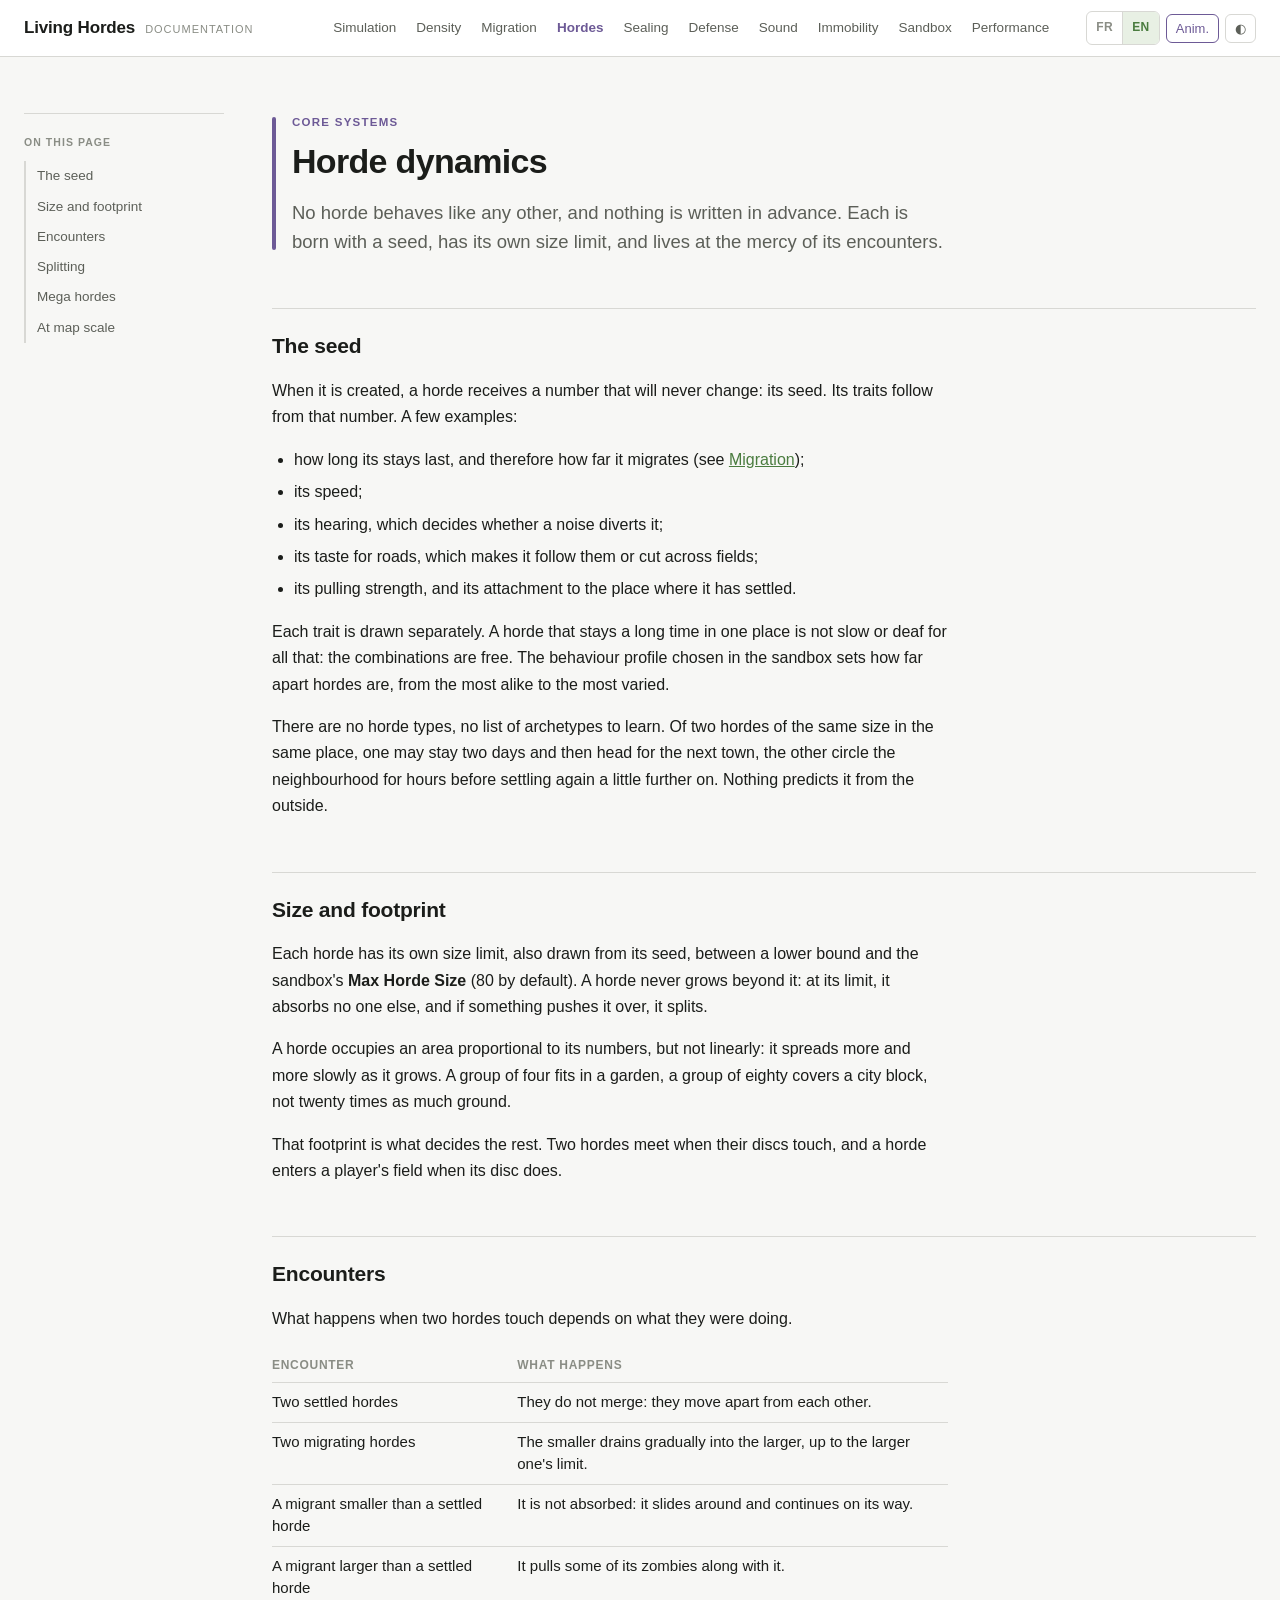
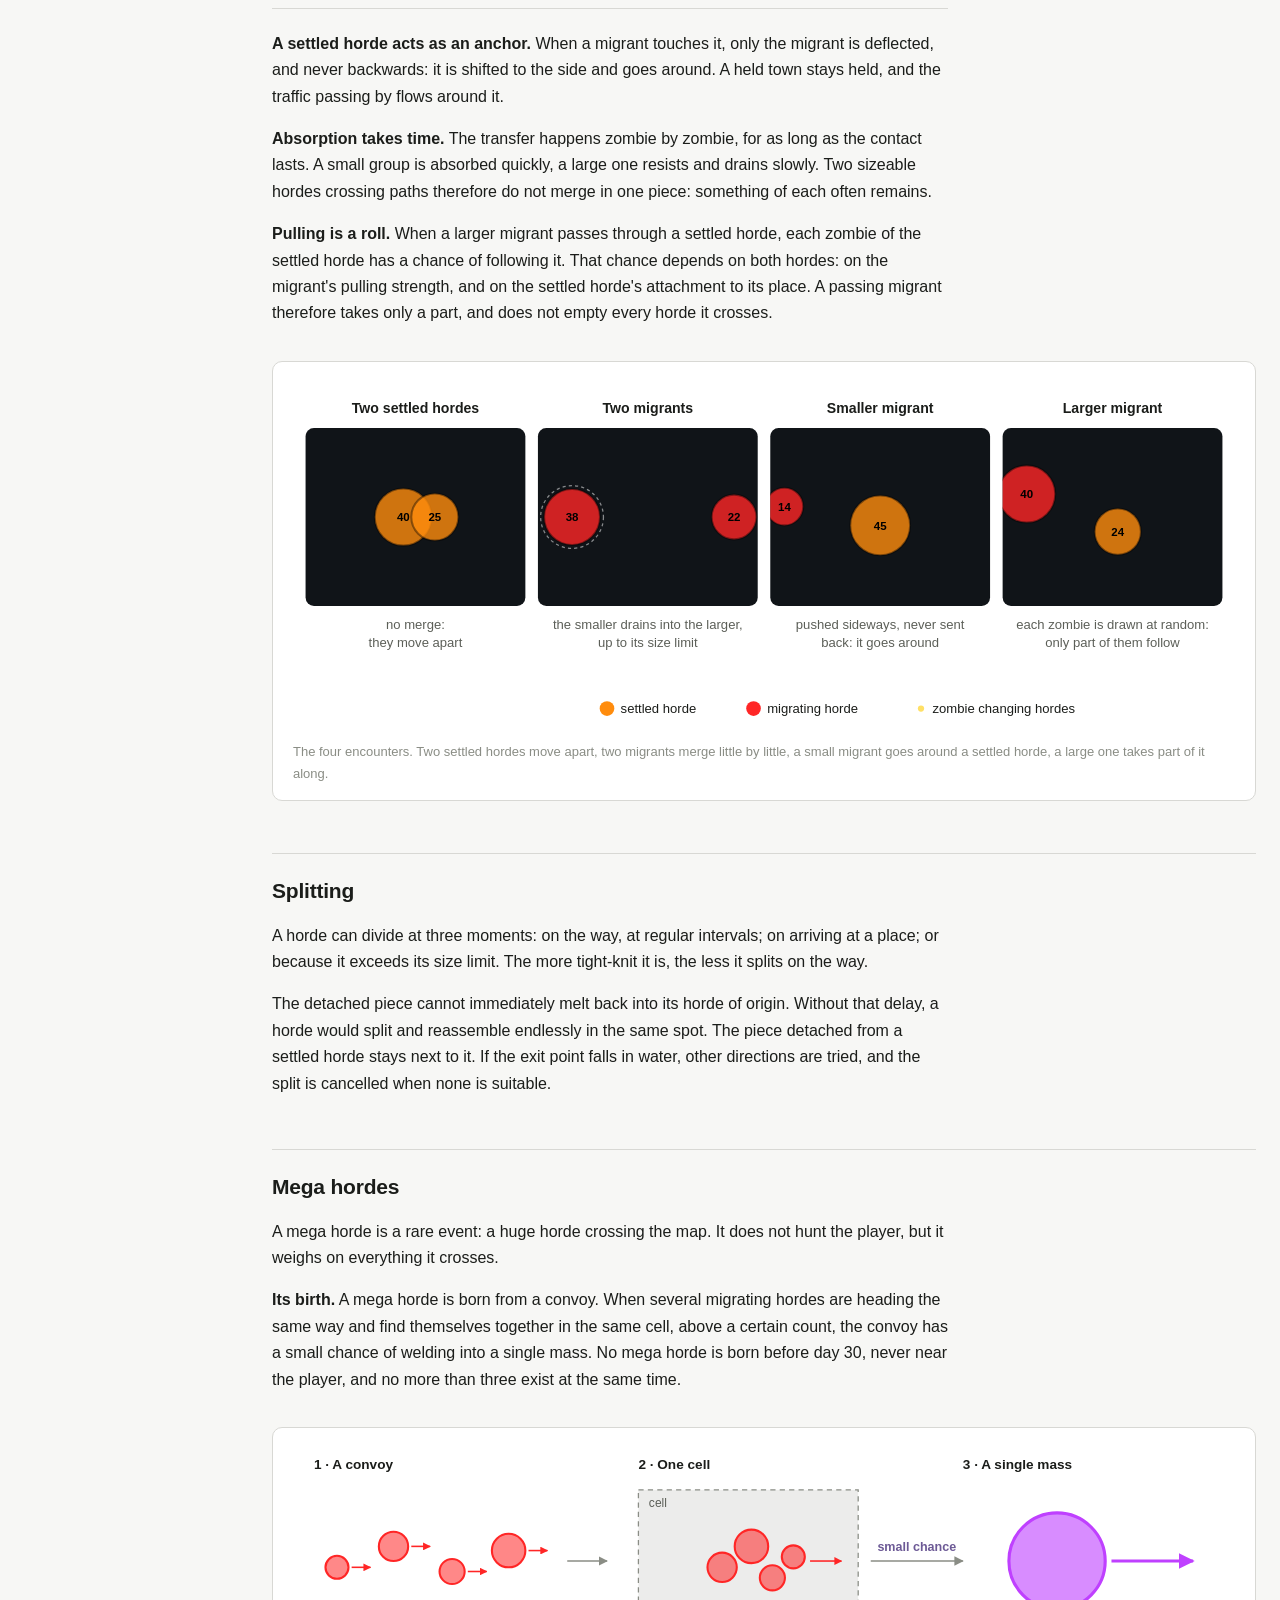
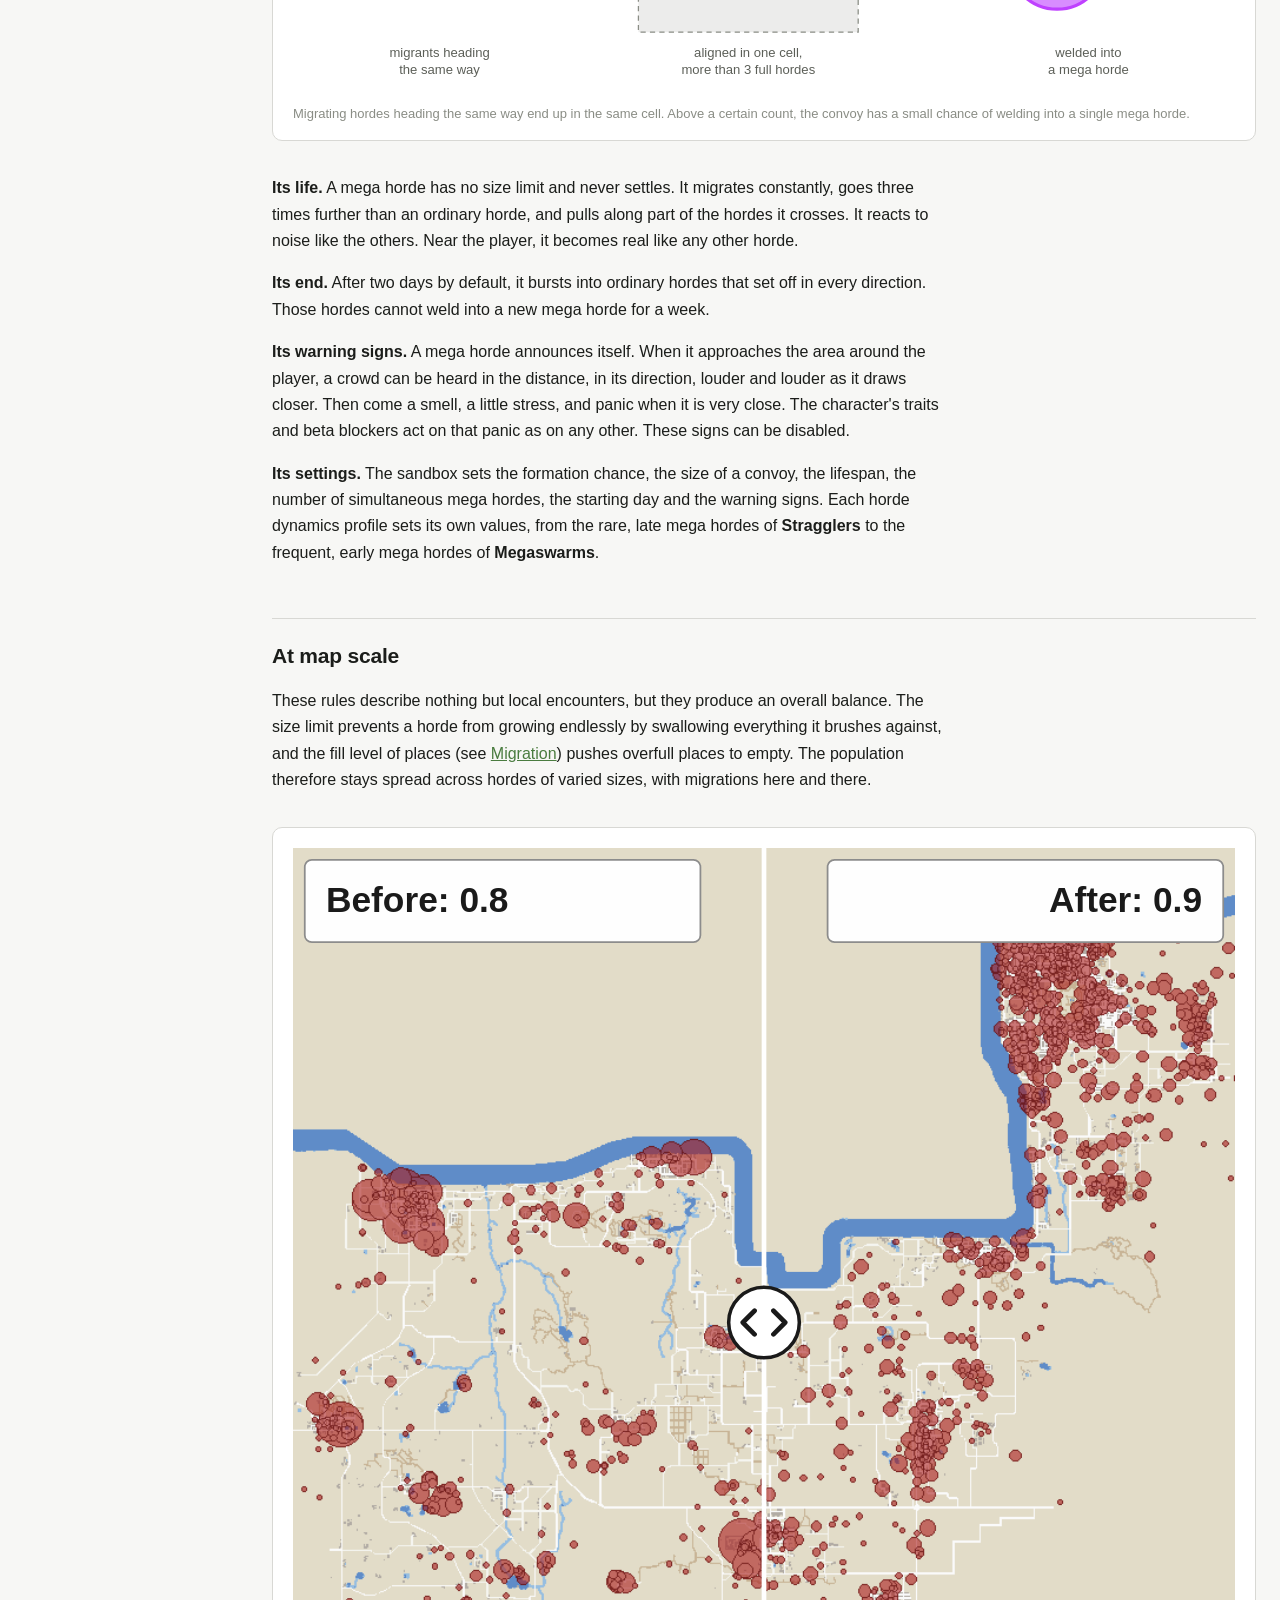
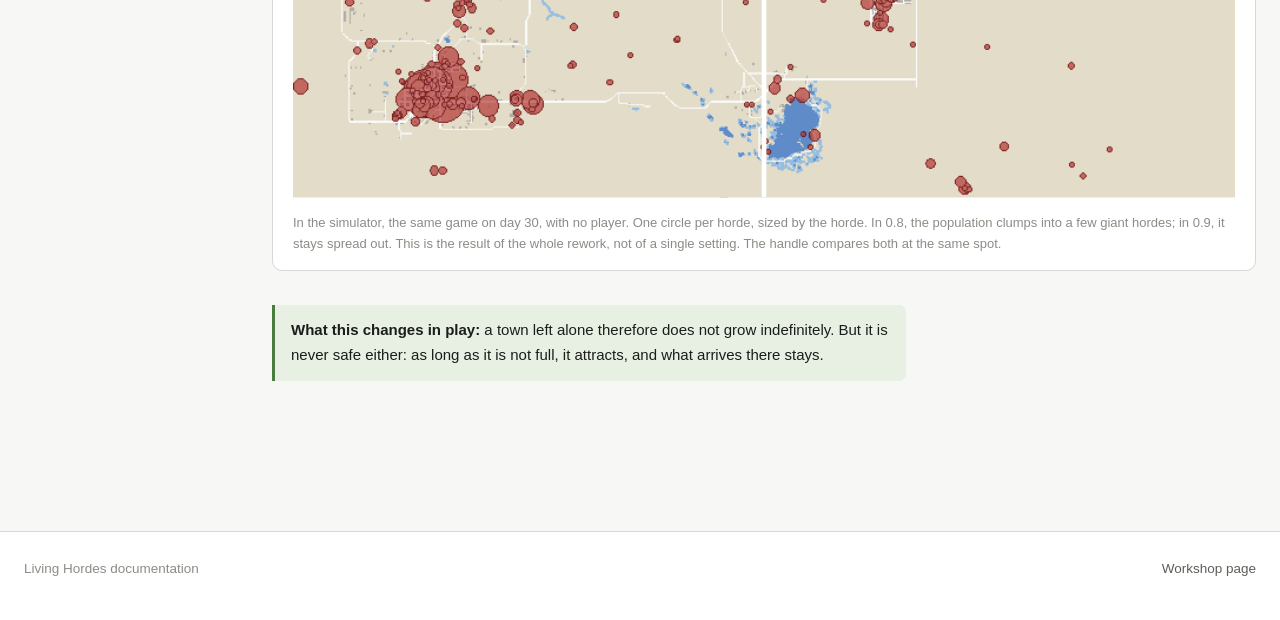
<file: hordes.html>
<!doctype html>
<html lang="fr" data-title-fr="Dynamique des hordes - Living Hordes" data-title-en="Horde dynamics - Living Hordes">
<head>
<meta charset="utf-8">
<meta name="viewport" content="width=device-width, initial-scale=1">
<title>Dynamique des hordes - Living Hordes</title>
<link rel="stylesheet" href="assets/site.css?v=11">
<script>
(function () {
  var d = document.documentElement, t = null, l = null;
  try {
    t = localStorage.getItem("lh-theme");
    l = localStorage.getItem("lh-lang");
  } catch (e) {}
  if (t) d.setAttribute("data-theme", t);
  if (l !== "fr" && l !== "en") {
    l = (navigator.language || "en").toLowerCase().indexOf("fr") === 0 ? "fr" : "en";
  }
  d.setAttribute("data-sitelang", l);
  d.setAttribute("lang", l);
  var tt = d.getAttribute("data-title-" + l);
  if (tt) document.title = tt;
})();
</script>
</head>
<body data-page="hordes">

<header class="masthead">
  <div class="masthead-inner">
    <a class="brand" href="index.html"><b>Living Hordes</b><span>Documentation</span></a>
    <nav class="sitenav">
      <a href="simulation.html">Simulation</a>
      <a href="density.html"><span data-lang="fr">Densit&eacute;</span><span data-lang="en">Density</span></a>
      <a href="migration.html">Migration</a>
      <a href="hordes.html" aria-current="page">Hordes</a>
      <a href="sealing.html"><span data-lang="fr">Scellement</span><span data-lang="en">Sealing</span></a>
      <a href="defense.html"><span data-lang="fr">D&eacute;fense</span><span data-lang="en">Defense</span></a>
      <a href="sound.html"><span data-lang="fr">Son</span><span data-lang="en">Sound</span></a>
      <a href="immobility.html"><span data-lang="fr">Immobilit&eacute;</span><span data-lang="en">Immobility</span></a>
      <a href="sandbox.html">Sandbox</a>
      <a href="performance.html">Performance</a>
    </nav>
    <div class="tools">
      <div class="langtoggle">
        <button type="button" data-setlang="fr">FR</button>
        <button type="button" data-setlang="en">EN</button>
      </div>
      <button class="motiontoggle" id="motion-toggle" type="button" aria-pressed="false"
              title="Animations">Anim.</button>
      <button class="themetoggle" id="theme-toggle" type="button"
              title="Th&egrave;me / Theme">&#9680;</button>
    </div>
  </div>
</header>

<div class="wrap">
  <aside class="toc">
    <div class="toc-sticky">
      <h2><span data-lang="fr">Sur cette page</span><span data-lang="en">On this page</span></h2>
      <a href="#graine"><span data-lang="fr">La graine</span><span data-lang="en">The seed</span></a>
      <a href="#taille"><span data-lang="fr">La taille et l'emprise</span><span data-lang="en">Size and footprint</span></a>
      <a href="#rencontres"><span data-lang="fr">Les rencontres</span><span data-lang="en">Encounters</span></a>
      <a href="#scission"><span data-lang="fr">La scission</span><span data-lang="en">Splitting</span></a>
      <a href="#mega"><span data-lang="fr">Les m&eacute;ga-hordes</span><span data-lang="en">Mega hordes</span></a>
      <a href="#carte"><span data-lang="fr">&Agrave; l'&eacute;chelle de la carte</span><span data-lang="en">At map scale</span></a>
    </div>
  </aside>

  <main>
    <div class="prose pagehead">
      <p class="eyebrow"><span data-lang="fr">Syst&egrave;mes centraux</span><span data-lang="en">Core systems</span></p>
      <h1><span data-lang="fr">Dynamique des hordes</span><span data-lang="en">Horde dynamics</span></h1>
      <p class="lead" data-lang="fr">Aucune horde ne se comporte comme une autre, et rien n'est
      &eacute;crit &agrave; l'avance. Chacune na&icirc;t avec une graine, a sa propre taille limite, et vit au gr&eacute;
      de ses rencontres.</p>
      <p class="lead" data-lang="en">No horde behaves like any other, and nothing is written in
      advance. Each is born with a seed, has its own size limit, and lives at the mercy of its
      encounters.</p>
    </div>

    <h2 id="graine"><span data-lang="fr">La graine</span><span data-lang="en">The seed</span></h2>
    <div class="prose">
      <p data-lang="fr">&Agrave; sa cr&eacute;ation, une horde re&ccedil;oit un nombre qui ne changera plus : sa
      graine. De ce nombre d&eacute;coulent ses traits. Quelques exemples :</p>
      <p data-lang="en">When it is created, a horde receives a number that will never change:
      its seed. Its traits follow from that number. A few examples:</p>
      <ul>
        <li data-lang="fr">la dur&eacute;e de ses s&eacute;jours, et donc la distance de ses migrations (voir
        <a href="migration.html">Migration</a>) ;</li>
        <li data-lang="en">how long its stays last, and therefore how far it migrates (see
        <a href="migration.html">Migration</a>);</li>
        <li data-lang="fr">sa vitesse ;</li>
        <li data-lang="en">its speed;</li>
        <li data-lang="fr">son ou&iuml;e, qui d&eacute;cide si un bruit la d&eacute;tourne ;</li>
        <li data-lang="en">its hearing, which decides whether a noise diverts it;</li>
        <li data-lang="fr">son go&ucirc;t pour les routes, qui fait qu'elle les suit ou coupe &agrave; travers
        champs ;</li>
        <li data-lang="en">its taste for roads, which makes it follow them or cut across
        fields;</li>
        <li data-lang="fr">sa force d'entra&icirc;nement, et son attachement au lieu o&ugrave; elle est
        pos&eacute;e.</li>
        <li data-lang="en">its pulling strength, and its attachment to the place where it has
        settled.</li>
      </ul>
      <p data-lang="fr">Chaque trait est tir&eacute; s&eacute;par&eacute;ment. Une horde qui reste longtemps quelque
      part n'est pas pour autant lente ou sourde : les combinaisons sont libres. Le profil de
      comportement choisi dans le bac &agrave; sable r&egrave;gle l'&eacute;cart entre les hordes, des plus
      semblables aux plus vari&eacute;es.</p>
      <p data-lang="en">Each trait is drawn separately. A horde that stays a long time in one
      place is not slow or deaf for all that: the combinations are free. The behaviour profile
      chosen in the sandbox sets how far apart hordes are, from the most alike to the most
      varied.</p>
      <p data-lang="fr">Il n'y a pas de types de hordes, pas de liste d'arch&eacute;types &agrave; apprendre.
      Deux hordes de m&ecirc;me taille au m&ecirc;me endroit peuvent l'une rester deux jours et repartir
      vers la ville voisine, l'autre tourner dans le quartier pendant des heures avant de se
      reposer un peu plus loin. Rien ne le pr&eacute;dit de l'ext&eacute;rieur.</p>
      <p data-lang="en">There are no horde types, no list of archetypes to learn. Of two hordes
      of the same size in the same place, one may stay two days and then head for the next
      town, the other circle the neighbourhood for hours before settling again a little further
      on. Nothing predicts it from the outside.</p>
    </div>

    <h2 id="taille"><span data-lang="fr">La taille et l'emprise</span><span data-lang="en">Size and footprint</span></h2>
    <div class="prose">
      <p data-lang="fr">Chaque horde a sa propre taille limite, tir&eacute;e elle aussi de sa graine,
      entre une borne basse et la <strong>Taille max d'une horde</strong> du bac &agrave; sable (80
      par d&eacute;faut). Une horde ne grossit jamais au-del&agrave; : &agrave; sa limite, elle n'absorbe plus
      personne, et si quelque chose la fait d&eacute;passer, elle se scinde.</p>
      <p data-lang="en">Each horde has its own size limit, also drawn from its seed, between a
      lower bound and the sandbox's <strong>Max Horde Size</strong> (80 by default). A horde
      never grows beyond it: at its limit, it absorbs no one else, and if something pushes it
      over, it splits.</p>
      <p data-lang="fr">Une horde occupe une surface proportionnelle &agrave; son effectif, mais pas
      lin&eacute;airement : elle s'&eacute;tale de moins en moins vite &agrave; mesure qu'elle grossit. Un groupe de
      quatre tient dans un jardin, un groupe de quatre-vingts couvre un p&acirc;t&eacute; de maisons, et non
      vingt fois plus de terrain.</p>
      <p data-lang="en">A horde occupies an area proportional to its numbers, but not
      linearly: it spreads more and more slowly as it grows. A group of four fits in a garden,
      a group of eighty covers a city block, not twenty times as much ground.</p>
      <p data-lang="fr">C'est cette emprise qui d&eacute;cide du reste. Deux hordes se rencontrent quand
      leurs disques se touchent, et une horde entre dans le champ d'un joueur quand son disque
      y entre.</p>
      <p data-lang="en">That footprint is what decides the rest. Two hordes meet when their
      discs touch, and a horde enters a player's field when its disc does.</p>
    </div>

    <h2 id="rencontres"><span data-lang="fr">Les rencontres</span><span data-lang="en">Encounters</span></h2>
    <div class="prose">
      <p data-lang="fr">Ce qui se passe quand deux hordes se touchent d&eacute;pend de ce qu'elles
      faisaient.</p>
      <p data-lang="en">What happens when two hordes touch depends on what they were
      doing.</p>
      <div class="tablescroll">
      <table>
        <thead><tr><th><span data-lang="fr">Rencontre</span><span data-lang="en">Encounter</span></th><th><span data-lang="fr">Ce qui se passe</span><span data-lang="en">What happens</span></th></tr></thead>
        <tbody>
          <tr><td><span data-lang="fr">Deux hordes pos&eacute;es</span><span data-lang="en">Two settled hordes</span></td>
              <td><span data-lang="fr">Elles ne fusionnent pas : elles s'&eacute;cartent l'une de l'autre.</span><span data-lang="en">They do not merge: they move apart from each other.</span></td></tr>
          <tr><td><span data-lang="fr">Deux hordes en migration</span><span data-lang="en">Two migrating hordes</span></td>
              <td><span data-lang="fr">La plus petite se vide progressivement dans la plus grande, jusqu'&agrave; la limite de celle-ci.</span><span data-lang="en">The smaller drains gradually into the larger, up to the larger one's limit.</span></td></tr>
          <tr><td><span data-lang="fr">Une migrante plus petite qu'une horde pos&eacute;e</span><span data-lang="en">A migrant smaller than a settled horde</span></td>
              <td><span data-lang="fr">Elle n'est pas absorb&eacute;e : elle glisse autour et poursuit sa route.</span><span data-lang="en">It is not absorbed: it slides around and continues on its way.</span></td></tr>
          <tr><td><span data-lang="fr">Une migrante plus grosse qu'une horde pos&eacute;e</span><span data-lang="en">A migrant larger than a settled horde</span></td>
              <td><span data-lang="fr">Elle entra&icirc;ne une partie de ses zombies avec elle.</span><span data-lang="en">It pulls some of its zombies along with it.</span></td></tr>
        </tbody>
      </table>
      </div>
      <p data-lang="fr"><strong>Une horde pos&eacute;e sert d'ancre.</strong> Quand une migrante la
      touche, seule la migrante est d&eacute;vi&eacute;e, et jamais vers l'arri&egrave;re : elle est d&eacute;cal&eacute;e sur le
      c&ocirc;t&eacute; et contourne. Une ville tenue reste tenue, et le trafic qui la longe s'&eacute;coule
      autour.</p>
      <p data-lang="en"><strong>A settled horde acts as an anchor.</strong> When a migrant
      touches it, only the migrant is deflected, and never backwards: it is shifted to the side
      and goes around. A held town stays held, and the traffic passing by flows around it.</p>
      <p data-lang="fr"><strong>L'absorption prend du temps.</strong> Le transfert se fait
      zombie par zombie, tant que le contact dure. Un petit groupe est absorb&eacute; vite, un gros
      r&eacute;siste et se vide lentement. Deux hordes importantes qui se croisent ne fusionnent donc
      pas d'un bloc : il reste souvent quelque chose de chacune.</p>
      <p data-lang="en"><strong>Absorption takes time.</strong> The transfer happens zombie by
      zombie, for as long as the contact lasts. A small group is absorbed quickly, a large one
      resists and drains slowly. Two sizeable hordes crossing paths therefore do not merge in
      one piece: something of each often remains.</p>
      <p data-lang="fr"><strong>L'entra&icirc;nement est un tirage.</strong> Quand une migrante plus
      grosse traverse une horde pos&eacute;e, chaque zombie de la horde pos&eacute;e a une chance de la
      suivre. Cette chance d&eacute;pend des deux hordes : de la force d'entra&icirc;nement de la migrante,
      et de l'attachement de la horde pos&eacute;e &agrave; son lieu. Une migrante qui passe n'emporte donc
      qu'une partie, et ne vide pas toutes les hordes qu'elle croise.</p>
      <p data-lang="en"><strong>Pulling is a roll.</strong> When a larger migrant passes through
      a settled horde, each zombie of the settled horde has a chance of following it. That
      chance depends on both hordes: on the migrant's pulling strength, and on the settled
      horde's attachment to its place. A passing migrant therefore takes only a part, and does
      not empty every horde it crosses.</p>
    </div>

    <figure class="wide-fig" id="enc-fig">
      <svg class="enc-static" viewBox="0 0 900 250" xmlns="http://www.w3.org/2000/svg" role="img"
           aria-label="Les quatre rencontres entre hordes pos&eacute;es et hordes en migration, c&ocirc;te &agrave; c&ocirc;te.">
        <defs>
          <marker id="encf" viewBox="0 0 10 10" refX="9" refY="5"
                  markerWidth="6" markerHeight="6" orient="auto">
            <path d="M 0 0 L 10 5 L 0 10 z" fill="var(--text-faint)"/>
          </marker>
          <marker id="encx" viewBox="0 0 10 10" refX="9" refY="5"
                  markerWidth="6" markerHeight="6" orient="auto">
            <path d="M 0 0 L 10 5 L 0 10 z" fill="var(--l2)"/>
          </marker>
          <marker id="encm" viewBox="0 0 10 10" refX="9" refY="5"
                  markerWidth="6" markerHeight="6" orient="auto">
            <path d="M 0 0 L 10 5 L 0 10 z" fill="#ff2626"/>
          </marker>
        </defs>
        <g font-size="10.5" font-family="ui-monospace, monospace" fill="var(--text-faint)"
           text-anchor="middle">
          <text x="112" y="20" data-lang="fr">DEUX POS&Eacute;ES</text><text x="112" y="20" data-lang="en">TWO SETTLED</text>
          <text x="337" y="20" data-lang="fr">DEUX MIGRANTES</text><text x="337" y="20" data-lang="en">TWO MIGRATING</text>
          <text x="562" y="20" data-lang="fr">MIGRANTE PLUS PETITE</text><text x="562" y="20" data-lang="en">SMALLER MIGRANT</text>
          <text x="787" y="20" data-lang="fr">MIGRANTE PLUS GROSSE</text><text x="787" y="20" data-lang="en">LARGER MIGRANT</text>
        </g>
        <g stroke="var(--rule)" stroke-width="1">
          <path d="M 225 34 L 225 200"/><path d="M 450 34 L 450 200"/><path d="M 675 34 L 675 200"/>
        </g>

        <!-- 1: two settled hordes move apart -->
        <circle cx="86" cy="105" r="30" fill="#ff8c0d" fill-opacity="0.30" stroke="#ff8c0d" stroke-width="2"/>
        <circle cx="138" cy="105" r="24" fill="#ff8c0d" fill-opacity="0.30" stroke="#ff8c0d" stroke-width="2"/>
        <g stroke="var(--text-faint)" stroke-width="1.5">
          <path d="M 50 105 L 22 105" marker-end="url(#encf)"/>
          <path d="M 168 105 L 200 105" marker-end="url(#encf)"/>
        </g>

        <!-- 2: two migrating hordes, the smaller drains into the larger -->
        <circle cx="310" cy="105" r="32" fill="#ff2626" fill-opacity="0.30" stroke="#ff2626" stroke-width="2"/>
        <circle cx="358" cy="105" r="20" fill="#ff2626" fill-opacity="0.30" stroke="#ff2626" stroke-width="2"/>
        <path d="M 370 105 L 330 105" stroke="var(--l2)" stroke-width="2.5" marker-end="url(#encx)"/>

        <!-- 3: smaller migrant slides around a settled horde -->
        <circle cx="562" cy="120" r="32" fill="#ff8c0d" fill-opacity="0.30" stroke="#ff8c0d" stroke-width="2"/>
        <path d="M 478 122 Q 562 40 646 122" fill="none" stroke="#ff2626" stroke-width="1.5"
              stroke-dasharray="5 4" marker-end="url(#encm)"/>
        <circle cx="528" cy="88" r="12" fill="#ff2626" fill-opacity="0.30" stroke="#ff2626" stroke-width="2"/>

        <!-- 4: larger migrant pulls part of a settled horde along -->
        <circle cx="735" cy="118" r="22" fill="#ff8c0d" fill-opacity="0.30" stroke="#ff8c0d" stroke-width="2"/>
        <circle cx="790" cy="110" r="34" fill="#ff2626" fill-opacity="0.30" stroke="#ff2626" stroke-width="2"/>
        <g fill="#ff8c0d">
          <circle cx="788" cy="98" r="3.5"/><circle cx="804" cy="116" r="3.5"/>
          <circle cx="786" cy="124" r="3.5"/>
        </g>
        <path d="M 738 116 L 770 113" stroke="var(--l2)" stroke-width="2.5" marker-end="url(#encx)"/>
        <path d="M 828 110 L 880 110" stroke="#ff2626" stroke-width="2" marker-end="url(#encm)"/>

        <g font-size="11" fill="var(--text-dim)" text-anchor="middle">
          <text x="112" y="176" data-lang="fr">pas de fusion :</text><text x="112" y="176" data-lang="en">no merging:</text>
          <text x="112" y="192" data-lang="fr">elles s'&eacute;cartent</text><text x="112" y="192" data-lang="en">they move apart</text>
          <text x="337" y="176" data-lang="fr">la plus petite se vide</text><text x="337" y="176" data-lang="en">the smaller drains</text>
          <text x="337" y="192" data-lang="fr">dans la plus grande</text><text x="337" y="192" data-lang="en">into the larger</text>
          <text x="562" y="176" data-lang="fr">elle glisse autour,</text><text x="562" y="176" data-lang="en">it slides around,</text>
          <text x="562" y="192" data-lang="fr">sans &ecirc;tre absorb&eacute;e</text><text x="562" y="192" data-lang="en">without being absorbed</text>
          <text x="787" y="176" data-lang="fr">elle entra&icirc;ne une partie</text><text x="787" y="176" data-lang="en">it pulls some</text>
          <text x="787" y="192" data-lang="fr">de ses zombies</text><text x="787" y="192" data-lang="en">of its zombies along</text>
        </g>

        <g font-size="11" fill="var(--text-dim)">
          <circle cx="40" cy="232" r="6" fill="#ff8c0d" fill-opacity="0.30" stroke="#ff8c0d" stroke-width="1.5"/>
          <text x="54" y="236" data-lang="fr">horde pos&eacute;e</text><text x="54" y="236" data-lang="en">settled horde</text>
          <circle cx="220" cy="232" r="6" fill="#ff2626" fill-opacity="0.30" stroke="#ff2626" stroke-width="1.5"/>
          <text x="234" y="236" data-lang="fr">horde en migration</text><text x="234" y="236" data-lang="en">migrating horde</text>
          <path d="M 410 232 L 440 232" stroke="var(--l2)" stroke-width="2.5" marker-end="url(#encx)"/>
          <text x="450" y="236" data-lang="fr">zombies transf&eacute;r&eacute;s</text><text x="450" y="236" data-lang="en">zombies transferred</text>
        </g>
      </svg>
      <figcaption data-lang="fr">Les quatre rencontres. Deux hordes pos&eacute;es s'&eacute;cartent, deux
      migrantes fusionnent peu &agrave; peu, une petite migrante contourne une horde pos&eacute;e, une grosse
      en emporte une partie.</figcaption>
      <figcaption data-lang="en">The four encounters. Two settled hordes move apart, two
      migrants merge little by little, a small migrant goes around a settled horde, a large one
      takes part of it along.</figcaption>
    </figure>

    <h2 id="scission"><span data-lang="fr">La scission</span><span data-lang="en">Splitting</span></h2>
    <div class="prose">
      <p data-lang="fr">Une horde peut se diviser &agrave; trois moments : en chemin, &agrave; intervalles
      r&eacute;guliers ; en arrivant sur un lieu ; ou parce qu'elle d&eacute;passe sa taille limite. Plus
      elle est soud&eacute;e, moins elle se scinde en route.</p>
      <p data-lang="en">A horde can divide at three moments: on the way, at regular intervals;
      on arriving at a place; or because it exceeds its size limit. The more tight-knit it is,
      the less it splits on the way.</p>
      <p data-lang="fr">Le morceau d&eacute;tach&eacute; ne peut pas se refondre aussit&ocirc;t dans sa horde
      d'origine. Sans ce d&eacute;lai, une horde se scinderait et se recomposerait sans fin au m&ecirc;me
      endroit. Le morceau d&eacute;tach&eacute; d'une horde pos&eacute;e reste &agrave; c&ocirc;t&eacute; d'elle. Si le point de sortie
      tombe dans l'eau, d'autres directions sont essay&eacute;es, et la scission est annul&eacute;e quand
      aucune ne convient.</p>
      <p data-lang="en">The detached piece cannot immediately melt back into its horde of
      origin. Without that delay, a horde would split and reassemble endlessly in the same
      spot. The piece detached from a settled horde stays next to it. If the exit point falls
      in water, other directions are tried, and the split is cancelled when none is
      suitable.</p>
    </div>

    <h2 id="mega"><span data-lang="fr">Les m&eacute;ga-hordes</span><span data-lang="en">Mega hordes</span></h2>
    <div class="prose">
      <p data-lang="fr">Une m&eacute;ga-horde est un &eacute;v&eacute;nement rare : une &eacute;norme horde qui traverse la
      carte. Elle ne chasse pas le joueur, mais elle p&egrave;se sur tout ce qu'elle croise.</p>
      <p data-lang="en">A mega horde is a rare event: a huge horde crossing the map. It does
      not hunt the player, but it weighs on everything it crosses.</p>
      <p data-lang="fr"><strong>Sa naissance.</strong> Une m&eacute;ga-horde na&icirc;t d'un convoi. Quand
      plusieurs hordes en migration vont dans la m&ecirc;me direction et se retrouvent ensemble dans
      une m&ecirc;me cellule, au-del&agrave; d'un certain effectif, le convoi a une faible chance de se
      souder en une seule masse. Aucune m&eacute;ga-horde ne na&icirc;t avant le jour 30, jamais &agrave; proximit&eacute;
      du joueur, et pas plus de trois n'existent en m&ecirc;me temps.</p>
      <p data-lang="en"><strong>Its birth.</strong> A mega horde is born from a convoy. When
      several migrating hordes are heading the same way and find themselves together in the
      same cell, above a certain count, the convoy has a small chance of welding into a single
      mass. No mega horde is born before day 30, never near the player, and no more than three
      exist at the same time.</p>
    </div>

    <figure class="wide-fig">
      <svg viewBox="0 0 900 230" xmlns="http://www.w3.org/2000/svg" role="img"
           aria-label="Un convoi de hordes en migration qui se soude en une m&eacute;ga-horde.">
        <defs>
          <marker id="cvf" viewBox="0 0 10 10" refX="9" refY="5"
                  markerWidth="6" markerHeight="6" orient="auto">
            <path d="M 0 0 L 10 5 L 0 10 z" fill="var(--text-faint)"/>
          </marker>
          <marker id="cvm" viewBox="0 0 10 10" refX="9" refY="5"
                  markerWidth="5" markerHeight="5" orient="auto">
            <path d="M 0 0 L 10 5 L 0 10 z" fill="#ff2626"/>
          </marker>
          <marker id="cvmm" viewBox="0 0 10 10" refX="9" refY="5"
                  markerWidth="5" markerHeight="5" orient="auto">
            <path d="M 0 0 L 10 5 L 0 10 z" fill="#bf40ff"/>
          </marker>
        </defs>
        <g font-size="13" font-weight="600" fill="var(--text)">
          <text x="20" y="20" data-lang="fr">1 &middot; Un convoi</text><text x="20" y="20" data-lang="en">1 &middot; A convoy</text>
          <text x="330" y="20" data-lang="fr">2 &middot; Une m&ecirc;me cellule</text><text x="330" y="20" data-lang="en">2 &middot; One cell</text>
          <text x="640" y="20" data-lang="fr">3 &middot; Une seule masse</text><text x="640" y="20" data-lang="en">3 &middot; A single mass</text>
        </g>

        <!-- 1: migrating hordes heading the same way -->
        <g fill="#ff2626" fill-opacity="0.55" stroke="#ff2626" stroke-width="2">
          <circle cx="42" cy="114" r="11"/><circle cx="96" cy="94" r="14"/>
          <circle cx="152" cy="118" r="12"/><circle cx="206" cy="98" r="16"/>
        </g>
        <g stroke="#ff2626" stroke-width="1.5">
          <path d="M 56 114 L 74 114" marker-end="url(#cvm)"/>
          <path d="M 113 94 L 131 94" marker-end="url(#cvm)"/>
          <path d="M 167 118 L 185 118" marker-end="url(#cvm)"/>
          <path d="M 225 98 L 243 98" marker-end="url(#cvm)"/>
        </g>
        <path d="M 262 108 L 300 108" stroke="var(--text-faint)" stroke-width="1.5" marker-end="url(#cvf)"/>

        <!-- 2: together in one cell -->
        <rect x="330" y="40" width="210" height="136" fill="var(--bg-sunken)" stroke="var(--text-faint)"
              stroke-width="1.2" stroke-dasharray="5 4"/>
        <text x="340" y="56" font-size="11.5" fill="var(--text-dim)" data-lang="fr">cellule</text>
        <text x="340" y="56" font-size="11.5" fill="var(--text-dim)" data-lang="en">cell</text>
        <g fill="#ff2626" fill-opacity="0.55" stroke="#ff2626" stroke-width="2">
          <circle cx="410" cy="114" r="14"/><circle cx="438" cy="94" r="16"/>
          <circle cx="458" cy="124" r="12"/><circle cx="478" cy="104" r="11"/>
        </g>
        <path d="M 494 108 L 524 108" stroke="#ff2626" stroke-width="1.5" marker-end="url(#cvm)"/>

        <path d="M 552 108 L 640 108" stroke="var(--text-faint)" stroke-width="1.5" marker-end="url(#cvf)"/>
        <text x="596" y="98" font-size="12" font-weight="600" fill="var(--page)"
              text-anchor="middle" data-lang="fr">faible chance</text>
        <text x="596" y="98" font-size="12" font-weight="600" fill="var(--page)"
              text-anchor="middle" data-lang="en">small chance</text>

        <!-- 3: one mega horde -->
        <circle cx="730" cy="108" r="46" fill="#bf40ff" fill-opacity="0.6" stroke="#bf40ff" stroke-width="3"/>
        <path d="M 782 108 L 860 108" stroke="#bf40ff" stroke-width="3" marker-end="url(#cvmm)"/>

        <g font-size="12.5" fill="var(--text-dim)" text-anchor="middle">
          <text x="140" y="200" data-lang="fr">des migrantes vont</text><text x="140" y="200" data-lang="en">migrants heading</text>
          <text x="140" y="216" data-lang="fr">dans la m&ecirc;me direction</text><text x="140" y="216" data-lang="en">the same way</text>
          <text x="435" y="200" data-lang="fr">align&eacute;es dans une cellule,</text><text x="435" y="200" data-lang="en">aligned in one cell,</text>
          <text x="435" y="216" data-lang="fr">plus de 3 hordes pleines</text><text x="435" y="216" data-lang="en">more than 3 full hordes</text>
          <text x="760" y="200" data-lang="fr">soud&eacute;es en une</text><text x="760" y="200" data-lang="en">welded into</text>
          <text x="760" y="216" data-lang="fr">m&eacute;ga-horde</text><text x="760" y="216" data-lang="en">a mega horde</text>
        </g>
      </svg>
      <figcaption data-lang="fr">Des hordes en migration qui vont dans la m&ecirc;me direction se
      retrouvent dans une m&ecirc;me cellule. Au-del&agrave; d'un certain effectif, le convoi a une faible
      chance de se souder en une seule m&eacute;ga-horde.</figcaption>
      <figcaption data-lang="en">Migrating hordes heading the same way end up in the same cell.
      Above a certain count, the convoy has a small chance of welding into a single mega
      horde.</figcaption>
    </figure>

    <div class="prose">
      <p data-lang="fr"><strong>Sa vie.</strong> Une m&eacute;ga-horde n'a pas de taille limite et ne
      se pose jamais. Elle migre en permanence, va trois fois plus loin qu'une horde ordinaire,
      et entra&icirc;ne une partie des hordes qu'elle croise. Elle r&eacute;agit au bruit comme les autres.
      Pr&egrave;s du joueur, elle devient r&eacute;elle comme n'importe quelle horde.</p>
      <p data-lang="en"><strong>Its life.</strong> A mega horde has no size limit and never
      settles. It migrates constantly, goes three times further than an ordinary horde, and
      pulls along part of the hordes it crosses. It reacts to noise like the others. Near the
      player, it becomes real like any other horde.</p>
      <p data-lang="fr"><strong>Sa fin.</strong> Au bout de deux jours par d&eacute;faut, elle &eacute;clate en
      hordes ordinaires qui partent dans toutes les directions. Ces hordes ne peuvent pas se
      souder en une nouvelle m&eacute;ga-horde pendant une semaine.</p>
      <p data-lang="en"><strong>Its end.</strong> After two days by default, it bursts into
      ordinary hordes that set off in every direction. Those hordes cannot weld into a new
      mega horde for a week.</p>
      <p data-lang="fr"><strong>Ses signes d'approche.</strong> Une m&eacute;ga-horde s'annonce. Quand
      elle approche de la zone autour du joueur, une foule s'entend au loin, dans sa direction,
      de plus en plus fort &agrave; mesure qu'elle se rapproche. Puis viennent une odeur, un peu de
      stress, et la panique quand elle est toute proche. Les traits du personnage et les
      b&ecirc;tabloquants agissent sur cette panique comme sur n'importe quelle autre. Ces signes
      peuvent &ecirc;tre d&eacute;sactiv&eacute;s.</p>
      <p data-lang="en"><strong>Its warning signs.</strong> A mega horde announces itself. When
      it approaches the area around the player, a crowd can be heard in the distance, in its
      direction, louder and louder as it draws closer. Then come a smell, a little stress, and
      panic when it is very close. The character's traits and beta blockers act on that panic
      as on any other. These signs can be disabled.</p>
      <p data-lang="fr"><strong>Ses r&eacute;glages.</strong> Le bac &agrave; sable r&egrave;gle la chance de
      formation, la taille d'un convoi, la dur&eacute;e de vie, le nombre de m&eacute;ga-hordes simultan&eacute;es,
      le jour de d&eacute;clenchement et les signes d'approche. Chaque profil de dynamique des hordes
      fixe ses propres valeurs, des m&eacute;ga-hordes rares et tardives de <strong>Tra&icirc;nards</strong>
      aux m&eacute;ga-hordes fr&eacute;quentes et pr&eacute;coces de <strong>M&eacute;ga-essaims</strong>.</p>
      <p data-lang="en"><strong>Its settings.</strong> The sandbox sets the formation chance,
      the size of a convoy, the lifespan, the number of simultaneous mega hordes, the starting
      day and the warning signs. Each horde dynamics profile sets its own values, from the rare,
      late mega hordes of <strong>Stragglers</strong> to the frequent, early mega hordes of
      <strong>Megaswarms</strong>.</p>
    </div>

    <h2 id="carte"><span data-lang="fr">&Agrave; l'&eacute;chelle de la carte</span><span data-lang="en">At map scale</span></h2>
    <div class="prose">
      <p data-lang="fr">Ces r&egrave;gles ne d&eacute;crivent que des rencontres locales, mais elles produisent
      un &eacute;quilibre d'ensemble. La taille limite emp&ecirc;che une horde de grossir sans fin en avalant
      tout ce qu'elle fr&ocirc;le, et le remplissage des lieux (voir
      <a href="migration.html">Migration</a>) pousse les lieux trop pleins &agrave; se vider. La
      population reste donc r&eacute;partie en hordes de tailles vari&eacute;es, avec des migrations ici et
      l&agrave;.</p>
      <p data-lang="en">These rules describe nothing but local encounters, but they produce an
      overall balance. The size limit prevents a horde from growing endlessly by swallowing
      everything it brushes against, and the fill level of places (see
      <a href="migration.html">Migration</a>) pushes overfull places to empty. The population
      therefore stays spread across hordes of varied sizes, with migrations here and
      there.</p>
    </div>

    <figure class="wide-fig" id="day30-fig">
      <svg class="day30-static" viewBox="0 0 1616 806" xmlns="http://www.w3.org/2000/svg" role="img"
           aria-label="La m&ecirc;me partie au jour 30 au simulateur, sans taille limite &agrave; gauche, avec taille limite &agrave; droite.">
        <image href="assets/img/hordes_day30.png" x="0" y="0" width="1616" height="870"/>
        <g fill="#fefefe" stroke="#8c8c8c" stroke-width="1.5">
          <rect x="14" y="14" width="325" height="64" rx="6"/>
          <rect x="830" y="14" width="325" height="64" rx="6"/>
        </g>
        <g font-size="34" font-weight="700" fill="#1a1a1a" font-family="'Segoe UI', system-ui, sans-serif">
          <text x="32" y="58" data-lang="fr">Avant : 0.8</text>
          <text x="32" y="58" data-lang="en">Before: 0.8</text>
          <text x="848" y="58" data-lang="fr">Apr&egrave;s : 0.9</text>
          <text x="848" y="58" data-lang="en">After: 0.9</text>
        </g>

      </svg>
      <figcaption data-lang="fr">Au simulateur, la m&ecirc;me partie au jour 30, sans joueur. Un cercle par
      horde, &agrave; la taille de la horde. En 0.8, la population se regroupe en quelques hordes
      g&eacute;antes ; en 0.9, elle reste r&eacute;partie. C'est le r&eacute;sultat de toute la refonte, pas
      d'un seul r&eacute;glage. La poign&eacute;e compare les deux au m&ecirc;me endroit.</figcaption>
      <figcaption data-lang="en">In the simulator, the same game on day 30, with no player. One circle
      per horde, sized by the horde. In 0.8, the population clumps into a few giant hordes; in 0.9,
      it stays spread out. This is the result of the whole rework, not of a single setting. The
      handle compares both at the same spot.</figcaption>
    </figure>

    <div class="note">
      <p data-lang="fr"><strong>Ce que &ccedil;a change en jeu :</strong> une ville laiss&eacute;e tranquille
      ne grossit donc pas ind&eacute;finiment. Mais elle n'est jamais s&ucirc;re non plus : tant qu'elle
      n'est pas pleine, elle attire, et ce qui y arrive y reste.</p>
      <p data-lang="en"><strong>What this changes in play:</strong> a town left alone therefore
      does not grow indefinitely. But it is never safe either: as long as it is not full, it
      attracts, and what arrives there stays.</p>
    </div>
  </main>
</div>

<footer>
  <div class="footer-inner">
    <span data-lang="fr">Documentation Living Hordes</span><span data-lang="en">Living Hordes documentation</span>
    <span><a href="https://steamcommunity.com/sharedfiles/filedetails/?id=3691686404"><span data-lang="fr">Page Workshop</span><span data-lang="en">Workshop page</span></a></span>
  </div>
</footer>

<script src="assets/encounters.js?v=1"></script>
<script src="assets/compare.js?v=2"></script>
<script src="assets/site.js?v=6"></script>
</body>
</html>
</file>
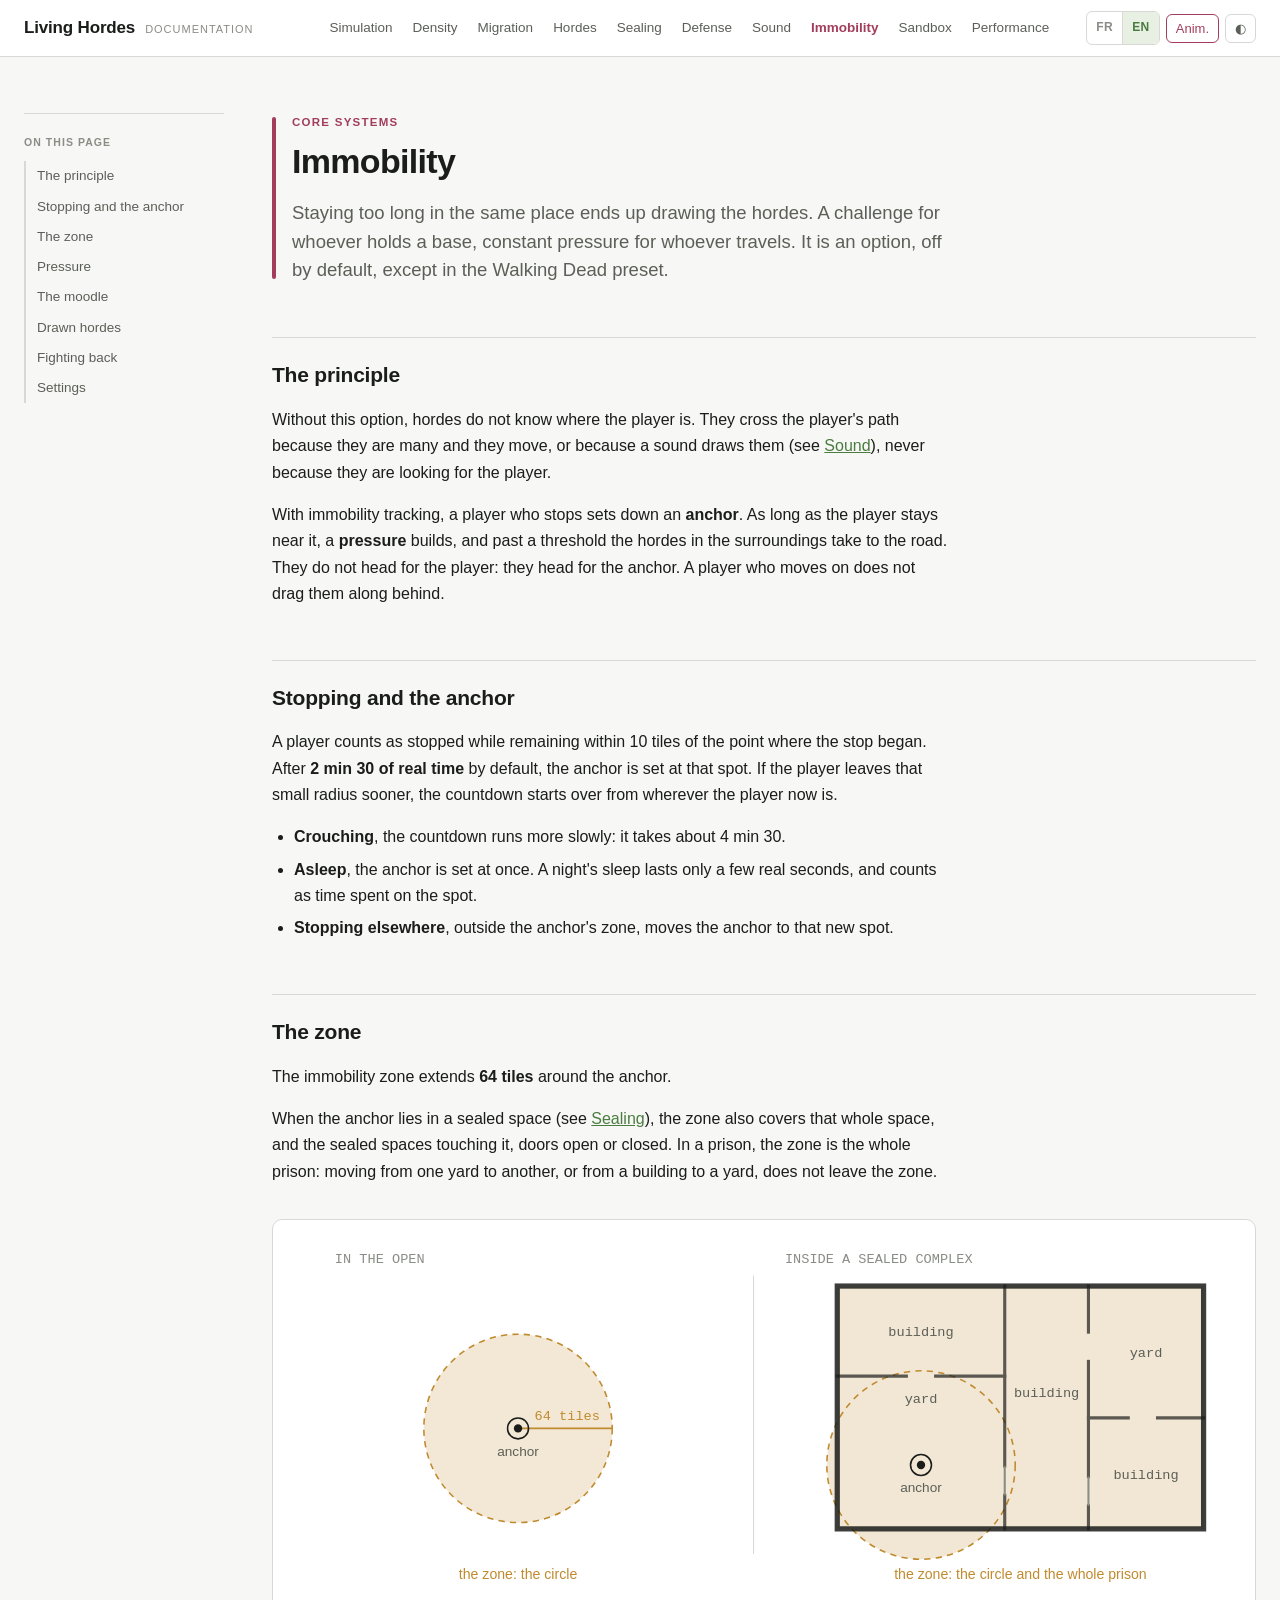
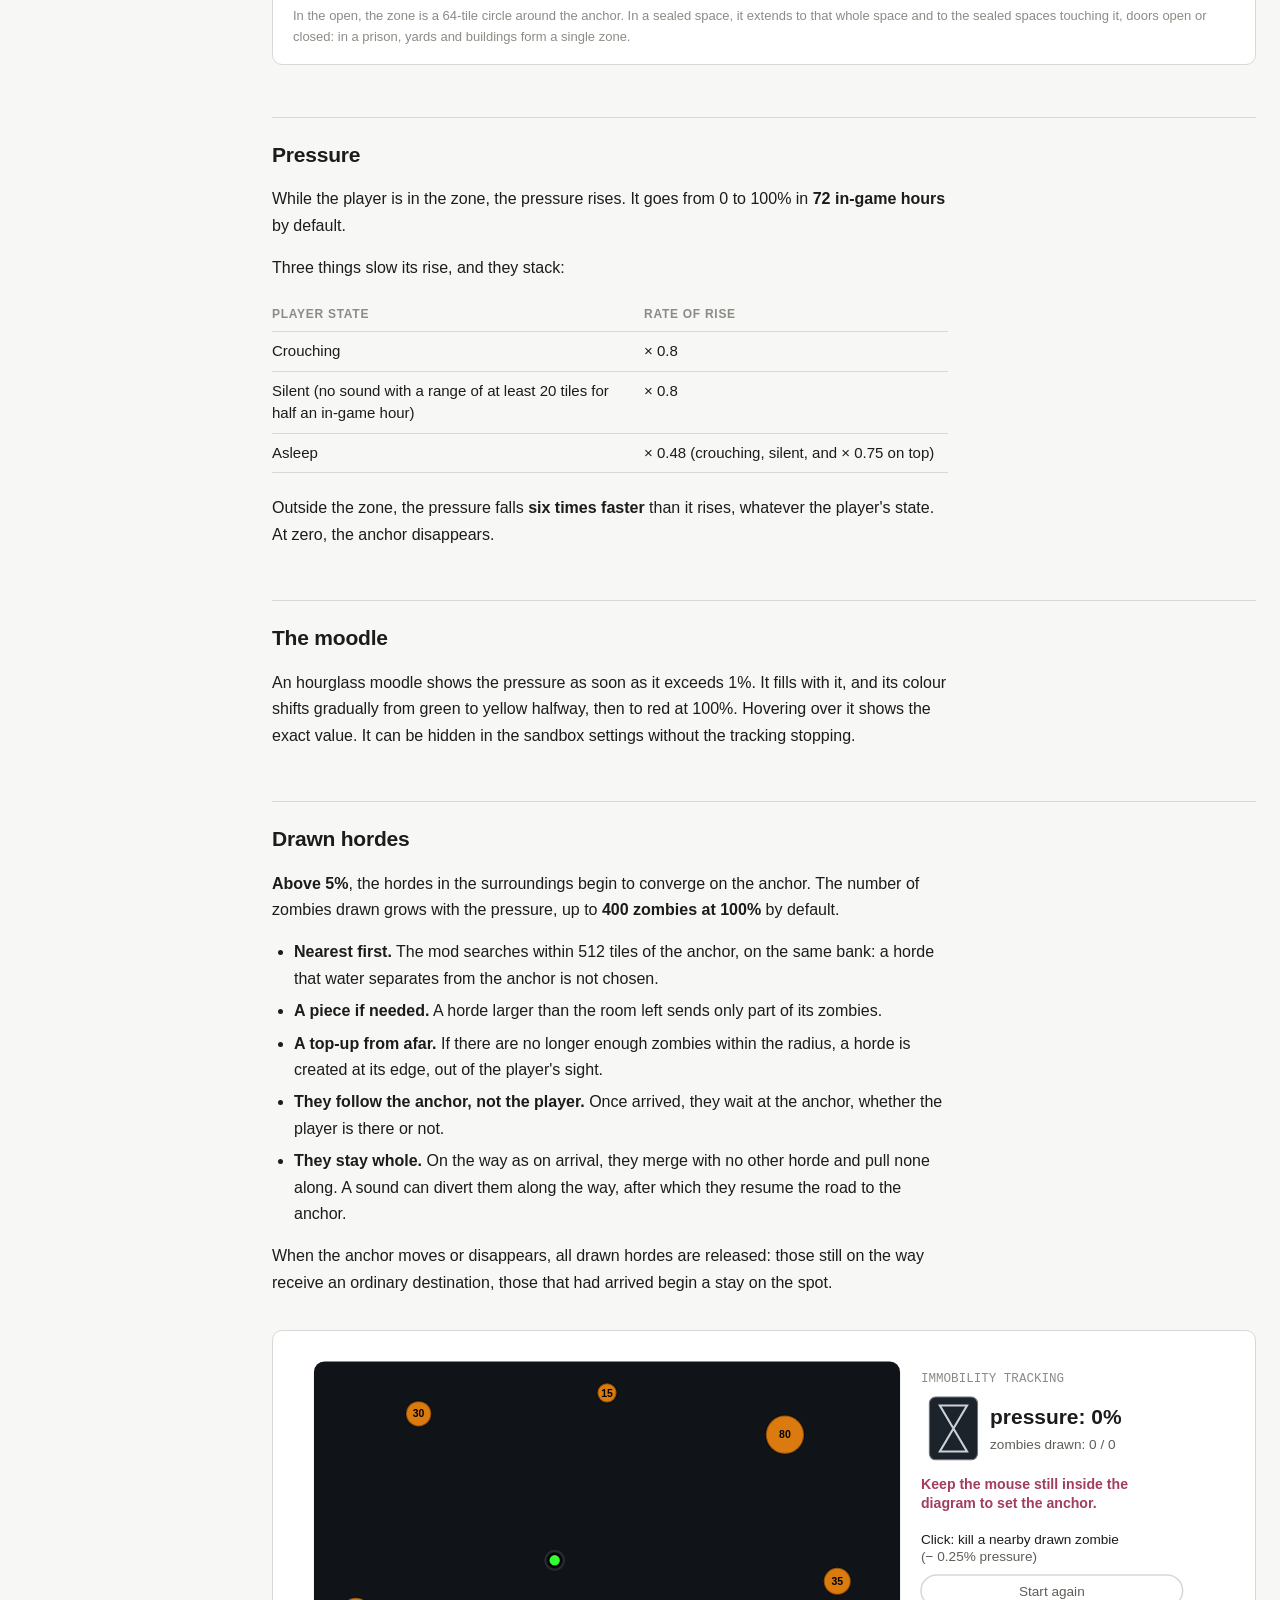
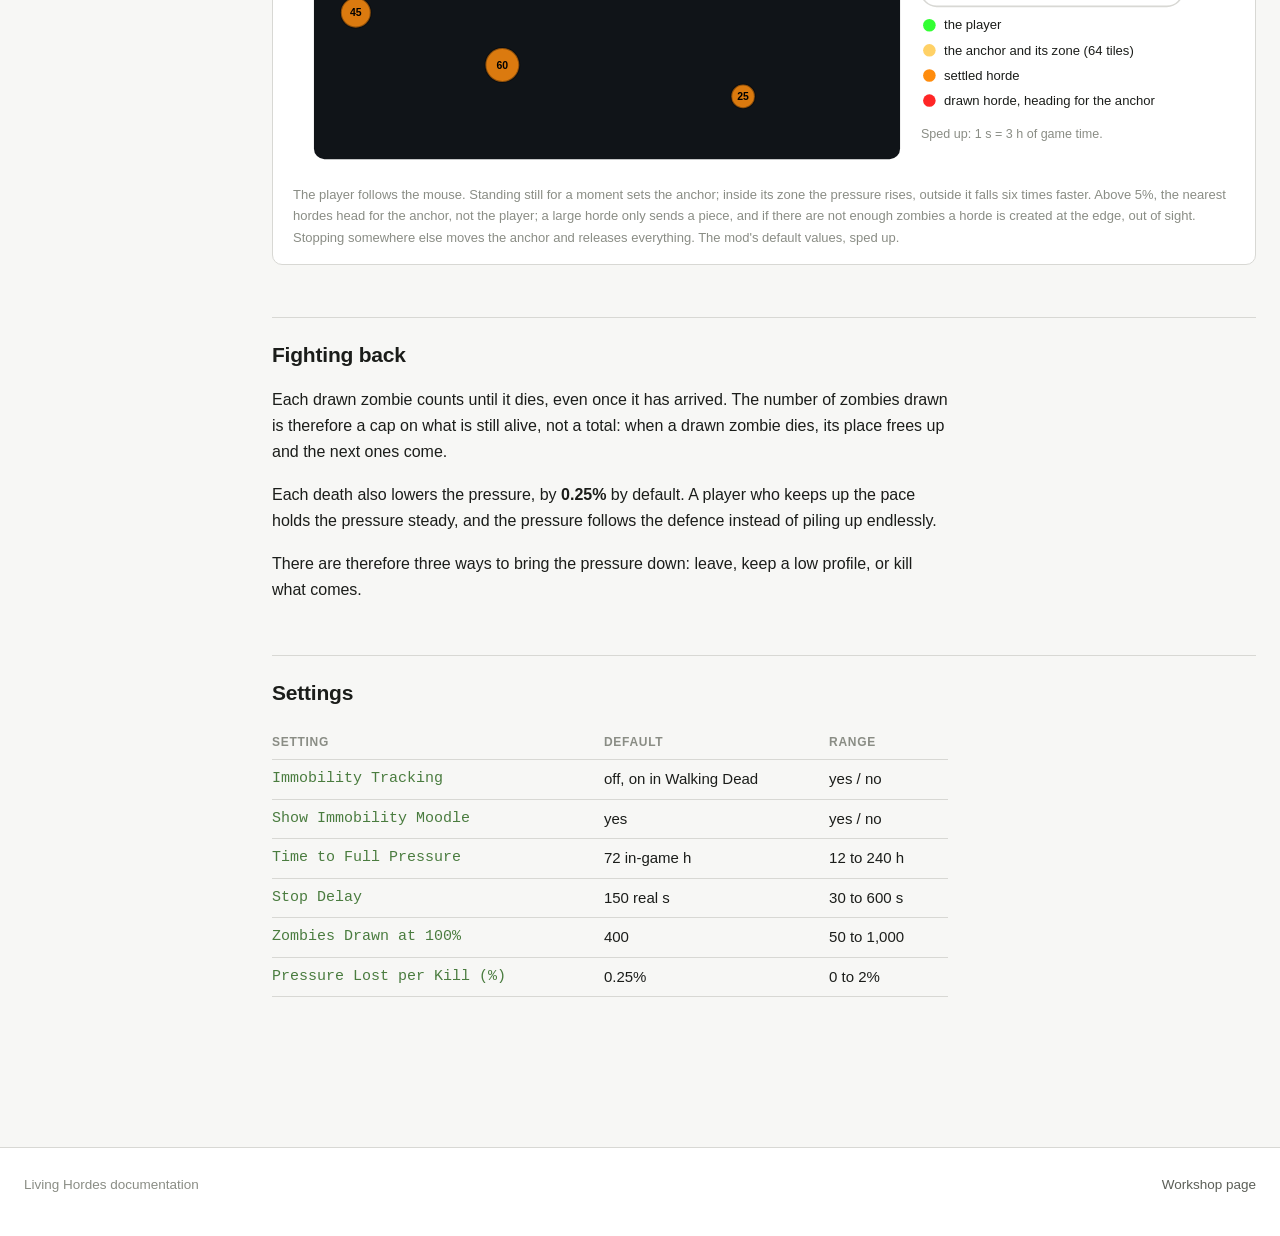
<file: immobility.html>
<!doctype html>
<html lang="fr" data-title-fr="Immobilit&eacute; - Living Hordes" data-title-en="Immobility - Living Hordes">
<head>
<meta charset="utf-8">
<meta name="viewport" content="width=device-width, initial-scale=1">
<title>Immobilit&eacute; - Living Hordes</title>
<link rel="stylesheet" href="assets/site.css?v=11">
<script>
(function () {
  var d = document.documentElement, t = null, l = null;
  try {
    t = localStorage.getItem("lh-theme");
    l = localStorage.getItem("lh-lang");
  } catch (e) {}
  if (t) d.setAttribute("data-theme", t);
  if (l !== "fr" && l !== "en") {
    l = (navigator.language || "en").toLowerCase().indexOf("fr") === 0 ? "fr" : "en";
  }
  d.setAttribute("data-sitelang", l);
  d.setAttribute("lang", l);
  var tt = d.getAttribute("data-title-" + l);
  if (tt) document.title = tt;
})();
</script>
</head>
<body data-page="immobility">

<header class="masthead">
  <div class="masthead-inner">
    <a class="brand" href="index.html"><b>Living Hordes</b><span>Documentation</span></a>
    <nav class="sitenav">
      <a href="simulation.html">Simulation</a>
      <a href="density.html"><span data-lang="fr">Densit&eacute;</span><span data-lang="en">Density</span></a>
      <a href="migration.html">Migration</a>
      <a href="hordes.html">Hordes</a>
      <a href="sealing.html"><span data-lang="fr">Scellement</span><span data-lang="en">Sealing</span></a>
      <a href="defense.html"><span data-lang="fr">D&eacute;fense</span><span data-lang="en">Defense</span></a>
      <a href="sound.html"><span data-lang="fr">Son</span><span data-lang="en">Sound</span></a>
      <a href="immobility.html" aria-current="page"><span data-lang="fr">Immobilit&eacute;</span><span data-lang="en">Immobility</span></a>
      <a href="sandbox.html">Sandbox</a>
      <a href="performance.html">Performance</a>
    </nav>
    <div class="tools">
      <div class="langtoggle">
        <button type="button" data-setlang="fr">FR</button>
        <button type="button" data-setlang="en">EN</button>
      </div>
      <button class="motiontoggle" id="motion-toggle" type="button" aria-pressed="false"
              title="Animations">Anim.</button>
      <button class="themetoggle" id="theme-toggle" type="button"
              title="Th&egrave;me / Theme">&#9680;</button>
    </div>
  </div>
</header>

<div class="wrap">
  <aside class="toc">
    <div class="toc-sticky">
      <h2><span data-lang="fr">Sur cette page</span><span data-lang="en">On this page</span></h2>
      <a href="#principe"><span data-lang="fr">Le principe</span><span data-lang="en">The principle</span></a>
      <a href="#ancre"><span data-lang="fr">L'arr&ecirc;t et l'ancre</span><span data-lang="en">Stopping and the anchor</span></a>
      <a href="#zone"><span data-lang="fr">La zone</span><span data-lang="en">The zone</span></a>
      <a href="#pression"><span data-lang="fr">La pression</span><span data-lang="en">Pressure</span></a>
      <a href="#moodle"><span data-lang="fr">Le moodle</span><span data-lang="en">The moodle</span></a>
      <a href="#hordes"><span data-lang="fr">Les hordes attir&eacute;es</span><span data-lang="en">Drawn hordes</span></a>
      <a href="#defendre"><span data-lang="fr">Se d&eacute;fendre</span><span data-lang="en">Fighting back</span></a>
      <a href="#reglages"><span data-lang="fr">R&eacute;glages</span><span data-lang="en">Settings</span></a>
    </div>
  </aside>

  <main>
    <div class="prose pagehead">
      <p class="eyebrow"><span data-lang="fr">Syst&egrave;mes centraux</span><span data-lang="en">Core systems</span></p>
      <h1><span data-lang="fr">Immobilit&eacute;</span><span data-lang="en">Immobility</span></h1>
      <p class="lead" data-lang="fr">Rester trop longtemps au m&ecirc;me endroit finit par attirer les
      hordes. Un d&eacute;fi pour qui tient une base, une pression constante pour qui voyage.
      C'est une option, d&eacute;sactiv&eacute;e par d&eacute;faut, sauf dans le preset Walking
      Dead.</p>
      <p class="lead" data-lang="en">Staying too long in the same place ends up drawing the
      hordes. A challenge for whoever holds a base, constant pressure for whoever travels. It is
      an option, off by default, except in the Walking Dead preset.</p>
    </div>

    <h2 id="principe"><span data-lang="fr">Le principe</span><span data-lang="en">The principle</span></h2>
    <div class="prose">
      <p data-lang="fr">Sans cette option, les hordes ignorent o&ugrave; se trouve le joueur. Elles le
      croisent parce qu'elles sont nombreuses et qu'elles bougent, ou parce qu'un bruit les
      attire (voir <a href="sound.html">Son</a>), jamais parce qu'elles le cherchent.</p>
      <p data-lang="en">Without this option, hordes do not know where the player is. They cross
      the player's path because they are many and they move, or because a sound draws them (see
      <a href="sound.html">Sound</a>), never because they are looking for the player.</p>
      <p data-lang="fr">Avec le suivi d'immobilit&eacute;, un joueur qui s'arr&ecirc;te pose une
      <strong>ancre</strong>. Tant qu'il reste pr&egrave;s d'elle, une <strong>pression</strong>
      monte, et au-del&agrave; d'un seuil, les hordes des environs prennent la route. Elles ne
      vont pas vers le joueur : elles vont vers l'ancre. Un joueur qui repart ne les tra&icirc;ne
      pas derri&egrave;re lui.</p>
      <p data-lang="en">With immobility tracking, a player who stops sets down an
      <strong>anchor</strong>. As long as the player stays near it, a <strong>pressure</strong>
      builds, and past a threshold the hordes in the surroundings take to the road. They do not
      head for the player: they head for the anchor. A player who moves on does not drag them
      along behind.</p>
    </div>

    <h2 id="ancre"><span data-lang="fr">L'arr&ecirc;t et l'ancre</span><span data-lang="en">Stopping and the anchor</span></h2>
    <div class="prose">
      <p data-lang="fr">Un joueur est &agrave; l'arr&ecirc;t quand il reste dans un rayon de 10 tuiles
      autour du point o&ugrave; il s'est arr&ecirc;t&eacute;. Au bout de <strong>2 min 30 en temps
      r&eacute;el</strong> par d&eacute;faut, l'ancre se pose &agrave; cet endroit. S'il sort de ce
      petit rayon avant, le d&eacute;compte repart de l&agrave; o&ugrave; il se trouve.</p>
      <p data-lang="en">A player counts as stopped while remaining within 10 tiles of the point
      where the stop began. After <strong>2 min 30 of real time</strong> by default, the anchor is
      set at that spot. If the player leaves that small radius sooner, the countdown starts over
      from wherever the player now is.</p>
      <ul data-lang="fr">
        <li><strong>Accroupi</strong>, le d&eacute;compte avance plus lentement : il faut environ
        4 min 30.</li>
        <li><strong>Endormi</strong>, l'ancre se pose tout de suite. Une nuit de sommeil ne dure que
        quelques secondes r&eacute;elles, et compte comme du temps pass&eacute; sur place.</li>
        <li><strong>S'arr&ecirc;ter ailleurs</strong>, hors de la zone de l'ancre, d&eacute;place
        l'ancre &agrave; ce nouvel endroit.</li>
      </ul>
      <ul data-lang="en">
        <li><strong>Crouching</strong>, the countdown runs more slowly: it takes about
        4 min 30.</li>
        <li><strong>Asleep</strong>, the anchor is set at once. A night's sleep lasts only a few
        real seconds, and counts as time spent on the spot.</li>
        <li><strong>Stopping elsewhere</strong>, outside the anchor's zone, moves the anchor to
        that new spot.</li>
      </ul>
    </div>

    <h2 id="zone"><span data-lang="fr">La zone</span><span data-lang="en">The zone</span></h2>
    <div class="prose">
      <p data-lang="fr">La zone d'immobilit&eacute; s'&eacute;tend &agrave; <strong>64 tuiles</strong>
      autour de l'ancre.</p>
      <p data-lang="en">The immobility zone extends <strong>64 tiles</strong> around the
      anchor.</p>
      <p data-lang="fr">Quand l'ancre se trouve dans un espace scell&eacute; (voir
      <a href="sealing.html">Scellement</a>), la zone couvre aussi tout cet espace, et les espaces
      scell&eacute;s qui le touchent, portes ouvertes ou ferm&eacute;es. Dans une prison, la zone
      est la prison enti&egrave;re : passer d'une cour &agrave; une autre, ou d'un b&acirc;timent
      &agrave; une cour, ne fait pas sortir de la zone.</p>
      <p data-lang="en">When the anchor lies in a sealed space (see
      <a href="sealing.html">Sealing</a>), the zone also covers that whole space, and the sealed
      spaces touching it, doors open or closed. In a prison, the zone is the whole prison: moving
      from one yard to another, or from a building to a yard, does not leave the zone.</p>
    </div>

    <figure class="wide-fig">
      <svg viewBox="0 0 900 335" xmlns="http://www.w3.org/2000/svg" role="img"
           aria-label="&Agrave; gauche, une ancre et son cercle de 64 tuiles. &Agrave; droite, une ancre dans une prison : la zone couvre la prison enti&egrave;re.">
        <g font-size="13" font-family="ui-monospace, monospace" fill="var(--text-faint)">
          <text x="40" y="22" data-lang="fr">&Agrave; D&Eacute;COUVERT</text>
          <text x="40" y="22" data-lang="en">IN THE OPEN</text>
          <text x="470" y="22" data-lang="fr">DANS UN COMPLEXE SCELL&Eacute;</text>
          <text x="470" y="22" data-lang="en">INSIDE A SEALED COMPLEX</text>
        </g>

        <!-- gauche : le cercle seul -->
        <circle cx="215" cy="180" r="90" fill="var(--l2)" fill-opacity="0.20"
                stroke="var(--l2)" stroke-width="1.5" stroke-dasharray="6 5"/>
        <line x1="215" y1="180" x2="305" y2="180" stroke="var(--l2)" stroke-width="1.5"/>
        <text x="262" y="172" font-size="13" fill="var(--l2)" text-anchor="middle"
              font-family="ui-monospace, monospace" data-lang="fr">64 tuiles</text>
        <text x="262" y="172" font-size="13" fill="var(--l2)" text-anchor="middle"
              font-family="ui-monospace, monospace" data-lang="en">64 tiles</text>
        <circle cx="215" cy="180" r="10" fill="none" stroke="var(--text)" stroke-width="1.5"/>
        <circle cx="215" cy="180" r="4" fill="var(--text)"/>
        <text x="215" y="206" font-size="13" fill="var(--text-dim)" text-anchor="middle" data-lang="fr">ancre</text>
        <text x="215" y="206" font-size="13" fill="var(--text-dim)" text-anchor="middle" data-lang="en">anchor</text>

        <line x1="440" y1="34" x2="440" y2="300" stroke="var(--rule)" stroke-width="1"/>

        <!-- droite : la zone = le cercle plus tout le complexe -->
        <g fill="var(--l2)" opacity="0.20">
          <circle cx="600" cy="215" r="90"/>
          <rect x="520" y="44" width="350" height="232"/>
        </g>
        <circle cx="600" cy="215" r="90" fill="none" stroke="var(--l2)" stroke-width="1.5"
                stroke-dasharray="6 5"/>
        <g stroke="var(--text)" stroke-width="3" stroke-linecap="square" opacity="0.7">
          <path d="M 520 130 L 586 130"/><path d="M 614 130 L 680 130"/>
          <path d="M 680 44 L 680 216"/><path d="M 680 244 L 680 276"/>
          <path d="M 760 44 L 760 88"/><path d="M 760 116 L 760 226"/><path d="M 760 254 L 760 276"/>
          <path d="M 760 170 L 798 170"/><path d="M 826 170 L 870 170"/>
        </g>
        <g stroke="var(--text-faint)" stroke-width="2">
          <path d="M 680 216 L 680 244"/>
          <path d="M 760 226 L 760 254"/>
        </g>
        <rect x="520" y="44" width="350" height="232" fill="none" stroke="var(--text)"
              stroke-width="5" opacity="0.85"/>
        <g font-size="13" font-family="ui-monospace, monospace" fill="var(--text-dim)"
           text-anchor="middle">
          <text x="600" y="92" data-lang="fr">b&acirc;timent</text><text x="600" y="92" data-lang="en">building</text>
          <text x="720" y="150" data-lang="fr">b&acirc;timent</text><text x="720" y="150" data-lang="en">building</text>
          <text x="815" y="228" data-lang="fr">b&acirc;timent</text><text x="815" y="228" data-lang="en">building</text>
          <text x="600" y="156" data-lang="fr">cour</text><text x="600" y="156" data-lang="en">yard</text>
          <text x="815" y="112" data-lang="fr">cour</text><text x="815" y="112" data-lang="en">yard</text>
        </g>
        <circle cx="600" cy="215" r="10" fill="none" stroke="var(--text)" stroke-width="1.5"/>
        <circle cx="600" cy="215" r="4" fill="var(--text)"/>
        <text x="600" y="241" font-size="13" fill="var(--text-dim)" text-anchor="middle" data-lang="fr">ancre</text>
        <text x="600" y="241" font-size="13" fill="var(--text-dim)" text-anchor="middle" data-lang="en">anchor</text>

        <g font-size="13.5" fill="var(--l2)" text-anchor="middle">
          <text x="215" y="324" data-lang="fr">la zone : le cercle</text>
          <text x="215" y="324" data-lang="en">the zone: the circle</text>
          <text x="695" y="324" data-lang="fr">la zone : le cercle et toute la prison</text>
          <text x="695" y="324" data-lang="en">the zone: the circle and the whole prison</text>
        </g>
      </svg>
      <figcaption data-lang="fr">&Agrave; d&eacute;couvert, la zone est un cercle de 64 tuiles autour de
      l'ancre. Dans un espace scell&eacute;, elle s'&eacute;tend &agrave; tout cet espace et aux
      espaces scell&eacute;s qui le touchent, portes ouvertes ou ferm&eacute;es : dans une prison,
      cours et b&acirc;timents forment une seule zone.</figcaption>
      <figcaption data-lang="en">In the open, the zone is a 64-tile circle around the anchor. In a
      sealed space, it extends to that whole space and to the sealed spaces touching it, doors open
      or closed: in a prison, yards and buildings form a single zone.</figcaption>
    </figure>

    <h2 id="pression"><span data-lang="fr">La pression</span><span data-lang="en">Pressure</span></h2>
    <div class="prose">
      <p data-lang="fr">Tant que le joueur est dans la zone, la pression monte. Elle passe de 0
      &agrave; 100&nbsp;% en <strong>72 heures de jeu</strong> par d&eacute;faut.</p>
      <p data-lang="en">While the player is in the zone, the pressure rises. It goes from 0 to
      100% in <strong>72 in-game hours</strong> by default.</p>
      <p data-lang="fr">Trois choses la font monter moins vite, et se cumulent :</p>
      <p data-lang="en">Three things slow its rise, and they stack:</p>
    </div>

    <div class="tablescroll">
    <table>
      <thead><tr>
        <th><span data-lang="fr">&Eacute;tat du joueur</span><span data-lang="en">Player state</span></th>
        <th><span data-lang="fr">Vitesse de mont&eacute;e</span><span data-lang="en">Rate of rise</span></th>
      </tr></thead>
      <tbody>
        <tr>
          <td><span data-lang="fr">Accroupi</span><span data-lang="en">Crouching</span></td>
          <td class="v"><span data-lang="fr">&times; 0,8</span><span data-lang="en">&times; 0.8</span></td>
        </tr>
        <tr>
          <td><span data-lang="fr">Silencieux (aucun bruit d'au moins 20 tuiles de port&eacute;e depuis
          une demi-heure de jeu)</span><span data-lang="en">Silent (no sound with a range of at least
          20 tiles for half an in-game hour)</span></td>
          <td class="v"><span data-lang="fr">&times; 0,8</span><span data-lang="en">&times; 0.8</span></td>
        </tr>
        <tr>
          <td><span data-lang="fr">Endormi</span><span data-lang="en">Asleep</span></td>
          <td class="v"><span data-lang="fr">&times; 0,48 (accroupi, silencieux, et &times; 0,75 en
          plus)</span><span data-lang="en">&times; 0.48 (crouching, silent, and &times; 0.75 on
          top)</span></td>
        </tr>
      </tbody>
    </table>
    </div>

    <div class="prose">
      <p data-lang="fr">Hors de la zone, la pression redescend <strong>six fois plus vite</strong>
      qu'elle ne monte, quel que soit l'&eacute;tat du joueur. &Agrave; z&eacute;ro, l'ancre
      dispara&icirc;t.</p>
      <p data-lang="en">Outside the zone, the pressure falls <strong>six times faster</strong>
      than it rises, whatever the player's state. At zero, the anchor disappears.</p>
    </div>

    <h2 id="moodle"><span data-lang="fr">Le moodle</span><span data-lang="en">The moodle</span></h2>
    <div class="prose">
      <p data-lang="fr">Un moodle en forme de sablier affiche la pression d&egrave;s qu'elle
      d&eacute;passe 1&nbsp;%. Il se remplit avec elle, et sa couleur passe progressivement du vert
      au jaune &agrave; mi-chemin, puis au rouge &agrave; 100&nbsp;%. Le survoler affiche la valeur
      exacte. Il peut &ecirc;tre masqu&eacute; dans le bac &agrave; sable, sans que le suivi
      s'arr&ecirc;te.</p>
      <p data-lang="en">An hourglass moodle shows the pressure as soon as it exceeds 1%. It fills
      with it, and its colour shifts gradually from green to yellow halfway, then to red at 100%.
      Hovering over it shows the exact value. It can be hidden in the sandbox settings without the
      tracking stopping.</p>
    </div>

    <h2 id="hordes"><span data-lang="fr">Les hordes attir&eacute;es</span><span data-lang="en">Drawn hordes</span></h2>
    <div class="prose">
      <p data-lang="fr"><strong>Au-del&agrave; de 5&nbsp;%</strong>, les hordes des environs commencent
      &agrave; converger vers l'ancre. Le nombre de zombies attir&eacute;s grandit avec la
      pression, jusqu'&agrave; <strong>400 zombies &agrave; 100&nbsp;%</strong> par
      d&eacute;faut.</p>
      <p data-lang="en"><strong>Above 5%</strong>, the hordes in the surroundings begin to converge
      on the anchor. The number of zombies drawn grows with the pressure, up to <strong>400 zombies
      at 100%</strong> by default.</p>
      <ul data-lang="fr">
        <li><strong>Les plus proches d'abord.</strong> Le mod cherche dans un rayon de 512 tuiles
        autour de l'ancre, sur la m&ecirc;me rive : une horde que l'eau s&eacute;pare de l'ancre
        n'est pas choisie.</li>
        <li><strong>Un morceau si besoin.</strong> Une horde plus grosse que la place restante
        n'envoie qu'une partie de ses zombies.</li>
        <li><strong>Un compl&eacute;ment au loin.</strong> S'il n'y a plus assez de zombies dans le
        rayon, une horde est cr&eacute;&eacute;e &agrave; son bord, hors de vue du joueur.</li>
        <li><strong>Elles suivent l'ancre, pas le joueur.</strong> Une fois arriv&eacute;es, elles
        attendent &agrave; l'ancre, que le joueur soit l&agrave; ou non.</li>
        <li><strong>Elles restent enti&egrave;res.</strong> En route comme &agrave; l'arriv&eacute;e,
        elles ne fusionnent avec aucune autre horde et n'en entra&icirc;nent aucune. Un bruit peut
        les d&eacute;tourner en chemin, puis elles reprennent la route de l'ancre.</li>
      </ul>
      <ul data-lang="en">
        <li><strong>Nearest first.</strong> The mod searches within 512 tiles of the anchor, on the
        same bank: a horde that water separates from the anchor is not chosen.</li>
        <li><strong>A piece if needed.</strong> A horde larger than the room left sends only part
        of its zombies.</li>
        <li><strong>A top-up from afar.</strong> If there are no longer enough zombies within the
        radius, a horde is created at its edge, out of the player's sight.</li>
        <li><strong>They follow the anchor, not the player.</strong> Once arrived, they wait at the
        anchor, whether the player is there or not.</li>
        <li><strong>They stay whole.</strong> On the way as on arrival, they merge with no other
        horde and pull none along. A sound can divert them along the way, after which they resume
        the road to the anchor.</li>
      </ul>
      <p data-lang="fr">Quand l'ancre se d&eacute;place ou dispara&icirc;t, toutes les hordes
      attir&eacute;es sont rel&acirc;ch&eacute;es : celles qui &eacute;taient en route
      re&ccedil;oivent une destination ordinaire, celles qui &eacute;taient arriv&eacute;es
      commencent un s&eacute;jour sur place.</p>
      <p data-lang="en">When the anchor moves or disappears, all drawn hordes are released: those
      still on the way receive an ordinary destination, those that had arrived begin a stay on the
      spot.</p>
    </div>

    <figure class="wide-fig" id="immo-fig">
      <svg viewBox="0 0 900 440" xmlns="http://www.w3.org/2000/svg" role="img"
           aria-label="L'ancre et sa zone, le rayon de recherche de 512 tuiles, les hordes qui convergent vers l'ancre, et le moodle en trois &eacute;tats.">
        <defs>
          <marker id="iarr" viewBox="0 0 10 10" refX="9" refY="5"
                  markerWidth="6" markerHeight="6" orient="auto">
            <path d="M 0 0 L 10 5 L 0 10 z" fill="var(--l3)"/>
          </marker>
        </defs>

        <!-- rayon de recherche -->
        <circle cx="290" cy="225" r="190" fill="none" stroke="var(--text-faint)"
                stroke-width="1.5" stroke-dasharray="6 5"/>
        <text x="290" y="24" font-size="10.5" fill="var(--text-faint)" text-anchor="middle"
              font-family="ui-monospace, monospace" data-lang="fr">rayon de recherche : 512 tuiles</text>
        <text x="290" y="24" font-size="10.5" fill="var(--text-faint)" text-anchor="middle"
              font-family="ui-monospace, monospace" data-lang="en">search radius: 512 tiles</text>

        <!-- l'ancre et sa zone -->
        <circle cx="290" cy="225" r="30" fill="var(--l2)" fill-opacity="0.30"
                stroke="var(--l2)" stroke-width="2"/>
        <circle cx="290" cy="228" r="4" fill="var(--text)"/>
        <text x="290" y="216" font-size="10" fill="var(--text)" text-anchor="middle" data-lang="fr">ancre</text>
        <text x="290" y="216" font-size="10" fill="var(--text)" text-anchor="middle" data-lang="en">anchor</text>
        <text x="328" y="230" font-size="10.5" fill="var(--l2)"
              font-family="ui-monospace, monospace" data-lang="fr">zone : 64 tuiles</text>
        <text x="328" y="230" font-size="10.5" fill="var(--l2)"
              font-family="ui-monospace, monospace" data-lang="en">zone: 64 tiles</text>

        <!-- hordes des environs -->
        <g stroke="var(--l1)" stroke-width="2" fill="var(--l1)" fill-opacity="0.28">
          <circle cx="140" cy="215" r="12"/>
          <circle cx="175" cy="320" r="14"/>
          <circle cx="410" cy="150" r="10"/>
          <circle cx="430" cy="335" r="24"/>
        </g>
        <!-- morceau detache de la grosse horde -->
        <circle cx="395" cy="308" r="8" fill="var(--l1)" fill-opacity="0.28"
                stroke="var(--l1)" stroke-width="2"/>
        <!-- horde creee au bord -->
        <circle cx="156" cy="91" r="17" fill="none" stroke="var(--l1)" stroke-width="1.2"
                stroke-dasharray="3 3"/>
        <circle cx="156" cy="91" r="11" fill="var(--l1)" fill-opacity="0.28"
                stroke="var(--l1)" stroke-width="2"/>
        <!-- horde hors du rayon -->
        <circle cx="62" cy="398" r="11" fill="var(--l1)" fill-opacity="0.12"
                stroke="var(--l1)" stroke-width="1.5" opacity="0.6"/>

        <g stroke="var(--l3)" stroke-width="2" fill="none" marker-end="url(#iarr)">
          <path d="M 155 216 L 255 223"/>
          <path d="M 188 309 L 263 247"/>
          <path d="M 399 157 L 318 208"/>
          <path d="M 387 302 L 316 246"/>
          <path d="M 166 101 L 266 200"/>
        </g>

        <g font-size="10.5" font-family="ui-monospace, monospace" fill="var(--text-dim)"
           stroke="var(--bg-raised)" stroke-width="4" stroke-linejoin="round" paint-order="stroke">
          <text x="156" y="64" text-anchor="middle" data-lang="fr">cr&eacute;&eacute;e au bord, hors de vue</text>
          <text x="156" y="64" text-anchor="middle" data-lang="en">created at the edge, out of sight</text>
          <text x="430" y="378" text-anchor="middle" data-lang="fr">trop grosse : une partie seulement</text>
          <text x="430" y="378" text-anchor="middle" data-lang="en">too big: only a piece</text>
          <text x="40" y="428" fill="var(--text-faint)" data-lang="fr">hors du rayon : ignor&eacute;e</text>
          <text x="40" y="428" fill="var(--text-faint)" data-lang="en">outside the radius: ignored</text>
        </g>

        <line x1="530" y1="34" x2="530" y2="420" stroke="var(--rule)" stroke-width="1"/>

        <!-- le moodle -->
        <text x="560" y="40" font-size="11" fill="var(--text-faint)"
              font-family="ui-monospace, monospace" data-lang="fr">LE MOODLE</text>
        <text x="560" y="40" font-size="11" fill="var(--text-faint)"
              font-family="ui-monospace, monospace" data-lang="en">THE MOODLE</text>

        <g transform="translate(590 110) scale(1.5)">
          <rect x="-14" y="-22" width="28" height="4" rx="1" fill="var(--l1)"/>
          <rect x="-14" y="18" width="28" height="4" rx="1" fill="var(--l1)"/>
          <path d="M -11.7 17.5 L 11.7 17.5 L 12 18 L -12 18 Z" fill="var(--l1)"/>
          <path d="M -12 -18 L 12 -18 L 2 0 L 12 18 L -12 18 L -2 0 Z" fill="none"
                stroke="var(--l1)" stroke-width="1.6" stroke-linejoin="round"/>
        </g>
        <text x="625" y="104" font-size="14" font-weight="600" fill="var(--l1)" data-lang="fr">3&nbsp;%</text>
        <text x="625" y="104" font-size="14" font-weight="600" fill="var(--l1)" data-lang="en">3%</text>
        <text x="625" y="124" font-size="11.5" fill="var(--text-dim)" data-lang="fr">sous 5&nbsp;% : simple avertissement</text>
        <text x="625" y="124" font-size="11.5" fill="var(--text-dim)" data-lang="en">below 5%: a warning only</text>

        <g transform="translate(590 220) scale(1.5)">
          <rect x="-14" y="-22" width="28" height="4" rx="1" fill="var(--l2)"/>
          <rect x="-14" y="18" width="28" height="4" rx="1" fill="var(--l2)"/>
          <path d="M -7 9 L 7 9 L 12 18 L -12 18 Z" fill="var(--l2)"/>
          <path d="M -12 -18 L 12 -18 L 2 0 L 12 18 L -12 18 L -2 0 Z" fill="none"
                stroke="var(--l2)" stroke-width="1.6" stroke-linejoin="round"/>
        </g>
        <text x="625" y="214" font-size="14" font-weight="600" fill="var(--l2)" data-lang="fr">50&nbsp;%</text>
        <text x="625" y="214" font-size="14" font-weight="600" fill="var(--l2)" data-lang="en">50%</text>
        <text x="625" y="234" font-size="11.5" fill="var(--text-dim)" data-lang="fr">jaune : les hordes sont en route</text>
        <text x="625" y="234" font-size="11.5" fill="var(--text-dim)" data-lang="en">yellow: hordes are on their way</text>

        <g transform="translate(590 330) scale(1.5)">
          <rect x="-14" y="-22" width="28" height="4" rx="1" fill="var(--l3)"/>
          <rect x="-14" y="18" width="28" height="4" rx="1" fill="var(--l3)"/>
          <path d="M -2 0 L 2 0 L 12 18 L -12 18 Z" fill="var(--l3)"/>
          <path d="M -12 -18 L 12 -18 L 2 0 L 12 18 L -12 18 L -2 0 Z" fill="none"
                stroke="var(--l3)" stroke-width="1.6" stroke-linejoin="round"/>
        </g>
        <text x="625" y="324" font-size="14" font-weight="600" fill="var(--l3)" data-lang="fr">100&nbsp;%</text>
        <text x="625" y="324" font-size="14" font-weight="600" fill="var(--l3)" data-lang="en">100%</text>
        <text x="625" y="344" font-size="11.5" fill="var(--text-dim)" data-lang="fr">rouge : jusqu'&agrave; 400 zombies attir&eacute;s</text>
        <text x="625" y="344" font-size="11.5" fill="var(--text-dim)" data-lang="en">red: up to 400 zombies drawn</text>
      </svg>
      <figcaption data-lang="fr">Le joueur suit la souris. Immobile un moment, il pose l'ancre ; dans sa zone la
      pression monte, dehors elle redescend six fois plus vite. Au-del&agrave; de 5 %, les hordes les plus proches
      convergent vers l'ancre, pas vers le joueur ; une grosse horde n'envoie qu'un morceau, et s'il manque du
      monde une horde na&icirc;t au bord, hors de vue. S'arr&ecirc;ter ailleurs d&eacute;place l'ancre et rel&acirc;che
      tout. Valeurs par d&eacute;faut du mod, temps acc&eacute;l&eacute;r&eacute;.</figcaption>
      <figcaption data-lang="en">The player follows the mouse. Standing still for a moment sets the
      anchor; inside its zone the pressure rises, outside it falls six times faster. Above 5%, the nearest
      hordes head for the anchor, not the player; a large horde only sends a piece, and if there are not
      enough zombies a horde is created at the edge, out of sight. Stopping somewhere else moves the anchor
      and releases everything. The mod's default values, sped up.</figcaption>
    </figure>

    <h2 id="defendre"><span data-lang="fr">Se d&eacute;fendre</span><span data-lang="en">Fighting back</span></h2>
    <div class="prose">
      <p data-lang="fr">Chaque zombie attir&eacute; compte jusqu'&agrave; sa mort, m&ecirc;me une fois
      arriv&eacute;. Le nombre de zombies attir&eacute;s est donc un plafond sur ce qui vit encore,
      pas un total : quand un zombie attir&eacute; meurt, sa place se lib&egrave;re et la suite
      arrive.</p>
      <p data-lang="en">Each drawn zombie counts until it dies, even once it has arrived. The number
      of zombies drawn is therefore a cap on what is still alive, not a total: when a drawn zombie
      dies, its place frees up and the next ones come.</p>
      <p data-lang="fr">Chaque mort fait aussi baisser la pression, de <strong>0,25&nbsp;%</strong> par
      d&eacute;faut. Un joueur qui tient le rythme garde la pression stable, et la pression suit la
      d&eacute;fense au lieu de s'accumuler sans fin.</p>
      <p data-lang="en">Each death also lowers the pressure, by <strong>0.25%</strong> by default. A
      player who keeps up the pace holds the pressure steady, and the pressure follows the defence
      instead of piling up endlessly.</p>
      <p data-lang="fr">Il y a donc trois fa&ccedil;ons de faire baisser la pression : partir, se faire
      discret, ou tuer ce qui arrive.</p>
      <p data-lang="en">There are therefore three ways to bring the pressure down: leave, keep a low
      profile, or kill what comes.</p>
    </div>

    <h2 id="reglages"><span data-lang="fr">R&eacute;glages</span><span data-lang="en">Settings</span></h2>
    <div class="tablescroll">
    <table>
      <thead><tr>
        <th><span data-lang="fr">R&eacute;glage</span><span data-lang="en">Setting</span></th>
        <th><span data-lang="fr">Par d&eacute;faut</span><span data-lang="en">Default</span></th>
        <th><span data-lang="fr">Plage</span><span data-lang="en">Range</span></th>
      </tr></thead>
      <tbody>
        <tr>
          <td class="k"><span data-lang="fr">Suivi d'immobilit&eacute;</span><span data-lang="en">Immobility Tracking</span></td>
          <td class="v"><span data-lang="fr">d&eacute;sactiv&eacute;, activ&eacute; en Walking Dead</span><span data-lang="en">off, on in Walking Dead</span></td>
          <td class="v"><span data-lang="fr">oui / non</span><span data-lang="en">yes / no</span></td>
        </tr>
        <tr>
          <td class="k"><span data-lang="fr">Afficher la moodle d'immobilit&eacute;</span><span data-lang="en">Show Immobility Moodle</span></td>
          <td class="v"><span data-lang="fr">oui</span><span data-lang="en">yes</span></td>
          <td class="v"><span data-lang="fr">oui / non</span><span data-lang="en">yes / no</span></td>
        </tr>
        <tr>
          <td class="k"><span data-lang="fr">Temps pour la pression maximale</span><span data-lang="en">Time to Full Pressure</span></td>
          <td class="v"><span data-lang="fr">72 h de jeu</span><span data-lang="en">72 in-game h</span></td>
          <td class="v"><span data-lang="fr">12 &agrave; 240 h</span><span data-lang="en">12 to 240 h</span></td>
        </tr>
        <tr>
          <td class="k"><span data-lang="fr">D&eacute;lai d'arr&ecirc;t</span><span data-lang="en">Stop Delay</span></td>
          <td class="v"><span data-lang="fr">150 s r&eacute;elles</span><span data-lang="en">150 real s</span></td>
          <td class="v"><span data-lang="fr">30 &agrave; 600 s</span><span data-lang="en">30 to 600 s</span></td>
        </tr>
        <tr>
          <td class="k"><span data-lang="fr">Zombies attir&eacute;s &agrave; 100&nbsp;%</span><span data-lang="en">Zombies Drawn at 100%</span></td>
          <td class="v" data-lang="both">400</td>
          <td class="v"><span data-lang="fr">50 &agrave; 1&nbsp;000</span><span data-lang="en">50 to 1,000</span></td>
        </tr>
        <tr>
          <td class="k"><span data-lang="fr">Pression perdue par mort</span><span data-lang="en">Pressure Lost per Kill (%)</span></td>
          <td class="v"><span data-lang="fr">0,25&nbsp;%</span><span data-lang="en">0.25%</span></td>
          <td class="v"><span data-lang="fr">0 &agrave; 2&nbsp;%</span><span data-lang="en">0 to 2%</span></td>
        </tr>
      </tbody>
    </table>
    </div>
  </main>
</div>

<footer>
  <div class="footer-inner">
    <span data-lang="fr">Documentation Living Hordes</span>
    <span data-lang="en">Living Hordes documentation</span>
    <span><a href="https://steamcommunity.com/sharedfiles/filedetails/?id=3691686404"><span data-lang="fr">Page Workshop</span><span data-lang="en">Workshop page</span></a></span>
  </div>
</footer>

<script src="assets/immo.js?v=4"></script>
<script src="assets/site.js?v=6"></script>
</body>
</html>
</file>
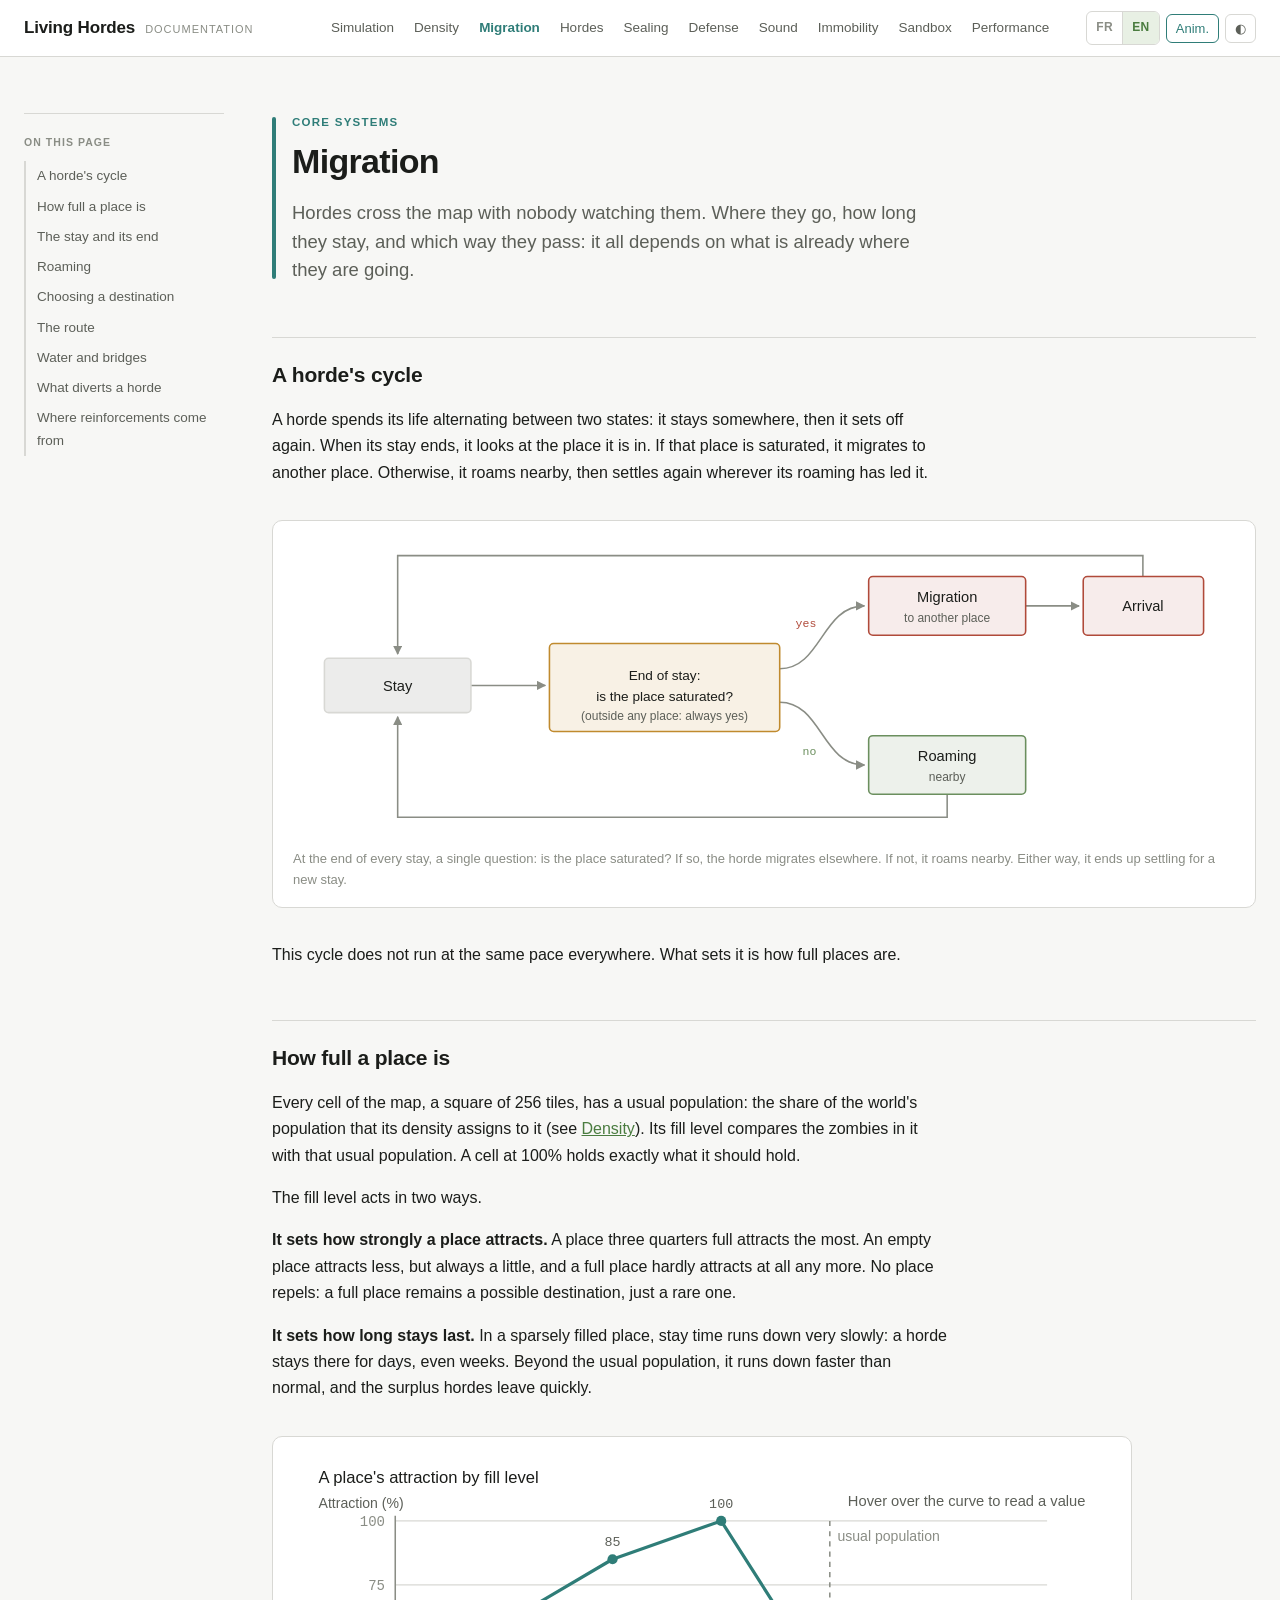
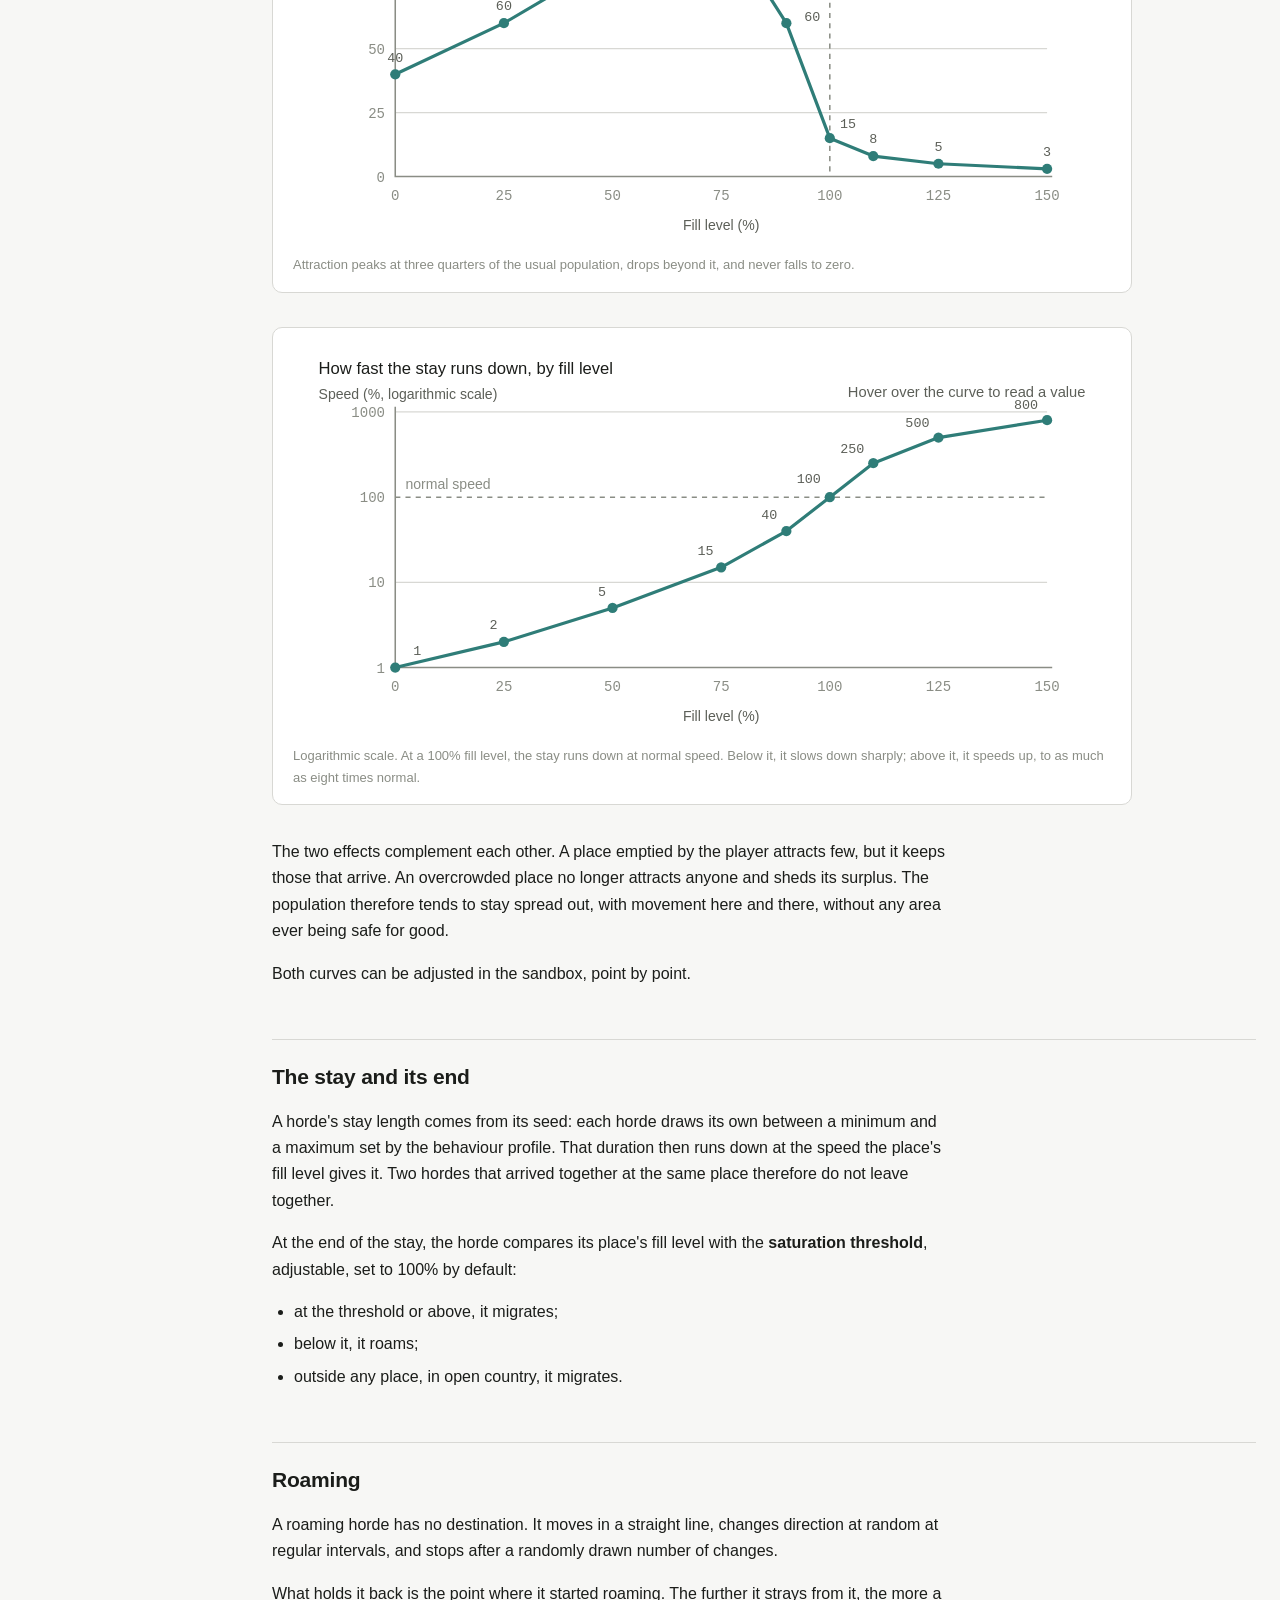
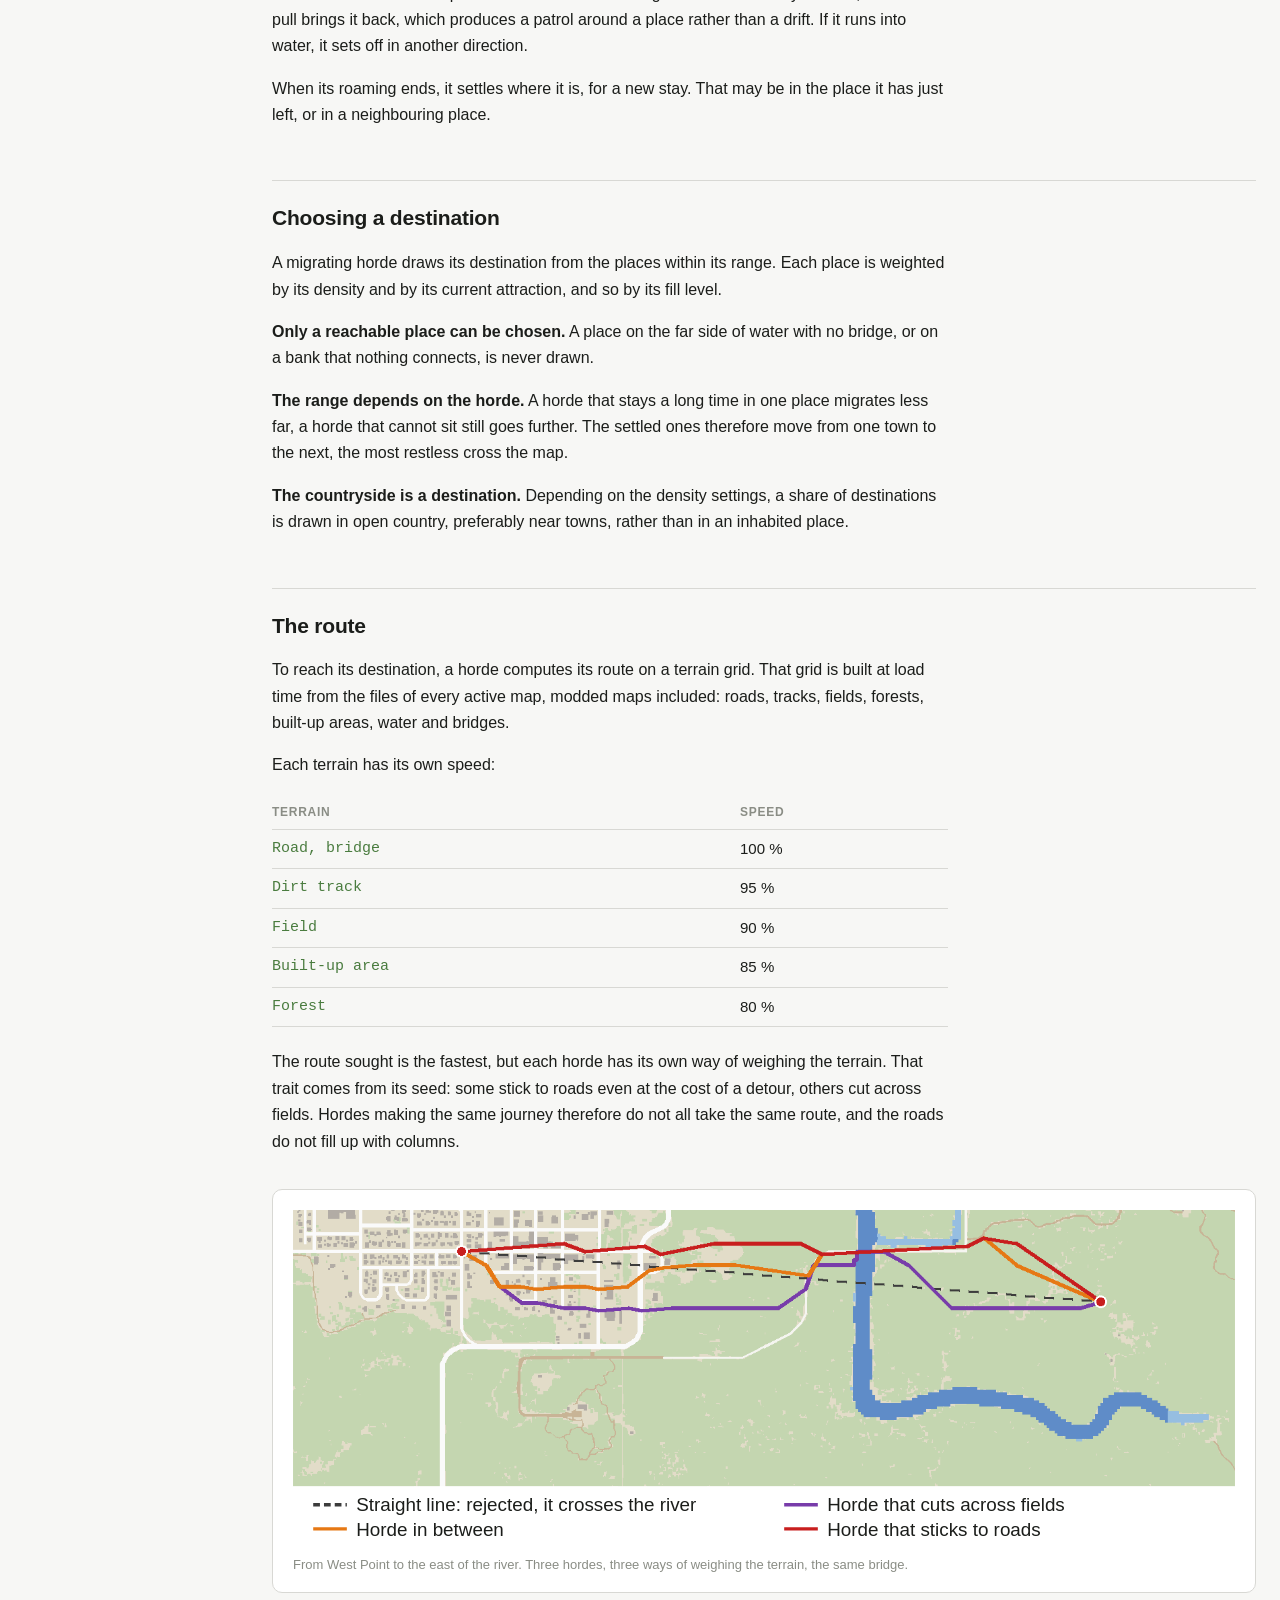
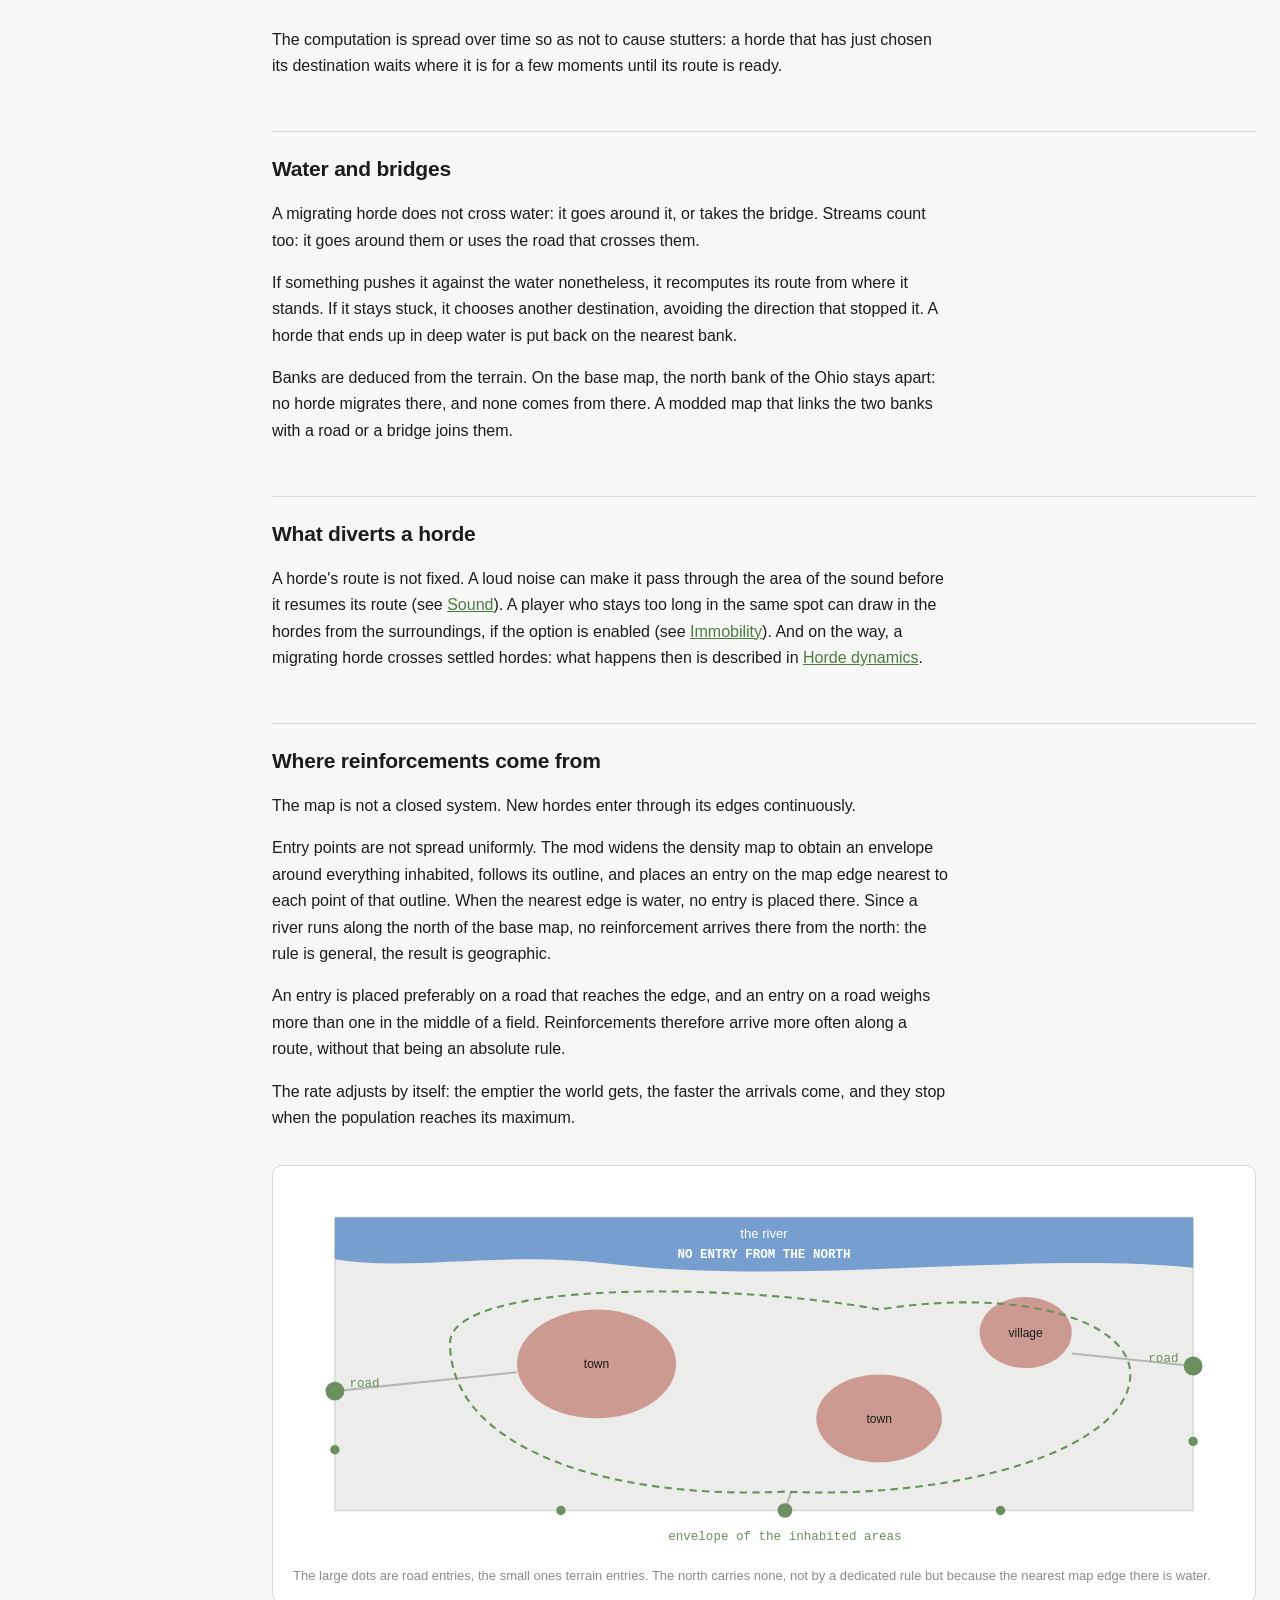
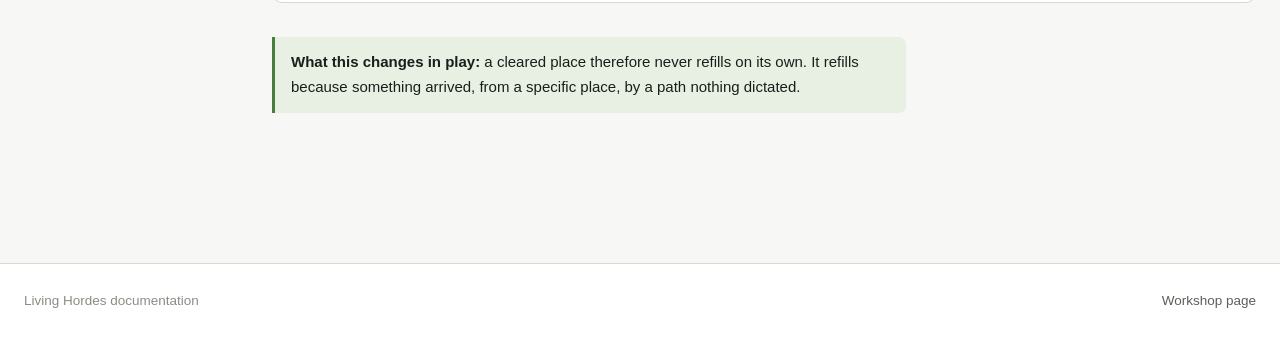
<file: migration.html>
<!doctype html>
<html lang="fr" data-title-fr="Migration - Living Hordes" data-title-en="Migration - Living Hordes">
<head>
<meta charset="utf-8">
<meta name="viewport" content="width=device-width, initial-scale=1">
<title>Migration - Living Hordes</title>
<link rel="stylesheet" href="assets/site.css?v=11">
<script>
(function () {
  var d = document.documentElement, t = null, l = null;
  try {
    t = localStorage.getItem("lh-theme");
    l = localStorage.getItem("lh-lang");
  } catch (e) {}
  if (t) d.setAttribute("data-theme", t);
  if (l !== "fr" && l !== "en") {
    l = (navigator.language || "en").toLowerCase().indexOf("fr") === 0 ? "fr" : "en";
  }
  d.setAttribute("data-sitelang", l);
  d.setAttribute("lang", l);
  var tt = d.getAttribute("data-title-" + l);
  if (tt) document.title = tt;
})();
</script>
</head>
<body data-page="migration">

<header class="masthead">
  <div class="masthead-inner">
    <a class="brand" href="index.html"><b>Living Hordes</b><span>Documentation</span></a>
    <nav class="sitenav">
      <a href="simulation.html">Simulation</a>
      <a href="density.html"><span data-lang="fr">Densit&eacute;</span><span data-lang="en">Density</span></a>
      <a href="migration.html" aria-current="page">Migration</a>
      <a href="hordes.html">Hordes</a>
      <a href="sealing.html"><span data-lang="fr">Scellement</span><span data-lang="en">Sealing</span></a>
      <a href="defense.html"><span data-lang="fr">D&eacute;fense</span><span data-lang="en">Defense</span></a>
      <a href="sound.html"><span data-lang="fr">Son</span><span data-lang="en">Sound</span></a>
      <a href="immobility.html"><span data-lang="fr">Immobilit&eacute;</span><span data-lang="en">Immobility</span></a>
      <a href="sandbox.html">Sandbox</a>
      <a href="performance.html">Performance</a>
    </nav>
    <div class="tools">
      <div class="langtoggle">
        <button type="button" data-setlang="fr">FR</button>
        <button type="button" data-setlang="en">EN</button>
      </div>
      <button class="motiontoggle" id="motion-toggle" type="button" aria-pressed="false"
              title="Animations">Anim.</button>
      <button class="themetoggle" id="theme-toggle" type="button"
              title="Th&egrave;me / Theme">&#9680;</button>
    </div>
  </div>
</header>

<div class="wrap">
  <aside class="toc">
    <div class="toc-sticky">
      <h2><span data-lang="fr">Sur cette page</span><span data-lang="en">On this page</span></h2>
      <a href="#cycle"><span data-lang="fr">Le cycle d'une horde</span><span data-lang="en">A horde's cycle</span></a>
      <a href="#remplissage"><span data-lang="fr">Le remplissage des lieux</span><span data-lang="en">How full a place is</span></a>
      <a href="#sejour"><span data-lang="fr">Le s&eacute;jour et sa fin</span><span data-lang="en">The stay and its end</span></a>
      <a href="#errance"><span data-lang="fr">L'errance</span><span data-lang="en">Roaming</span></a>
      <a href="#destination"><span data-lang="fr">Choisir une destination</span><span data-lang="en">Choosing a destination</span></a>
      <a href="#chemin"><span data-lang="fr">Le chemin</span><span data-lang="en">The route</span></a>
      <a href="#eau"><span data-lang="fr">L'eau et les ponts</span><span data-lang="en">Water and bridges</span></a>
      <a href="#detours"><span data-lang="fr">Ce qui d&eacute;tourne une horde</span><span data-lang="en">What diverts a horde</span></a>
      <a href="#renforts"><span data-lang="fr">D'o&ugrave; viennent les renforts</span><span data-lang="en">Where reinforcements come from</span></a>
    </div>
  </aside>

  <main>
    <div class="prose pagehead">
      <p class="eyebrow"><span data-lang="fr">Syst&egrave;mes centraux</span><span data-lang="en">Core systems</span></p>
      <h1 data-lang="both">Migration</h1>
      <p class="lead" data-lang="fr">Les hordes traversent la carte sans personne pour les regarder.
      O&ugrave; elles vont, combien de temps elles restent, et par o&ugrave; elles passent : tout d&eacute;pend de
      ce qui se trouve d&eacute;j&agrave; l&agrave; o&ugrave; elles vont.</p>
      <p class="lead" data-lang="en">Hordes cross the map with nobody watching them. Where they
      go, how long they stay, and which way they pass: it all depends on what is already where
      they are going.</p>
    </div>

    <h2 id="cycle"><span data-lang="fr">Le cycle d'une horde</span><span data-lang="en">A horde's cycle</span></h2>
    <div class="prose">
      <p data-lang="fr">Une horde passe sa vie &agrave; alterner entre deux &eacute;tats : elle s&eacute;journe
      quelque part, puis elle repart. Quand son s&eacute;jour se termine, elle regarde le lieu o&ugrave; elle
      se trouve. S'il est satur&eacute;, elle migre vers un autre lieu. Sinon, elle erre aux alentours,
      puis se pose &agrave; nouveau l&agrave; o&ugrave; son errance l'a men&eacute;e.</p>
      <p data-lang="en">A horde spends its life alternating between two states: it stays
      somewhere, then it sets off again. When its stay ends, it looks at the place it is in. If
      that place is saturated, it migrates to another place. Otherwise, it roams nearby, then
      settles again wherever its roaming has led it.</p>
    </div>

    <figure class="wide-fig">
      <svg viewBox="0 0 900 280" xmlns="http://www.w3.org/2000/svg" role="img"
           aria-label="Le cycle d'une horde : s&eacute;jour, puis migration ou errance selon le remplissage du lieu.">
        <defs>
          <marker id="cyc" viewBox="0 0 10 10" refX="9" refY="5"
                  markerWidth="6" markerHeight="6" orient="auto">
            <path d="M 0 0 L 10 5 L 0 10 z" fill="var(--text-faint)"/>
          </marker>
        </defs>

        <g fill="none" stroke="var(--text-faint)" stroke-width="1.5">
          <path d="M 170 138 L 241 138" marker-end="url(#cyc)"/>
          <path d="M 465 122 C 505 122, 505 62, 546 62" marker-end="url(#cyc)"/>
          <path d="M 465 154 C 505 154, 505 214, 546 214" marker-end="url(#cyc)"/>
          <path d="M 700 62 L 751 62" marker-end="url(#cyc)"/>
          <path d="M 812 34 L 812 14 L 100 14 L 100 108" marker-end="url(#cyc)"/>
          <path d="M 625 242 L 625 264 L 100 264 L 100 168" marker-end="url(#cyc)"/>
        </g>

        <rect x="30" y="112" width="140" height="52" rx="4" fill="var(--bg-sunken)"
              stroke="var(--rule)" stroke-width="1.5"/>
        <text x="100" y="143" font-size="14" text-anchor="middle" fill="var(--text)" data-lang="fr">S&eacute;jour</text>
        <text x="100" y="143" font-size="14" text-anchor="middle" fill="var(--text)" data-lang="en">Stay</text>

        <rect x="245" y="98" width="220" height="84" rx="4" fill="var(--l2)" fill-opacity="0.12"
              stroke="var(--l2)" stroke-width="1.5"/>
        <g font-size="13" text-anchor="middle" fill="var(--text)">
          <text x="355" y="133" data-lang="fr">Fin du s&eacute;jour :</text>
          <text x="355" y="133" data-lang="en">End of stay:</text>
          <text x="355" y="153" data-lang="fr">le lieu est-il satur&eacute; ?</text>
          <text x="355" y="153" data-lang="en">is the place saturated?</text>
        </g>
        <g font-size="11.5" text-anchor="middle" fill="var(--text-dim)">
          <text x="355" y="171" data-lang="fr">(hors de tout lieu : toujours oui)</text>
          <text x="355" y="171" data-lang="en">(outside any place: always yes)</text>
        </g>

        <g font-size="11" font-family="ui-monospace, monospace" text-anchor="end">
          <text x="500" y="82" fill="var(--l3)" data-lang="fr">oui</text>
          <text x="500" y="82" fill="var(--l3)" data-lang="en">yes</text>
          <text x="500" y="204" fill="var(--l1)" data-lang="fr">non</text>
          <text x="500" y="204" fill="var(--l1)" data-lang="en">no</text>
        </g>

        <rect x="550" y="34" width="150" height="56" rx="4" fill="var(--l3)" fill-opacity="0.10"
              stroke="var(--l3)" stroke-width="1.5"/>
        <text x="625" y="58" font-size="14" text-anchor="middle" fill="var(--text)" data-lang="both">Migration</text>
        <text x="625" y="77" font-size="11.5" text-anchor="middle" fill="var(--text-dim)" data-lang="fr">vers un autre lieu</text>
        <text x="625" y="77" font-size="11.5" text-anchor="middle" fill="var(--text-dim)" data-lang="en">to another place</text>

        <rect x="755" y="34" width="115" height="56" rx="4" fill="var(--l3)" fill-opacity="0.10"
              stroke="var(--l3)" stroke-width="1.5"/>
        <text x="812" y="67" font-size="14" text-anchor="middle" fill="var(--text)" data-lang="fr">Arriv&eacute;e</text>
        <text x="812" y="67" font-size="14" text-anchor="middle" fill="var(--text)" data-lang="en">Arrival</text>

        <rect x="550" y="186" width="150" height="56" rx="4" fill="var(--l1)" fill-opacity="0.12"
              stroke="var(--l1)" stroke-width="1.5"/>
        <text x="625" y="210" font-size="14" text-anchor="middle" fill="var(--text)" data-lang="fr">Errance</text>
        <text x="625" y="210" font-size="14" text-anchor="middle" fill="var(--text)" data-lang="en">Roaming</text>
        <text x="625" y="229" font-size="11.5" text-anchor="middle" fill="var(--text-dim)" data-lang="fr">aux alentours</text>
        <text x="625" y="229" font-size="11.5" text-anchor="middle" fill="var(--text-dim)" data-lang="en">nearby</text>
      </svg>
      <figcaption data-lang="fr">&Agrave; la fin de chaque s&eacute;jour, une seule question : le lieu est-il
      satur&eacute; ? Oui, la horde migre ailleurs. Non, elle erre aux alentours. Dans les deux cas,
      elle finit par se poser pour un nouveau s&eacute;jour.</figcaption>
      <figcaption data-lang="en">At the end of every stay, a single question: is the place
      saturated? If so, the horde migrates elsewhere. If not, it roams nearby. Either way, it
      ends up settling for a new stay.</figcaption>
    </figure>

    <div class="prose">
      <p data-lang="fr">Ce cycle ne tourne pas au m&ecirc;me rythme partout. Ce qui le r&egrave;gle, c'est le
      remplissage des lieux.</p>
      <p data-lang="en">This cycle does not run at the same pace everywhere. What sets it is
      how full places are.</p>
    </div>

    <h2 id="remplissage"><span data-lang="fr">Le remplissage des lieux</span><span data-lang="en">How full a place is</span></h2>
    <div class="prose">
      <p data-lang="fr">Chaque cellule de la carte, un carr&eacute; de 256 tuiles, a une population
      habituelle : la part de la population du monde que sa densit&eacute; lui attribue (voir
      <a href="density.html">Densit&eacute;</a>). Son remplissage compare les zombies qui s'y trouvent
      &agrave; cette population habituelle. Une cellule &agrave; 100 % contient exactement ce qu'elle devrait
      contenir.</p>
      <p data-lang="en">Every cell of the map, a square of 256 tiles, has a usual population:
      the share of the world's population that its density assigns to it (see
      <a href="density.html">Density</a>). Its fill level compares the zombies in it with that
      usual population. A cell at 100% holds exactly what it should hold.</p>
      <p data-lang="fr">Le remplissage agit de deux fa&ccedil;ons.</p>
      <p data-lang="en">The fill level acts in two ways.</p>
      <p data-lang="fr"><strong>Il r&egrave;gle l'attrait d'un lieu.</strong> Un lieu aux trois quarts
      plein attire le plus. Un lieu vide attire moins, mais toujours un peu, et un lieu plein
      n'attire presque plus. Aucun lieu ne repousse : un lieu plein reste une destination
      possible, simplement rare.</p>
      <p data-lang="en"><strong>It sets how strongly a place attracts.</strong> A place three
      quarters full attracts the most. An empty place attracts less, but always a little, and a
      full place hardly attracts at all any more. No place repels: a full place remains a
      possible destination, just a rare one.</p>
      <p data-lang="fr"><strong>Il r&egrave;gle la dur&eacute;e des s&eacute;jours.</strong> Dans un lieu peu rempli,
      le temps de s&eacute;jour s'&eacute;coule tr&egrave;s lentement : une horde y reste des jours, voire des
      semaines. Au-del&agrave; de sa population habituelle, il s'&eacute;coule plus vite que la normale, et
      les hordes en surnombre repartent rapidement.</p>
      <p data-lang="en"><strong>It sets how long stays last.</strong> In a sparsely filled
      place, stay time runs down very slowly: a horde stays there for days, even weeks. Beyond
      the usual population, it runs down faster than normal, and the surplus hordes leave
      quickly.</p>
    </div>

    <figure>
      <svg id="curve-attr" viewBox="0 0 640 300" xmlns="http://www.w3.org/2000/svg" role="img"
           aria-label="Courbe de l'attrait d'un lieu selon son remplissage.">
        <text x="20" y="20" font-size="13" fill="var(--text)" data-lang="fr">Attrait d'un lieu selon son remplissage</text>
        <text x="20" y="20" font-size="13" fill="var(--text)" data-lang="en">A place's attraction by fill level</text>

        <g stroke="var(--rule)" stroke-width="1">
          <path d="M 80 50 L 590 50"/><path d="M 80 100 L 590 100"/>
          <path d="M 80 150 L 590 150"/><path d="M 80 200 L 590 200"/>
        </g>
        <path d="M 80 46 L 80 250 L 594 250" fill="none" stroke="var(--text-faint)" stroke-width="1.2"/>
        <path d="M 420 50 L 420 250" stroke="var(--text-faint)" stroke-width="1.2" stroke-dasharray="4 4"/>
        <text x="426" y="66" font-size="11" fill="var(--text-faint)" data-lang="fr">population habituelle</text>
        <text x="426" y="66" font-size="11" fill="var(--text-faint)" data-lang="en">usual population</text>

        <g font-size="11" font-family="ui-monospace, monospace" fill="var(--text-faint)" text-anchor="end">
          <text x="72" y="254" data-lang="both">0</text><text x="72" y="204" data-lang="both">25</text>
          <text x="72" y="154" data-lang="both">50</text><text x="72" y="104" data-lang="both">75</text>
          <text x="72" y="54" data-lang="both">100</text>
        </g>
        <g font-size="11" font-family="ui-monospace, monospace" fill="var(--text-faint)" text-anchor="middle">
          <text x="80" y="268" data-lang="both">0</text><text x="165" y="268" data-lang="both">25</text>
          <text x="250" y="268" data-lang="both">50</text><text x="335" y="268" data-lang="both">75</text>
          <text x="420" y="268" data-lang="both">100</text><text x="505" y="268" data-lang="both">125</text>
          <text x="590" y="268" data-lang="both">150</text>
        </g>
        <text x="20" y="40" font-size="11" fill="var(--text-dim)" data-lang="fr">Attrait (%)</text>
        <text x="20" y="40" font-size="11" fill="var(--text-dim)" data-lang="en">Attraction (%)</text>
        <text x="335" y="292" font-size="11" fill="var(--text-dim)" text-anchor="middle" data-lang="fr">Remplissage (%)</text>
        <text x="335" y="292" font-size="11" fill="var(--text-dim)" text-anchor="middle" data-lang="en">Fill level (%)</text>

        <polyline points="80,170 165,130 250,80 335,50 386,130 420,220 454,234 505,240 590,244"
                  fill="none" stroke="var(--page)" stroke-width="2.5" stroke-linejoin="round"/>
        <g fill="var(--page)">
          <circle cx="80" cy="170" r="4"/><circle cx="165" cy="130" r="4"/>
          <circle cx="250" cy="80" r="4"/><circle cx="335" cy="50" r="4"/>
          <circle cx="386" cy="130" r="4"/><circle cx="420" cy="220" r="4"/>
          <circle cx="454" cy="234" r="4"/><circle cx="505" cy="240" r="4"/>
          <circle cx="590" cy="244" r="4"/>
        </g>
        <g font-size="10.5" font-family="ui-monospace, monospace" fill="var(--text-dim)" text-anchor="middle">
          <text x="80" y="160" data-lang="both">40</text>
          <text x="165" y="120" data-lang="both">60</text>
          <text x="250" y="70" data-lang="both">85</text>
          <text x="335" y="40" data-lang="both">100</text>
          <text x="400" y="128" text-anchor="start" data-lang="both">60</text>
          <text x="428" y="212" text-anchor="start" data-lang="both">15</text>
          <text x="454" y="224" data-lang="both">8</text>
          <text x="505" y="230" data-lang="both">5</text>
          <text x="590" y="234" data-lang="both">3</text>
        </g>
      </svg>
      <figcaption data-lang="fr">L'attrait culmine aux trois quarts de la population habituelle,
      chute au-del&agrave;, et ne tombe jamais &agrave; z&eacute;ro.</figcaption>
      <figcaption data-lang="en">Attraction peaks at three quarters of the usual population,
      drops beyond it, and never falls to zero.</figcaption>
    </figure>

    <figure>
      <svg id="curve-stay" viewBox="0 0 640 300" xmlns="http://www.w3.org/2000/svg" role="img"
           aria-label="Courbe de la vitesse d'&eacute;coulement du s&eacute;jour selon le remplissage, en &eacute;chelle logarithmique.">
        <text x="20" y="20" font-size="13" fill="var(--text)" data-lang="fr">Vitesse d'&eacute;coulement du s&eacute;jour selon le remplissage</text>
        <text x="20" y="20" font-size="13" fill="var(--text)" data-lang="en">How fast the stay runs down, by fill level</text>

        <g stroke="var(--rule)" stroke-width="1">
          <path d="M 80 50 L 590 50"/><path d="M 80 183.3 L 590 183.3"/>
        </g>
        <path d="M 80 46 L 80 250 L 594 250" fill="none" stroke="var(--text-faint)" stroke-width="1.2"/>
        <path d="M 80 116.7 L 590 116.7" stroke="var(--text-faint)" stroke-width="1.2" stroke-dasharray="4 4"/>
        <text x="88" y="110" font-size="11" fill="var(--text-faint)" data-lang="fr">vitesse normale</text>
        <text x="88" y="110" font-size="11" fill="var(--text-faint)" data-lang="en">normal speed</text>

        <g font-size="11" font-family="ui-monospace, monospace" fill="var(--text-faint)" text-anchor="end">
          <text x="72" y="254" data-lang="both">1</text><text x="72" y="187.3" data-lang="both">10</text>
          <text x="72" y="120.7" data-lang="both">100</text><text x="72" y="54" data-lang="both">1000</text>
        </g>
        <g font-size="11" font-family="ui-monospace, monospace" fill="var(--text-faint)" text-anchor="middle">
          <text x="80" y="268" data-lang="both">0</text><text x="165" y="268" data-lang="both">25</text>
          <text x="250" y="268" data-lang="both">50</text><text x="335" y="268" data-lang="both">75</text>
          <text x="420" y="268" data-lang="both">100</text><text x="505" y="268" data-lang="both">125</text>
          <text x="590" y="268" data-lang="both">150</text>
        </g>
        <text x="20" y="40" font-size="11" fill="var(--text-dim)" data-lang="fr">Vitesse (%, &eacute;chelle logarithmique)</text>
        <text x="20" y="40" font-size="11" fill="var(--text-dim)" data-lang="en">Speed (%, logarithmic scale)</text>
        <text x="335" y="292" font-size="11" fill="var(--text-dim)" text-anchor="middle" data-lang="fr">Remplissage (%)</text>
        <text x="335" y="292" font-size="11" fill="var(--text-dim)" text-anchor="middle" data-lang="en">Fill level (%)</text>

        <polyline points="80,250 165,229.9 250,203.4 335,171.6 386,143.2 420,116.7 454,90.1 505,70.1 590,56.5"
                  fill="none" stroke="var(--page)" stroke-width="2.5" stroke-linejoin="round"/>
        <g fill="var(--page)">
          <circle cx="80" cy="250" r="4"/><circle cx="165" cy="229.9" r="4"/>
          <circle cx="250" cy="203.4" r="4"/><circle cx="335" cy="171.6" r="4"/>
          <circle cx="386" cy="143.2" r="4"/><circle cx="420" cy="116.7" r="4"/>
          <circle cx="454" cy="90.1" r="4"/><circle cx="505" cy="70.1" r="4"/>
          <circle cx="590" cy="56.5" r="4"/>
        </g>
        <g font-size="10.5" font-family="ui-monospace, monospace" fill="var(--text-dim)" text-anchor="end">
          <text x="94" y="240" text-anchor="start" data-lang="both">1</text>
          <text x="160" y="220" data-lang="both">2</text>
          <text x="245" y="194" data-lang="both">5</text>
          <text x="329" y="162" data-lang="both">15</text>
          <text x="379" y="134" data-lang="both">40</text>
          <text x="413" y="106" data-lang="both">100</text>
          <text x="447" y="82" data-lang="both">250</text>
          <text x="498" y="62" data-lang="both">500</text>
          <text x="583" y="48" data-lang="both">800</text>
        </g>
      </svg>
      <figcaption data-lang="fr">&Eacute;chelle logarithmique. &Agrave; 100 % de remplissage, le s&eacute;jour
      s'&eacute;coule &agrave; vitesse normale. En dessous, il ralentit fortement ; au-dessus, il s'acc&eacute;l&egrave;re,
      jusqu'&agrave; huit fois la normale.</figcaption>
      <figcaption data-lang="en">Logarithmic scale. At a 100% fill level, the stay runs down at
      normal speed. Below it, it slows down sharply; above it, it speeds up, to as much as eight
      times normal.</figcaption>
    </figure>

    <div class="prose">
      <p data-lang="fr">Les deux effets se compl&egrave;tent. Un lieu vid&eacute; par le joueur attire peu de
      monde, mais il garde ceux qui arrivent. Un lieu surpeupl&eacute; n'attire plus personne et se
      vide de son exc&eacute;dent. La population tend donc &agrave; rester r&eacute;partie, avec des mouvements ici
      et l&agrave;, sans qu'aucune zone ne soit jamais s&ucirc;re pour toujours.</p>
      <p data-lang="en">The two effects complement each other. A place emptied by the player
      attracts few, but it keeps those that arrive. An overcrowded place no longer attracts
      anyone and sheds its surplus. The population therefore tends to stay spread out, with
      movement here and there, without any area ever being safe for good.</p>
      <p data-lang="fr">Les deux courbes se r&egrave;glent dans le bac &agrave; sable, point par point.</p>
      <p data-lang="en">Both curves can be adjusted in the sandbox, point by point.</p>
    </div>

    <h2 id="sejour"><span data-lang="fr">Le s&eacute;jour et sa fin</span><span data-lang="en">The stay and its end</span></h2>
    <div class="prose">
      <p data-lang="fr">La dur&eacute;e de s&eacute;jour d'une horde vient de sa graine : chaque horde tire la
      sienne entre un minimum et un maximum fix&eacute;s par le profil de comportement. Cette dur&eacute;e
      avance ensuite &agrave; la vitesse que lui donne le remplissage du lieu. Deux hordes arriv&eacute;es
      ensemble au m&ecirc;me endroit ne repartent donc pas ensemble.</p>
      <p data-lang="en">A horde's stay length comes from its seed: each horde draws its own
      between a minimum and a maximum set by the behaviour profile. That duration then runs
      down at the speed the place's fill level gives it. Two hordes that arrived together at
      the same place therefore do not leave together.</p>
      <p data-lang="fr">&Agrave; la fin du s&eacute;jour, la horde compare le remplissage de son lieu au
      <strong>seuil de saturation</strong>, r&eacute;glable, fix&eacute; &agrave; 100 % par d&eacute;faut :</p>
      <p data-lang="en">At the end of the stay, the horde compares its place's fill level with
      the <strong>saturation threshold</strong>, adjustable, set to 100% by default:</p>
      <ul>
        <li data-lang="fr">au seuil ou au-del&agrave;, elle migre ;</li>
        <li data-lang="en">at the threshold or above, it migrates;</li>
        <li data-lang="fr">en dessous, elle erre ;</li>
        <li data-lang="en">below it, it roams;</li>
        <li data-lang="fr">hors de tout lieu, en pleine campagne, elle migre.</li>
        <li data-lang="en">outside any place, in open country, it migrates.</li>
      </ul>
    </div>

    <h2 id="errance"><span data-lang="fr">L'errance</span><span data-lang="en">Roaming</span></h2>
    <div class="prose">
      <p data-lang="fr">Une horde qui erre n'a pas de destination. Elle avance en ligne droite,
      change de direction au hasard &agrave; intervalles r&eacute;guliers, et s'arr&ecirc;te au bout d'un nombre de
      changements tir&eacute; au sort.</p>
      <p data-lang="en">A roaming horde has no destination. It moves in a straight line,
      changes direction at random at regular intervals, and stops after a randomly drawn number
      of changes.</p>
      <p data-lang="fr">Ce qui la retient, c'est le point o&ugrave; elle a commenc&eacute; &agrave; errer. Plus elle
      s'en &eacute;loigne, plus un rappel la ram&egrave;ne vers lui, ce qui produit une patrouille autour d'un
      lieu plut&ocirc;t qu'une d&eacute;rive. Si elle bute sur de l'eau, elle repart dans une autre
      direction.</p>
      <p data-lang="en">What holds it back is the point where it started roaming. The further
      it strays from it, the more a pull brings it back, which produces a patrol around a place
      rather than a drift. If it runs into water, it sets off in another direction.</p>
      <p data-lang="fr">Quand son errance se termine, elle se pose l&agrave; o&ugrave; elle se trouve, pour un
      nouveau s&eacute;jour. Ce peut &ecirc;tre dans le lieu qu'elle vient de quitter, ou dans un lieu
      voisin.</p>
      <p data-lang="en">When its roaming ends, it settles where it is, for a new stay. That may
      be in the place it has just left, or in a neighbouring place.</p>
    </div>

    <h2 id="destination"><span data-lang="fr">Choisir une destination</span><span data-lang="en">Choosing a destination</span></h2>
    <div class="prose">
      <p data-lang="fr">Une horde qui migre tire sa destination parmi les lieux &agrave; sa port&eacute;e.
      Chaque lieu p&egrave;se selon sa densit&eacute; et selon son attrait du moment, donc selon son
      remplissage.</p>
      <p data-lang="en">A migrating horde draws its destination from the places within its
      range. Each place is weighted by its density and by its current attraction, and so by its
      fill level.</p>
      <p data-lang="fr"><strong>Seul un lieu atteignable peut &ecirc;tre choisi.</strong> Un lieu situ&eacute;
      de l'autre c&ocirc;t&eacute; d'une eau sans pont, ou sur une rive que rien ne relie, n'est jamais
      tir&eacute;.</p>
      <p data-lang="en"><strong>Only a reachable place can be chosen.</strong> A place on the far
      side of water with no bridge, or on a bank that nothing connects, is never drawn.</p>
      <p data-lang="fr"><strong>La port&eacute;e d&eacute;pend de la horde.</strong> Une horde qui reste
      longtemps quelque part migre moins loin, une horde qui ne tient pas en place part plus
      loin. Les s&eacute;dentaires circulent donc d'une ville &agrave; la ville voisine, les plus agit&eacute;es
      traversent la carte.</p>
      <p data-lang="en"><strong>The range depends on the horde.</strong> A horde that stays a
      long time in one place migrates less far, a horde that cannot sit still goes further. The
      settled ones therefore move from one town to the next, the most restless cross the
      map.</p>
      <p data-lang="fr"><strong>La campagne est une destination.</strong> Selon les r&eacute;glages de
      densit&eacute;, une part des destinations est tir&eacute;e en pleine campagne, de pr&eacute;f&eacute;rence pr&egrave;s des
      villes, et non dans un lieu habit&eacute;.</p>
      <p data-lang="en"><strong>The countryside is a destination.</strong> Depending on the
      density settings, a share of destinations is drawn in open country, preferably near
      towns, rather than in an inhabited place.</p>
    </div>

    <h2 id="chemin"><span data-lang="fr">Le chemin</span><span data-lang="en">The route</span></h2>
    <div class="prose">
      <p data-lang="fr">Pour aller &agrave; sa destination, une horde calcule son chemin sur une grille
      du terrain. Cette grille est construite au chargement &agrave; partir des fichiers de chaque
      carte active, cartes modd&eacute;es comprises : routes, chemins, champs, for&ecirc;ts, zones b&acirc;ties,
      eau et ponts.</p>
      <p data-lang="en">To reach its destination, a horde computes its route on a terrain grid.
      That grid is built at load time from the files of every active map, modded maps included:
      roads, tracks, fields, forests, built-up areas, water and bridges.</p>
      <p data-lang="fr">Chaque terrain a sa vitesse :</p>
      <p data-lang="en">Each terrain has its own speed:</p>
      <div class="tablescroll">
      <table>
        <thead><tr><th><span data-lang="fr">Terrain</span><span data-lang="en">Terrain</span></th><th><span data-lang="fr">Vitesse</span><span data-lang="en">Speed</span></th></tr></thead>
        <tbody>
          <tr><td class="k"><span data-lang="fr">Route, pont</span><span data-lang="en">Road, bridge</span></td><td class="v" data-lang="both">100 %</td></tr>
          <tr><td class="k"><span data-lang="fr">Chemin de terre</span><span data-lang="en">Dirt track</span></td><td class="v" data-lang="both">95 %</td></tr>
          <tr><td class="k"><span data-lang="fr">Champ</span><span data-lang="en">Field</span></td><td class="v" data-lang="both">90 %</td></tr>
          <tr><td class="k"><span data-lang="fr">Zone b&acirc;tie</span><span data-lang="en">Built-up area</span></td><td class="v" data-lang="both">85 %</td></tr>
          <tr><td class="k"><span data-lang="fr">For&ecirc;t</span><span data-lang="en">Forest</span></td><td class="v" data-lang="both">80 %</td></tr>
        </tbody>
      </table>
      </div>
      <p data-lang="fr">Le chemin cherch&eacute; est le plus rapide, mais chaque horde a sa propre fa&ccedil;on
      de peser le terrain. Ce trait vient de sa graine : certaines collent aux routes m&ecirc;me au
      prix d'un d&eacute;tour, d'autres coupent &agrave; travers champs. Toutes les hordes d'un m&ecirc;me trajet ne
      prennent donc pas le m&ecirc;me chemin, et les routes ne se remplissent pas de colonnes.</p>
      <p data-lang="en">The route sought is the fastest, but each horde has its own way of
      weighing the terrain. That trait comes from its seed: some stick to roads even at the
      cost of a detour, others cut across fields. Hordes making the same journey therefore do
      not all take the same route, and the roads do not fill up with columns.</p>
    </div>

    <figure class="wide-fig">
      <svg viewBox="0 214 1400 491" xmlns="http://www.w3.org/2000/svg" role="img"
           aria-label="Carte de West Point : trois trajets de hordes vers l'est de la rivi&egrave;re, par le m&ecirc;me pont.">
        <defs><clipPath id="wp-crop"><rect x="0" y="214" width="1400" height="411"/></clipPath></defs>
        <!-- l'image est rognee au-dessus des trajets : sa legende d'origine reste hors champ -->
        <image href="assets/img/westpoint_routes.png" x="0" y="0" width="1400" height="625" clip-path="url(#wp-crop)"/>
        <!-- legende, sous la carte -->
        <rect x="0" y="625" width="1400" height="80" fill="var(--bg-raised)"/>
        <g stroke-width="5" fill="none">
          <path d="M 30 652 L 80 652" stroke="#3c3c3c" stroke-dasharray="10 6"/>
          <path d="M 730 652 L 780 652" stroke="#783caa"/>
          <path d="M 30 688 L 80 688" stroke="#e67814"/>
          <path d="M 730 688 L 780 688" stroke="#c81e1e"/>
        </g>
        <g font-size="28" fill="var(--text)">
          <text x="94" y="662" data-lang="fr">Ligne droite : refus&eacute;e, elle traverse la rivi&egrave;re</text>
          <text x="94" y="662" data-lang="en">Straight line: rejected, it crosses the river</text>
          <text x="794" y="662" data-lang="fr">Horde qui coupe &agrave; travers champs</text>
          <text x="794" y="662" data-lang="en">Horde that cuts across fields</text>
          <text x="94" y="698" data-lang="fr">Horde entre les deux</text>
          <text x="94" y="698" data-lang="en">Horde in between</text>
          <text x="794" y="698" data-lang="fr">Horde qui colle aux routes</text>
          <text x="794" y="698" data-lang="en">Horde that sticks to roads</text>
        </g>
      </svg>
      <figcaption data-lang="fr">De West Point vers l'est de la rivi&egrave;re. Trois hordes, trois
      fa&ccedil;ons de peser le terrain, un m&ecirc;me pont.</figcaption>
      <figcaption data-lang="en">From West Point to the east of the river. Three hordes, three
      ways of weighing the terrain, the same bridge.</figcaption>
    </figure>

    <div class="prose">
      <p data-lang="fr">Le calcul est &eacute;tal&eacute; dans le temps pour ne pas provoquer de saccade : une
      horde qui vient de choisir sa destination attend sur place quelques instants que son
      chemin soit pr&ecirc;t.</p>
      <p data-lang="en">The computation is spread over time so as not to cause stutters: a
      horde that has just chosen its destination waits where it is for a few moments until its
      route is ready.</p>
    </div>

    <h2 id="eau"><span data-lang="fr">L'eau et les ponts</span><span data-lang="en">Water and bridges</span></h2>
    <div class="prose">
      <p data-lang="fr">Une horde en migration ne traverse pas l'eau : elle la contourne, ou
      prend le pont. Les ruisseaux comptent aussi : elle les contourne ou passe par la route qui
      les franchit.</p>
      <p data-lang="en">A migrating horde does not cross water: it goes around it, or takes the
      bridge. Streams count too: it goes around them or uses the road that crosses them.</p>
      <p data-lang="fr">Si quelque chose la pousse malgr&eacute; tout contre l'eau, elle recalcule son
      chemin depuis l'endroit o&ugrave; elle se trouve. Si elle reste bloqu&eacute;e, elle choisit une autre
      destination, en &eacute;vitant la direction qui l'a arr&ecirc;t&eacute;e. Une horde qui se retrouve dans une
      eau profonde est repos&eacute;e sur la rive la plus proche.</p>
      <p data-lang="en">If something pushes it against the water nonetheless, it recomputes its
      route from where it stands. If it stays stuck, it chooses another destination, avoiding
      the direction that stopped it. A horde that ends up in deep water is put back on the
      nearest bank.</p>
      <p data-lang="fr">Les rives se d&eacute;duisent du terrain. Sur la carte de base, la rive nord de
      l'Ohio reste &agrave; part : aucune horde n'y migre, et aucune n'en vient. Une carte modd&eacute;e qui
      relie les deux rives par une route ou un pont les r&eacute;unit.</p>
      <p data-lang="en">Banks are deduced from the terrain. On the base map, the north bank of
      the Ohio stays apart: no horde migrates there, and none comes from there. A modded map
      that links the two banks with a road or a bridge joins them.</p>
    </div>

    <h2 id="detours"><span data-lang="fr">Ce qui d&eacute;tourne une horde</span><span data-lang="en">What diverts a horde</span></h2>
    <div class="prose">
      <p data-lang="fr">Le chemin d'une horde n'est pas fig&eacute;. Un bruit fort peut la faire passer
      par la zone du son avant qu'elle reprenne sa route (voir <a href="sound.html">Son</a>).
      Un joueur qui reste trop longtemps au m&ecirc;me endroit peut attirer les hordes des environs,
      si l'option est active (voir <a href="immobility.html">Immobilit&eacute;</a>). Et en chemin, une
      horde en migration croise des hordes pos&eacute;es : ce qui se passe alors est d&eacute;crit dans
      <a href="hordes.html">Dynamique des hordes</a>.</p>
      <p data-lang="en">A horde's route is not fixed. A loud noise can make it pass through the
      area of the sound before it resumes its route (see <a href="sound.html">Sound</a>). A
      player who stays too long in the same spot can draw in the hordes from the surroundings,
      if the option is enabled (see <a href="immobility.html">Immobility</a>). And on the way,
      a migrating horde crosses settled hordes: what happens then is described in
      <a href="hordes.html">Horde dynamics</a>.</p>
    </div>

    <h2 id="renforts"><span data-lang="fr">D'o&ugrave; viennent les renforts</span><span data-lang="en">Where reinforcements come from</span></h2>
    <div class="prose">
      <p data-lang="fr">La carte n'est pas un syst&egrave;me ferm&eacute;. De nouvelles hordes entrent en
      permanence par ses bords.</p>
      <p data-lang="en">The map is not a closed system. New hordes enter through its edges
      continuously.</p>
      <p data-lang="fr">Les points d'entr&eacute;e ne sont pas r&eacute;partis uniform&eacute;ment. Le mod &eacute;largit la
      carte de densit&eacute; pour obtenir une enveloppe autour de tout ce qui est habit&eacute;, en suit le
      contour, et pose une entr&eacute;e sur le bord de carte le plus proche de chaque point de ce
      contour. Quand le bord le plus proche est de l'eau, aucune entr&eacute;e n'y est pos&eacute;e. Comme une
      rivi&egrave;re borde le nord de la carte de base, aucun renfort n'y arrive par le nord : la r&egrave;gle
      est g&eacute;n&eacute;rale, le r&eacute;sultat est g&eacute;ographique.</p>
      <p data-lang="en">Entry points are not spread uniformly. The mod widens the density map to
      obtain an envelope around everything inhabited, follows its outline, and places an entry
      on the map edge nearest to each point of that outline. When the nearest edge is water, no
      entry is placed there. Since a river runs along the north of the base map, no
      reinforcement arrives there from the north: the rule is general, the result is
      geographic.</p>
      <p data-lang="fr">Une entr&eacute;e se place de pr&eacute;f&eacute;rence sur une route qui atteint le bord, et
      une entr&eacute;e sur route p&egrave;se plus qu'une entr&eacute;e en plein champ. Les renforts arrivent donc
      plus souvent par une voie de circulation, sans que ce soit une r&egrave;gle absolue.</p>
      <p data-lang="en">An entry is placed preferably on a road that reaches the edge, and an
      entry on a road weighs more than one in the middle of a field. Reinforcements therefore
      arrive more often along a route, without that being an absolute rule.</p>
      <p data-lang="fr">Le rythme s'ajuste seul : plus le monde se vide, plus les arriv&eacute;es
      s'acc&eacute;l&egrave;rent, et elles s'arr&ecirc;tent quand la population atteint son maximum.</p>
      <p data-lang="en">The rate adjusts by itself: the emptier the world gets, the faster the
      arrivals come, and they stop when the population reaches its maximum.</p>
    </div>

    <figure class="wide-fig">
      <svg viewBox="0 0 900 348" xmlns="http://www.w3.org/2000/svg" role="img"
           aria-label="Carte sch&eacute;matique montrant l'enveloppe des zones habit&eacute;es et les points d'entr&eacute;e sur les bords.">
        <rect x="40" y="30" width="820" height="280" fill="var(--bg-sunken)"
              stroke="var(--rule)" stroke-width="1.5"/>

        <path d="M 40 30 L 860 30 L 860 78 C 700 62, 480 96, 300 74 C 200 62, 110 82, 40 70 Z"
              fill="#4f86c6" fill-opacity="0.75"/>
        <text x="450" y="50" font-size="12.5" fill="#ffffff" text-anchor="middle" data-lang="fr">la rivi&egrave;re</text><text x="450" y="50" font-size="12.5" fill="#ffffff" text-anchor="middle" data-lang="en">the river</text>

        <g fill="var(--l3)" fill-opacity="0.5">
          <ellipse cx="290" cy="170" rx="76" ry="52"/>
          <ellipse cx="560" cy="222" rx="60" ry="42"/>
          <ellipse cx="700" cy="140" rx="44" ry="34"/>
        </g>
        <g font-size="11.5" fill="var(--text)" text-anchor="middle">
          <text x="290" y="174" data-lang="fr">ville</text><text x="290" y="174" data-lang="en">town</text><text x="560" y="226" data-lang="fr">ville</text><text x="560" y="226" data-lang="en">town</text>
          <text x="700" y="144" data-lang="fr">bourg</text><text x="700" y="144" data-lang="en">village</text>
        </g>

        <path d="M 150 150 C 150 90, 420 92, 560 118 C 700 96, 800 130, 800 180
                 C 800 250, 640 300, 470 292 C 300 300, 150 250, 150 150 Z"
              fill="none" stroke="var(--l1)" stroke-width="2" stroke-dasharray="7 5"/>
        <text x="470" y="338" font-size="12" fill="var(--l1)" text-anchor="middle"
              font-family="ui-monospace, monospace" data-lang="fr">enveloppe des zones habit&eacute;es</text>
        <text x="470" y="338" font-size="12" fill="var(--l1)" text-anchor="middle"
              font-family="ui-monospace, monospace" data-lang="en">envelope of the inhabited areas</text>

        <g stroke="var(--text-faint)" stroke-width="2" opacity="0.55">
          <path d="M 40 196 L 214 178"/>
          <path d="M 470 310 L 476 292"/>
          <path d="M 860 172 L 744 160"/>
        </g>

        <g fill="var(--l1)">
          <circle cx="40" cy="196" r="9"/>
          <circle cx="860" cy="172" r="9"/>
          <circle cx="470" cy="310" r="7"/>
          <circle cx="40" cy="252" r="4.5"/>
          <circle cx="860" cy="244" r="4.5"/>
          <circle cx="256" cy="310" r="4.5"/>
          <circle cx="676" cy="310" r="4.5"/>
        </g>

        <text x="54" y="192" font-size="12" fill="var(--l1)"
              font-family="ui-monospace, monospace" data-lang="fr">route</text>
        <text x="54" y="192" font-size="12" fill="var(--l1)"
              font-family="ui-monospace, monospace" data-lang="en">road</text>
        <text x="846" y="168" font-size="12" fill="var(--l1)" text-anchor="end"
              font-family="ui-monospace, monospace" data-lang="fr">route</text>
        <text x="846" y="168" font-size="12" fill="var(--l1)" text-anchor="end"
              font-family="ui-monospace, monospace" data-lang="en">road</text>

        <text x="450" y="69" font-size="12" fill="#ffffff" font-weight="600" text-anchor="middle"
              font-family="ui-monospace, monospace" data-lang="fr">AUCUNE ENTR&Eacute;E AU NORD</text>
        <text x="450" y="69" font-size="12" fill="#ffffff" font-weight="600" text-anchor="middle"
              font-family="ui-monospace, monospace" data-lang="en">NO ENTRY FROM THE NORTH</text>
      </svg>
      <figcaption data-lang="fr">Les gros points sont les entr&eacute;es sur route, les petits les
      entr&eacute;es de terrain. Le nord n'en porte aucune, non par r&egrave;gle d&eacute;di&eacute;e mais parce que le bord
      de carte le plus proche y est de l'eau.</figcaption>
      <figcaption data-lang="en">The large dots are road entries, the small ones terrain
      entries. The north carries none, not by a dedicated rule but because the nearest map edge
      there is water.</figcaption>
    </figure>

    <div class="note">
      <p data-lang="fr"><strong>Ce que &ccedil;a change en jeu :</strong> un lieu nettoy&eacute; ne se
      remplit donc jamais tout seul. Il se remplit parce que quelque chose est arriv&eacute;, d'un
      endroit pr&eacute;cis, par un chemin que rien n'imposait.</p>
      <p data-lang="en"><strong>What this changes in play:</strong> a cleared place therefore
      never refills on its own. It refills because something arrived, from a specific place,
      by a path nothing dictated.</p>
    </div>
  </main>
</div>

<footer>
  <div class="footer-inner">
    <span data-lang="fr">Documentation Living Hordes</span><span data-lang="en">Living Hordes documentation</span>
    <span><a href="https://steamcommunity.com/sharedfiles/filedetails/?id=3691686404"><span data-lang="fr">Page Workshop</span><span data-lang="en">Workshop page</span></a></span>
  </div>
</footer>

<script src="assets/curves.js?v=1"></script>
<script src="assets/site.js?v=6"></script>
</body>
</html>
</file>
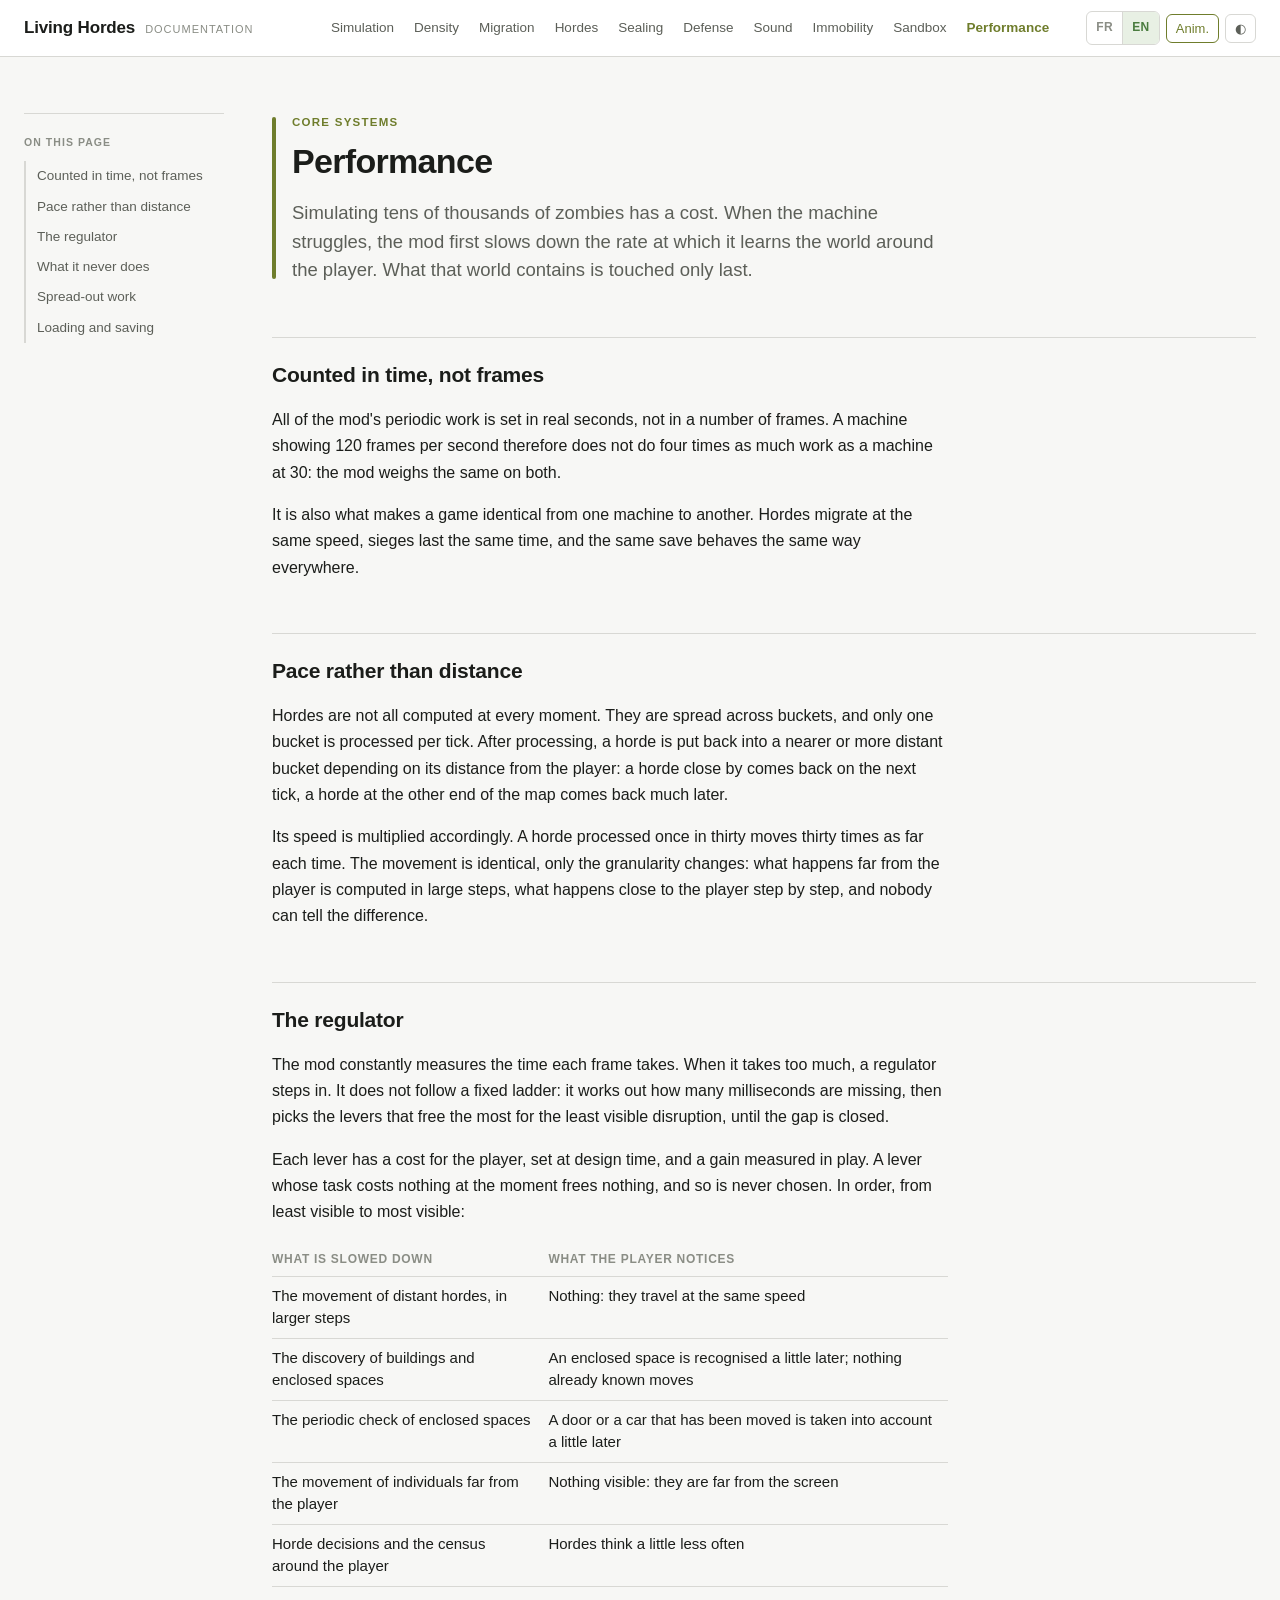
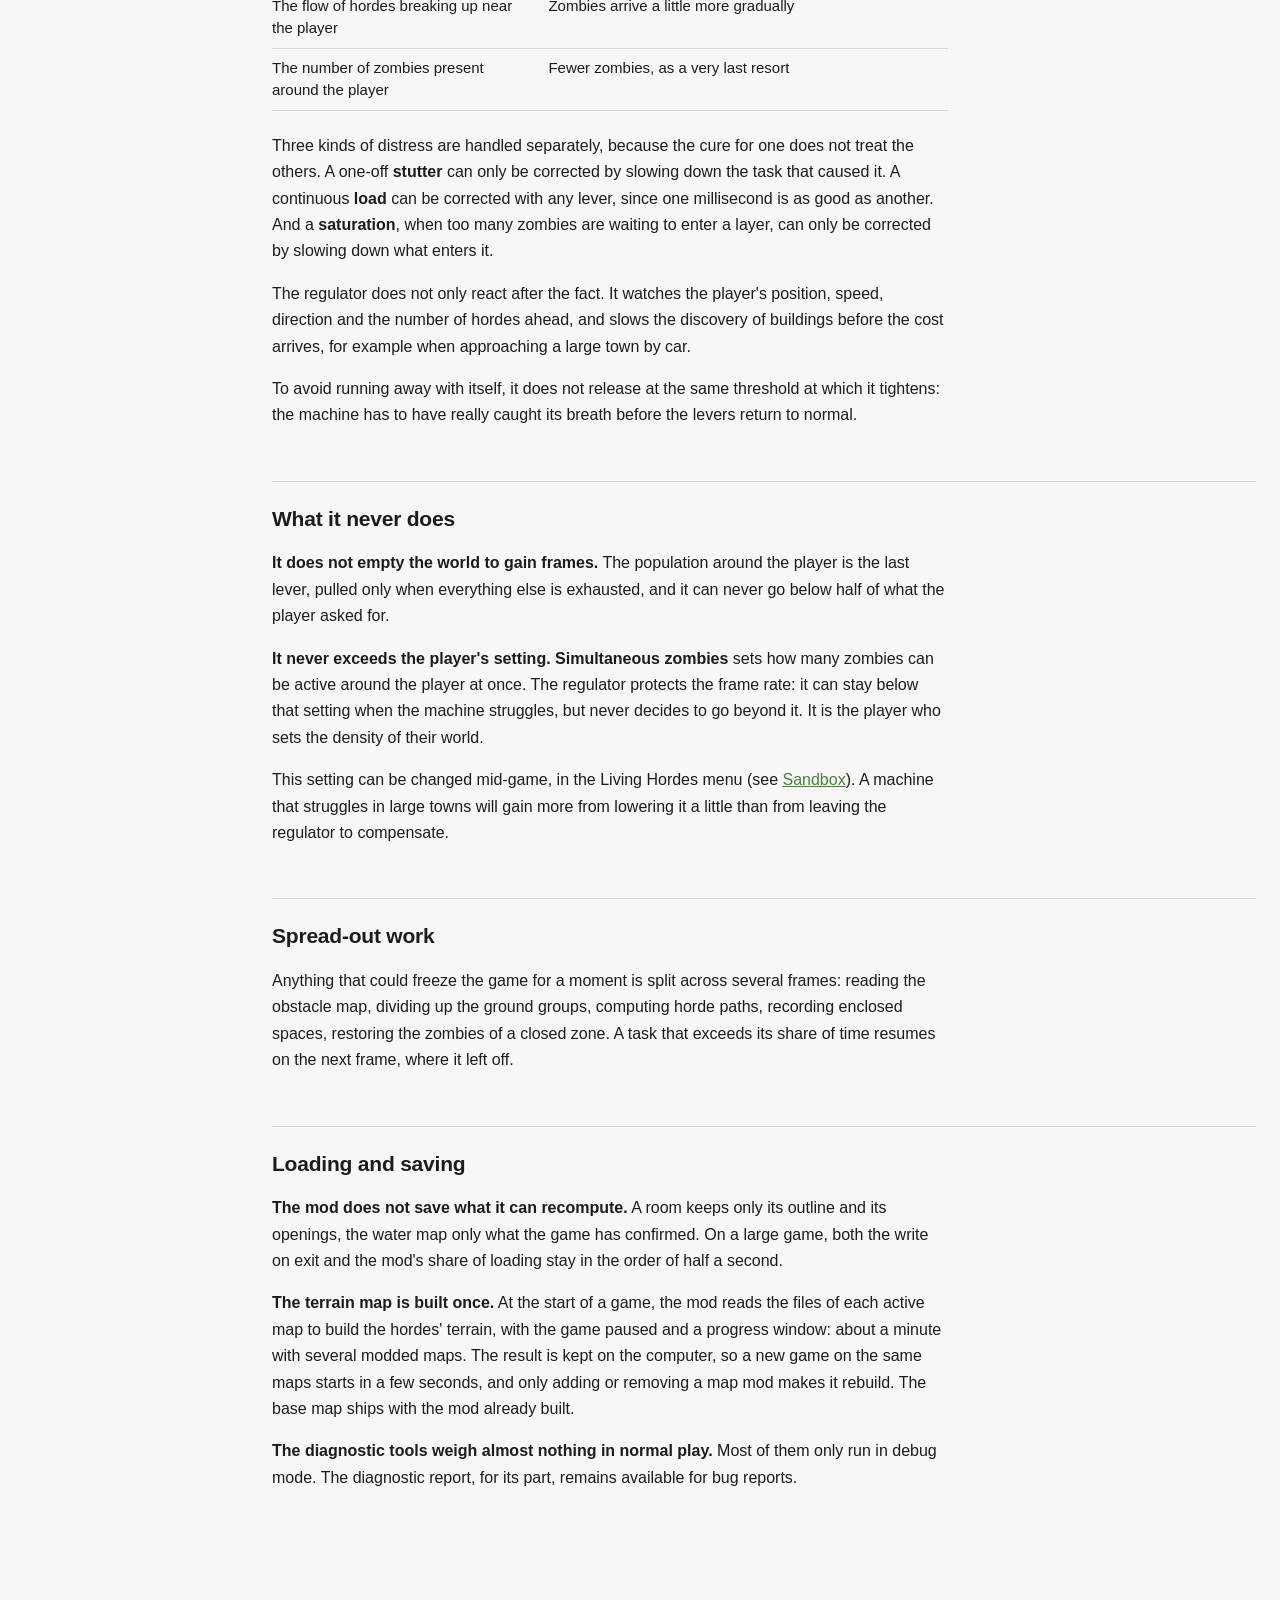
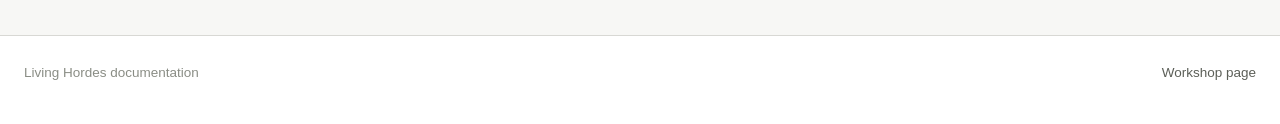
<file: performance.html>
<!doctype html>
<html lang="fr" data-title-fr="Performance - Living Hordes" data-title-en="Performance - Living Hordes">
<head>
<meta charset="utf-8">
<meta name="viewport" content="width=device-width, initial-scale=1">
<title>Performance - Living Hordes</title>
<link rel="stylesheet" href="assets/site.css?v=11">
<script>
(function () {
  var d = document.documentElement, t = null, l = null;
  try {
    t = localStorage.getItem("lh-theme");
    l = localStorage.getItem("lh-lang");
  } catch (e) {}
  if (t) d.setAttribute("data-theme", t);
  if (l !== "fr" && l !== "en") {
    l = (navigator.language || "en").toLowerCase().indexOf("fr") === 0 ? "fr" : "en";
  }
  d.setAttribute("data-sitelang", l);
  d.setAttribute("lang", l);
  var tt = d.getAttribute("data-title-" + l);
  if (tt) document.title = tt;
})();
</script>
</head>
<body data-page="performance">

<header class="masthead">
  <div class="masthead-inner">
    <a class="brand" href="index.html"><b>Living Hordes</b><span>Documentation</span></a>
    <nav class="sitenav">
      <a href="simulation.html">Simulation</a>
      <a href="density.html"><span data-lang="fr">Densit&eacute;</span><span data-lang="en">Density</span></a>
      <a href="migration.html">Migration</a>
      <a href="hordes.html">Hordes</a>
      <a href="sealing.html"><span data-lang="fr">Scellement</span><span data-lang="en">Sealing</span></a>
      <a href="defense.html"><span data-lang="fr">D&eacute;fense</span><span data-lang="en">Defense</span></a>
      <a href="sound.html"><span data-lang="fr">Son</span><span data-lang="en">Sound</span></a>
      <a href="immobility.html"><span data-lang="fr">Immobilit&eacute;</span><span data-lang="en">Immobility</span></a>
      <a href="sandbox.html">Sandbox</a>
      <a href="performance.html" aria-current="page">Performance</a>
    </nav>
    <div class="tools">
      <div class="langtoggle">
        <button type="button" data-setlang="fr">FR</button>
        <button type="button" data-setlang="en">EN</button>
      </div>
      <button class="motiontoggle" id="motion-toggle" type="button" aria-pressed="false"
              title="Animations">Anim.</button>
      <button class="themetoggle" id="theme-toggle" type="button"
              title="Th&egrave;me / Theme">&#9680;</button>
    </div>
  </div>
</header>

<div class="wrap">
  <aside class="toc">
    <div class="toc-sticky">
      <h2><span data-lang="fr">Sur cette page</span><span data-lang="en">On this page</span></h2>
      <a href="#temps"><span data-lang="fr">Compt&eacute; en temps, pas en images</span><span data-lang="en">Counted in time, not frames</span></a>
      <a href="#rythme"><span data-lang="fr">Le rythme plut&ocirc;t que la distance</span><span data-lang="en">Pace rather than distance</span></a>
      <a href="#regulateur"><span data-lang="fr">Le r&eacute;gulateur</span><span data-lang="en">The regulator</span></a>
      <a href="#jamais"><span data-lang="fr">Ce qu'il ne fait jamais</span><span data-lang="en">What it never does</span></a>
      <a href="#etale"><span data-lang="fr">Le travail &eacute;tal&eacute;</span><span data-lang="en">Spread-out work</span></a>
      <a href="#chargement"><span data-lang="fr">Chargement et sauvegarde</span><span data-lang="en">Loading and saving</span></a>
    </div>
  </aside>

  <main>
    <div class="prose pagehead">
      <p class="eyebrow"><span data-lang="fr">Syst&egrave;mes centraux</span><span data-lang="en">Core systems</span></p>
      <h1 data-lang="both">Performance</h1>
      <p class="lead" data-lang="fr">Simuler des dizaines de milliers de zombies a un co&ucirc;t. Quand
      la machine peine, le mod ralentit d'abord la vitesse &agrave; laquelle il apprend le monde
      autour du joueur. Ce que ce monde contient n'est touch&eacute; qu'en dernier.</p>
      <p class="lead" data-lang="en">Simulating tens of thousands of zombies has a cost. When
      the machine struggles, the mod first slows down the rate at which it learns the world
      around the player. What that world contains is touched only last.</p>
    </div>

    <h2 id="temps"><span data-lang="fr">Compt&eacute; en temps, pas en images</span><span data-lang="en">Counted in time, not frames</span></h2>
    <div class="prose">
      <p data-lang="fr">Tout le travail p&eacute;riodique du mod est r&eacute;gl&eacute; en secondes
      r&eacute;elles, pas en nombre d'images. Une machine qui affiche 120 images par seconde ne
      fait donc pas quatre fois plus de travail qu'une machine &agrave; 30 : le mod p&egrave;se
      le m&ecirc;me poids sur les deux.</p>
      <p data-lang="en">All of the mod's periodic work is set in real seconds, not in a number
      of frames. A machine showing 120 frames per second therefore does not do four times as
      much work as a machine at 30: the mod weighs the same on both.</p>
      <p data-lang="fr">C'est aussi ce qui rend une partie identique d'une machine &agrave; l'autre.
      Les hordes migrent &agrave; la m&ecirc;me vitesse, les si&egrave;ges durent le m&ecirc;me
      temps, et une m&ecirc;me sauvegarde se comporte de la m&ecirc;me fa&ccedil;on
      partout.</p>
      <p data-lang="en">It is also what makes a game identical from one machine to another.
      Hordes migrate at the same speed, sieges last the same time, and the same save behaves
      the same way everywhere.</p>
    </div>

    <h2 id="rythme"><span data-lang="fr">Le rythme plut&ocirc;t que la distance</span><span data-lang="en">Pace rather than distance</span></h2>
    <div class="prose">
      <p data-lang="fr">Les hordes ne sont pas toutes calcul&eacute;es &agrave; chaque instant. Elles
      sont r&eacute;parties en seaux, et un seul seau est trait&eacute; &agrave; chaque tick.
      Apr&egrave;s traitement, une horde est replac&eacute;e dans un seau plus ou moins lointain
      selon sa distance au joueur : une horde toute proche revient au tick suivant, une horde
      &agrave; l'autre bout de la carte revient bien plus tard.</p>
      <p data-lang="en">Hordes are not all computed at every moment. They are spread across
      buckets, and only one bucket is processed per tick. After processing, a horde is put back
      into a nearer or more distant bucket depending on its distance from the player: a horde
      close by comes back on the next tick, a horde at the other end of the map comes back
      much later.</p>
      <p data-lang="fr">Sa vitesse est multipli&eacute;e d'autant. Une horde trait&eacute;e une fois sur
      trente avance trente fois plus loin &agrave; chaque fois. Le d&eacute;placement est
      identique, seule la finesse change : ce qui se passe loin du joueur est calcul&eacute; par
      grands pas, ce qui se passe pr&egrave;s de lui pas &agrave; pas, et personne ne peut faire
      la diff&eacute;rence.</p>
      <p data-lang="en">Its speed is multiplied accordingly. A horde processed once in thirty
      moves thirty times as far each time. The movement is identical, only the granularity
      changes: what happens far from the player is computed in large steps, what happens close
      to the player step by step, and nobody can tell the difference.</p>
    </div>

    <h2 id="regulateur"><span data-lang="fr">Le r&eacute;gulateur</span><span data-lang="en">The regulator</span></h2>
    <div class="prose">
      <p data-lang="fr">Le mod mesure en permanence le temps de chaque image. Quand il en prend trop,
      un r&eacute;gulateur intervient. Il ne suit pas une &eacute;chelle fixe : il calcule
      combien de millisecondes il manque, puis choisit les leviers qui en lib&egrave;rent le plus
      pour le moins de g&ecirc;ne visible, jusqu'&agrave; combler l'&eacute;cart.</p>
      <p data-lang="en">The mod constantly measures the time each frame takes. When it takes
      too much, a regulator steps in. It does not follow a fixed ladder: it works out how many
      milliseconds are missing, then picks the levers that free the most for the least visible
      disruption, until the gap is closed.</p>
      <p data-lang="fr">Chaque levier a un co&ucirc;t pour le joueur, fix&eacute; &agrave; la
      conception, et un gain mesur&eacute; en jeu. Un levier dont la t&acirc;che ne co&ucirc;te
      rien en ce moment ne lib&egrave;re rien, et n'est donc jamais choisi. Dans l'ordre, du
      moins visible au plus visible :</p>
      <p data-lang="en">Each lever has a cost for the player, set at design time, and a gain
      measured in play. A lever whose task costs nothing at the moment frees nothing, and so is
      never chosen. In order, from least visible to most visible:</p>
    </div>

    <div class="tablescroll" data-lang="fr">
    <table>
      <thead><tr><th>Ce qui est ralenti</th><th>Ce que le joueur en per&ccedil;oit</th></tr></thead>
      <tbody>
        <tr><td>Le d&eacute;placement des hordes lointaines, par pas plus grands</td><td>Rien : elles vont &agrave; la m&ecirc;me vitesse</td></tr>
        <tr><td>La d&eacute;couverte des b&acirc;timents et des espaces clos</td><td>Un espace ferm&eacute; est reconnu un peu plus tard ; rien de ce qui est connu ne bouge</td></tr>
        <tr><td>La v&eacute;rification p&eacute;riodique des espaces clos</td><td>Une porte ou une voiture d&eacute;plac&eacute;e est prise en compte un peu plus tard</td></tr>
        <tr><td>Le d&eacute;placement des individus &eacute;loign&eacute;s du joueur</td><td>Rien de visible : ils sont loin de l'&eacute;cran</td></tr>
        <tr><td>Les d&eacute;cisions des hordes et le recensement autour du joueur</td><td>Les hordes r&eacute;fl&eacute;chissent un peu moins souvent</td></tr>
        <tr><td>Le d&eacute;bit des hordes qui se d&eacute;font pr&egrave;s du joueur</td><td>Les zombies arrivent un peu plus progressivement</td></tr>
        <tr><td>Le nombre de zombies pr&eacute;sents autour du joueur</td><td>Moins de zombies, en tout dernier recours</td></tr>
      </tbody>
    </table>
    </div>
    <div class="tablescroll" data-lang="en">
    <table>
      <thead><tr><th>What is slowed down</th><th>What the player notices</th></tr></thead>
      <tbody>
        <tr><td>The movement of distant hordes, in larger steps</td><td>Nothing: they travel at the same speed</td></tr>
        <tr><td>The discovery of buildings and enclosed spaces</td><td>An enclosed space is recognised a little later; nothing already known moves</td></tr>
        <tr><td>The periodic check of enclosed spaces</td><td>A door or a car that has been moved is taken into account a little later</td></tr>
        <tr><td>The movement of individuals far from the player</td><td>Nothing visible: they are far from the screen</td></tr>
        <tr><td>Horde decisions and the census around the player</td><td>Hordes think a little less often</td></tr>
        <tr><td>The flow of hordes breaking up near the player</td><td>Zombies arrive a little more gradually</td></tr>
        <tr><td>The number of zombies present around the player</td><td>Fewer zombies, as a very last resort</td></tr>
      </tbody>
    </table>
    </div>

    <div class="prose">
      <p data-lang="fr">Trois sortes de d&eacute;tresse sont trait&eacute;es s&eacute;par&eacute;ment,
      parce qu'elles ne se soignent pas l'une avec l'autre. Une <strong>saccade</strong>
      ponctuelle ne se corrige qu'en ralentissant la t&acirc;che qui l'a provoqu&eacute;e. Une
      <strong>charge</strong> continue se corrige avec n'importe quel levier, puisqu'une
      milliseconde en vaut une autre. Et une <strong>saturation</strong>, quand trop de zombies
      attendent d'entrer dans une couche, ne se corrige qu'en ralentissant ce qui y entre.</p>
      <p data-lang="en">Three kinds of distress are handled separately, because the cure for
      one does not treat the others. A one-off <strong>stutter</strong> can only be corrected by
      slowing down the task that caused it. A continuous <strong>load</strong> can be corrected
      with any lever, since one millisecond is as good as another. And a
      <strong>saturation</strong>, when too many zombies are waiting to enter a layer, can only
      be corrected by slowing down what enters it.</p>
      <p data-lang="fr">Le r&eacute;gulateur ne r&eacute;agit pas seulement apr&egrave;s coup. Il observe
      la position du joueur, sa vitesse, sa direction et la quantit&eacute; de hordes devant lui,
      et ralentit la d&eacute;couverte des b&acirc;timents avant que le co&ucirc;t n'arrive, par
      exemple &agrave; l'approche d'une grande ville en voiture.</p>
      <p data-lang="en">The regulator does not only react after the fact. It watches the
      player's position, speed, direction and the number of hordes ahead, and slows the
      discovery of buildings before the cost arrives, for example when approaching a large
      town by car.</p>
      <p data-lang="fr">Pour &eacute;viter de s'emballer, il ne rel&acirc;che pas au m&ecirc;me seuil que
      celui o&ugrave; il serre : il faut que la machine ait vraiment repris de l'air pour que les
      leviers reviennent &agrave; la normale.</p>
      <p data-lang="en">To avoid running away with itself, it does not release at the same
      threshold at which it tightens: the machine has to have really caught its breath before
      the levers return to normal.</p>
    </div>

    <h2 id="jamais"><span data-lang="fr">Ce qu'il ne fait jamais</span><span data-lang="en">What it never does</span></h2>
    <div class="prose">
      <p data-lang="fr"><strong>Il ne vide pas le monde pour gagner des images.</strong> La population
      autour du joueur est le dernier levier, tir&eacute; seulement quand tout le reste est
      &eacute;puis&eacute;, et il ne peut jamais descendre sous la moiti&eacute; de ce que le
      joueur a demand&eacute;.</p>
      <p data-lang="en"><strong>It does not empty the world to gain frames.</strong> The
      population around the player is the last lever, pulled only when everything else is
      exhausted, and it can never go below half of what the player asked for.</p>
      <p data-lang="fr"><strong>Il ne d&eacute;passe jamais le r&eacute;glage du joueur.</strong>
      <strong>Taux de zombies en simultan&eacute;</strong> fixe combien de zombies peuvent
      &ecirc;tre actifs autour du joueur &agrave; la fois. Le r&eacute;gulateur prot&egrave;ge
      l'image : il peut rester en dessous quand la machine peine, mais ne d&eacute;cide jamais
      d'aller au-del&agrave;. C'est le joueur qui r&egrave;gle la densit&eacute; de son
      monde.</p>
      <p data-lang="en"><strong>It never exceeds the player's setting.</strong>
      <strong>Simultaneous zombies</strong> sets how many zombies can be active around the
      player at once. The regulator protects the frame rate: it can stay below that setting
      when the machine struggles, but never decides to go beyond it. It is the player who sets
      the density of their world.</p>
      <p data-lang="fr">Ce r&eacute;glage se change en cours de partie, dans le menu Living Hordes
      (voir <a href="sandbox.html">Sandbox</a>). Une machine qui peine dans les grandes villes
      gagnera plus &agrave; le baisser un peu qu'&agrave; laisser le r&eacute;gulateur
      compenser.</p>
      <p data-lang="en">This setting can be changed mid-game, in the Living Hordes menu (see
      <a href="sandbox.html">Sandbox</a>). A machine that struggles in large towns will gain
      more from lowering it a little than from leaving the regulator to compensate.</p>
    </div>

    <h2 id="etale"><span data-lang="fr">Le travail &eacute;tal&eacute;</span><span data-lang="en">Spread-out work</span></h2>
    <div class="prose">
      <p data-lang="fr">Tout ce qui pourrait geler le jeu un instant est d&eacute;coup&eacute; sur
      plusieurs images : la lecture de la carte des obstacles, le d&eacute;coupage des groupes
      de sol, le calcul des chemins des hordes, l'enregistrement des espaces clos, la
      restitution des zombies d'une zone ferm&eacute;e. Une t&acirc;che qui d&eacute;passe sa
      part de temps reprend &agrave; l'image suivante, l&agrave; o&ugrave; elle s'&eacute;tait
      arr&ecirc;t&eacute;e.</p>
      <p data-lang="en">Anything that could freeze the game for a moment is split across
      several frames: reading the obstacle map, dividing up the ground groups, computing horde
      paths, recording enclosed spaces, restoring the zombies of a closed zone. A task that
      exceeds its share of time resumes on the next frame, where it left off.</p>
    </div>

    <h2 id="chargement"><span data-lang="fr">Chargement et sauvegarde</span><span data-lang="en">Loading and saving</span></h2>
    <div class="prose">
      <p data-lang="fr"><strong>Le mod ne sauvegarde pas ce qu'il sait recalculer.</strong> Une
      pi&egrave;ce ne garde que son contour et ses ouvertures, la carte de l'eau que ce que le
      jeu a confirm&eacute;. Sur une grosse partie, l'&eacute;criture &agrave; la sortie comme
      la part du mod dans le chargement restent de l'ordre d'une demi-seconde.</p>
      <p data-lang="en"><strong>The mod does not save what it can recompute.</strong> A room
      keeps only its outline and its openings, the water map only what the game has confirmed.
      On a large game, both the write on exit and the mod's share of loading stay in the order
      of half a second.</p>
      <p data-lang="fr"><strong>La carte du terrain est construite une fois.</strong> Au d&eacute;but
      d'une partie, le mod lit les fichiers de chaque carte active pour construire le terrain
      des hordes, jeu en pause, avec une fen&ecirc;tre de progression : environ une minute avec
      plusieurs cartes modd&eacute;es. Le r&eacute;sultat est gard&eacute; sur l'ordinateur,
      donc une nouvelle partie sur les m&ecirc;mes cartes d&eacute;marre en quelques secondes,
      et seul l'ajout ou le retrait d'un mod de carte la fait refaire. La carte de base est
      livr&eacute;e d&eacute;j&agrave; construite avec le mod.</p>
      <p data-lang="en"><strong>The terrain map is built once.</strong> At the start of a game,
      the mod reads the files of each active map to build the hordes' terrain, with the game
      paused and a progress window: about a minute with several modded maps. The result is
      kept on the computer, so a new game on the same maps starts in a few seconds, and only
      adding or removing a map mod makes it rebuild. The base map ships with the mod already
      built.</p>
      <p data-lang="fr"><strong>Les outils de diagnostic ne p&egrave;sent presque rien en jeu
      normal.</strong> La plupart ne tournent qu'en mode debug. Le rapport de diagnostic, lui,
      reste disponible pour les rapports de bug.</p>
      <p data-lang="en"><strong>The diagnostic tools weigh almost nothing in normal
      play.</strong> Most of them only run in debug mode. The diagnostic report, for its part,
      remains available for bug reports.</p>
    </div>
  </main>
</div>

<footer>
  <div class="footer-inner">
    <span data-lang="fr">Documentation Living Hordes</span><span data-lang="en">Living Hordes documentation</span>
    <span><a href="https://steamcommunity.com/sharedfiles/filedetails/?id=3691686404"><span data-lang="fr">Page Workshop</span><span data-lang="en">Workshop page</span></a></span>
  </div>
</footer>

<script src="assets/site.js?v=6"></script>
</body>
</html>
</file>
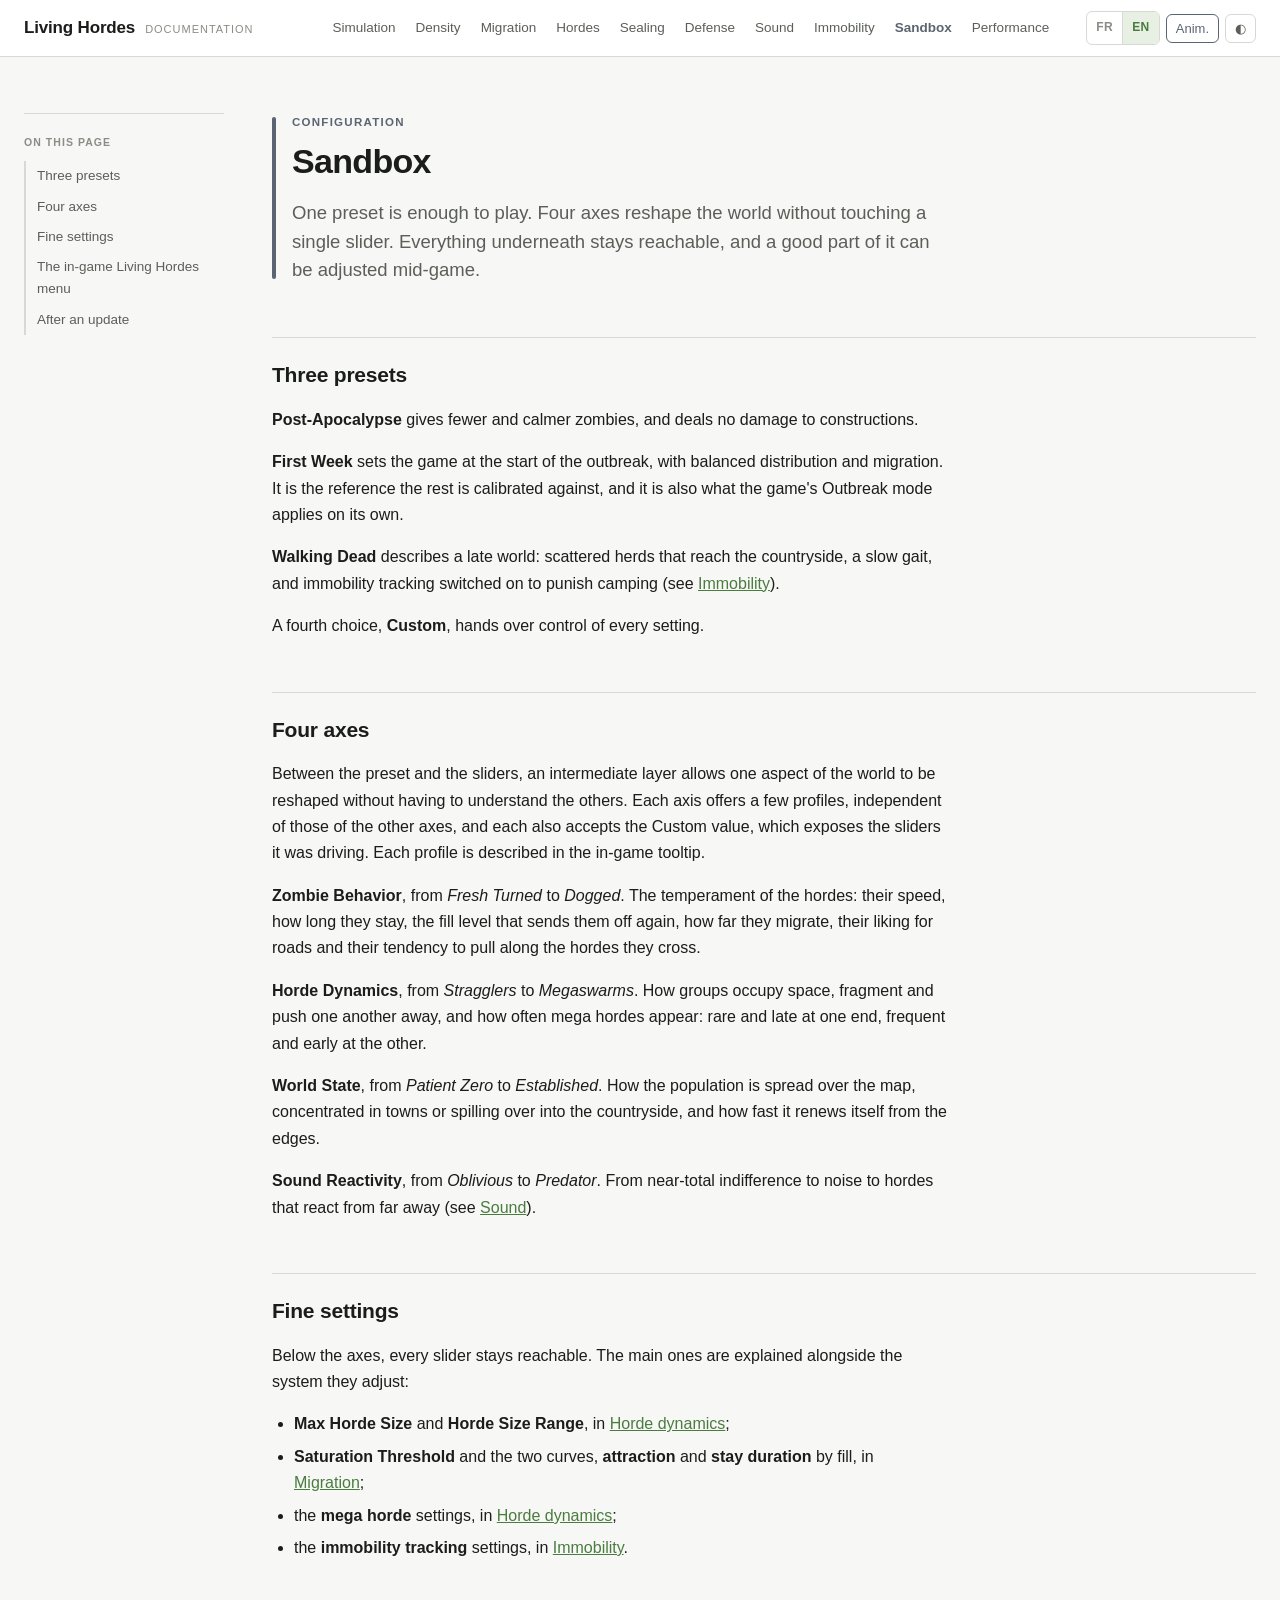
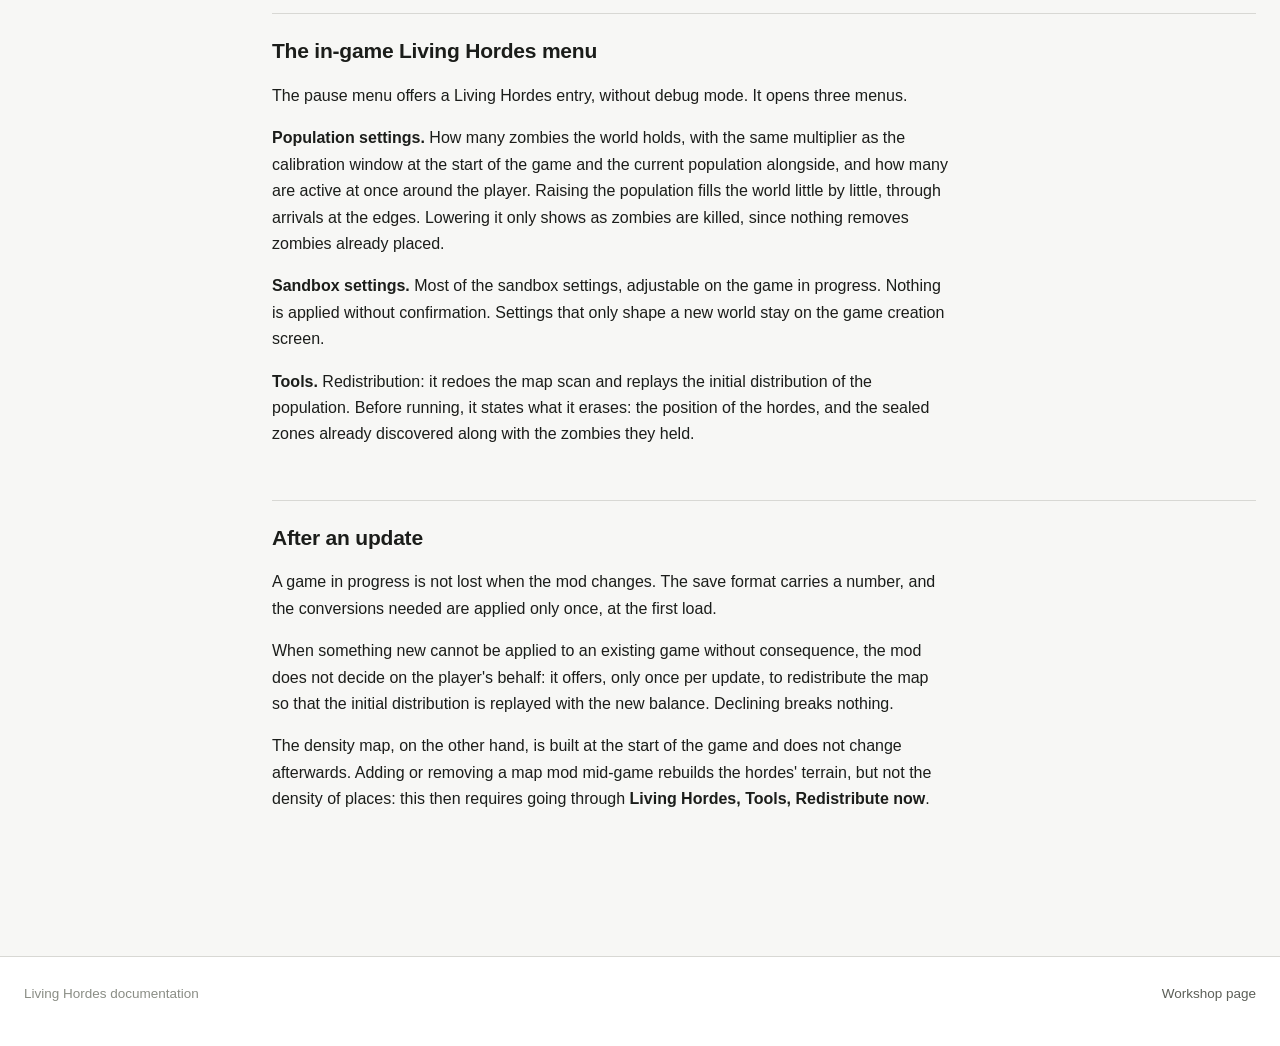
<file: sandbox.html>
<!doctype html>
<html lang="fr" data-title-fr="Sandbox - Living Hordes" data-title-en="Sandbox - Living Hordes">
<head>
<meta charset="utf-8">
<meta name="viewport" content="width=device-width, initial-scale=1">
<title>Sandbox - Living Hordes</title>
<link rel="stylesheet" href="assets/site.css?v=11">
<script>
(function () {
  var d = document.documentElement, t = null, l = null;
  try {
    t = localStorage.getItem("lh-theme");
    l = localStorage.getItem("lh-lang");
  } catch (e) {}
  if (t) d.setAttribute("data-theme", t);
  if (l !== "fr" && l !== "en") {
    l = (navigator.language || "en").toLowerCase().indexOf("fr") === 0 ? "fr" : "en";
  }
  d.setAttribute("data-sitelang", l);
  d.setAttribute("lang", l);
  var tt = d.getAttribute("data-title-" + l);
  if (tt) document.title = tt;
})();
</script>
</head>
<body data-page="sandbox">

<header class="masthead">
  <div class="masthead-inner">
    <a class="brand" href="index.html"><b>Living Hordes</b><span>Documentation</span></a>
    <nav class="sitenav">
      <a href="simulation.html">Simulation</a>
      <a href="density.html"><span data-lang="fr">Densit&eacute;</span><span data-lang="en">Density</span></a>
      <a href="migration.html">Migration</a>
      <a href="hordes.html">Hordes</a>
      <a href="sealing.html"><span data-lang="fr">Scellement</span><span data-lang="en">Sealing</span></a>
      <a href="defense.html"><span data-lang="fr">D&eacute;fense</span><span data-lang="en">Defense</span></a>
      <a href="sound.html"><span data-lang="fr">Son</span><span data-lang="en">Sound</span></a>
      <a href="immobility.html"><span data-lang="fr">Immobilit&eacute;</span><span data-lang="en">Immobility</span></a>
      <a href="sandbox.html" aria-current="page">Sandbox</a>
      <a href="performance.html">Performance</a>
    </nav>
    <div class="tools">
      <div class="langtoggle">
        <button type="button" data-setlang="fr">FR</button>
        <button type="button" data-setlang="en">EN</button>
      </div>
      <button class="motiontoggle" id="motion-toggle" type="button" aria-pressed="false"
              title="Animations">Anim.</button>
      <button class="themetoggle" id="theme-toggle" type="button"
              title="Th&egrave;me / Theme">&#9680;</button>
    </div>
  </div>
</header>

<div class="wrap">
  <aside class="toc">
    <div class="toc-sticky">
      <h2><span data-lang="fr">Sur cette page</span><span data-lang="en">On this page</span></h2>
      <a href="#presets"><span data-lang="fr">Trois presets</span><span data-lang="en">Three presets</span></a>
      <a href="#axes"><span data-lang="fr">Quatre axes</span><span data-lang="en">Four axes</span></a>
      <a href="#reglages"><span data-lang="fr">Les r&eacute;glages fins</span><span data-lang="en">Fine settings</span></a>
      <a href="#menu"><span data-lang="fr">Le menu Living Hordes en jeu</span><span data-lang="en">The in-game Living Hordes menu</span></a>
      <a href="#maj"><span data-lang="fr">Apr&egrave;s une mise &agrave; jour</span><span data-lang="en">After an update</span></a>
    </div>
  </aside>

  <main>
    <div class="prose pagehead">
      <p class="eyebrow" data-lang="both">Configuration</p>
      <h1 data-lang="both">Sandbox</h1>
      <p class="lead" data-lang="fr">Un preset suffit pour jouer. Quatre axes remod&egrave;lent le monde
      sans toucher un seul curseur. Tout ce qu'il y a dessous reste accessible, et une bonne
      partie se r&egrave;gle en cours de partie.</p>
      <p class="lead" data-lang="en">One preset is enough to play. Four axes reshape the
      world without touching a single slider. Everything underneath stays reachable, and a
      good part of it can be adjusted mid-game.</p>
    </div>

    <h2 id="presets"><span data-lang="fr">Trois presets</span><span data-lang="en">Three presets</span></h2>
    <div class="prose">
      <p data-lang="fr"><strong>Post-Apocalypse</strong> donne des zombies moins nombreux et plus calmes,
      et n'inflige aucun d&eacute;g&acirc;t aux constructions.</p>
      <p data-lang="en"><strong>Post-Apocalypse</strong> gives fewer and calmer zombies, and
      deals no damage to constructions.</p>
      <p data-lang="fr"><strong>First Week</strong> place la partie au d&eacute;but de
      l'&eacute;pid&eacute;mie, avec une r&eacute;partition et une migration
      &eacute;quilibr&eacute;es. C'est la r&eacute;f&eacute;rence sur laquelle le reste est
      calibr&eacute;, et c'est aussi ce que le mode Outbreak du jeu applique de
      lui-m&ecirc;me.</p>
      <p data-lang="en"><strong>First Week</strong> sets the game at the start of the
      outbreak, with balanced distribution and migration. It is the reference the rest is
      calibrated against, and it is also what the game's Outbreak mode applies on its
      own.</p>
      <p data-lang="fr"><strong>Walking Dead</strong> d&eacute;crit un monde tardif : des troupeaux
      dispers&eacute;s qui atteignent la campagne, une d&eacute;marche lente, et le suivi
      d'immobilit&eacute; activ&eacute; pour punir le campement (voir
      <a href="immobility.html">Immobilit&eacute;</a>).</p>
      <p data-lang="en"><strong>Walking Dead</strong> describes a late world: scattered herds
      that reach the countryside, a slow gait, and immobility tracking switched on to punish
      camping (see <a href="immobility.html">Immobility</a>).</p>
      <p data-lang="fr">Un quatri&egrave;me choix, <strong>Personnalis&eacute;</strong>, laisse la main
      sur l'ensemble des r&eacute;glages.</p>
      <p data-lang="en">A fourth choice, <strong>Custom</strong>, hands over control of every
      setting.</p>
    </div>

    <h2 id="axes"><span data-lang="fr">Quatre axes</span><span data-lang="en">Four axes</span></h2>
    <div class="prose">
      <p data-lang="fr">Entre le preset et les curseurs, une couche interm&eacute;diaire permet de
      remodeler un aspect du monde sans avoir &agrave; comprendre les autres. Chaque axe
      propose quelques profils, ind&eacute;pendants de ceux des autres axes, et chacun accepte
      aussi la valeur Personnalis&eacute;, qui expose les curseurs qu'il pilotait. Chaque profil
      est d&eacute;crit dans l'infobulle du jeu.</p>
      <p data-lang="en">Between the preset and the sliders, an intermediate layer allows one
      aspect of the world to be reshaped without having to understand the others. Each axis
      offers a few profiles, independent of those of the other axes, and each also accepts
      the Custom value, which exposes the sliders it was driving. Each profile is described in
      the in-game tooltip.</p>
      <p data-lang="fr"><strong>Comportement des zombies</strong>, de <em>Fra&icirc;chement
      tourn&eacute;s</em> &agrave; <em>Tenaces</em>. Le temp&eacute;rament des hordes : leur
      vitesse, la dur&eacute;e de leurs s&eacute;jours, le remplissage qui les fait repartir,
      la distance de leurs migrations, leur go&ucirc;t pour les routes et leur tendance &agrave;
      entra&icirc;ner les hordes qu'elles croisent.</p>
      <p data-lang="en"><strong>Zombie Behavior</strong>, from <em>Fresh Turned</em> to
      <em>Dogged</em>. The temperament of the hordes: their speed, how long they stay, the
      fill level that sends them off again, how far they migrate, their liking for roads and
      their tendency to pull along the hordes they cross.</p>
      <p data-lang="fr"><strong>Dynamique des hordes</strong>, de <em>Tra&icirc;nards</em> &agrave;
      <em>M&eacute;ga-essaims</em>. La fa&ccedil;on dont les groupes occupent l'espace, se
      fragmentent et se repoussent, et la fr&eacute;quence des m&eacute;ga-hordes : rares et
      tardives d'un c&ocirc;t&eacute;, fr&eacute;quentes et pr&eacute;coces de l'autre.</p>
      <p data-lang="en"><strong>Horde Dynamics</strong>, from <em>Stragglers</em> to
      <em>Megaswarms</em>. How groups occupy space, fragment and push one another away, and
      how often mega hordes appear: rare and late at one end, frequent and early at the
      other.</p>
      <p data-lang="fr"><strong>&Eacute;tat du monde</strong>, de <em>Patient Z&eacute;ro</em> &agrave;
      <em>&Eacute;tabli</em>. La r&eacute;partition de la population sur la carte,
      concentr&eacute;e dans les villes ou d&eacute;bordant sur la campagne, et la vitesse
      &agrave; laquelle elle se renouvelle par les bords.</p>
      <p data-lang="en"><strong>World State</strong>, from <em>Patient Zero</em> to
      <em>Established</em>. How the population is spread over the map, concentrated in towns
      or spilling over into the countryside, and how fast it renews itself from the
      edges.</p>
      <p data-lang="fr"><strong>R&eacute;activit&eacute; sonore</strong>, d'<em>Inconscients</em> &agrave;
      <em>Pr&eacute;dateurs</em>. De l'indiff&eacute;rence presque totale au bruit &agrave; des
      hordes qui r&eacute;agissent de loin (voir <a href="sound.html">Son</a>).</p>
      <p data-lang="en"><strong>Sound Reactivity</strong>, from <em>Oblivious</em> to
      <em>Predator</em>. From near-total indifference to noise to hordes that react from far
      away (see <a href="sound.html">Sound</a>).</p>
    </div>

    <h2 id="reglages"><span data-lang="fr">Les r&eacute;glages fins</span><span data-lang="en">Fine settings</span></h2>
    <div class="prose">
      <p data-lang="fr">Sous les axes, chaque curseur reste accessible. Les principaux sont
      expliqu&eacute;s avec le syst&egrave;me qu'ils r&egrave;glent :</p>
      <p data-lang="en">Below the axes, every slider stays reachable. The main ones are
      explained alongside the system they adjust:</p>
      <ul data-lang="fr">
        <li>la <strong>taille max d'une horde</strong> et la <strong>fourchette de taille des
        hordes</strong>, dans <a href="hordes.html">Dynamique des hordes</a> ;</li>
        <li>le <strong>seuil de saturation</strong> et les deux courbes, <strong>attrait</strong>
        et <strong>dur&eacute;e de s&eacute;jour</strong> selon le remplissage, dans
        <a href="migration.html">Migration</a> ;</li>
        <li>les r&eacute;glages des <strong>m&eacute;ga-hordes</strong>, dans
        <a href="hordes.html">Dynamique des hordes</a> ;</li>
        <li>les r&eacute;glages du <strong>suivi d'immobilit&eacute;</strong>, dans
        <a href="immobility.html">Immobilit&eacute;</a>.</li>
      </ul>
      <ul data-lang="en">
        <li><strong>Max Horde Size</strong> and <strong>Horde Size Range</strong>, in
        <a href="hordes.html">Horde dynamics</a>;</li>
        <li><strong>Saturation Threshold</strong> and the two curves, <strong>attraction</strong>
        and <strong>stay duration</strong> by fill, in <a href="migration.html">Migration</a>;</li>
        <li>the <strong>mega horde</strong> settings, in <a href="hordes.html">Horde
        dynamics</a>;</li>
        <li>the <strong>immobility tracking</strong> settings, in
        <a href="immobility.html">Immobility</a>.</li>
      </ul>
    </div>

    <h2 id="menu"><span data-lang="fr">Le menu Living Hordes en jeu</span><span data-lang="en">The in-game Living Hordes menu</span></h2>
    <div class="prose">
      <p data-lang="fr">Le menu pause propose une entr&eacute;e Living Hordes, sans mode debug. Elle
      ouvre trois menus.</p>
      <p data-lang="en">The pause menu offers a Living Hordes entry, without debug mode. It
      opens three menus.</p>
      <p data-lang="fr"><strong>Param&egrave;tres de population.</strong> Combien de zombies le monde
      contient, avec le m&ecirc;me multiplicateur que la fen&ecirc;tre de calibrage du
      d&eacute;but de partie et la population actuelle en regard, et combien sont actifs
      &agrave; la fois autour du joueur. Monter la population remplit le monde peu &agrave; peu,
      par des arriv&eacute;es aux bords. La baisser ne se voit qu'au fil des zombies
      tu&eacute;s, puisque rien ne retire les zombies d&eacute;j&agrave; plac&eacute;s.</p>
      <p data-lang="en"><strong>Population settings.</strong> How many zombies the world
      holds, with the same multiplier as the calibration window at the start of the game and
      the current population alongside, and how many are active at once around the player.
      Raising the population fills the world little by little, through arrivals at the edges.
      Lowering it only shows as zombies are killed, since nothing removes zombies already
      placed.</p>
      <p data-lang="fr"><strong>Param&egrave;tres sandbox.</strong> La plupart des r&eacute;glages du
      bac &agrave; sable, modifiables sur la partie en cours. Rien ne s'applique sans
      confirmation. Les r&eacute;glages qui ne fa&ccedil;onnent qu'un monde neuf restent sur
      l'&eacute;cran de cr&eacute;ation de partie.</p>
      <p data-lang="en"><strong>Sandbox settings.</strong> Most of the sandbox settings,
      adjustable on the game in progress. Nothing is applied without confirmation. Settings
      that only shape a new world stay on the game creation screen.</p>
      <p data-lang="fr"><strong>Outils.</strong> La redistribution : elle refait le scan de la carte
      et rejoue la r&eacute;partition initiale de la population. Elle annonce avant de
      s'ex&eacute;cuter ce qu'elle efface : la position des hordes, et les zones
      scell&eacute;es d&eacute;j&agrave; d&eacute;couvertes avec les zombies qu'elles
      gardaient.</p>
      <p data-lang="en"><strong>Tools.</strong> Redistribution: it redoes the map scan and
      replays the initial distribution of the population. Before running, it states what it
      erases: the position of the hordes, and the sealed zones already discovered along with
      the zombies they held.</p>
    </div>

    <h2 id="maj"><span data-lang="fr">Apr&egrave;s une mise &agrave; jour</span><span data-lang="en">After an update</span></h2>
    <div class="prose">
      <p data-lang="fr">Une partie en cours n'est pas perdue quand le mod &eacute;volue. Le format de
      sauvegarde porte un num&eacute;ro, et les conversions n&eacute;cessaires sont
      appliqu&eacute;es une seule fois, au premier chargement.</p>
      <p data-lang="en">A game in progress is not lost when the mod changes. The save format
      carries a number, and the conversions needed are applied only once, at the first
      load.</p>
      <p data-lang="fr">Quand une nouveaut&eacute; ne peut pas s'appliquer &agrave; une partie
      existante sans cons&eacute;quence, le mod ne d&eacute;cide pas &agrave; la place du
      joueur : il propose, une seule fois par mise &agrave; jour, de redistribuer la carte pour
      rejouer la r&eacute;partition initiale avec le nouvel &eacute;quilibrage. Refuser ne
      casse rien.</p>
      <p data-lang="en">When something new cannot be applied to an existing game without
      consequence, the mod does not decide on the player's behalf: it offers, only once per
      update, to redistribute the map so that the initial distribution is replayed with the
      new balance. Declining breaks nothing.</p>
      <p data-lang="fr">La carte de densit&eacute;, elle, est construite au d&eacute;but de la partie et
      ne bouge plus ensuite. Ajouter ou retirer un mod de carte en cours de partie reconstruit
      le terrain des hordes, mais pas la densit&eacute; des lieux : il faut alors passer par
      <strong>Living Hordes, Outils, Redistribuer maintenant</strong>.</p>
      <p data-lang="en">The density map, on the other hand, is built at the start of the game
      and does not change afterwards. Adding or removing a map mod mid-game rebuilds the
      hordes' terrain, but not the density of places: this then requires going through
      <strong>Living Hordes, Tools, Redistribute now</strong>.</p>
    </div>
  </main>
</div>

<footer>
  <div class="footer-inner">
    <span data-lang="fr">Documentation Living Hordes</span><span data-lang="en">Living Hordes documentation</span>
    <span><a href="https://steamcommunity.com/sharedfiles/filedetails/?id=3691686404"><span data-lang="fr">Page Workshop</span><span data-lang="en">Workshop page</span></a></span>
  </div>
</footer>

<script src="assets/site.js?v=6"></script>
</body>
</html>
</file>
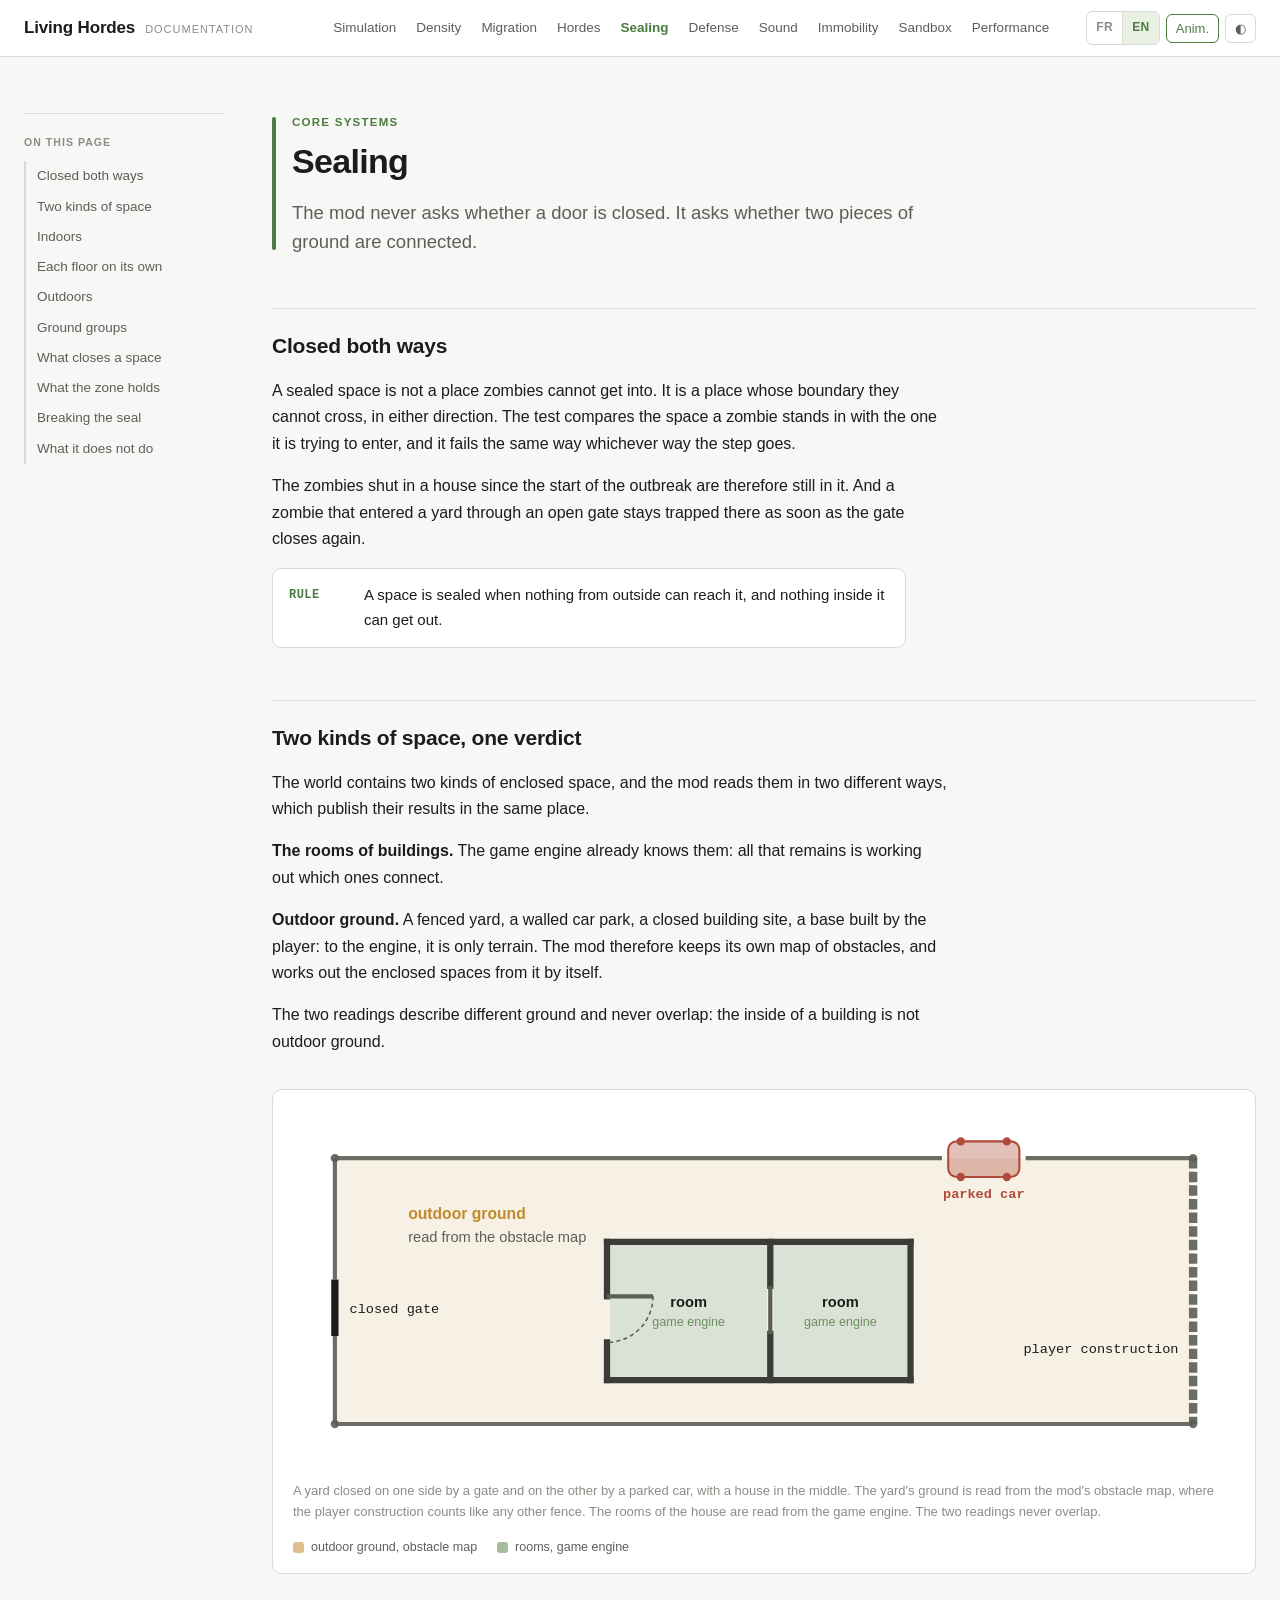
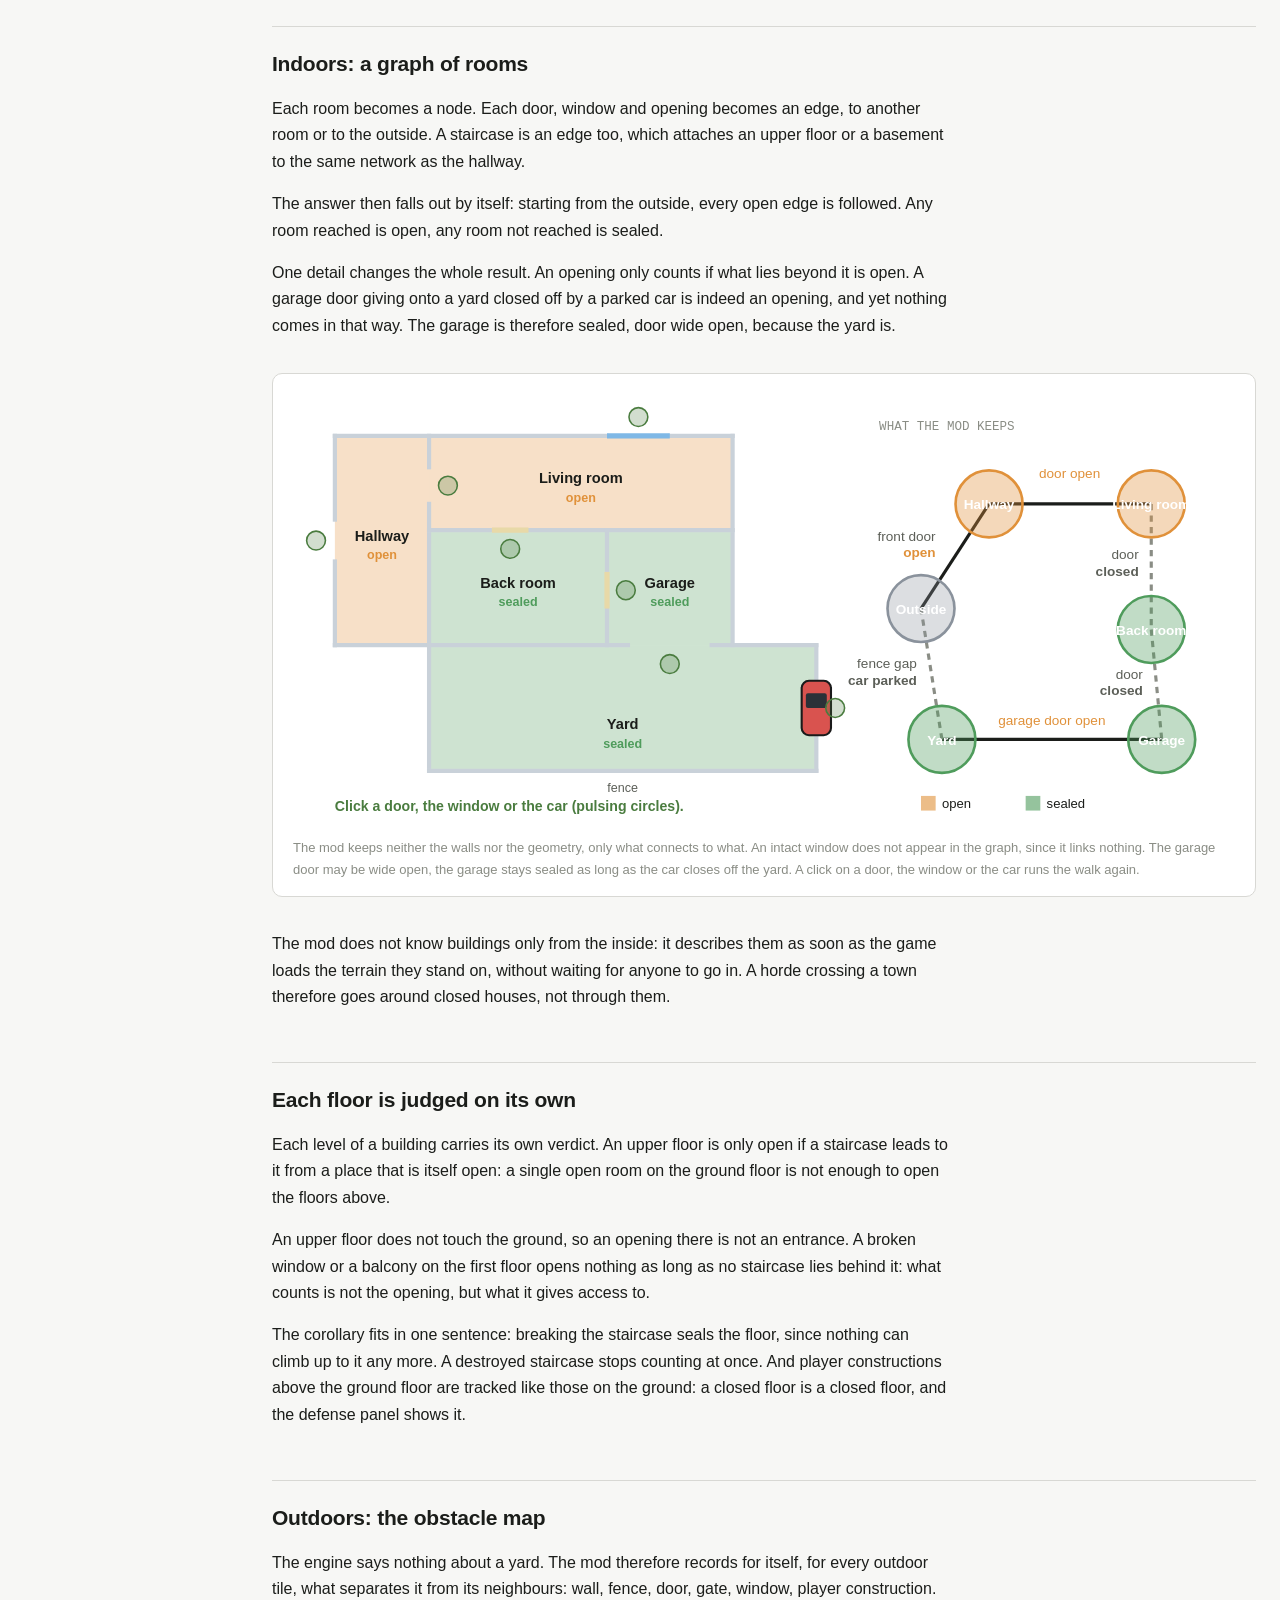
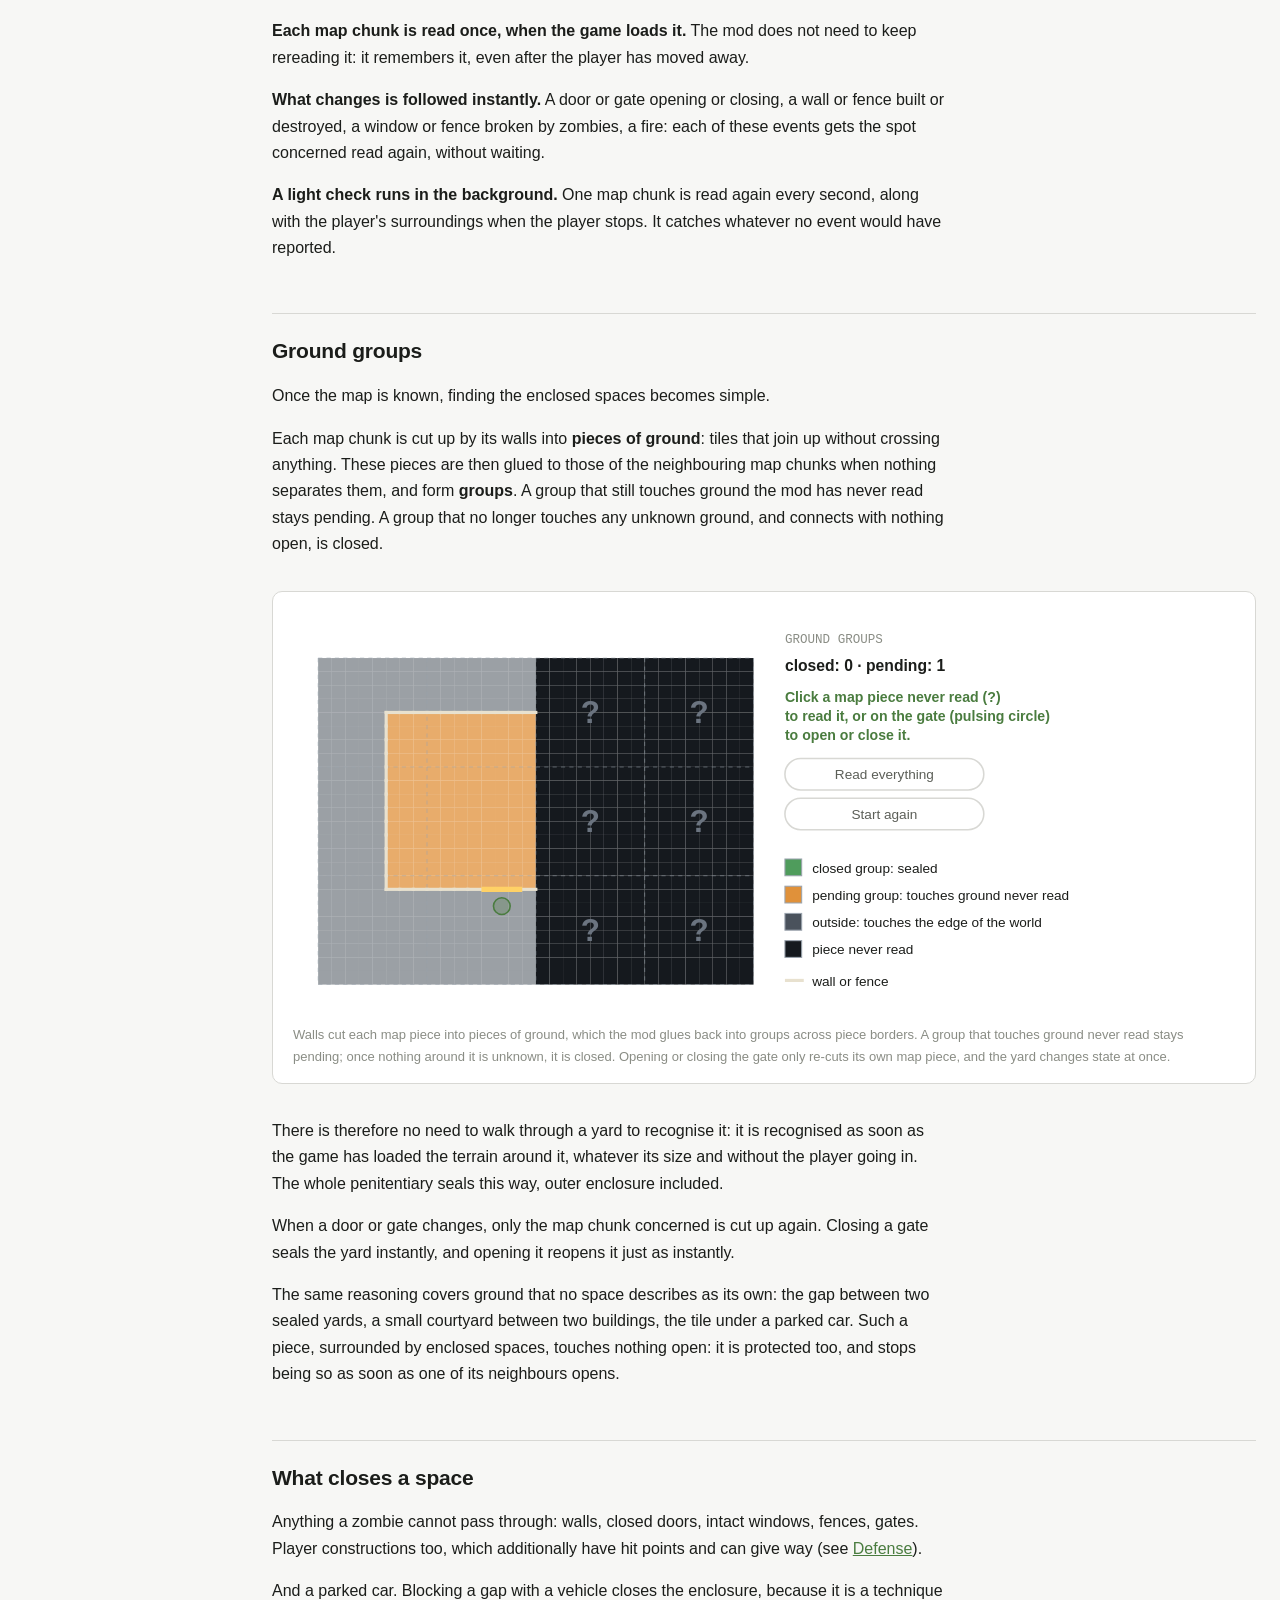
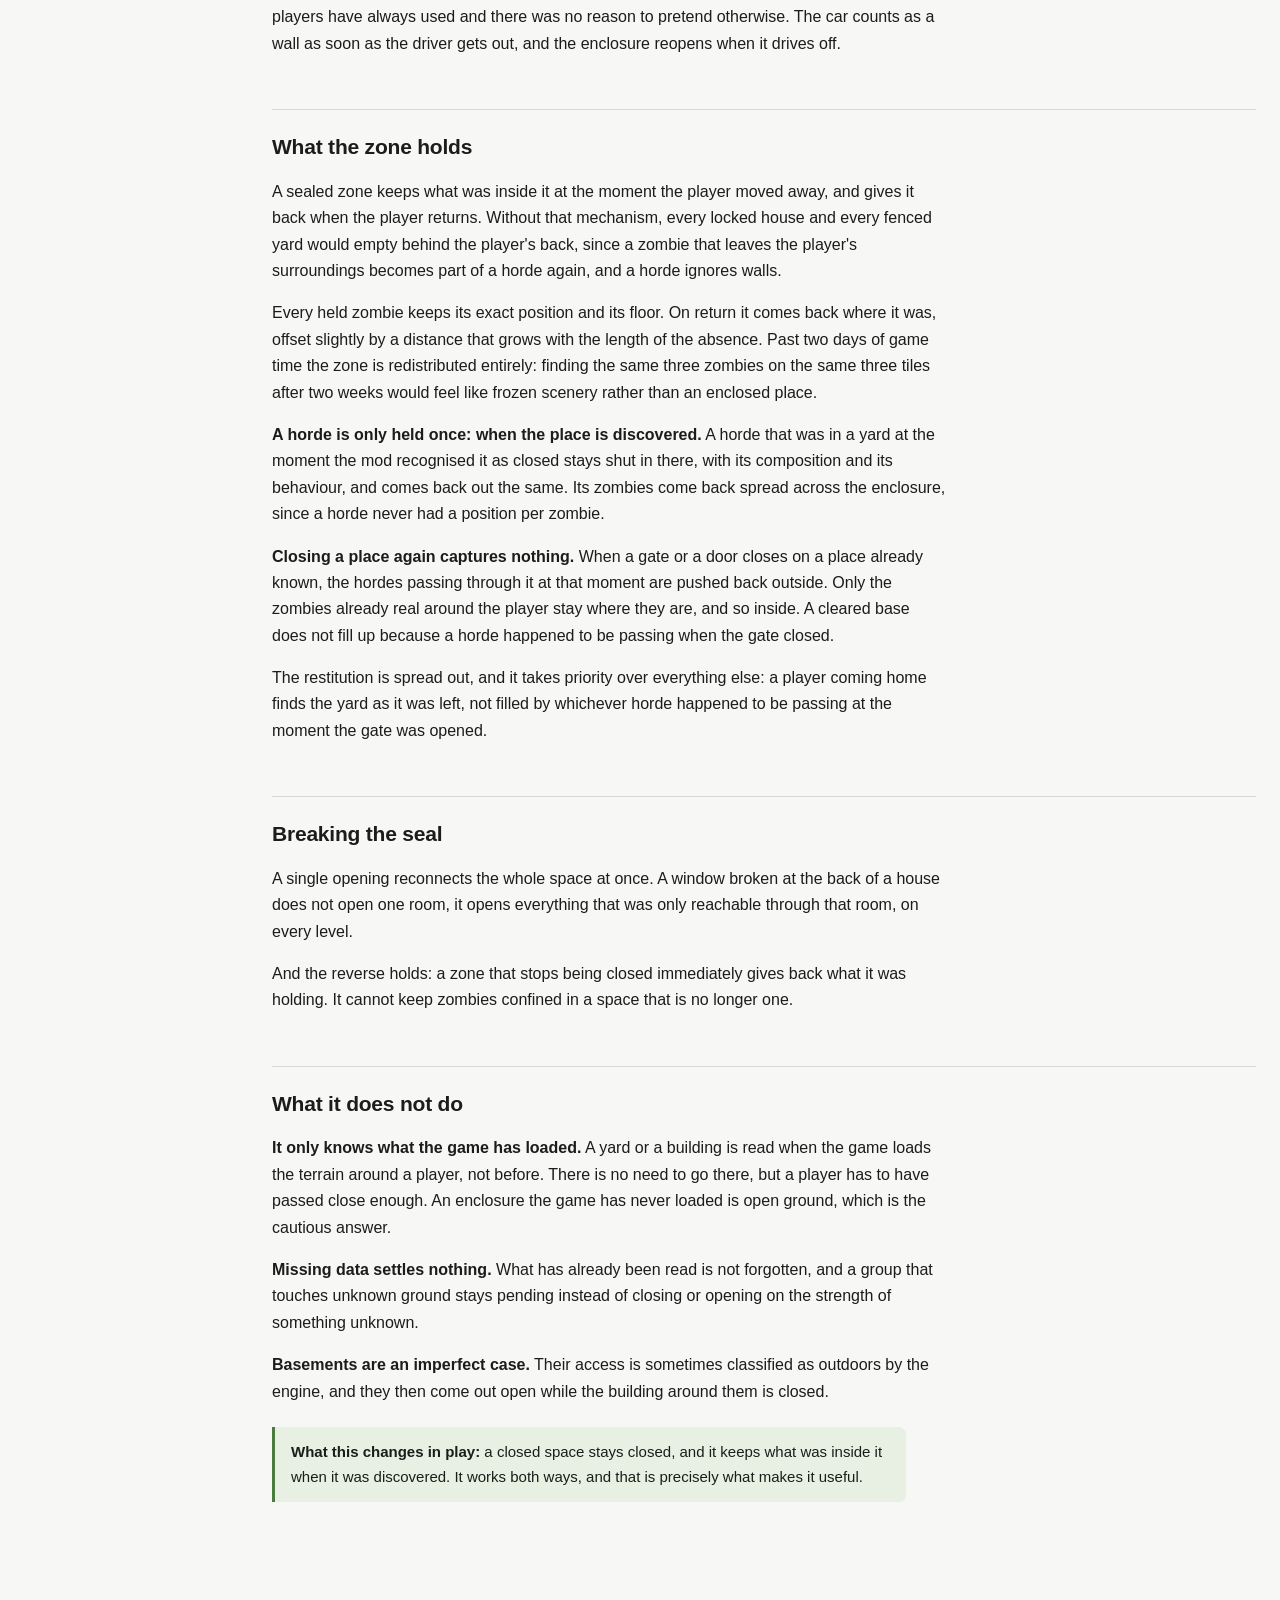
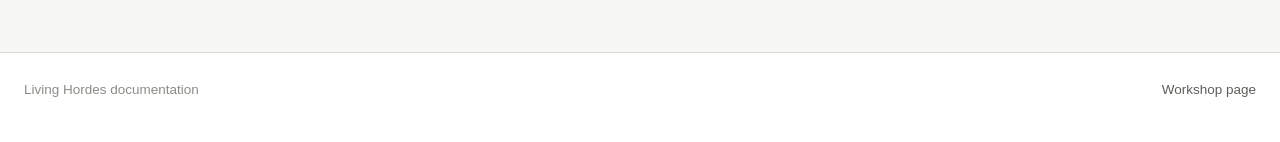
<file: sealing.html>
<!doctype html>
<html lang="fr" data-title-fr="Espaces scell&eacute;s - Living Hordes" data-title-en="Sealed spaces - Living Hordes">
<head>
<meta charset="utf-8">
<meta name="viewport" content="width=device-width, initial-scale=1">
<title>Espaces scell&eacute;s - Living Hordes</title>
<link rel="stylesheet" href="assets/site.css?v=11">
<script>
(function () {
  var d = document.documentElement, t = null, l = null;
  try {
    t = localStorage.getItem("lh-theme");
    l = localStorage.getItem("lh-lang");
  } catch (e) {}
  if (t) d.setAttribute("data-theme", t);
  if (l !== "fr" && l !== "en") {
    l = (navigator.language || "en").toLowerCase().indexOf("fr") === 0 ? "fr" : "en";
  }
  d.setAttribute("data-sitelang", l);
  d.setAttribute("lang", l);
  var tt = d.getAttribute("data-title-" + l);
  if (tt) document.title = tt;
})();
</script>
</head>
<body data-page="sealing">

<header class="masthead">
  <div class="masthead-inner">
    <a class="brand" href="index.html"><b>Living Hordes</b><span>Documentation</span></a>
    <nav class="sitenav">
      <a href="simulation.html">Simulation</a>
      <a href="density.html"><span data-lang="fr">Densit&eacute;</span><span data-lang="en">Density</span></a>
      <a href="migration.html">Migration</a>
      <a href="hordes.html">Hordes</a>
      <a href="sealing.html" aria-current="page"><span data-lang="fr">Scellement</span><span data-lang="en">Sealing</span></a>
      <a href="defense.html"><span data-lang="fr">D&eacute;fense</span><span data-lang="en">Defense</span></a>
      <a href="sound.html"><span data-lang="fr">Son</span><span data-lang="en">Sound</span></a>
      <a href="immobility.html"><span data-lang="fr">Immobilit&eacute;</span><span data-lang="en">Immobility</span></a>
      <a href="sandbox.html">Sandbox</a>
      <a href="performance.html">Performance</a>
    </nav>
    <div class="tools">
      <div class="langtoggle">
        <button type="button" data-setlang="fr">FR</button>
        <button type="button" data-setlang="en">EN</button>
      </div>
      <button class="motiontoggle" id="motion-toggle" type="button" aria-pressed="false"
              title="Animations">Anim.</button>
      <button class="themetoggle" id="theme-toggle" type="button"
              title="Th&egrave;me / Theme">&#9680;</button>
    </div>
  </div>
</header>

<div class="wrap">
  <aside class="toc">
    <div class="toc-sticky">
      <h2><span data-lang="fr">Sur cette page</span><span data-lang="en">On this page</span></h2>
      <a href="#deux-sens"><span data-lang="fr">Ferm&eacute; dans les deux sens</span><span data-lang="en">Closed both ways</span></a>
      <a href="#espaces"><span data-lang="fr">Deux sortes d'espaces</span><span data-lang="en">Two kinds of space</span></a>
      <a href="#pieces"><span data-lang="fr">&Agrave; l'int&eacute;rieur</span><span data-lang="en">Indoors</span></a>
      <a href="#etages"><span data-lang="fr">Un &eacute;tage se juge seul</span><span data-lang="en">Each floor on its own</span></a>
      <a href="#dehors"><span data-lang="fr">Dehors</span><span data-lang="en">Outdoors</span></a>
      <a href="#groupes"><span data-lang="fr">Les groupes de sol</span><span data-lang="en">Ground groups</span></a>
      <a href="#ferme"><span data-lang="fr">Ce qui ferme un espace</span><span data-lang="en">What closes a space</span></a>
      <a href="#retient"><span data-lang="fr">Ce que la zone retient</span><span data-lang="en">What the zone holds</span></a>
      <a href="#rompre"><span data-lang="fr">Rompre le scellement</span><span data-lang="en">Breaking the seal</span></a>
      <a href="#limites"><span data-lang="fr">Ce qu'il ne fait pas</span><span data-lang="en">What it does not do</span></a>
    </div>
  </aside>

  <main>
    <div class="prose pagehead">
      <p class="eyebrow"><span data-lang="fr">Syst&egrave;mes centraux</span><span data-lang="en">Core systems</span></p>
      <h1><span data-lang="fr">Scellement</span><span data-lang="en">Sealing</span></h1>
      <p class="lead" data-lang="fr">Le mod ne demande jamais si une porte est ferm&eacute;e. Il demande si
      deux morceaux de terrain sont reli&eacute;s.</p>
      <p class="lead" data-lang="en">The mod never asks whether a door is closed. It asks whether
      two pieces of ground are connected.</p>
    </div>

    <h2 id="deux-sens"><span data-lang="fr">Ferm&eacute; dans les deux sens</span><span data-lang="en">Closed both ways</span></h2>
    <div class="prose">
      <p data-lang="fr">Un espace scell&eacute; n'est pas un endroit o&ugrave; les zombies ne peuvent pas
      entrer. C'est un endroit dont ils ne peuvent pas franchir la limite, dans un sens
      comme dans l'autre. Le test compare l'espace o&ugrave; se tient un zombie et celui
      dans lequel il essaie d'entrer, et il &eacute;choue de la m&ecirc;me fa&ccedil;on
      quel que soit le sens du pas.</p>
      <p data-lang="en">A sealed space is not a place zombies cannot get into. It is a place whose
      boundary they cannot cross, in either direction. The test compares the space a zombie stands
      in with the one it is trying to enter, and it fails the same way whichever way the step
      goes.</p>
      <p data-lang="fr">Les zombies enferm&eacute;s dans une maison depuis le d&eacute;but de
      l'&eacute;pid&eacute;mie y sont donc toujours. Et un zombie entr&eacute; dans une cour par
      un portail ouvert y reste coinc&eacute; d&egrave;s que le portail se referme.</p>
      <p data-lang="en">The zombies shut in a house since the start of the outbreak are therefore
      still in it. And a zombie that entered a yard through an open gate stays trapped there as soon
      as the gate closes again.</p>
    </div>

    <div class="rule-strip">
      <b><span data-lang="fr">R&egrave;gle</span><span data-lang="en">Rule</span></b>
      <p data-lang="fr">Un espace est scell&eacute; quand rien venant de l'ext&eacute;rieur ne peut
      l'atteindre, et rien de ce qui s'y trouve ne peut en sortir.</p>
      <p data-lang="en">A space is sealed when nothing from outside can reach it, and nothing
      inside it can get out.</p>
    </div>

    <h2 id="espaces"><span data-lang="fr">Deux sortes d'espaces, un seul verdict</span><span data-lang="en">Two kinds of space, one verdict</span></h2>
    <div class="prose">
      <p data-lang="fr">Le monde contient deux sortes d'espaces clos, et le mod les lit de deux
      fa&ccedil;ons diff&eacute;rentes, qui publient leurs r&eacute;sultats au m&ecirc;me
      endroit.</p>
      <p data-lang="en">The world contains two kinds of enclosed space, and the mod reads them in
      two different ways, which publish their results in the same place.</p>
      <p data-lang="fr"><strong>Les pi&egrave;ces des b&acirc;timents.</strong> Le moteur du jeu les
      conna&icirc;t d&eacute;j&agrave; : il suffit de d&eacute;terminer lesquelles
      communiquent.</p>
      <p data-lang="en"><strong>The rooms of buildings.</strong> The game engine already knows them:
      all that remains is working out which ones connect.</p>
      <p data-lang="fr"><strong>Le sol du dehors.</strong> Une cour cl&ocirc;tur&eacute;e, un parking
      mur&eacute;, un chantier ferm&eacute;, une base construite par le joueur : pour le moteur,
      ce n'est que du terrain. Le mod tient donc sa propre carte des obstacles, et en
      d&eacute;duit lui-m&ecirc;me les espaces clos.</p>
      <p data-lang="en"><strong>Outdoor ground.</strong> A fenced yard, a walled car park, a closed
      building site, a base built by the player: to the engine, it is only terrain. The mod therefore
      keeps its own map of obstacles, and works out the enclosed spaces from it by itself.</p>
      <p data-lang="fr">Les deux lectures d&eacute;crivent des terrains diff&eacute;rents et ne se
      recouvrent jamais : l'int&eacute;rieur d'un b&acirc;timent n'est pas du sol du dehors.</p>
      <p data-lang="en">The two readings describe different ground and never overlap: the inside of a
      building is not outdoor ground.</p>
    </div>

    <figure class="wide-fig">
      <svg viewBox="0 0 900 340" xmlns="http://www.w3.org/2000/svg" role="img"
           aria-label="Plan d'une cour cl&ocirc;tur&eacute;e contenant une maison, avec le terrain color&eacute; selon la lecture qui le d&eacute;crit.">
        <path d="M 40 46 L 860 46 L 860 300 L 40 300 Z" fill="var(--l2)" fill-opacity="0.13"/>

        <g stroke="var(--text-dim)" stroke-width="4" opacity="0.9">
          <path d="M 40 46 L 620 46"/>
          <path d="M 700 46 L 860 46"/>
          <path d="M 860 300 L 40 300"/>
          <path d="M 40 300 L 40 216"/>
          <path d="M 40 162 L 40 46"/>
        </g>
        <path d="M 860 46 L 860 300" stroke="var(--text-dim)" stroke-width="8"
              stroke-dasharray="10 3" opacity="0.9"/>
        <g fill="var(--text-dim)" opacity="0.9">
          <circle cx="40" cy="46" r="4"/><circle cx="860" cy="46" r="4"/>
          <circle cx="860" cy="300" r="4"/><circle cx="40" cy="300" r="4"/>
        </g>
        <text x="846" y="232" font-size="13" fill="var(--text)" text-anchor="end"
              font-family="ui-monospace, monospace" data-lang="fr">construction du joueur</text>
        <text x="846" y="232" font-size="13" fill="var(--text)" text-anchor="end"
              font-family="ui-monospace, monospace" data-lang="en">player construction</text>

        <line x1="40" y1="162" x2="40" y2="216" stroke="var(--text)" stroke-width="7"/>
        <text x="54" y="194" font-size="13" fill="var(--text)"
              font-family="ui-monospace, monospace" data-lang="fr">portail ferm&eacute;</text>
        <text x="54" y="194" font-size="13" fill="var(--text)"
              font-family="ui-monospace, monospace" data-lang="en">closed gate</text>

        <g>
          <rect x="626" y="30" width="68" height="34" rx="8"
                fill="var(--l3)" fill-opacity="0.35" stroke="var(--l3)" stroke-width="2"/>
          <circle cx="638" cy="30" r="4" fill="var(--l3)"/><circle cx="682" cy="30" r="4" fill="var(--l3)"/>
          <circle cx="638" cy="64" r="4" fill="var(--l3)"/><circle cx="682" cy="64" r="4" fill="var(--l3)"/>
        </g>
        <text x="660" y="84" font-size="13" font-weight="600" fill="var(--l3)" text-anchor="middle"
              font-family="ui-monospace, monospace" data-lang="fr">voiture gar&eacute;e</text>
        <text x="660" y="84" font-size="13" font-weight="600" fill="var(--l3)" text-anchor="middle"
              font-family="ui-monospace, monospace" data-lang="en">parked car</text>

        <rect x="303" y="129" width="150" height="126" fill="var(--bg-raised)"/>
        <rect x="459" y="129" width="128" height="126" fill="var(--bg-raised)"/>
        <rect x="303" y="129" width="150" height="126" fill="var(--l1)" fill-opacity="0.26"/>
        <rect x="459" y="129" width="128" height="126" fill="var(--l1)" fill-opacity="0.26"/>
        <g stroke="var(--text)" stroke-width="6" stroke-linecap="square" opacity="0.85">
          <path d="M 300 126 L 590 126"/>
          <path d="M 590 126 L 590 258"/>
          <path d="M 590 258 L 300 258"/>
          <path d="M 300 258 L 300 222"/>
          <path d="M 300 178 L 300 126"/>
          <path d="M 456 126 L 456 168"/>
          <path d="M 456 214 L 456 258"/>
        </g>
        <line x1="300" y1="178" x2="344" y2="178" stroke="var(--text-dim)" stroke-width="4"/>
        <path d="M 344 178 A 44 44 0 0 1 300 222" fill="none" stroke="var(--text-dim)"
              stroke-width="1.5" stroke-dasharray="4 3"/>
        <line x1="456" y1="168" x2="456" y2="214" stroke="var(--text-dim)" stroke-width="4"/>

        <g font-size="14" font-weight="600" text-anchor="middle" fill="var(--text)">
          <text x="378" y="188" data-lang="fr">pi&egrave;ce</text><text x="378" y="188" data-lang="en">room</text>
          <text x="523" y="188" data-lang="fr">pi&egrave;ce</text><text x="523" y="188" data-lang="en">room</text>
        </g>
        <g font-size="12" text-anchor="middle" fill="var(--l1)">
          <text x="378" y="206" data-lang="fr">moteur du jeu</text><text x="378" y="206" data-lang="en">game engine</text>
          <text x="523" y="206" data-lang="fr">moteur du jeu</text><text x="523" y="206" data-lang="en">game engine</text>
        </g>

        <text x="110" y="104" font-size="15" font-weight="600" fill="var(--l2)" data-lang="fr">le sol du dehors</text><text x="110" y="104" font-size="15" font-weight="600" fill="var(--l2)" data-lang="en">outdoor ground</text>
        <text x="110" y="126" font-size="14" fill="var(--text-dim)" data-lang="fr">lu sur la carte des obstacles</text>
        <text x="110" y="126" font-size="14" fill="var(--text-dim)" data-lang="en">read from the obstacle map</text>
      </svg>
      <figcaption data-lang="fr">Une cour ferm&eacute;e d'un c&ocirc;t&eacute; par un portail et de
      l'autre par une voiture gar&eacute;e, avec une maison au milieu. Le sol de la cour est lu sur
      la carte des obstacles du mod, o&ugrave; la construction du joueur compte comme n'importe
      quelle cl&ocirc;ture. Les pi&egrave;ces de la maison sont lues dans le moteur du jeu. Les
      deux lectures ne se recouvrent jamais.</figcaption>
      <figcaption data-lang="en">A yard closed on one side by a gate and on the other by a parked car,
      with a house in the middle. The yard's ground is read from the mod's obstacle map, where the
      player construction counts like any other fence. The rooms of the house are read from the game
      engine. The two readings never overlap.</figcaption>
      <ul class="legend">
        <li data-lang="fr"><i style="background:var(--l2);opacity:.55"></i>sol du dehors, carte des obstacles</li>
        <li data-lang="en"><i style="background:var(--l2);opacity:.55"></i>outdoor ground, obstacle map</li>
        <li data-lang="fr"><i style="background:var(--l1);opacity:.6"></i>pi&egrave;ces, moteur du jeu</li>
        <li data-lang="en"><i style="background:var(--l1);opacity:.6"></i>rooms, game engine</li>
      </ul>
    </figure>

    <h2 id="pieces"><span data-lang="fr">&Agrave; l'int&eacute;rieur : un graphe de pi&egrave;ces</span><span data-lang="en">Indoors: a graph of rooms</span></h2>
    <div class="prose">
      <p data-lang="fr">Chaque pi&egrave;ce devient un n&oelig;ud. Chaque porte, fen&ecirc;tre et ouverture
      devient une liaison, vers une autre pi&egrave;ce ou vers le dehors. Un escalier est
      une liaison aussi, ce qui rattache un &eacute;tage ou une cave au m&ecirc;me
      r&eacute;seau que le couloir.</p>
      <p data-lang="en">Each room becomes a node. Each door, window and opening becomes an edge, to
      another room or to the outside. A staircase is an edge too, which attaches an upper floor or a
      basement to the same network as the hallway.</p>
      <p data-lang="fr">La r&eacute;ponse tombe alors d'elle-m&ecirc;me : en partant de l'ext&eacute;rieur,
      on suit toutes les liaisons ouvertes. Toute pi&egrave;ce atteinte est ouverte, toute
      pi&egrave;ce non atteinte est scell&eacute;e.</p>
      <p data-lang="en">The answer then falls out by itself: starting from the outside, every open
      edge is followed. Any room reached is open, any room not reached is sealed.</p>
      <p data-lang="fr">Une pr&eacute;cision change tout le r&eacute;sultat. Une ouverture ne compte que
      si ce qu'il y a derri&egrave;re est ouvert. Une porte de garage donnant sur une cour
      ferm&eacute;e par une voiture gar&eacute;e est bien une ouverture, et pourtant rien n'entre
      par l&agrave;. Le garage est donc scell&eacute;, porte grande ouverte, parce que la cour
      l'est.</p>
      <p data-lang="en">One detail changes the whole result. An opening only counts if what lies
      beyond it is open. A garage door giving onto a yard closed off by a parked car is indeed an
      opening, and yet nothing comes in that way. The garage is therefore sealed, door wide open,
      because the yard is.</p>
    </div>

    <figure class="wide-fig" id="rooms-fig">
      <svg class="rooms-static" viewBox="0 0 900 300" xmlns="http://www.w3.org/2000/svg" role="img"
           aria-label="Plan d'une maison &agrave; c&ocirc;t&eacute; du m&ecirc;me plan repr&eacute;sent&eacute; en graphe.">
        <text x="24" y="20" font-size="11" fill="var(--text-faint)"
              font-family="ui-monospace, monospace" data-lang="fr">LE PLAN</text>
        <text x="24" y="20" font-size="11" fill="var(--text-faint)"
              font-family="ui-monospace, monospace" data-lang="en">THE FLOOR PLAN</text>
        <text x="500" y="20" font-size="11" fill="var(--text-faint)"
              font-family="ui-monospace, monospace" data-lang="fr">CE QUE LE MOD EN RETIENT</text>
        <text x="500" y="20" font-size="11" fill="var(--text-faint)"
              font-family="ui-monospace, monospace" data-lang="en">WHAT THE MOD KEEPS OF IT</text>

        <rect x="27" y="41" width="126" height="216" fill="var(--l2)" fill-opacity="0.17"/>
        <rect x="159" y="41" width="196" height="104" fill="var(--l2)" fill-opacity="0.17"/>
        <rect x="159" y="151" width="196" height="106" fill="var(--l1)" fill-opacity="0.22"/>

        <g stroke="var(--text)" stroke-width="6" stroke-linecap="square" opacity="0.85">
          <path d="M 24 38 L 358 38"/>
          <path d="M 358 38 L 358 260"/>
          <path d="M 358 260 L 24 260"/>
          <path d="M 24 260 L 24 196"/>
          <path d="M 24 152 L 24 38"/>
          <path d="M 156 38 L 156 62"/>
          <path d="M 156 106 L 156 176"/>
          <path d="M 156 220 L 156 260"/>
          <path d="M 156 148 L 358 148"/>
        </g>
        <g stroke="var(--l1)" stroke-width="3">
          <path d="M 226 38 L 292 38"/>
          <path d="M 226 260 L 292 260"/>
        </g>

        <line x1="24" y1="152" x2="68" y2="152" stroke="var(--l2)" stroke-width="4"/>
        <path d="M 68 152 A 44 44 0 0 1 24 196" fill="none" stroke="var(--l2)"
              stroke-width="1.5" stroke-dasharray="4 3"/>
        <line x1="156" y1="62" x2="200" y2="62" stroke="var(--l2)" stroke-width="4"/>
        <path d="M 200 62 A 44 44 0 0 1 156 106" fill="none" stroke="var(--l2)"
              stroke-width="1.5" stroke-dasharray="4 3"/>
        <line x1="156" y1="176" x2="156" y2="220" stroke="var(--l1)" stroke-width="6"/>

        <g font-size="12.5" text-anchor="middle" fill="var(--text)">
          <text x="90" y="155" data-lang="fr">couloir</text><text x="90" y="155" data-lang="en">hallway</text>
          <text x="257" y="98" data-lang="fr">salon</text><text x="257" y="98" data-lang="en">living room</text>
          <text x="257" y="208" data-lang="fr">arri&egrave;re</text><text x="257" y="208" data-lang="en">back room</text>
        </g>
        <text x="257" y="226" font-size="10.5" fill="var(--l1)" text-anchor="middle"
              font-family="ui-monospace, monospace" data-lang="fr">SCELL&Eacute;</text>
        <text x="257" y="226" font-size="10.5" fill="var(--l1)" text-anchor="middle"
              font-family="ui-monospace, monospace" data-lang="en">SEALED</text>
        <text x="30" y="284" font-size="10.5" fill="var(--l2)"
              font-family="ui-monospace, monospace" data-lang="fr">porte cass&eacute;e</text>
        <text x="30" y="284" font-size="10.5" fill="var(--l2)"
              font-family="ui-monospace, monospace" data-lang="en">broken door</text>
        <text x="259" y="30" font-size="10" fill="var(--l1)" text-anchor="middle"
              font-family="ui-monospace, monospace" data-lang="fr">fen&ecirc;tre intacte</text>
        <text x="259" y="30" font-size="10" fill="var(--l1)" text-anchor="middle"
              font-family="ui-monospace, monospace" data-lang="en">intact window</text>

        <line x1="420" y1="34" x2="420" y2="266" stroke="var(--rule)" stroke-width="1"/>

        <line x1="512" y1="150" x2="592" y2="150" stroke="var(--l2)" stroke-width="2.5"/>
        <line x1="632" y1="150" x2="712" y2="150" stroke="var(--l2)" stroke-width="2.5"/>
        <line x1="752" y1="150" x2="832" y2="150" stroke="var(--l1)" stroke-width="2.5"
              stroke-dasharray="5 5"/>

        <g stroke-width="2">
          <circle cx="490" cy="150" r="26" fill="var(--bg-sunken)" stroke="var(--l2)"/>
          <circle cx="612" cy="150" r="22" fill="var(--l2)" fill-opacity="0.2" stroke="var(--l2)"/>
          <circle cx="732" cy="150" r="22" fill="var(--l2)" fill-opacity="0.2" stroke="var(--l2)"/>
          <circle cx="852" cy="150" r="22" fill="var(--l1)" fill-opacity="0.25" stroke="var(--l1)"/>
        </g>
        <g font-size="11" text-anchor="middle" fill="var(--text)"
           font-family="ui-monospace, monospace">
          <text x="490" y="154" fill="var(--l2)" data-lang="fr">DEHORS</text><text x="490" y="154" fill="var(--l2)" data-lang="en">OUTSIDE</text>
          <text x="612" y="154" data-lang="fr">couloir</text><text x="612" y="154" data-lang="en">hallway</text>
          <text x="732" y="154" data-lang="fr">salon</text><text x="732" y="154" data-lang="en">living</text>
          <text x="852" y="154" data-lang="fr">arri&egrave;re</text><text x="852" y="154" data-lang="en">back</text>
        </g>
        <g font-size="10.5" fill="var(--text-faint)" text-anchor="middle">
          <text x="552" y="138" data-lang="fr">porte cass&eacute;e</text><text x="552" y="138" data-lang="en">broken door</text>
          <text x="672" y="138" data-lang="fr">porte ouverte</text><text x="672" y="138" data-lang="en">open door</text>
          <text x="792" y="138" fill="var(--l1)" data-lang="fr">porte ferm&eacute;e</text><text x="792" y="138" fill="var(--l1)" data-lang="en">closed door</text>
        </g>
      </svg>
      <figcaption data-lang="fr">Le mod ne retient ni les murs ni la g&eacute;om&eacute;trie, seulement qui
      communique avec qui. Une fen&ecirc;tre intacte n'appara&icirc;t pas dans le graphe, puisqu'elle ne relie
      rien. La porte du garage a beau &ecirc;tre ouverte, le garage reste scell&eacute; tant que la voiture ferme
      la cour. Un clic sur une porte, la fen&ecirc;tre ou la voiture refait le parcours.</figcaption>
      <figcaption data-lang="en">The mod keeps neither the walls nor the geometry, only what connects
      to what. An intact window does not appear in the graph, since it links nothing. The garage door
      may be wide open, the garage stays sealed as long as the car closes off the yard. A click on a
      door, the window or the car runs the walk again.</figcaption>
    </figure>

    <div class="prose">
      <p data-lang="fr">Le mod ne conna&icirc;t pas les b&acirc;timents seulement de l'int&eacute;rieur :
      il les d&eacute;crit d&egrave;s que le jeu charge le terrain o&ugrave; ils se trouvent, sans
      attendre que quelqu'un y entre. Une horde qui traverse une ville passe donc autour des
      maisons ferm&eacute;es, pas &agrave; travers.</p>
      <p data-lang="en">The mod does not know buildings only from the inside: it describes them as
      soon as the game loads the terrain they stand on, without waiting for anyone to go in. A horde
      crossing a town therefore goes around closed houses, not through them.</p>
    </div>

    <h2 id="etages"><span data-lang="fr">Un &eacute;tage se juge seul</span><span data-lang="en">Each floor is judged on its own</span></h2>
    <div class="prose">
      <p data-lang="fr">Chaque niveau d'un b&acirc;timent porte son propre verdict. Un &eacute;tage n'est
      ouvert que si un escalier y m&egrave;ne depuis un endroit lui-m&ecirc;me ouvert : une seule
      pi&egrave;ce ouverte au rez-de-chauss&eacute;e ne suffit pas &agrave; ouvrir les
      &eacute;tages.</p>
      <p data-lang="en">Each level of a building carries its own verdict. An upper floor is only open
      if a staircase leads to it from a place that is itself open: a single open room on the ground
      floor is not enough to open the floors above.</p>
      <p data-lang="fr">Un &eacute;tage ne touche pas le sol, donc une ouverture n'y est pas une
      entr&eacute;e. Une fen&ecirc;tre bris&eacute;e ou un balcon au premier n'ouvre rien tant
      qu'aucun escalier ne se trouve derri&egrave;re : ce qui compte n'est pas l'ouverture, mais
      ce qu'elle permet d'atteindre.</p>
      <p data-lang="en">An upper floor does not touch the ground, so an opening there is not an
      entrance. A broken window or a balcony on the first floor opens nothing as long as no staircase
      lies behind it: what counts is not the opening, but what it gives access to.</p>
      <p data-lang="fr">Le corollaire tient en une phrase : casser l'escalier scelle l'&eacute;tage,
      puisque plus rien ne peut y monter. Un escalier d&eacute;truit cesse aussit&ocirc;t de
      compter. Et les constructions du joueur au-dessus du rez-de-chauss&eacute;e sont suivies
      comme celles du sol : un &eacute;tage ferm&eacute; est un &eacute;tage ferm&eacute;, et le
      panneau de d&eacute;fense le montre.</p>
      <p data-lang="en">The corollary fits in one sentence: breaking the staircase seals the floor,
      since nothing can climb up to it any more. A destroyed staircase stops counting at once. And
      player constructions above the ground floor are tracked like those on the ground: a closed
      floor is a closed floor, and the defense panel shows it.</p>
    </div>

    <h2 id="dehors"><span data-lang="fr">Dehors : la carte des obstacles</span><span data-lang="en">Outdoors: the obstacle map</span></h2>
    <div class="prose">
      <p data-lang="fr">Le moteur ne dit rien d'une cour. Le mod rel&egrave;ve donc lui-m&ecirc;me, pour
      chaque case du dehors, ce qui la s&eacute;pare de ses voisines : mur, cl&ocirc;ture, porte,
      portail, fen&ecirc;tre, construction du joueur.</p>
      <p data-lang="en">The engine says nothing about a yard. The mod therefore records for itself,
      for every outdoor tile, what separates it from its neighbours: wall, fence, door, gate,
      window, player construction.</p>
      <p data-lang="fr"><strong>Chaque morceau de carte est lu une fois, quand le jeu le
      charge.</strong> Le mod n'a pas besoin de le relire en permanence : il s'en souvient,
      m&ecirc;me apr&egrave;s que le joueur s'en est &eacute;loign&eacute;.</p>
      <p data-lang="en"><strong>Each map chunk is read once, when the game loads it.</strong> The mod
      does not need to keep rereading it: it remembers it, even after the player has moved
      away.</p>
      <p data-lang="fr"><strong>Ce qui change est suivi &agrave; l'instant.</strong> Une porte ou un
      portail qui s'ouvre ou se ferme, un mur ou une cl&ocirc;ture construits ou
      d&eacute;truits, une fen&ecirc;tre ou une cl&ocirc;ture bris&eacute;es par des zombies, un
      incendie : chacun de ces &eacute;v&eacute;nements fait relire l'endroit concern&eacute;,
      sans attendre.</p>
      <p data-lang="en"><strong>What changes is followed instantly.</strong> A door or gate opening or
      closing, a wall or fence built or destroyed, a window or fence broken by zombies, a fire: each
      of these events gets the spot concerned read again, without waiting.</p>
      <p data-lang="fr"><strong>Une v&eacute;rification l&eacute;g&egrave;re tourne en fond.</strong> Un
      morceau de carte est relu chaque seconde, ainsi que les environs du joueur quand il
      s'arr&ecirc;te. Elle rattrape ce qu'aucun &eacute;v&eacute;nement n'aurait
      signal&eacute;.</p>
      <p data-lang="en"><strong>A light check runs in the background.</strong> One map chunk is read
      again every second, along with the player's surroundings when the player stops. It catches
      whatever no event would have reported.</p>
    </div>

    <h2 id="groupes"><span data-lang="fr">Les groupes de sol</span><span data-lang="en">Ground groups</span></h2>
    <div class="prose">
      <p data-lang="fr">Une fois la carte connue, trouver les espaces clos devient simple.</p>
      <p data-lang="en">Once the map is known, finding the enclosed spaces becomes simple.</p>
      <p data-lang="fr">Chaque morceau de carte est d&eacute;coup&eacute; par ses murs en <strong>morceaux
      de sol</strong> : des cases qui se rejoignent sans rien traverser. Ces morceaux sont
      ensuite recoll&eacute;s &agrave; ceux des morceaux de carte voisins quand rien ne les
      s&eacute;pare, et forment des <strong>groupes</strong>. Un groupe qui touche encore du sol
      que le mod n'a jamais lu reste en suspens. Un groupe qui ne touche plus aucun sol inconnu,
      et ne communique avec rien d'ouvert, est ferm&eacute;.</p>
      <p data-lang="en">Each map chunk is cut up by its walls into <strong>pieces of ground</strong>:
      tiles that join up without crossing anything. These pieces are then glued to those of the
      neighbouring map chunks when nothing separates them, and form <strong>groups</strong>. A group
      that still touches ground the mod has never read stays pending. A group that no longer touches
      any unknown ground, and connects with nothing open, is closed.</p>
    </div>

    <figure class="wide-fig" id="groups-fig">
      <svg class="groups-static" viewBox="0 0 900 290" xmlns="http://www.w3.org/2000/svg" role="img"
           aria-label="Trois &eacute;tapes : des morceaux de carte d&eacute;coup&eacute;s par les murs, les morceaux de sol recoll&eacute;s en groupes, puis un groupe ferm&eacute;.">
        <g font-size="11" font-family="ui-monospace, monospace" fill="var(--text-faint)">
          <text x="30" y="26" data-lang="fr">1. D&Eacute;COUPER</text><text x="30" y="26" data-lang="en">1. CUT</text>
          <text x="330" y="26" data-lang="fr">2. RECOLLER</text><text x="330" y="26" data-lang="en">2. GLUE</text>
          <text x="630" y="26" data-lang="fr">3. FERMER</text><text x="630" y="26" data-lang="en">3. CLOSE</text>
        </g>

        <!-- 1. chaque morceau de carte decoupe par ses murs -->
        <rect x="30" y="48" width="160" height="160" fill="var(--text-faint)" fill-opacity="0.34"/>
        <rect x="190" y="48" width="80" height="160" fill="var(--bg-sunken)"
              stroke="var(--text-faint)" stroke-width="1" stroke-dasharray="4 3"/>
        <g stroke="var(--bg-raised)" stroke-width="6">
          <path d="M 110 48 L 110 208"/>
          <path d="M 30 128 L 190 128"/>
          <path d="M 190 48 L 190 208"/>
        </g>
        <g stroke="var(--text)" stroke-width="4" stroke-linecap="square" opacity="0.85" fill="none">
          <path d="M 187 76 L 70 76 L 70 180 L 187 180"/>
        </g>
        <text x="230" y="134" font-size="22" fill="var(--text-faint)" text-anchor="middle" data-lang="both">?</text>
        <g font-size="10" font-family="ui-monospace, monospace" fill="var(--text-faint)" text-anchor="middle">
          <text x="230" y="154" data-lang="fr">jamais lu</text><text x="230" y="154" data-lang="en">unread</text>
        </g>

        <path d="M 284 128 L 314 128 M 307 122 L 314 128 L 307 134" fill="none"
              stroke="var(--text-faint)" stroke-width="1.5"/>

        <!-- 2. morceaux recolles en groupes, un groupe en suspens -->
        <path d="M 330 48 L 490 48 L 490 208 L 330 208 Z M 370 76 L 370 180 L 490 180 L 490 76 Z"
              fill="var(--l3)" fill-opacity="0.18" fill-rule="evenodd"/>
        <rect x="370" y="76" width="120" height="104" fill="var(--l2)" fill-opacity="0.34"/>
        <rect x="490" y="48" width="80" height="160" fill="var(--bg-sunken)"
              stroke="var(--text-faint)" stroke-width="1" stroke-dasharray="4 3"/>
        <g stroke="var(--text-faint)" stroke-width="1" stroke-dasharray="3 3">
          <path d="M 410 48 L 410 208"/>
          <path d="M 330 128 L 490 128"/>
        </g>
        <g stroke="var(--text)" stroke-width="4" stroke-linecap="square" opacity="0.85" fill="none">
          <path d="M 488 76 L 370 76 L 370 180 L 488 180"/>
        </g>
        <text x="530" y="134" font-size="22" fill="var(--text-faint)" text-anchor="middle" data-lang="both">?</text>
        <g font-size="10" font-family="ui-monospace, monospace" fill="var(--text-faint)" text-anchor="middle">
          <text x="530" y="154" data-lang="fr">jamais lu</text><text x="530" y="154" data-lang="en">unread</text>
        </g>
        <g font-size="10.5" font-family="ui-monospace, monospace" fill="var(--l2)" text-anchor="middle">
          <text x="450" y="112" data-lang="fr">en suspens</text><text x="450" y="112" data-lang="en">pending</text>
        </g>

        <path d="M 584 128 L 614 128 M 607 122 L 614 128 L 607 134" fill="none"
              stroke="var(--text-faint)" stroke-width="1.5"/>

        <!-- 3. un groupe ferme -->
        <path d="M 630 48 L 870 48 L 870 208 L 630 208 Z M 670 76 L 670 180 L 830 180 L 830 76 Z"
              fill="var(--l3)" fill-opacity="0.18" fill-rule="evenodd"/>
        <rect x="670" y="76" width="160" height="104" fill="var(--l1)" fill-opacity="0.34"/>
        <g stroke="var(--text-faint)" stroke-width="1" stroke-dasharray="3 3">
          <path d="M 710 48 L 710 208"/>
          <path d="M 790 48 L 790 208"/>
          <path d="M 630 128 L 870 128"/>
        </g>
        <rect x="670" y="76" width="160" height="104" fill="none"
              stroke="var(--text)" stroke-width="4" opacity="0.85"/>
        <g font-size="11" font-family="ui-monospace, monospace" fill="var(--l1)" text-anchor="middle">
          <text x="750" y="112" data-lang="fr">FERM&Eacute;</text><text x="750" y="112" data-lang="en">CLOSED</text>
        </g>

        <g font-size="11.5" fill="var(--text-dim)" text-anchor="middle">
          <text x="150" y="236" data-lang="fr">chaque morceau de carte</text><text x="150" y="236" data-lang="en">each map chunk</text>
          <text x="150" y="254" data-lang="fr">d&eacute;coup&eacute; par ses murs</text><text x="150" y="254" data-lang="en">cut up by its walls</text>
          <text x="450" y="236" data-lang="fr">les morceaux recoll&eacute;s en groupes</text><text x="450" y="236" data-lang="en">pieces glued into groups</text>
          <text x="450" y="254" data-lang="fr">un groupe touche du sol jamais lu</text><text x="450" y="254" data-lang="en">one group touches never-read ground</text>
          <text x="750" y="236" data-lang="fr">plus de sol inconnu, rien d'ouvert</text><text x="750" y="236" data-lang="en">no unknown ground, nothing open</text>
          <text x="750" y="254" data-lang="fr">le groupe est ferm&eacute;</text><text x="750" y="254" data-lang="en">the group is closed</text>
        </g>
      </svg>
      <figcaption data-lang="fr">Les murs d&eacute;coupent chaque morceau de carte en morceaux de sol, que le mod
      recolle en groupes par-dessus les bords des morceaux. Un groupe qui touche du sol jamais lu reste en
      suspens ; quand plus rien autour n'est inconnu, il est ferm&eacute;. Ouvrir ou fermer le portail ne
      red&eacute;coupe que son morceau de carte, et la cour change d'&eacute;tat &agrave; l'instant.</figcaption>
      <figcaption data-lang="en">Walls cut each map piece into pieces of ground, which the mod glues
      back into groups across piece borders. A group that touches ground never read stays pending; once
      nothing around it is unknown, it is closed. Opening or closing the gate only re-cuts its own map
      piece, and the yard changes state at once.</figcaption>
      <ul class="legend">
        <li data-lang="fr"><i style="background:var(--bg-sunken);border:1px dashed var(--text-faint)"></i>sol jamais lu</li>
        <li data-lang="en"><i style="background:var(--bg-sunken);border:1px dashed var(--text-faint)"></i>never-read ground</li>
        <li data-lang="fr"><i style="background:var(--l2);opacity:.55"></i>groupe en suspens</li>
        <li data-lang="en"><i style="background:var(--l2);opacity:.55"></i>pending group</li>
        <li data-lang="fr"><i style="background:var(--l1);opacity:.6"></i>groupe ferm&eacute;</li>
        <li data-lang="en"><i style="background:var(--l1);opacity:.6"></i>closed group</li>
      </ul>
    </figure>

    <div class="prose">
      <p data-lang="fr">Il n'y a donc pas besoin de parcourir une cour pour la reconna&icirc;tre : elle
      est reconnue d&egrave;s que le jeu a charg&eacute; le terrain qui l'entoure, quelle que soit
      sa taille et sans que le joueur y entre. Le p&eacute;nitencier entier se scelle ainsi,
      enceinte ext&eacute;rieure comprise.</p>
      <p data-lang="en">There is therefore no need to walk through a yard to recognise it: it is
      recognised as soon as the game has loaded the terrain around it, whatever its size and without
      the player going in. The whole penitentiary seals this way, outer enclosure included.</p>
      <p data-lang="fr">Quand une porte ou un portail change, seul le morceau de carte concern&eacute;
      est red&eacute;coup&eacute;. Fermer un portail scelle la cour &agrave; l'instant, et l'ouvrir
      la rouvre de m&ecirc;me.</p>
      <p data-lang="en">When a door or gate changes, only the map chunk concerned is cut up again.
      Closing a gate seals the yard instantly, and opening it reopens it just as instantly.</p>
      <p data-lang="fr">Le m&ecirc;me raisonnement couvre le sol qu'aucun espace ne d&eacute;crit en
      propre : l'interstice entre deux cours scell&eacute;es, une courette entre deux
      b&acirc;timents, la case sous une voiture gar&eacute;e. Un tel morceau, cern&eacute;
      d'espaces clos, ne touche rien d'ouvert : il est prot&eacute;g&eacute; lui aussi, et cesse de
      l'&ecirc;tre d&egrave;s que l'un de ses voisins s'ouvre.</p>
      <p data-lang="en">The same reasoning covers ground that no space describes as its own: the gap
      between two sealed yards, a small courtyard between two buildings, the tile under a parked car.
      Such a piece, surrounded by enclosed spaces, touches nothing open: it is protected too, and
      stops being so as soon as one of its neighbours opens.</p>
    </div>

    <h2 id="ferme"><span data-lang="fr">Ce qui ferme un espace</span><span data-lang="en">What closes a space</span></h2>
    <div class="prose">
      <p data-lang="fr">Tout ce qu'un zombie ne peut pas traverser : murs, portes ferm&eacute;es,
      fen&ecirc;tres intactes, cl&ocirc;tures, portails. Les constructions du joueur aussi, qui
      ont en plus des points de vie et peuvent c&eacute;der (voir
      <a href="defense.html">D&eacute;fense</a>).</p>
      <p data-lang="en">Anything a zombie cannot pass through: walls, closed doors, intact windows,
      fences, gates. Player constructions too, which additionally have hit points and can give way
      (see <a href="defense.html">Defense</a>).</p>
      <p data-lang="fr">Et une voiture gar&eacute;e. Bloquer une br&egrave;che avec un v&eacute;hicule
      ferme l'enceinte, parce que c'est une technique que les joueurs emploient depuis
      toujours et qu'il n'y avait aucune raison de faire semblant du contraire. La voiture
      compte comme un mur d&egrave;s que le conducteur en descend, et l'enceinte se rouvre quand
      elle repart.</p>
      <p data-lang="en">And a parked car. Blocking a gap with a vehicle closes the enclosure, because
      it is a technique players have always used and there was no reason to pretend otherwise. The
      car counts as a wall as soon as the driver gets out, and the enclosure reopens when it drives
      off.</p>
    </div>

    <h2 id="retient"><span data-lang="fr">Ce que la zone retient</span><span data-lang="en">What the zone holds</span></h2>
    <div class="prose">
      <p data-lang="fr">Une zone scell&eacute;e garde ce qu'il y avait dedans au moment o&ugrave; le
      joueur s'est &eacute;loign&eacute;, et le rend quand il revient. Sans cette
      m&eacute;canique, chaque maison verrouill&eacute;e et chaque cour cl&ocirc;tur&eacute;e
      se viderait dans le dos du joueur, puisqu'un zombie qui quitte les environs du joueur
      redevient une partie de horde, et qu'une horde ignore les murs.</p>
      <p data-lang="en">A sealed zone keeps what was inside it at the moment the player moved away,
      and gives it back when the player returns. Without that mechanism, every locked house and every
      fenced yard would empty behind the player's back, since a zombie that leaves the player's
      surroundings becomes part of a horde again, and a horde ignores walls.</p>
      <p data-lang="fr">Chaque zombie retenu garde sa position exacte et son &eacute;tage. Au retour, il
      revient l&agrave; o&ugrave; il &eacute;tait, l&eacute;g&egrave;rement
      d&eacute;cal&eacute; d'une distance qui grandit avec la dur&eacute;e de l'absence.
      Pass&eacute; deux jours de jeu, la zone est enti&egrave;rement redistribu&eacute;e :
      retrouver les trois m&ecirc;mes zombies sur les trois m&ecirc;mes cases apr&egrave;s
      deux semaines donnerait l'impression d'un d&eacute;cor fig&eacute; plut&ocirc;t que
      d'un lieu clos.</p>
      <p data-lang="en">Every held zombie keeps its exact position and its floor. On return it comes
      back where it was, offset slightly by a distance that grows with the length of the absence.
      Past two days of game time the zone is redistributed entirely: finding the same three zombies
      on the same three tiles after two weeks would feel like frozen scenery rather than an enclosed
      place.</p>
      <p data-lang="fr"><strong>Une horde n'est retenue qu'une fois : quand le lieu est
      d&eacute;couvert.</strong> Une horde qui se trouvait dans une cour au moment o&ugrave; le mod
      l'a reconnue comme close y reste enferm&eacute;e, avec sa composition et son comportement, et
      ressort la m&ecirc;me. Ses zombies reviennent r&eacute;partis dans l'enceinte, puisqu'une
      horde n'a jamais eu de position par zombie.</p>
      <p data-lang="en"><strong>A horde is only held once: when the place is discovered.</strong> A
      horde that was in a yard at the moment the mod recognised it as closed stays shut in there,
      with its composition and its behaviour, and comes back out the same. Its zombies come back
      spread across the enclosure, since a horde never had a position per zombie.</p>
      <p data-lang="fr"><strong>Refermer un lieu ne capture rien.</strong> Quand un portail ou une porte
      se referme sur un lieu d&eacute;j&agrave; connu, les hordes qui le traversaient &agrave; ce
      moment sont repouss&eacute;es dehors. Seuls les zombies d&eacute;j&agrave; r&eacute;els
      autour du joueur restent l&agrave; o&ugrave; ils sont, donc dedans. Une base
      nettoy&eacute;e ne se remplit pas parce qu'une horde passait au moment o&ugrave; le portail
      s'est ferm&eacute;.</p>
      <p data-lang="en"><strong>Closing a place again captures nothing.</strong> When a gate or a door
      closes on a place already known, the hordes passing through it at that moment are pushed back
      outside. Only the zombies already real around the player stay where they are, and so inside. A
      cleared base does not fill up because a horde happened to be passing when the gate
      closed.</p>
      <p data-lang="fr">La restitution est &eacute;tal&eacute;e, et elle passe avant tout le reste :
      un joueur qui rentre chez lui retrouve sa cour telle qu'il l'a laiss&eacute;e, pas
      remplie par la horde qui passait par l&agrave; au moment o&ugrave; il ouvrait le
      portail.</p>
      <p data-lang="en">The restitution is spread out, and it takes priority over everything else: a
      player coming home finds the yard as it was left, not filled by whichever horde happened to
      be passing at the moment the gate was opened.</p>
    </div>

    <h2 id="rompre"><span data-lang="fr">Rompre le scellement</span><span data-lang="en">Breaking the seal</span></h2>
    <div class="prose">
      <p data-lang="fr">Une seule ouverture reconnecte tout l'espace d'un coup. Une fen&ecirc;tre
      bris&eacute;e &agrave; l'arri&egrave;re d'une maison n'ouvre pas une pi&egrave;ce,
      elle ouvre tout ce qui n'&eacute;tait accessible qu'&agrave; travers cette
      pi&egrave;ce, &agrave; tous les niveaux.</p>
      <p data-lang="en">A single opening reconnects the whole space at once. A window broken at the
      back of a house does not open one room, it opens everything that was only reachable through
      that room, on every level.</p>
      <p data-lang="fr">Et l'inverse est vrai : une zone qui cesse d'&ecirc;tre close rend
      imm&eacute;diatement ce qu'elle retenait. Elle ne peut pas garder des zombies
      confin&eacute;s dans un espace qui n'en est plus un.</p>
      <p data-lang="en">And the reverse holds: a zone that stops being closed immediately gives back
      what it was holding. It cannot keep zombies confined in a space that is no longer one.</p>
    </div>

    <h2 id="limites"><span data-lang="fr">Ce qu'il ne fait pas</span><span data-lang="en">What it does not do</span></h2>
    <div class="prose">
      <p data-lang="fr"><strong>Il ne conna&icirc;t que ce que le jeu a charg&eacute;.</strong> Une cour
      ou un b&acirc;timent se lisent quand le jeu charge le terrain autour d'un joueur, pas avant.
      Il n'est pas n&eacute;cessaire d'y aller, mais il faut &ecirc;tre pass&eacute; assez
      pr&egrave;s. Une enceinte que le jeu n'a jamais charg&eacute;e est du terrain ouvert, ce qui
      est la r&eacute;ponse prudente.</p>
      <p data-lang="en"><strong>It only knows what the game has loaded.</strong> A yard or a building
      is read when the game loads the terrain around a player, not before. There is no need to go
      there, but a player has to have passed close enough. An enclosure the game has never loaded is
      open ground, which is the cautious answer.</p>
      <p data-lang="fr"><strong>L'absence de donn&eacute;e ne tranche rien.</strong> Ce qui a
      d&eacute;j&agrave; &eacute;t&eacute; lu n'est pas oubli&eacute;, et un groupe qui touche du
      sol inconnu reste en suspens au lieu de se fermer ou de s'ouvrir sur une ignorance.</p>
      <p data-lang="en"><strong>Missing data settles nothing.</strong> What has already been read is
      not forgotten, and a group that touches unknown ground stays pending instead of closing or
      opening on the strength of something unknown.</p>
      <p data-lang="fr"><strong>Les caves sont un cas imparfait.</strong> Leur acc&egrave;s est
      parfois class&eacute; comme ext&eacute;rieur par le moteur, et elles se retrouvent
      alors ouvertes alors que le b&acirc;timent est clos.</p>
      <p data-lang="en"><strong>Basements are an imperfect case.</strong> Their access is sometimes
      classified as outdoors by the engine, and they then come out open while the building around them
      is closed.</p>
    </div>

    <div class="note">
      <p data-lang="fr"><strong>Ce que &ccedil;a change en jeu :</strong> un espace ferm&eacute; reste
      ferm&eacute;, et il garde ce qui s'y trouvait quand il a &eacute;t&eacute;
      d&eacute;couvert. &Ccedil;a marche dans les deux sens, et c'est justement ce qui le rend
      utile.</p>
      <p data-lang="en"><strong>What this changes in play:</strong> a closed space stays closed, and it
      keeps what was inside it when it was discovered. It works both ways, and that is precisely what
      makes it useful.</p>
    </div>
  </main>
</div>

<footer>
  <div class="footer-inner">
    <span data-lang="fr">Documentation Living Hordes</span><span data-lang="en">Living Hordes documentation</span>
    <span><a href="https://steamcommunity.com/sharedfiles/filedetails/?id=3691686404"><span data-lang="fr">Page Workshop</span><span data-lang="en">Workshop page</span></a></span>
  </div>
</footer>

<script src="assets/rooms.js?v=3"></script>
<script src="assets/groups.js?v=2"></script>
<script src="assets/site.js?v=6"></script>
</body>
</html>
</file>
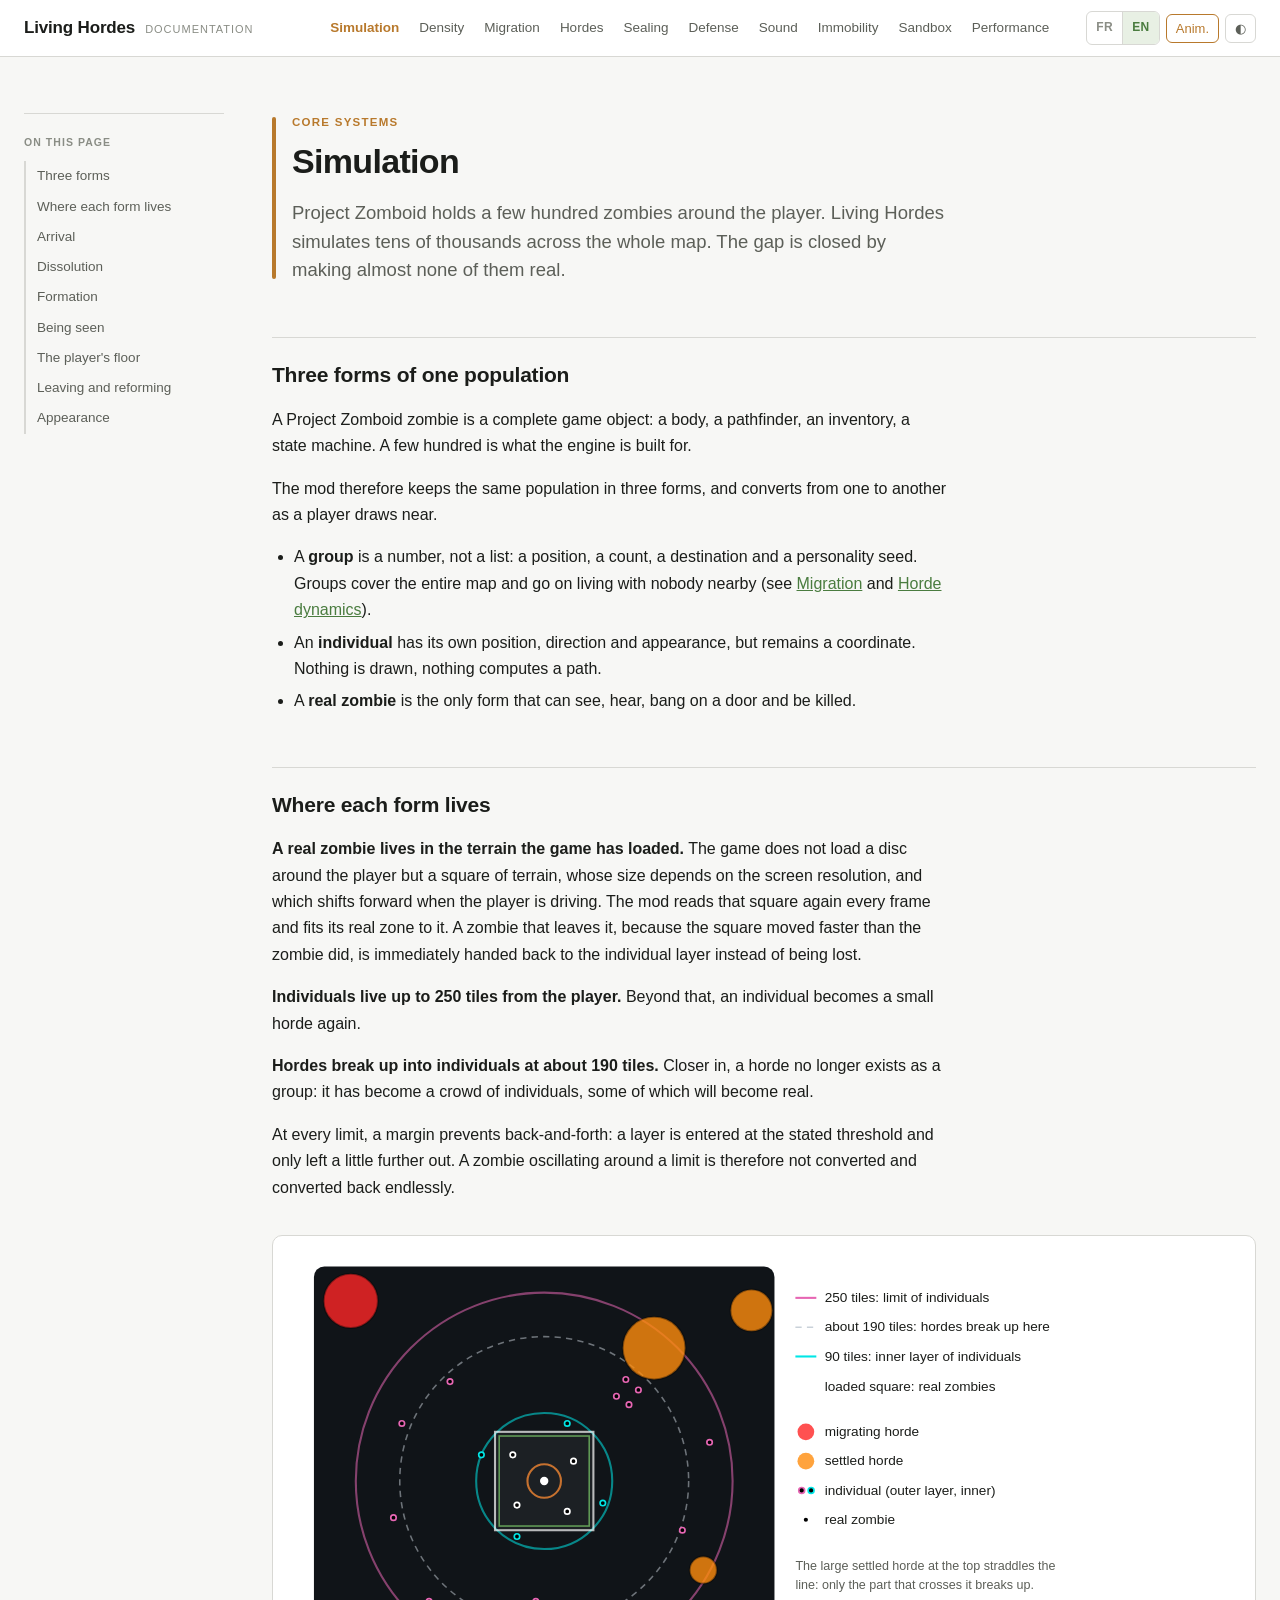
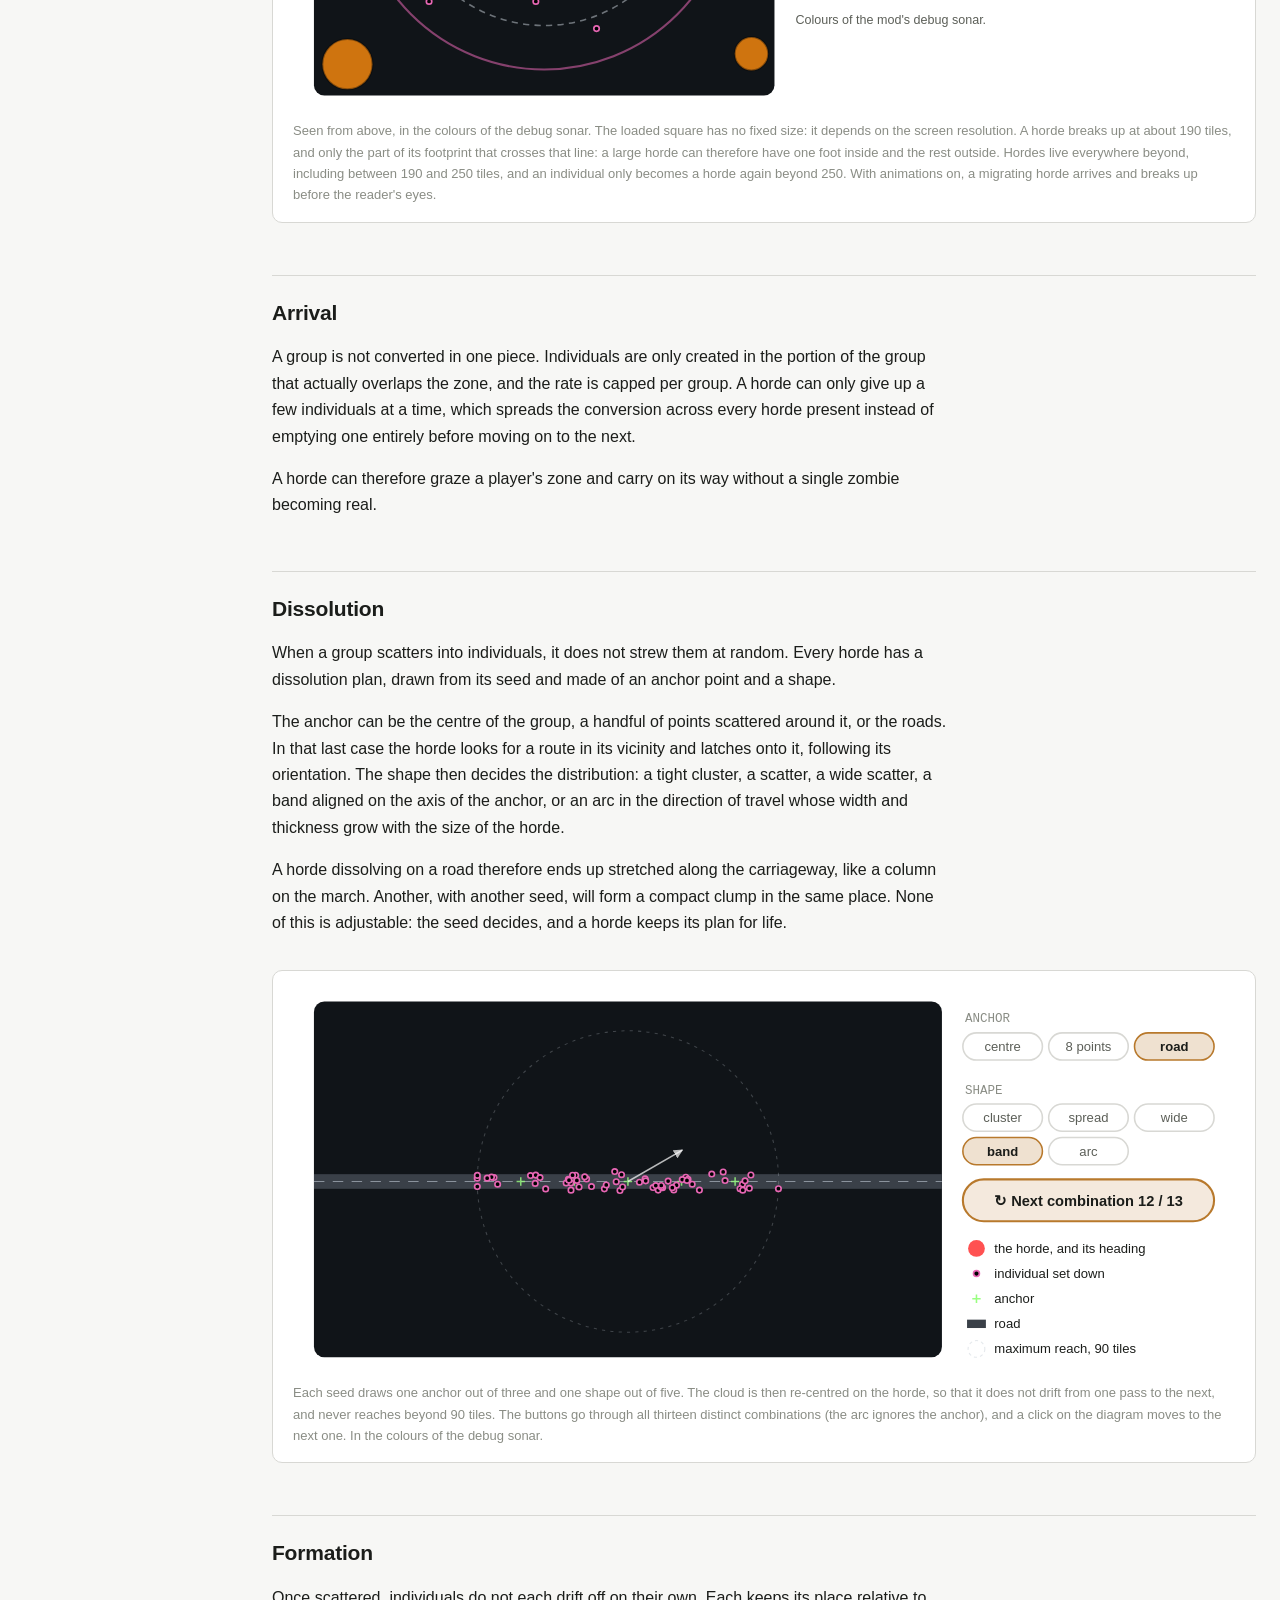
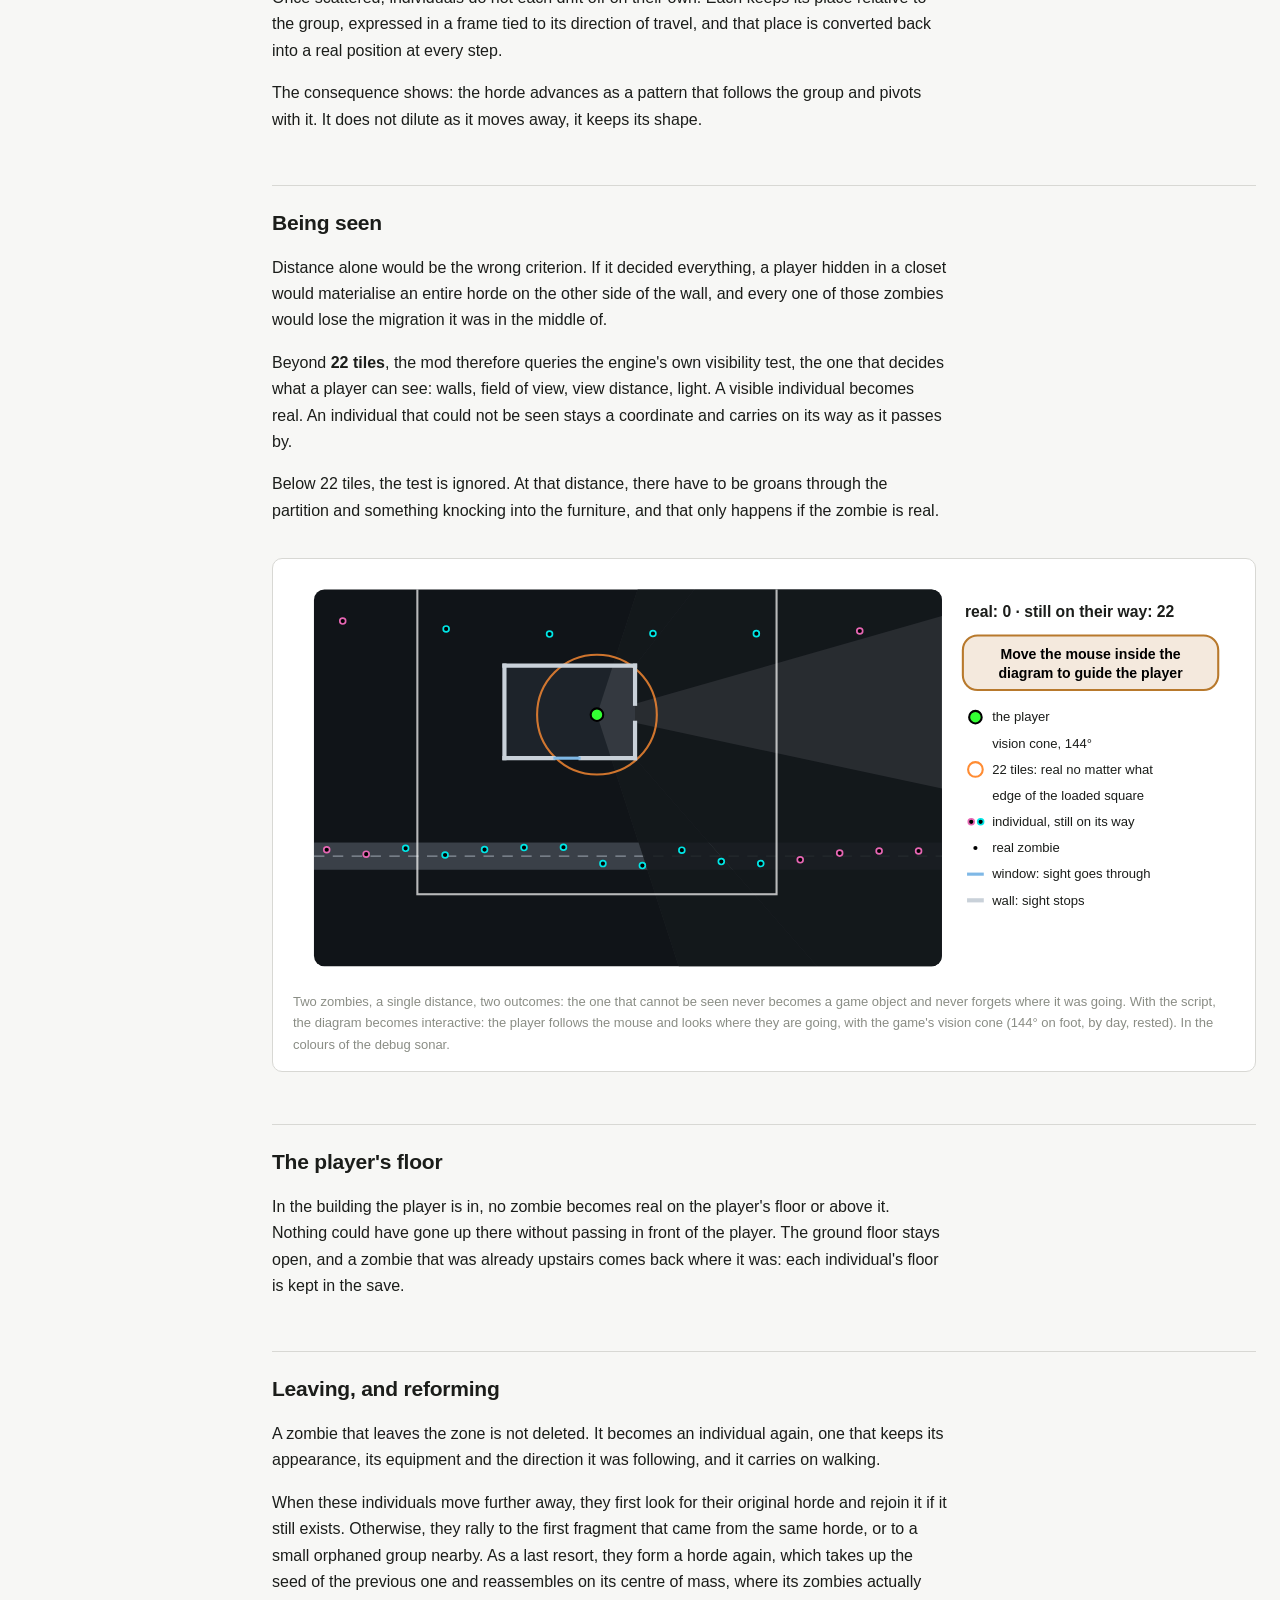
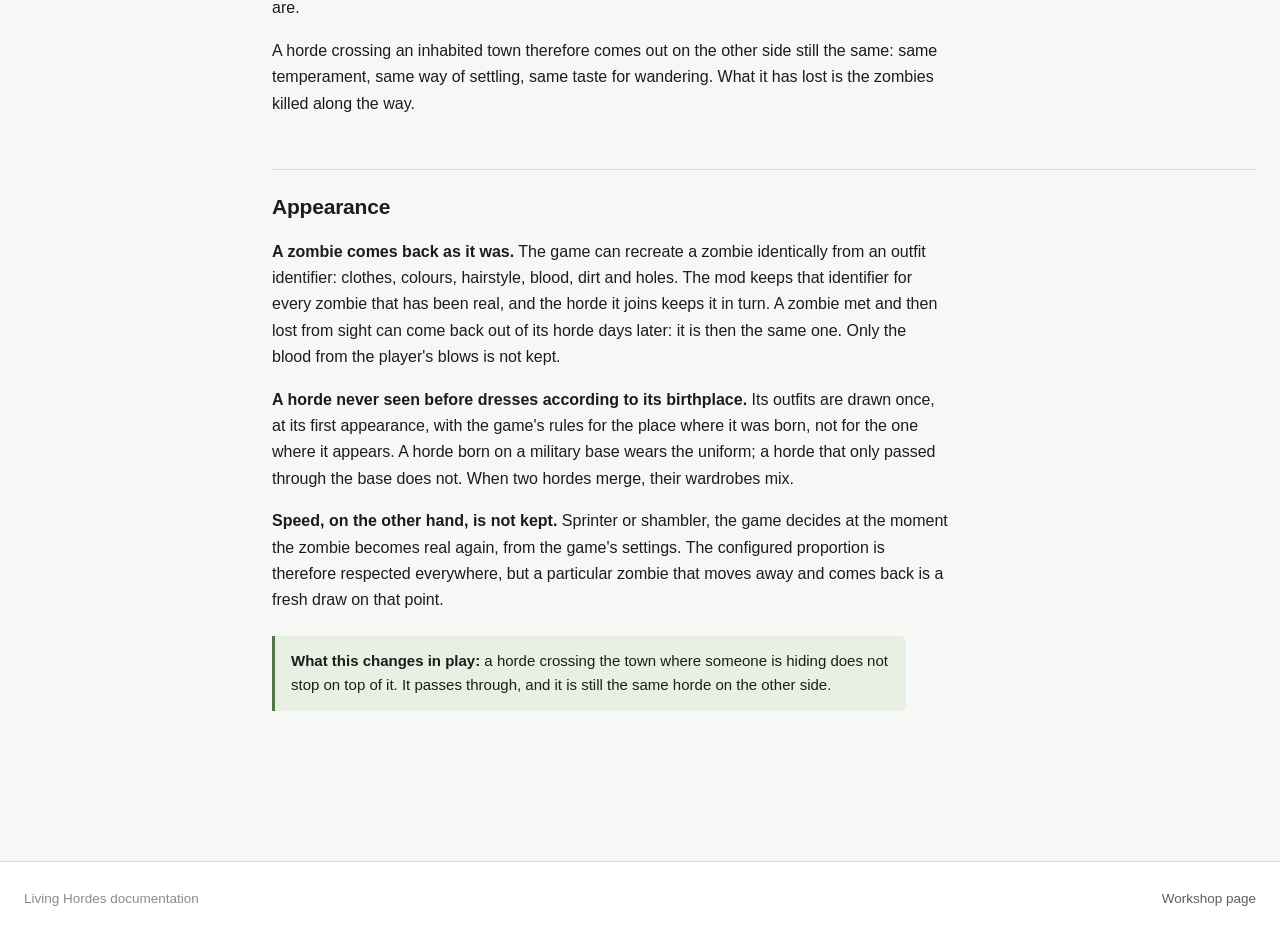
<file: simulation.html>
<!doctype html>
<html lang="fr" data-title-fr="Simulation - Living Hordes" data-title-en="Simulation - Living Hordes">
<head>
<meta charset="utf-8">
<meta name="viewport" content="width=device-width, initial-scale=1">
<title>Simulation - Living Hordes</title>
<link rel="stylesheet" href="assets/site.css?v=11">
<script>
(function () {
  var d = document.documentElement, t = null, l = null;
  try {
    t = localStorage.getItem("lh-theme");
    l = localStorage.getItem("lh-lang");
  } catch (e) {}
  if (t) d.setAttribute("data-theme", t);
  if (l !== "fr" && l !== "en") {
    l = (navigator.language || "en").toLowerCase().indexOf("fr") === 0 ? "fr" : "en";
  }
  d.setAttribute("data-sitelang", l);
  d.setAttribute("lang", l);
  var tt = d.getAttribute("data-title-" + l);
  if (tt) document.title = tt;
})();
</script>
</head>
<body data-page="simulation">

<header class="masthead">
  <div class="masthead-inner">
    <a class="brand" href="index.html"><b>Living Hordes</b><span>Documentation</span></a>
    <nav class="sitenav">
      <a href="simulation.html" aria-current="page">Simulation</a>
      <a href="density.html"><span data-lang="fr">Densit&eacute;</span><span data-lang="en">Density</span></a>
      <a href="migration.html">Migration</a>
      <a href="hordes.html">Hordes</a>
      <a href="sealing.html"><span data-lang="fr">Scellement</span><span data-lang="en">Sealing</span></a>
      <a href="defense.html"><span data-lang="fr">D&eacute;fense</span><span data-lang="en">Defense</span></a>
      <a href="sound.html"><span data-lang="fr">Son</span><span data-lang="en">Sound</span></a>
      <a href="immobility.html"><span data-lang="fr">Immobilit&eacute;</span><span data-lang="en">Immobility</span></a>
      <a href="sandbox.html">Sandbox</a>
      <a href="performance.html">Performance</a>
    </nav>
    <div class="tools">
      <div class="langtoggle">
        <button type="button" data-setlang="fr">FR</button>
        <button type="button" data-setlang="en">EN</button>
      </div>
      <button class="motiontoggle" id="motion-toggle" type="button" aria-pressed="false"
              title="Animations">Anim.</button>
      <button class="themetoggle" id="theme-toggle" type="button"
              title="Th&egrave;me / Theme">&#9680;</button>
    </div>
  </div>
</header>

<div class="wrap">
  <aside class="toc">
    <div class="toc-sticky">
      <h2><span data-lang="fr">Sur cette page</span><span data-lang="en">On this page</span></h2>
      <a href="#formes"><span data-lang="fr">Trois formes</span><span data-lang="en">Three forms</span></a>
      <a href="#seuils"><span data-lang="fr">O&ugrave; vit chaque forme</span><span data-lang="en">Where each form lives</span></a>
      <a href="#arrivee"><span data-lang="fr">L'arriv&eacute;e</span><span data-lang="en">Arrival</span></a>
      <a href="#dissolution"><span data-lang="fr">La dissolution</span><span data-lang="en">Dissolution</span></a>
      <a href="#formation"><span data-lang="fr">La formation</span><span data-lang="en">Formation</span></a>
      <a href="#etre-vu"><span data-lang="fr">&Ecirc;tre vu</span><span data-lang="en">Being seen</span></a>
      <a href="#etage"><span data-lang="fr">L'&eacute;tage du joueur</span><span data-lang="en">The player's floor</span></a>
      <a href="#repartir"><span data-lang="fr">Repartir, et se reformer</span><span data-lang="en">Leaving and reforming</span></a>
      <a href="#apparence"><span data-lang="fr">L'apparence</span><span data-lang="en">Appearance</span></a>
    </div>
  </aside>

  <main>
    <div class="prose pagehead">
      <p class="eyebrow"><span data-lang="fr">Syst&egrave;mes centraux</span><span data-lang="en">Core systems</span></p>
      <h1 data-lang="both">Simulation</h1>
      <p class="lead" data-lang="fr">Project Zomboid tient quelques centaines de zombies autour du joueur.
      Living Hordes en simule des dizaines de milliers sur toute la carte. L'&eacute;cart se
      comble en n'en rendant presque aucun r&eacute;el.</p>
      <p class="lead" data-lang="en">Project Zomboid holds a few hundred zombies around the
      player. Living Hordes simulates tens of thousands across the whole map. The gap is closed
      by making almost none of them real.</p>
    </div>

    <h2 id="formes"><span data-lang="fr">Trois formes d'une m&ecirc;me population</span><span data-lang="en">Three forms of one population</span></h2>
    <div class="prose">
      <p data-lang="fr">Un zombie de Project Zomboid est un objet de jeu complet : un corps, un
      calculateur de chemin, un inventaire, une machine &agrave; &eacute;tats. Quelques
      centaines, c'est ce pour quoi le moteur est fait.</p>
      <p data-lang="en">A Project Zomboid zombie is a complete game object: a body, a pathfinder,
      an inventory, a state machine. A few hundred is what the engine is built for.</p>
      <p data-lang="fr">Le mod garde donc la m&ecirc;me population sous trois formes, et convertit de
      l'une &agrave; l'autre &agrave; mesure qu'un joueur approche.</p>
      <p data-lang="en">The mod therefore keeps the same population in three forms, and converts
      from one to another as a player draws near.</p>
      <ul>
        <li data-lang="fr">Un <strong>groupe</strong> est un nombre, pas une liste : une position, un
        effectif, une destination et une graine de personnalit&eacute;. Les groupes
        couvrent la carte enti&egrave;re et continuent de vivre sans personne &agrave; c&ocirc;t&eacute;
        (voir <a href="migration.html">Migration</a> et
        <a href="hordes.html">Dynamique des hordes</a>).</li>
        <li data-lang="en">A <strong>group</strong> is a number, not a list: a position, a count, a
        destination and a personality seed. Groups cover the entire map and go on living with
        nobody nearby (see <a href="migration.html">Migration</a> and
        <a href="hordes.html">Horde dynamics</a>).</li>
        <li data-lang="fr">Un <strong>individu</strong> a sa propre position, sa direction et son
        apparence, mais reste une coordonn&eacute;e. Rien n'est affich&eacute;, rien ne calcule de
        chemin.</li>
        <li data-lang="en">An <strong>individual</strong> has its own position, direction and
        appearance, but remains a coordinate. Nothing is drawn, nothing computes a path.</li>
        <li data-lang="fr">Un <strong>zombie r&eacute;el</strong> est la seule forme qui puisse voir,
        entendre, cogner &agrave; une porte et se faire tuer.</li>
        <li data-lang="en">A <strong>real zombie</strong> is the only form that can see, hear, bang
        on a door and be killed.</li>
      </ul>
    </div>

    <h2 id="seuils"><span data-lang="fr">O&ugrave; vit chaque forme</span><span data-lang="en">Where each form lives</span></h2>
    <div class="prose">
      <p data-lang="fr"><strong>Le zombie r&eacute;el vit dans le terrain que le jeu a charg&eacute;.</strong>
      Le jeu ne charge pas un disque autour du joueur mais un carr&eacute; de terrain, dont la taille
      d&eacute;pend de la r&eacute;solution de l'&eacute;cran, et qui se d&eacute;cale vers l'avant quand le joueur
      roule en voiture. Le mod relit ce carr&eacute; &agrave; chaque image et y cale sa zone r&eacute;elle. Un
      zombie qui en sort, parce que le carr&eacute; s'est d&eacute;plac&eacute; plus vite que lui, est aussit&ocirc;t
      rendu &agrave; la couche des individus au lieu d'&ecirc;tre perdu.</p>
      <p data-lang="en"><strong>A real zombie lives in the terrain the game has loaded.</strong>
      The game does not load a disc around the player but a square of terrain, whose size
      depends on the screen resolution, and which shifts forward when the player is driving.
      The mod reads that square again every frame and fits its real zone to it. A zombie that
      leaves it, because the square moved faster than the zombie did, is immediately handed
      back to the individual layer instead of being lost.</p>
      <p data-lang="fr"><strong>Les individus vivent jusqu'&agrave; 250 tuiles du joueur.</strong>
      Au-del&agrave;, un individu redevient une petite horde.</p>
      <p data-lang="en"><strong>Individuals live up to 250 tiles from the player.</strong>
      Beyond that, an individual becomes a small horde again.</p>
      <p data-lang="fr"><strong>Les hordes se d&eacute;font en individus &agrave; environ 190 tuiles.</strong>
      Plus pr&egrave;s, une horde n'existe plus comme groupe : elle est devenue une foule
      d'individus, dont certains deviendront r&eacute;els.</p>
      <p data-lang="en"><strong>Hordes break up into individuals at about 190 tiles.</strong>
      Closer in, a horde no longer exists as a group: it has become a crowd of individuals,
      some of which will become real.</p>
      <p data-lang="fr">&Agrave; chaque limite, une marge &eacute;vite les allers-retours : on entre dans une
      couche au seuil annonc&eacute;, on n'en sort qu'un peu plus loin. Un zombie qui oscille
      autour d'une limite n'est donc pas converti et reconverti sans cesse.</p>
      <p data-lang="en">At every limit, a margin prevents back-and-forth: a layer is entered at
      the stated threshold and only left a little further out. A zombie oscillating around a
      limit is therefore not converted and converted back endlessly.</p>
    </div>

    <figure class="wide-fig">
      <svg id="sonar-layers" viewBox="0 0 900 430" xmlns="http://www.w3.org/2000/svg" role="img"
           aria-label="Vue de dessus, aux couleurs du sonar de d&eacute;bogage : le carr&eacute; charg&eacute; au centre, les individus jusqu'&agrave; 250 tuiles, la limite o&ugrave; les hordes se d&eacute;font vers 190 tuiles, et les hordes autour.">
        <defs>
          <marker id="sonar-arrow" viewBox="0 0 10 10" refX="9" refY="5"
                  markerWidth="6" markerHeight="6" orient="auto">
            <path d="M 0 0 L 10 5 L 0 10 z" fill="#ff2626"/>
          </marker>
          <clipPath id="sonar-clip"><rect x="20" y="10" width="440" height="410" rx="10"/></clipPath>
        </defs>

        <!-- ecran du sonar : fond sombre fixe, dans les deux themes -->
        <rect x="20" y="10" width="440" height="410" rx="10" fill="#101418"/>

        <g clip-path="url(#sonar-clip)">
          <!-- anneaux du sonar : externe 250 (rose), interne 90 (cyan), ambiant 22 (orange) -->
          <circle cx="240" cy="215" r="180" fill="none" stroke="#e666b3" stroke-opacity="0.55" stroke-width="2"/>
          <circle cx="240" cy="215" r="65" fill="none" stroke="#00e6e6" stroke-opacity="0.55" stroke-width="2"/>
          <!-- ligne de dissolution, vers 190 tuiles : absente du sonar, ajoutee pour le texte -->
          <circle cx="240" cy="215" r="138" fill="none" stroke="#c9d1d9" stroke-opacity="0.5"
                  stroke-width="1.5" stroke-dasharray="6 5"/>
          <!-- zone physique (carre charge, blanc) et zone d'apparition (vert) -->
          <rect x="193" y="168" width="94" height="94" fill="#ffffff" fill-opacity="0.05"
                stroke="#ffffff" stroke-opacity="0.7" stroke-width="2"/>
          <rect x="197" y="172" width="86" height="86" fill="none"
                stroke="#99ff80" stroke-opacity="0.55" stroke-width="1.5"/>
          <circle cx="240" cy="215" r="16" fill="none" stroke="#ff8c33" stroke-opacity="0.75" stroke-width="2"/>

          <!-- hordes posees (orange) : dehors, entre 190 et 250, et une qui chevauche la ligne -->
          <g fill="#ff8c0d" fill-opacity="0.8" stroke="#000" stroke-opacity="0.35" stroke-width="2">
            <circle cx="438" cy="52" r="20"/>
            <circle cx="52" cy="390" r="24"/>
            <circle cx="438" cy="380" r="16"/>
            <circle cx="392" cy="300" r="13"/>
            <circle cx="345" cy="88" r="30"/>
          </g>

          <!-- individus : point noir cercle de rose (couche externe) ou de cyan (couche interne) -->
          <g id="sonar-static-ind">
            <g fill="#000" stroke="#e666b3" stroke-width="1.6">
              <circle cx="318" cy="118" r="2.6"/><circle cx="330" cy="128" r="2.6"/>
              <circle cx="309" cy="134" r="2.6"/><circle cx="321" cy="142" r="2.6"/>
              <circle cx="130" cy="330" r="2.6"/><circle cx="96" cy="250" r="2.6"/>
              <circle cx="104" cy="160" r="2.6"/><circle cx="372" cy="262" r="2.6"/>
              <circle cx="232" cy="330" r="2.6"/><circle cx="150" cy="120" r="2.6"/>
              <circle cx="290" cy="356" r="2.6"/><circle cx="398" cy="178" r="2.6"/>
            </g>
            <g fill="#000" stroke="#00e6e6" stroke-width="1.6">
              <circle cx="180" cy="190" r="2.6"/><circle cx="296" cy="236" r="2.6"/>
              <circle cx="262" cy="160" r="2.6"/><circle cx="214" cy="268" r="2.6"/>
            </g>
          </g>
          <!-- zombies reels : point noir cercle de blanc -->
          <g id="sonar-static-real" fill="#000" stroke="#ffffff" stroke-width="1.6">
            <circle cx="210" cy="190" r="2.6"/><circle cx="268" cy="196" r="2.6"/>
            <circle cx="262" cy="244" r="2.6"/><circle cx="214" cy="238" r="2.6"/>
          </g>

          <!-- une horde en migration (rouge) qui arrive : position de repos du schema -->
          <g id="sonar-static-mover">
            <circle cx="86" cy="96" r="24" fill="#ff2626" fill-opacity="0.8"
                    stroke="#000" stroke-opacity="0.35" stroke-width="2"/>
            <line x1="104" y1="112" x2="134" y2="138" stroke="#ff2626" stroke-width="2"
                  marker-end="url(#sonar-arrow)"/>
          </g>

          <!-- calque anime, rempli par assets/sonar.js -->
          <g id="sonar-anim"></g>

          <circle cx="240" cy="215" r="4" fill="#ffffff"/>
        </g>

        <!-- legende -->
        <g font-size="13" fill="var(--text)">
          <line x1="480" y1="40" x2="500" y2="40" stroke="#e666b3" stroke-width="2"/>
          <text x="508" y="44" data-lang="fr">250 tuiles : limite des individus</text>
          <text x="508" y="44" data-lang="en">250 tiles: limit of individuals</text>
          <line x1="480" y1="68" x2="500" y2="68" stroke="#c9d1d9" stroke-width="1.5" stroke-dasharray="6 5"/>
          <text x="508" y="72" data-lang="fr">environ 190 tuiles : les hordes s'y d&eacute;font</text>
          <text x="508" y="72" data-lang="en">about 190 tiles: hordes break up here</text>
          <line x1="480" y1="96" x2="500" y2="96" stroke="#00e6e6" stroke-width="2"/>
          <text x="508" y="100" data-lang="fr">90 tuiles : couche interne des individus</text>
          <text x="508" y="100" data-lang="en">90 tiles: inner layer of individuals</text>
          <rect x="482" y="116" width="16" height="16" fill="none" stroke="#ffffff" stroke-width="2"/>
          <text x="508" y="129" data-lang="fr">carr&eacute; charg&eacute; : zombies r&eacute;els</text>
          <text x="508" y="129" data-lang="en">loaded square: real zombies</text>

          <circle cx="490" cy="168" r="8" fill="#ff2626" fill-opacity="0.8"/>
          <text x="508" y="172" data-lang="fr">horde en migration</text>
          <text x="508" y="172" data-lang="en">migrating horde</text>
          <circle cx="490" cy="196" r="8" fill="#ff8c0d" fill-opacity="0.8"/>
          <text x="508" y="200" data-lang="fr">horde pos&eacute;e</text>
          <text x="508" y="200" data-lang="en">settled horde</text>
          <circle cx="486" cy="224" r="2.8" fill="#000" stroke="#e666b3" stroke-width="1.6"/>
          <circle cx="495" cy="224" r="2.8" fill="#000" stroke="#00e6e6" stroke-width="1.6"/>
          <text x="508" y="228" data-lang="fr">individu (couche externe, interne)</text>
          <text x="508" y="228" data-lang="en">individual (outer layer, inner)</text>
          <circle cx="490" cy="252" r="2.8" fill="#000" stroke="#ffffff" stroke-width="1.6"/>
          <text x="508" y="256" data-lang="fr">zombie r&eacute;el</text>
          <text x="508" y="256" data-lang="en">real zombie</text>
        </g>
        <g font-size="12" fill="var(--text-dim)">
          <text x="480" y="300" data-lang="fr">La grosse horde pos&eacute;e en haut chevauche la</text>
          <text x="480" y="300" data-lang="en">The large settled horde at the top straddles the</text>
          <text x="480" y="318" data-lang="fr">ligne : seule la partie qui la franchit se d&eacute;fait.</text>
          <text x="480" y="318" data-lang="en">line: only the part that crosses it breaks up.</text>
          <text x="480" y="352" data-lang="fr">Couleurs du sonar de d&eacute;bogage du mod.</text>
          <text x="480" y="352" data-lang="en">Colours of the mod's debug sonar.</text>
        </g>
      </svg>
      <figcaption data-lang="fr">Vu de dessus, aux couleurs du sonar de d&eacute;bogage. Le carr&eacute; charg&eacute;
      n'a pas de taille fixe : elle d&eacute;pend de la r&eacute;solution de l'&eacute;cran. Une horde se d&eacute;fait
      vers 190 tuiles, et seulement la partie de son emprise qui franchit cette ligne : une grosse
      horde peut donc avoir un pied dedans et le reste dehors. Les hordes vivent partout au-del&agrave;,
      y compris entre 190 et 250 tuiles, et un individu ne redevient une horde qu'au-del&agrave; de 250.
      Avec les animations actives, une horde en migration arrive et se d&eacute;fait sous les yeux du
      lecteur.</figcaption>
      <figcaption data-lang="en">Seen from above, in the colours of the debug sonar. The loaded
      square has no fixed size: it depends on the screen resolution. A horde breaks up at about
      190 tiles, and only the part of its footprint that crosses that line: a large horde can
      therefore have one foot inside and the rest outside. Hordes live everywhere beyond,
      including between 190 and 250 tiles, and an individual only becomes a horde again beyond
      250. With animations on, a migrating horde arrives and breaks up before the reader's
      eyes.</figcaption>
    </figure>

    <h2 id="arrivee"><span data-lang="fr">L'arriv&eacute;e</span><span data-lang="en">Arrival</span></h2>
    <div class="prose">
      <p data-lang="fr">Un groupe ne se convertit pas d'un bloc. Les individus ne sont cr&eacute;&eacute;s
      que dans la portion du groupe qui recouvre r&eacute;ellement la zone, et le
      d&eacute;bit est plafonn&eacute; par groupe. Une horde ne peut c&eacute;der que
      quelques individus &agrave; la fois, ce qui &eacute;tale la conversion sur toutes les hordes
      pr&eacute;sentes au lieu d'en vider une enti&egrave;rement avant de passer &agrave; la
      suivante.</p>
      <p data-lang="en">A group is not converted in one piece. Individuals are only created in the
      portion of the group that actually overlaps the zone, and the rate is capped per group. A
      horde can only give up a few individuals at a time, which spreads the conversion across every
      horde present instead of emptying one entirely before moving on to the next.</p>
      <p data-lang="fr">Une horde peut donc fr&ocirc;ler la zone d'un joueur et poursuivre
      sa route sans qu'un seul zombie ne devienne r&eacute;el.</p>
      <p data-lang="en">A horde can therefore graze a player's zone and carry on its way without a
      single zombie becoming real.</p>
    </div>

    <h2 id="dissolution"><span data-lang="fr">La dissolution</span><span data-lang="en">Dissolution</span></h2>
    <div class="prose">
      <p data-lang="fr">Quand un groupe se disperse en individus, il ne les &eacute;parpille pas au
      hasard. Chaque horde poss&egrave;de un plan de dissolution, tir&eacute; de sa graine et compos&eacute;
      d'un point d'ancrage et d'une forme.</p>
      <p data-lang="en">When a group scatters into individuals, it does not strew them at random.
      Every horde has a dissolution plan, drawn from its seed and made of an anchor point and a
      shape.</p>
      <p data-lang="fr">L'ancrage peut &ecirc;tre le centre du groupe, une poign&eacute;e de points
      dispers&eacute;s autour de lui, ou les routes. Dans ce dernier cas la
      horde cherche une voie de circulation dans son voisinage et s'y accroche, en suivant
      son orientation. La forme d&eacute;cide ensuite de la r&eacute;partition : un amas
      serr&eacute;, une dispersion, une dispersion large, une bande align&eacute;e sur
      l'axe de l'ancrage, ou un arc dans la direction de marche dont la largeur et
      l'&eacute;paisseur grandissent avec la taille de la horde.</p>
      <p data-lang="en">The anchor can be the centre of the group, a handful of points scattered
      around it, or the roads. In that last case the horde looks for a route in its vicinity and
      latches onto it, following its orientation. The shape then decides the distribution: a tight
      cluster, a scatter, a wide scatter, a band aligned on the axis of the anchor, or an arc in the direction
      of travel whose width and thickness grow with the size of the horde.</p>
      <p data-lang="fr">Une horde qui se dissout sur une route se retrouve donc &eacute;tir&eacute;e le
      long de la chauss&eacute;e, comme une colonne en marche. Une autre, avec une autre
      graine, formera un paquet compact au m&ecirc;me endroit. Rien de tout cela n'est
      r&eacute;glable : c'est la graine qui d&eacute;cide, et une horde garde son plan toute sa
      vie.</p>
      <p data-lang="en">A horde dissolving on a road therefore ends up stretched along the
      carriageway, like a column on the march. Another, with another seed, will form a compact
      clump in the same place. None of this is adjustable: the seed decides, and a horde keeps its
      plan for life.</p>
    </div>

    <figure class="wide-fig">
      <svg id="dissolve-fig" viewBox="0 0 900 360" xmlns="http://www.w3.org/2000/svg" role="img"
           aria-label="Une horde se d&eacute;fait selon le plan tir&eacute; de sa graine : un ancrage et une forme. Des boutons parcourent les combinaisons.">
        <defs>
          <marker id="dissolve-dir" viewBox="0 0 10 10" refX="9" refY="5"
                  markerWidth="6" markerHeight="6" orient="auto">
            <path d="M 0 0 L 10 5 L 0 10 z" fill="#ffffff" fill-opacity="0.7"/>
          </marker>
          <clipPath id="dissolve-clip"><rect x="20" y="10" width="600" height="340" rx="10"/></clipPath>
        </defs>

        <!-- ecran du sonar -->
        <rect x="20" y="10" width="600" height="340" rx="10" fill="#101418"/>
        <g clip-path="url(#dissolve-clip)">
          <!-- la route qui passe par la horde -->
          <rect x="20" y="175" width="600" height="14" fill="#3a4048"/>
          <line x1="20" y1="182" x2="620" y2="182" stroke="#8a929c" stroke-width="1" stroke-dasharray="10 8"/>
          <!-- portee maximale : 90 tuiles autour de la horde -->
          <circle cx="320" cy="182" r="144" fill="none" stroke="#c9d1d9" stroke-opacity="0.25"
                  stroke-width="1" stroke-dasharray="3 5"/>
          <!-- ancrages du plan en cours (croix vertes), poses par le script -->
          <g id="dissolve-anchors"></g>

          <!-- repli sans script : ancrage sur la route, forme en bande -->
          <g id="dissolve-static">
            <circle cx="320" cy="182" r="0" fill="#ff2626"/>
            <g fill="#000" stroke="#e666b3" stroke-width="1.6">
            <circle cx="391.7" cy="180.0" r="2.6"/><circle cx="149.2" cy="182.7" r="2.6"/><circle cx="333.2" cy="189.9" r="2.6"/><circle cx="194.8" cy="180.7" r="2.6"/>
            <circle cx="176.1" cy="183.0" r="2.6"/><circle cx="269.9" cy="174.8" r="2.6"/><circle cx="289.7" cy="183.6" r="2.6"/><circle cx="229.9" cy="180.0" r="2.6"/>
            <circle cx="196.3" cy="188.9" r="2.6"/><circle cx="307.1" cy="182.8" r="2.6"/><circle cx="391.8" cy="188.1" r="2.6"/><circle cx="205.3" cy="183.4" r="2.6"/>
            <circle cx="248.4" cy="182.9" r="2.6"/><circle cx="227.9" cy="184.3" r="2.6"/><circle cx="400.1" cy="180.6" r="2.6"/><circle cx="314.5" cy="190.1" r="2.6"/>
            <circle cx="288.0" cy="187.7" r="2.6"/><circle cx="201.9" cy="178.2" r="2.6"/><circle cx="431.2" cy="186.4" r="2.6"/><circle cx="337.4" cy="173.8" r="2.6"/>
            <circle cx="409.3" cy="186.9" r="2.6"/><circle cx="338.1" cy="180.5" r="2.6"/><circle cx="259.9" cy="183.4" r="2.6"/><circle cx="294.4" cy="179.1" r="2.6"/>
            <circle cx="384.0" cy="181.2" r="2.6"/><circle cx="288.7" cy="181.5" r="2.6"/><circle cx="147.3" cy="185.9" r="2.6"/><circle cx="501.3" cy="188.2" r="2.6"/>
            <circle cx="354.7" cy="189.4" r="2.6"/><circle cx="243.6" cy="181.3" r="2.6"/><circle cx="286.5" cy="181.9" r="2.6"/><circle cx="311.7" cy="174.9" r="2.6"/>
            <circle cx="252.5" cy="190.0" r="2.6"/><circle cx="304.1" cy="181.0" r="2.6"/><circle cx="386.9" cy="175.0" r="2.6"/><circle cx="429.4" cy="177.7" r="2.6"/>
            <circle cx="449.0" cy="185.5" r="2.6"/><circle cx="444.4" cy="175.3" r="2.6"/><circle cx="213.0" cy="185.0" r="2.6"/><circle cx="215.2" cy="183.7" r="2.6"/>
            <circle cx="285.1" cy="175.2" r="2.6"/><circle cx="401.5" cy="183.3" r="2.6"/><circle cx="299.3" cy="182.3" r="2.6"/><circle cx="447.2" cy="186.6" r="2.6"/>
            <circle cx="435.1" cy="187.4" r="2.6"/><circle cx="405.2" cy="180.1" r="2.6"/><circle cx="214.6" cy="180.1" r="2.6"/><circle cx="199.6" cy="176.4" r="2.6"/>
            <circle cx="206.4" cy="183.9" r="2.6"/><circle cx="137.6" cy="175.3" r="2.6"/><circle cx="289.4" cy="184.2" r="2.6"/><circle cx="277.5" cy="184.2" r="2.6"/>
            <circle cx="290.3" cy="190.7" r="2.6"/><circle cx="400.7" cy="174.8" r="2.6"/><circle cx="450.1" cy="181.3" r="2.6"/><circle cx="341.1" cy="175.2" r="2.6"/>
            <circle cx="358.5" cy="181.6" r="2.6"/><circle cx="271.4" cy="176.3" r="2.6"/><circle cx="400.3" cy="185.6" r="2.6"/><circle cx="258.9" cy="178.1" r="2.6"/>
            </g>
          </g>

          <!-- calque anime, rempli par assets/dissolution.js -->
          <g id="dissolve-anim"></g>

          <!-- cap de la horde -->
          <line x1="320" y1="182" x2="372" y2="152" stroke="#ffffff" stroke-opacity="0.7"
                stroke-width="1.5" marker-end="url(#dissolve-dir)"/>
        </g>

        <!-- le plan : un ancrage et une forme, au choix du lecteur -->
        <g font-size="12" fill="var(--text-faint)" font-family="ui-monospace, monospace">
          <text x="642" y="30" data-lang="fr">ANCRAGE<tspan id="dl-ignored-fr" fill="var(--text-dim)"></tspan></text>
          <text x="642" y="30" data-lang="en">ANCHOR<tspan id="dl-ignored-en" fill="var(--text-dim)"></tspan></text>
          <text x="642" y="98" data-lang="fr">FORME</text>
          <text x="642" y="98" data-lang="en">SHAPE</text>
        </g>
        <g id="dissolve-chips" font-size="12.5" style="display:none">
          <g class="dchip" data-target="center" role="button" tabindex="0">
            <rect x="640" y="40" width="76" height="26" rx="13"/>
            <text x="678" y="57.5" text-anchor="middle" data-lang="fr">centre</text>
            <text x="678" y="57.5" text-anchor="middle" data-lang="en">centre</text>
          </g>
          <g class="dchip" data-target="random" role="button" tabindex="0">
            <rect x="722" y="40" width="76" height="26" rx="13"/>
            <text x="760" y="57.5" text-anchor="middle" data-lang="fr">8 points</text>
            <text x="760" y="57.5" text-anchor="middle" data-lang="en">8 points</text>
          </g>
          <g class="dchip" data-target="roads" role="button" tabindex="0">
            <rect x="804" y="40" width="76" height="26" rx="13"/>
            <text x="842" y="57.5" text-anchor="middle" data-lang="fr">route</text>
            <text x="842" y="57.5" text-anchor="middle" data-lang="en">road</text>
          </g>
          <g class="dchip" data-shape="compact" role="button" tabindex="0">
            <rect x="640" y="108" width="76" height="26" rx="13"/>
            <text x="678" y="125.5" text-anchor="middle" data-lang="fr">amas</text>
            <text x="678" y="125.5" text-anchor="middle" data-lang="en">cluster</text>
          </g>
          <g class="dchip" data-shape="spread" role="button" tabindex="0">
            <rect x="722" y="108" width="76" height="26" rx="13"/>
            <text x="760" y="125.5" text-anchor="middle" data-lang="fr">dispersion</text>
            <text x="760" y="125.5" text-anchor="middle" data-lang="en">spread</text>
          </g>
          <g class="dchip" data-shape="large" role="button" tabindex="0">
            <rect x="804" y="108" width="76" height="26" rx="13"/>
            <text x="842" y="125.5" text-anchor="middle" data-lang="fr">large</text>
            <text x="842" y="125.5" text-anchor="middle" data-lang="en">wide</text>
          </g>
          <g class="dchip" data-shape="linear" role="button" tabindex="0">
            <rect x="640" y="140" width="76" height="26" rx="13"/>
            <text x="678" y="157.5" text-anchor="middle" data-lang="fr">bande</text>
            <text x="678" y="157.5" text-anchor="middle" data-lang="en">band</text>
          </g>
          <g class="dchip" data-shape="arc" role="button" tabindex="0">
            <rect x="722" y="140" width="76" height="26" rx="13"/>
            <text x="760" y="157.5" text-anchor="middle" data-lang="fr">arc</text>
            <text x="760" y="157.5" text-anchor="middle" data-lang="en">arc</text>
          </g>
        </g>

        <!-- l'invitation a parcourir les combinaisons, montree par le script -->
        <g id="dissolve-cta" style="display:none" role="button" tabindex="0">
          <rect class="ctapulse" x="640" y="180" width="240" height="40" rx="20" fill="var(--page)"
                fill-opacity="0.16" stroke="var(--page)" stroke-width="2"/>
          <g font-size="14" fill="var(--text)" font-weight="600">
            <text x="760" y="205" text-anchor="middle" data-lang="fr">&#8635; Combinaison suivante <tspan id="dl-count-fr">1 / 13</tspan></text>
            <text x="760" y="205" text-anchor="middle" data-lang="en">&#8635; Next combination <tspan id="dl-count-en">1 / 13</tspan></text>
          </g>
        </g>

        <!-- legende -->
        <g font-size="12.5" fill="var(--text)">
          <circle cx="653" cy="246" r="8" fill="#ff2626" fill-opacity="0.8"/>
          <text x="670" y="250" data-lang="fr">la horde, et son cap</text>
          <text x="670" y="250" data-lang="en">the horde, and its heading</text>
          <circle cx="653" cy="270" r="2.8" fill="#000" stroke="#e666b3" stroke-width="1.6"/>
          <text x="670" y="274" data-lang="fr">individu d&eacute;pos&eacute;</text>
          <text x="670" y="274" data-lang="en">individual set down</text>
          <path d="M 649 294 h 8 M 653 290 v 8" stroke="#99ff80" stroke-width="1.5"/>
          <text x="670" y="298" data-lang="fr">ancrage</text>
          <text x="670" y="298" data-lang="en">anchor</text>
          <rect x="644" y="314" width="18" height="8" fill="#3a4048"/>
          <text x="670" y="322" data-lang="fr">route</text>
          <text x="670" y="322" data-lang="en">road</text>
          <circle cx="653" cy="342" r="8" fill="none" stroke="#c9d1d9" stroke-opacity="0.5" stroke-dasharray="3 3"/>
          <text x="670" y="346" data-lang="fr">port&eacute;e maximale, 90 tuiles</text>
          <text x="670" y="346" data-lang="en">maximum reach, 90 tiles</text>
        </g>
      </svg>
      <figcaption data-lang="fr">Chaque graine tire un ancrage parmi trois et une forme parmi cinq. Le nuage
      est ensuite recentr&eacute; sur la horde, pour qu'elle ne d&eacute;rive pas d'un passage &agrave; l'autre,
      et ne d&eacute;passe jamais 90 tuiles. Les boutons parcourent les treize combinaisons distinctes (l'arc ignore l'ancrage), et un clic sur le sch&eacute;ma passe &agrave; la
      suivante. Aux couleurs du sonar de d&eacute;bogage.</figcaption>
      <figcaption data-lang="en">Each seed draws one anchor out of three and one shape out of five. The
      cloud is then re-centred on the horde, so that it does not drift from one pass to the next, and
      never reaches beyond 90 tiles. The buttons go through all thirteen distinct combinations (the arc ignores the anchor), and a click on the diagram moves to the
      next one. In the colours of the debug sonar.</figcaption>
    </figure>

    <h2 id="formation"><span data-lang="fr">La formation</span><span data-lang="en">Formation</span></h2>
    <div class="prose">
      <p data-lang="fr">Une fois dispers&eacute;s, les individus ne d&eacute;rivent pas chacun de leur
      c&ocirc;t&eacute;. Chacun retient sa place par rapport au groupe, exprim&eacute;e dans
      un rep&egrave;re li&eacute; &agrave; sa direction de marche, et cette place est
      reconvertie en position r&eacute;elle &agrave; chaque pas.</p>
      <p data-lang="en">Once scattered, individuals do not each drift off on their own. Each keeps
      its place relative to the group, expressed in a frame tied to its direction of travel, and
      that place is converted back into a real position at every step.</p>
      <p data-lang="fr">La cons&eacute;quence se voit : la horde avance comme un motif qui
      suit le groupe et pivote avec lui. Elle ne se dilue pas en s'&eacute;loignant, elle
      garde sa forme.</p>
      <p data-lang="en">The consequence shows: the horde advances as a pattern that follows the
      group and pivots with it. It does not dilute as it moves away, it keeps its shape.</p>
    </div>

    <h2 id="etre-vu"><span data-lang="fr">&Ecirc;tre vu</span><span data-lang="en">Being seen</span></h2>
    <div class="prose">
      <p data-lang="fr">La distance seule serait le mauvais crit&egrave;re. Si elle d&eacute;cidait de
      tout, un joueur cach&eacute; dans un placard ferait appara&icirc;tre une horde
      enti&egrave;re de l'autre c&ocirc;t&eacute; du mur, et chacun de ces zombies perdrait
      la migration qu'il &eacute;tait en train de faire.</p>
      <p data-lang="en">Distance alone would be the wrong criterion. If it decided everything, a
      player hidden in a closet would materialise an entire horde on the other side of the wall,
      and every one of those zombies would lose the migration it was in the middle of.</p>
      <p data-lang="fr">Au-del&agrave; de <strong>22 tuiles</strong>, le mod interroge donc le test de
      visibilit&eacute; du moteur lui-m&ecirc;me, celui qui d&eacute;cide de ce qu'un joueur peut voir :
      murs, champ de vision, distance de vue, lumi&egrave;re. Un individu visible devient
      r&eacute;el. Un individu qu'on ne pourrait pas voir reste une coordonn&eacute;e et poursuit sa
      route en passant devant.</p>
      <p data-lang="en">Beyond <strong>22 tiles</strong>, the mod therefore queries the engine's own
      visibility test, the one that decides what a player can see: walls, field of view, view
      distance, light. A visible individual becomes real. An individual that could not be seen
      stays a coordinate and carries on its way as it passes by.</p>
      <p data-lang="fr">En de&ccedil;&agrave; de 22 tuiles, le test est ignor&eacute;. &Agrave; cette
      distance, il faut entendre des r&acirc;les &agrave; travers la cloison et quelque chose
      cogner dans les meubles, et cela n'arrive que si le zombie est r&eacute;el.</p>
      <p data-lang="en">Below 22 tiles, the test is ignored. At that distance, there have to be
      groans through the partition and something knocking into the furniture, and that only
      happens if the zombie is real.</p>
    </div>

    <figure class="wide-fig" id="seen-fig">
      <svg class="seen-static" viewBox="0 0 620 250" xmlns="http://www.w3.org/2000/svg" role="img"
           aria-label="Deux zombies &agrave; la m&ecirc;me distance d'un joueur cach&eacute;, un visible et un non.">
        <defs>
          <marker id="path" viewBox="0 0 10 10" refX="9" refY="5"
                  markerWidth="5" markerHeight="5" orient="auto">
            <path d="M 0 0 L 10 5 L 0 10 z" fill="var(--l2)"/>
          </marker>
        </defs>
        <path d="M 150 126 L 470 40 L 470 92 Z" fill="var(--l3)" fill-opacity="0.14"/>
        <g stroke="var(--text)" stroke-width="6" stroke-linecap="square" opacity="0.85">
          <path d="M 60 58 L 240 58"/>
          <path d="M 240 58 L 240 100"/>
          <path d="M 240 148 L 240 204"/>
          <path d="M 240 204 L 60 204"/>
          <path d="M 60 204 L 60 58"/>
        </g>
        <circle cx="150" cy="126" r="6" fill="var(--text)"/>
        <text x="150" y="148" font-size="11" text-anchor="middle" fill="var(--text-dim)"
              font-family="ui-monospace, monospace" data-lang="fr">joueur cach&eacute;</text>
        <text x="150" y="148" font-size="11" text-anchor="middle" fill="var(--text-dim)"
              font-family="ui-monospace, monospace" data-lang="en">hidden player</text>

        <rect x="418" y="58" width="11" height="16" rx="2" fill="var(--l3)"/>
        <text x="446" y="52" font-size="11" fill="var(--l3)" data-lang="fr">visible, devient r&eacute;el</text><text x="446" y="52" font-size="11" fill="var(--l3)" data-lang="en">visible, becomes real</text>

        <circle cx="424" cy="176" r="4.5" fill="none" stroke="var(--l2)" stroke-width="2"
                stroke-dasharray="3 2"/>
        <path d="M 470 192 L 380 162" stroke="var(--l2)" stroke-width="1.5"
              stroke-dasharray="5 4" marker-end="url(#path)"/>
        <text x="446" y="210" font-size="11" fill="var(--l2)" data-lang="fr">derri&egrave;re le mur, continue sa route</text><text x="446" y="210" font-size="11" fill="var(--l2)" data-lang="en">behind the wall, carries on</text>

        <path d="M 424 58 A 290 290 0 0 1 424 176" fill="none" stroke="var(--text-faint)"
              stroke-width="1" stroke-dasharray="3 4" opacity="0.6"/>
        <text x="472" y="124" font-size="10.5" fill="var(--text-faint)"
              font-family="ui-monospace, monospace" data-lang="fr">m&ecirc;me distance</text>
        <text x="472" y="124" font-size="10.5" fill="var(--text-faint)"
              font-family="ui-monospace, monospace" data-lang="en">same distance</text>
        <text x="252" y="128" font-size="10.5" fill="var(--text-faint)"
              font-family="ui-monospace, monospace" data-lang="fr">porte ouverte</text>
        <text x="252" y="128" font-size="10.5" fill="var(--text-faint)"
              font-family="ui-monospace, monospace" data-lang="en">open door</text>
      </svg>
      <figcaption data-lang="fr">Deux zombies, une seule distance, deux r&eacute;sultats : celui qu'on ne peut
      pas voir ne devient jamais un objet de jeu et n'oublie jamais o&ugrave; il allait. Avec le script,
      le sch&eacute;ma devient interactif : le joueur suit la souris et regarde o&ugrave; il va, avec le
      c&ocirc;ne de vision du jeu (144&deg; &agrave; pied, de jour, repos&eacute;). Aux couleurs du sonar de d&eacute;bogage.</figcaption>
      <figcaption data-lang="en">Two zombies, a single distance, two outcomes: the one that cannot
      be seen never becomes a game object and never forgets where it was going. With the script,
      the diagram becomes interactive: the player follows the mouse and looks where they are going,
      with the game's vision cone (144&deg; on foot, by day, rested). In the
      colours of the debug sonar.</figcaption>
    </figure>

    <h2 id="etage"><span data-lang="fr">L'&eacute;tage du joueur</span><span data-lang="en">The player's floor</span></h2>
    <div class="prose">
      <p data-lang="fr">Dans le b&acirc;timent o&ugrave; se trouve le joueur, aucun zombie ne devient r&eacute;el &agrave;
      son &eacute;tage ni au-dessus. Rien n'aurait pu y monter sans passer devant lui. Le
      rez-de-chauss&eacute;e reste ouvert, et un zombie qui &eacute;tait d&eacute;j&agrave; &agrave; l'&eacute;tage revient l&agrave; o&ugrave;
      il &eacute;tait : l'&eacute;tage de chaque individu est gard&eacute; dans la sauvegarde.</p>
      <p data-lang="en">In the building the player is in, no zombie becomes real on the player's
      floor or above it. Nothing could have gone up there without passing in front of the player.
      The ground floor stays open, and a zombie that was already upstairs comes back where it was:
      each individual's floor is kept in the save.</p>
    </div>

    <h2 id="repartir"><span data-lang="fr">Repartir, et se reformer</span><span data-lang="en">Leaving, and reforming</span></h2>
    <div class="prose">
      <p data-lang="fr">Un zombie qui sort de la zone n'est pas supprim&eacute;. Il redevient un
      individu qui garde son apparence, son &eacute;quipement et la direction qu'il suivait, et il
      continue de marcher.</p>
      <p data-lang="en">A zombie that leaves the zone is not deleted. It becomes an individual
      again, one that keeps its appearance, its equipment and the direction it was following, and
      it carries on walking.</p>
      <p data-lang="fr">Quand ces individus s'&eacute;loignent encore, ils cherchent d'abord leur horde
      d'origine et la rejoignent si elle existe encore. Sinon, ils se rallient au premier
      morceau issu de la m&ecirc;me horde, ou &agrave; un petit groupe orphelin du voisinage. En dernier
      recours, ils reforment une horde, qui reprend la graine de la pr&eacute;c&eacute;dente et se recompose
      sur son centre de masse, l&agrave; o&ugrave; ses zombies se trouvent vraiment.</p>
      <p data-lang="en">When these individuals move further away, they first look for their
      original horde and rejoin it if it still exists. Otherwise, they rally to the first fragment
      that came from the same horde, or to a small orphaned group nearby. As a last resort, they
      form a horde again, which takes up the seed of the previous one and reassembles on its
      centre of mass, where its zombies actually are.</p>
      <p data-lang="fr">Une horde qui traverse une ville habit&eacute;e ressort donc de l'autre c&ocirc;t&eacute; en
      &eacute;tant toujours la m&ecirc;me : m&ecirc;me temp&eacute;rament, m&ecirc;me fa&ccedil;on de se d&eacute;poser, m&ecirc;me go&ucirc;t pour
      l'errance. Ce qu'elle a perdu, ce sont les zombies tu&eacute;s en chemin.</p>
      <p data-lang="en">A horde crossing an inhabited town therefore comes out on the other side
      still the same: same temperament, same way of settling, same taste for wandering. What it
      has lost is the zombies killed along the way.</p>
    </div>

    <h2 id="apparence"><span data-lang="fr">L'apparence</span><span data-lang="en">Appearance</span></h2>
    <div class="prose">
      <p data-lang="fr"><strong>Un zombie revient tel qu'il &eacute;tait.</strong> Le jeu sait recr&eacute;er
      un zombie &agrave; l'identique &agrave; partir d'un identifiant de tenue : v&ecirc;tements, couleurs,
      coiffure, sang, salet&eacute; et trous. Le mod garde cet identifiant pour chaque zombie qui a
      &eacute;t&eacute; r&eacute;el, et la horde qu'il rejoint le garde &agrave; son tour. Un zombie crois&eacute; puis perdu de
      vue peut ressortir de sa horde des jours plus tard : c'est alors le m&ecirc;me. Seul le sang
      des coups port&eacute;s par le joueur n'est pas gard&eacute;.</p>
      <p data-lang="en"><strong>A zombie comes back as it was.</strong> The game can recreate a
      zombie identically from an outfit identifier: clothes, colours, hairstyle, blood, dirt and
      holes. The mod keeps that identifier for every zombie that has been real, and the horde it
      joins keeps it in turn. A zombie met and then lost from sight can come back out of its horde
      days later: it is then the same one. Only the blood from the player's blows is not
      kept.</p>
      <p data-lang="fr"><strong>Une horde jamais vue s'habille selon son lieu de naissance.</strong>
      Ses tenues sont tir&eacute;es une fois, &agrave; sa premi&egrave;re apparition, avec les r&egrave;gles du jeu pour
      l'endroit o&ugrave; elle est n&eacute;e, et non pour celui o&ugrave; elle appara&icirc;t. Une horde n&eacute;e dans une
      base militaire porte l'uniforme ; une horde qui n'a fait que traverser la base, non.
      Quand deux hordes se rejoignent, leurs garde-robes se m&eacute;langent.</p>
      <p data-lang="en"><strong>A horde never seen before dresses according to its
      birthplace.</strong> Its outfits are drawn once, at its first appearance, with the game's
      rules for the place where it was born, not for the one where it appears. A horde born on a
      military base wears the uniform; a horde that only passed through the base does not. When
      two hordes merge, their wardrobes mix.</p>
      <p data-lang="fr"><strong>La vitesse, en revanche, n'est pas gard&eacute;e.</strong> Sprinteur ou
      marcheur, c'est le jeu qui tranche au moment o&ugrave; le zombie redevient r&eacute;el, d'apr&egrave;s les
      r&eacute;glages de la partie. La proportion r&eacute;gl&eacute;e est donc respect&eacute;e partout, mais un zombie
      pr&eacute;cis qui s'&eacute;loigne et revient est un nouveau tirage sur ce point.</p>
      <p data-lang="en"><strong>Speed, on the other hand, is not kept.</strong> Sprinter or
      shambler, the game decides at the moment the zombie becomes real again, from the game's
      settings. The configured proportion is therefore respected everywhere, but a particular
      zombie that moves away and comes back is a fresh draw on that point.</p>
    </div>

    <div class="note">
      <p data-lang="fr"><strong>Ce que &ccedil;a change en jeu :</strong> une horde qui traverse la ville
      o&ugrave; l'on se cache ne s'arr&ecirc;te pas dessus. Elle passe, et c'est toujours
      la m&ecirc;me horde de l'autre c&ocirc;t&eacute;.</p>
      <p data-lang="en"><strong>What this changes in play:</strong> a horde crossing the town where
      someone is hiding does not stop on top of it. It passes through, and it is still the same
      horde on the other side.</p>
    </div>
  </main>
</div>

<footer>
  <div class="footer-inner">
    <span data-lang="fr">Documentation Living Hordes</span><span data-lang="en">Living Hordes documentation</span>
    <span><a href="https://steamcommunity.com/sharedfiles/filedetails/?id=3691686404"><span data-lang="fr">Page Workshop</span><span data-lang="en">Workshop page</span></a></span>
  </div>
</footer>

<script src="assets/sonar.js?v=1"></script>
<script src="assets/dissolution.js?v=2"></script>
<script src="assets/seen.js?v=3"></script>
<script src="assets/site.js?v=6"></script>
</body>
</html>
</file>
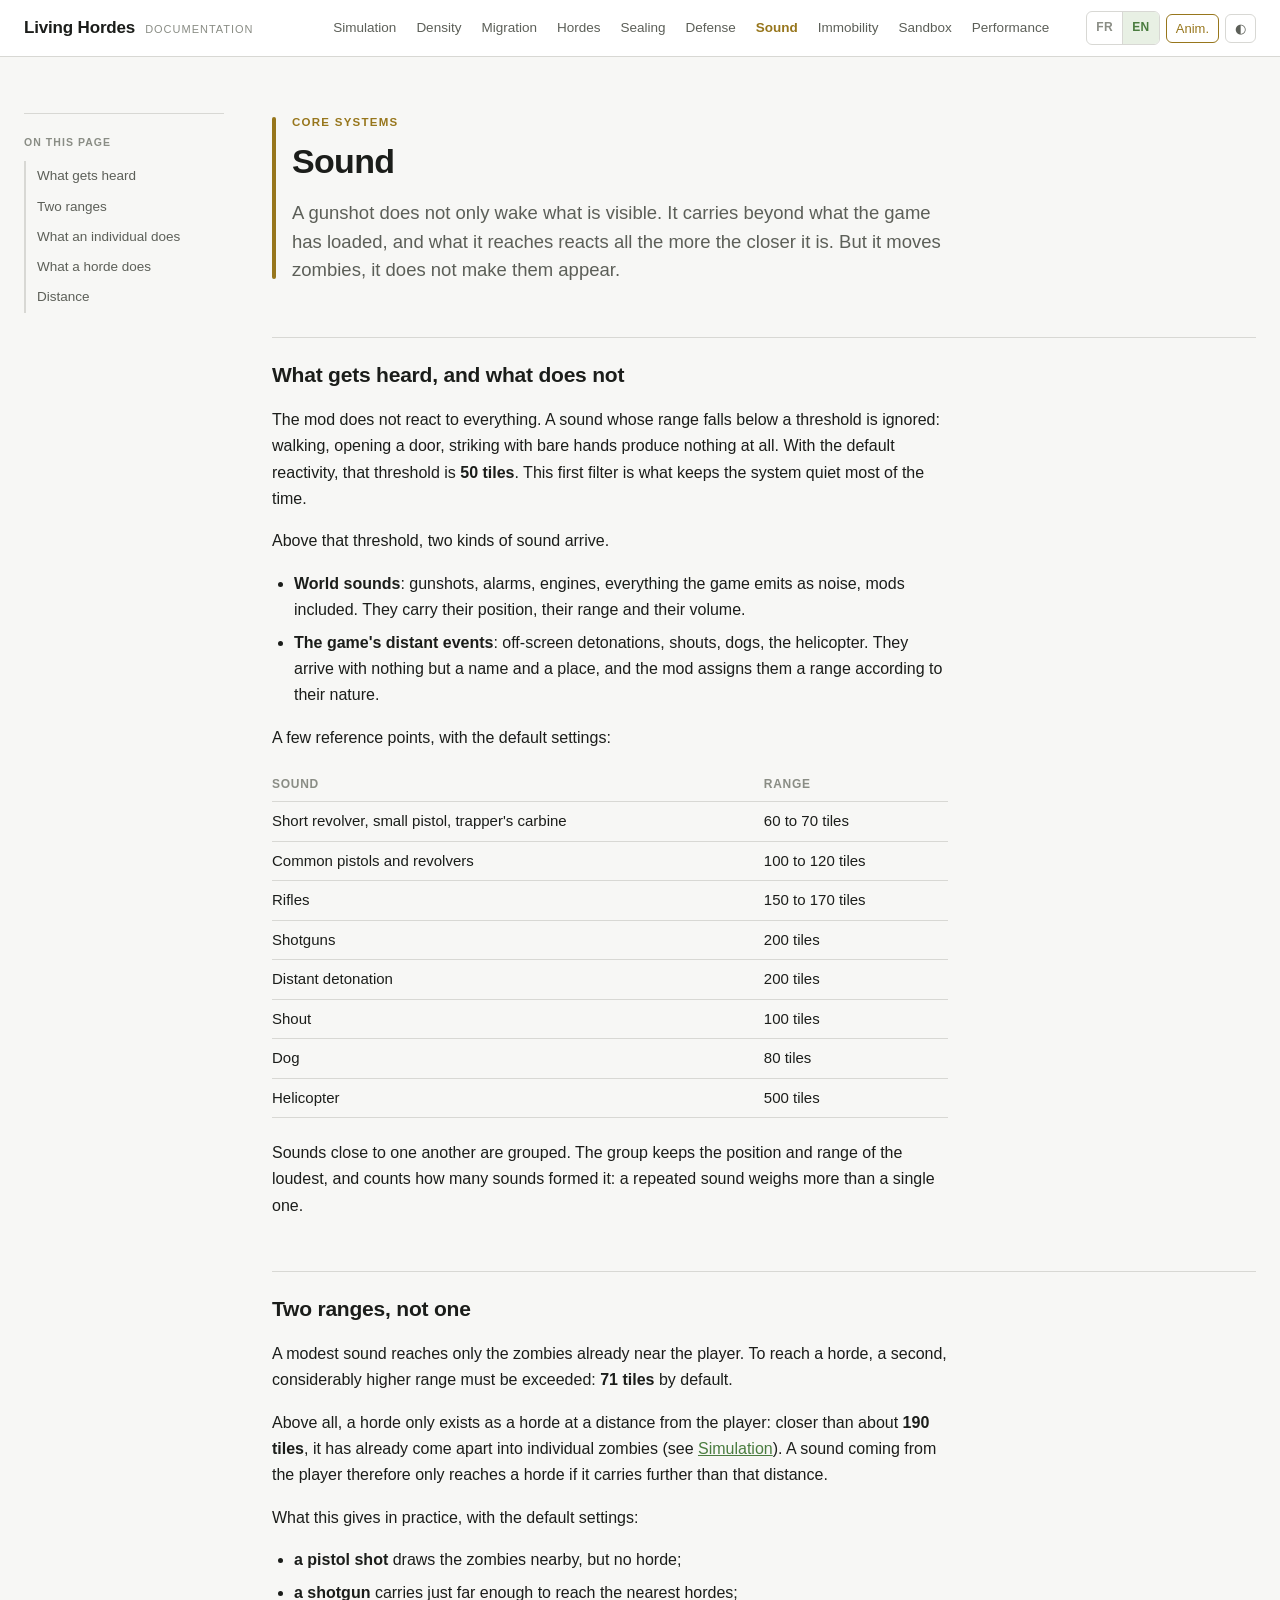
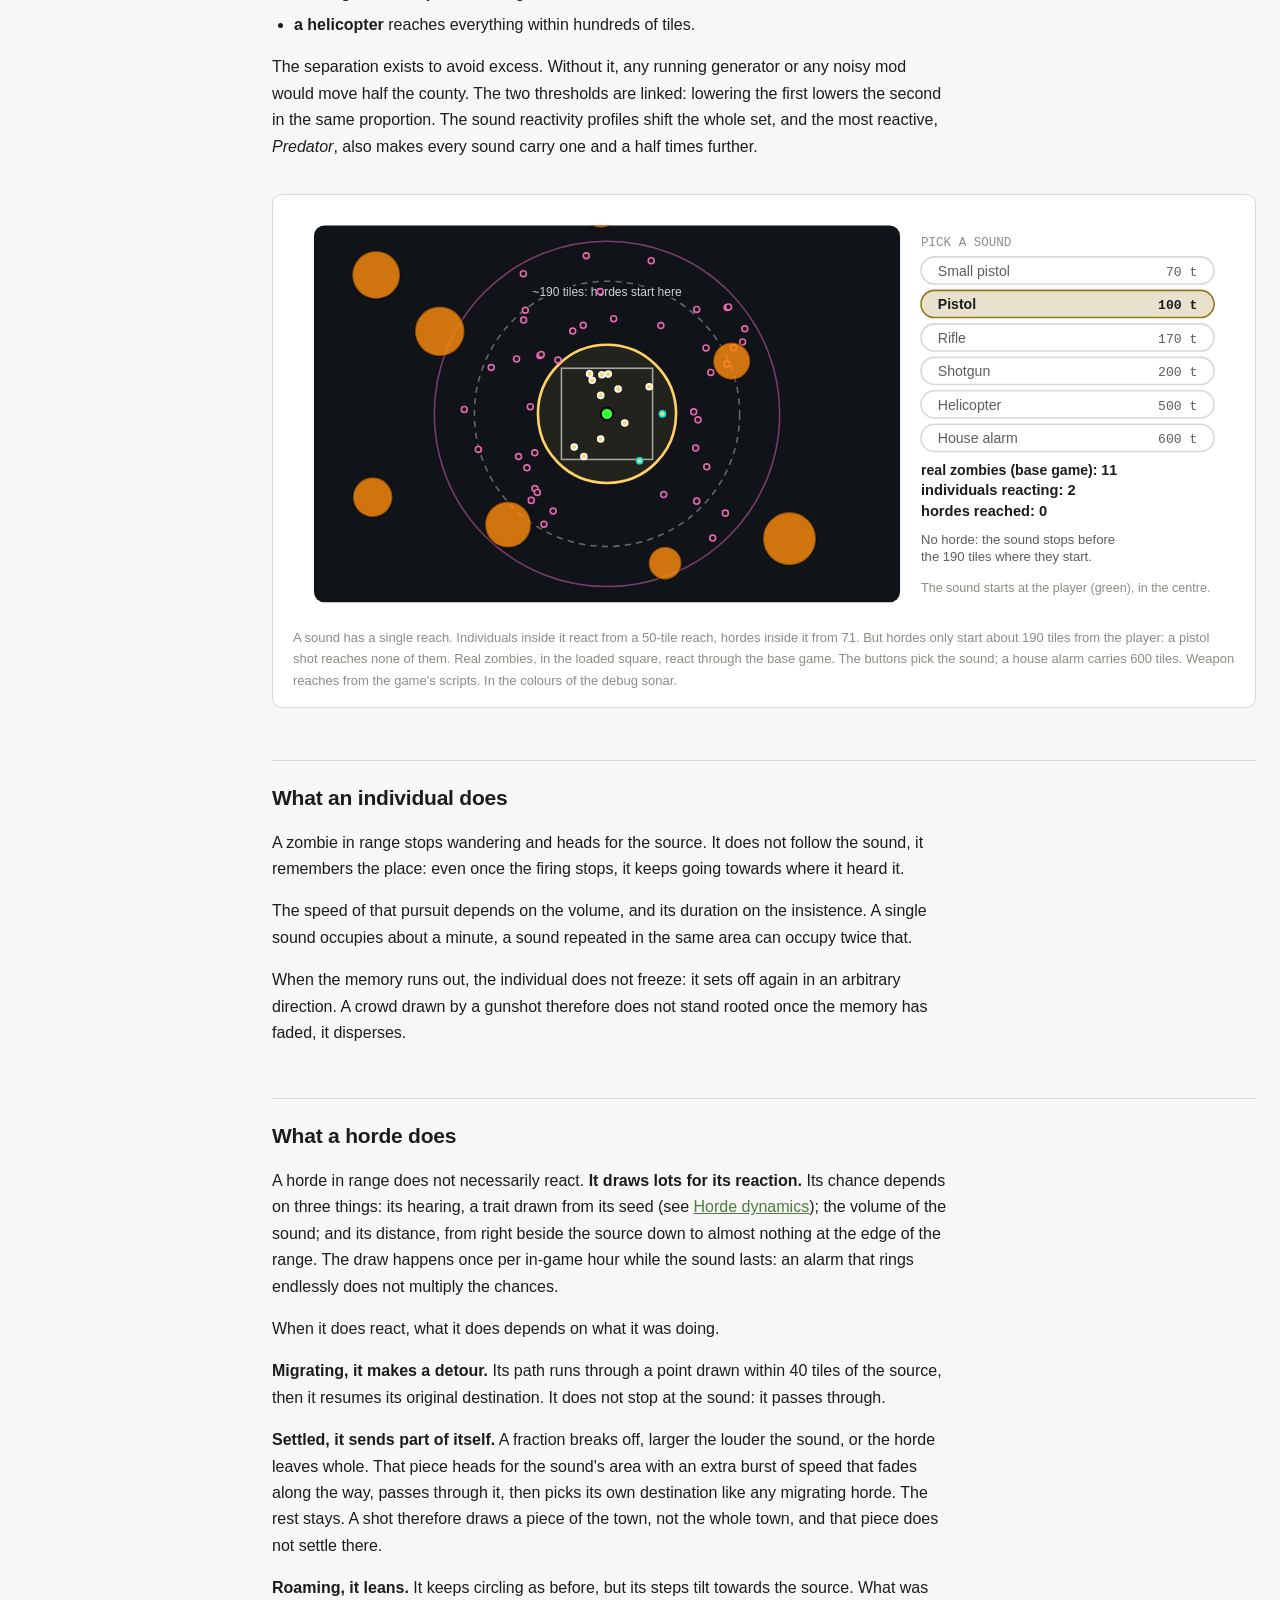
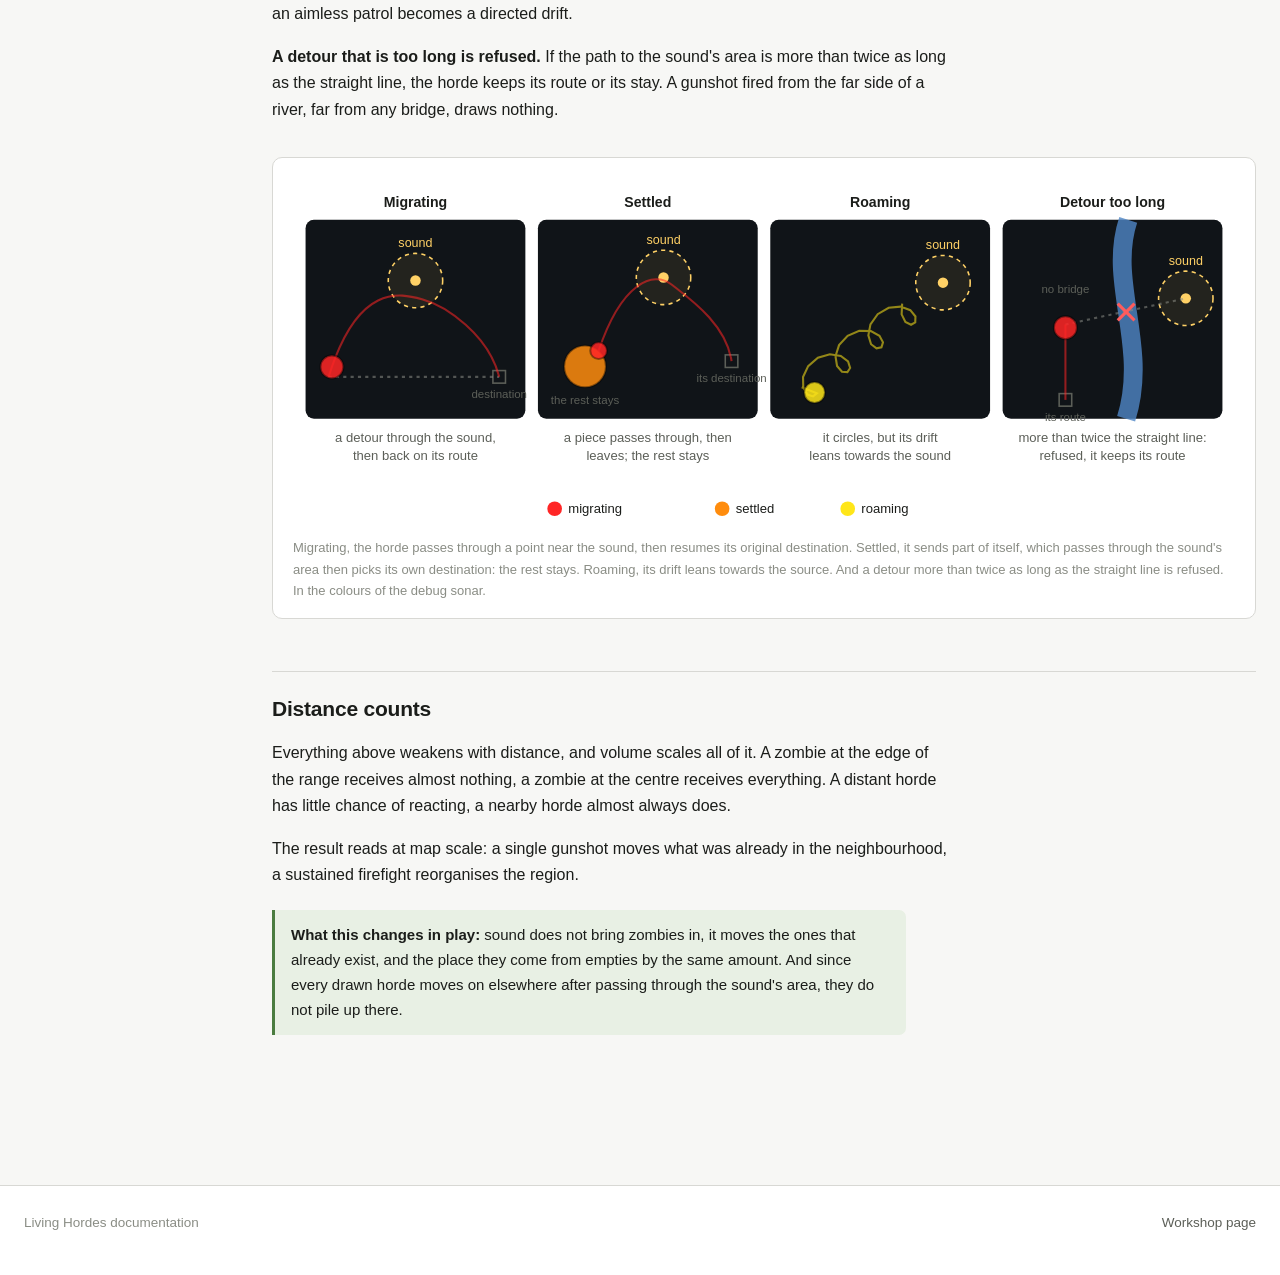
<file: sound.html>
<!doctype html>
<html lang="fr" data-title-fr="Son - Living Hordes" data-title-en="Sound - Living Hordes">
<head>
<meta charset="utf-8">
<meta name="viewport" content="width=device-width, initial-scale=1">
<title>Son - Living Hordes</title>
<link rel="stylesheet" href="assets/site.css?v=11">
<script>
(function () {
  var d = document.documentElement, t = null, l = null;
  try {
    t = localStorage.getItem("lh-theme");
    l = localStorage.getItem("lh-lang");
  } catch (e) {}
  if (t) d.setAttribute("data-theme", t);
  if (l !== "fr" && l !== "en") {
    l = (navigator.language || "en").toLowerCase().indexOf("fr") === 0 ? "fr" : "en";
  }
  d.setAttribute("data-sitelang", l);
  d.setAttribute("lang", l);
  var tt = d.getAttribute("data-title-" + l);
  if (tt) document.title = tt;
})();
</script>
</head>
<body data-page="sound">

<header class="masthead">
  <div class="masthead-inner">
    <a class="brand" href="index.html"><b>Living Hordes</b><span>Documentation</span></a>
    <nav class="sitenav">
      <a href="simulation.html">Simulation</a>
      <a href="density.html"><span data-lang="fr">Densit&eacute;</span><span data-lang="en">Density</span></a>
      <a href="migration.html">Migration</a>
      <a href="hordes.html">Hordes</a>
      <a href="sealing.html"><span data-lang="fr">Scellement</span><span data-lang="en">Sealing</span></a>
      <a href="defense.html"><span data-lang="fr">D&eacute;fense</span><span data-lang="en">Defense</span></a>
      <a href="sound.html" aria-current="page"><span data-lang="fr">Son</span><span data-lang="en">Sound</span></a>
      <a href="immobility.html"><span data-lang="fr">Immobilit&eacute;</span><span data-lang="en">Immobility</span></a>
      <a href="sandbox.html">Sandbox</a>
      <a href="performance.html">Performance</a>
    </nav>
    <div class="tools">
      <div class="langtoggle">
        <button type="button" data-setlang="fr">FR</button>
        <button type="button" data-setlang="en">EN</button>
      </div>
      <button class="motiontoggle" id="motion-toggle" type="button" aria-pressed="false"
              title="Animations">Anim.</button>
      <button class="themetoggle" id="theme-toggle" type="button"
              title="Th&egrave;me / Theme">&#9680;</button>
    </div>
  </div>
</header>

<div class="wrap">
  <aside class="toc">
    <div class="toc-sticky">
      <h2><span data-lang="fr">Sur cette page</span><span data-lang="en">On this page</span></h2>
      <a href="#entendu"><span data-lang="fr">Ce qui est entendu</span><span data-lang="en">What gets heard</span></a>
      <a href="#portees"><span data-lang="fr">Deux port&eacute;es</span><span data-lang="en">Two ranges</span></a>
      <a href="#individus"><span data-lang="fr">Ce que fait un individu</span><span data-lang="en">What an individual does</span></a>
      <a href="#hordes"><span data-lang="fr">Ce que fait une horde</span><span data-lang="en">What a horde does</span></a>
      <a href="#memoire"><span data-lang="fr">L'&eacute;loignement</span><span data-lang="en">Distance</span></a>
    </div>
  </aside>

  <main>
    <div class="prose pagehead">
      <p class="eyebrow"><span data-lang="fr">Syst&egrave;mes centraux</span><span data-lang="en">Core systems</span></p>
      <h1><span data-lang="fr">Son</span><span data-lang="en">Sound</span></h1>
      <p class="lead" data-lang="fr">Un coup de feu ne r&eacute;veille pas seulement ce qui est visible.
      Il porte au-del&agrave; de ce que le jeu a charg&eacute;, et ce qu'il atteint r&eacute;agit
      d'autant plus qu'il en est proche. Mais il d&eacute;place les zombies, il ne les fait pas
      appara&icirc;tre.</p>
      <p class="lead" data-lang="en">A gunshot does not only wake what is visible. It carries
      beyond what the game has loaded, and what it reaches reacts all the more the closer it is.
      But it moves zombies, it does not make them appear.</p>
    </div>

    <h2 id="entendu"><span data-lang="fr">Ce qui est entendu, et ce qui ne l'est pas</span><span data-lang="en">What gets heard, and what does not</span></h2>
    <div class="prose">
      <p data-lang="fr">Le mod ne r&eacute;agit pas &agrave; tout. Un bruit dont la port&eacute;e est
      inf&eacute;rieure &agrave; un seuil est ignor&eacute; : marcher, ouvrir une porte, frapper
      &agrave; mains nues ne produisent rien du tout. Avec la r&eacute;activit&eacute; par
      d&eacute;faut, ce seuil est de <strong>50 tuiles</strong>. C'est ce premier filtre qui garde
      le syst&egrave;me silencieux la plupart du temps.</p>
      <p data-lang="en">The mod does not react to everything. A sound whose range falls below a
      threshold is ignored: walking, opening a door, striking with bare hands produce nothing at
      all. With the default reactivity, that threshold is <strong>50 tiles</strong>. This first
      filter is what keeps the system quiet most of the time.</p>
      <p data-lang="fr">Au-dessus de ce seuil, deux sortes de bruits arrivent.</p>
      <p data-lang="en">Above that threshold, two kinds of sound arrive.</p>
      <ul data-lang="fr">
        <li><strong>Les sons du monde</strong> : coups de feu, alarmes, moteurs, tout ce que le jeu
        &eacute;met comme bruit, mods compris. Ils apportent leur position, leur port&eacute;e et
        leur volume.</li>
        <li><strong>Les &eacute;v&eacute;nements lointains du jeu</strong> : d&eacute;tonations hors
        champ, cris, chiens, h&eacute;licopt&egrave;re. Ils n'arrivent qu'avec un nom et un endroit,
        et le mod leur attribue une port&eacute;e selon leur nature.</li>
      </ul>
      <ul data-lang="en">
        <li><strong>World sounds</strong>: gunshots, alarms, engines, everything the game emits as
        noise, mods included. They carry their position, their range and their volume.</li>
        <li><strong>The game's distant events</strong>: off-screen detonations, shouts, dogs, the
        helicopter. They arrive with nothing but a name and a place, and the mod assigns them a
        range according to their nature.</li>
      </ul>
      <p data-lang="fr">Quelques rep&egrave;res, avec les r&eacute;glages par d&eacute;faut :</p>
      <p data-lang="en">A few reference points, with the default settings:</p>
    </div>

    <div class="tablescroll">
    <table>
      <thead><tr>
        <th><span data-lang="fr">Bruit</span><span data-lang="en">Sound</span></th>
        <th><span data-lang="fr">Port&eacute;e</span><span data-lang="en">Range</span></th>
      </tr></thead>
      <tbody>
        <tr>
          <td><span data-lang="fr">Revolver court, petit pistolet, carabine de trappeur</span><span data-lang="en">Short revolver, small pistol, trapper's carbine</span></td>
          <td class="v"><span data-lang="fr">60 &agrave; 70 tuiles</span><span data-lang="en">60 to 70 tiles</span></td>
        </tr>
        <tr>
          <td><span data-lang="fr">Pistolets et revolvers courants</span><span data-lang="en">Common pistols and revolvers</span></td>
          <td class="v"><span data-lang="fr">100 &agrave; 120 tuiles</span><span data-lang="en">100 to 120 tiles</span></td>
        </tr>
        <tr>
          <td><span data-lang="fr">Fusils</span><span data-lang="en">Rifles</span></td>
          <td class="v"><span data-lang="fr">150 &agrave; 170 tuiles</span><span data-lang="en">150 to 170 tiles</span></td>
        </tr>
        <tr>
          <td><span data-lang="fr">Fusils &agrave; pompe</span><span data-lang="en">Shotguns</span></td>
          <td class="v"><span data-lang="fr">200 tuiles</span><span data-lang="en">200 tiles</span></td>
        </tr>
        <tr>
          <td><span data-lang="fr">D&eacute;tonation lointaine</span><span data-lang="en">Distant detonation</span></td>
          <td class="v"><span data-lang="fr">200 tuiles</span><span data-lang="en">200 tiles</span></td>
        </tr>
        <tr>
          <td><span data-lang="fr">Cri</span><span data-lang="en">Shout</span></td>
          <td class="v"><span data-lang="fr">100 tuiles</span><span data-lang="en">100 tiles</span></td>
        </tr>
        <tr>
          <td><span data-lang="fr">Chien</span><span data-lang="en">Dog</span></td>
          <td class="v"><span data-lang="fr">80 tuiles</span><span data-lang="en">80 tiles</span></td>
        </tr>
        <tr>
          <td><span data-lang="fr">H&eacute;licopt&egrave;re</span><span data-lang="en">Helicopter</span></td>
          <td class="v"><span data-lang="fr">500 tuiles</span><span data-lang="en">500 tiles</span></td>
        </tr>
      </tbody>
    </table>
    </div>

    <div class="prose">
      <p data-lang="fr">Les bruits proches les uns des autres sont regroup&eacute;s. Le groupe retient la
      position et la port&eacute;e du plus fort, et compte combien de bruits l'ont form&eacute; : un
      bruit qui se r&eacute;p&egrave;te p&egrave;se plus qu'un bruit isol&eacute;.</p>
      <p data-lang="en">Sounds close to one another are grouped. The group keeps the position and
      range of the loudest, and counts how many sounds formed it: a repeated sound weighs more than
      a single one.</p>
    </div>

    <h2 id="portees"><span data-lang="fr">Deux port&eacute;es, pas une</span><span data-lang="en">Two ranges, not one</span></h2>
    <div class="prose">
      <p data-lang="fr">Un bruit modeste n'atteint que les zombies d&eacute;j&agrave; proches du joueur.
      Pour toucher une horde, il faut d&eacute;passer une seconde port&eacute;e, nettement plus
      &eacute;lev&eacute;e : <strong>71 tuiles</strong> par d&eacute;faut.</p>
      <p data-lang="en">A modest sound reaches only the zombies already near the player. To reach
      a horde, a second, considerably higher range must be exceeded: <strong>71 tiles</strong> by
      default.</p>
      <p data-lang="fr">Et surtout, une horde n'existe comme horde qu'&agrave; distance du joueur :
      &agrave; moins d'environ <strong>190 tuiles</strong>, elle s'est d&eacute;j&agrave;
      d&eacute;faite en zombies individuels (voir <a href="simulation.html">Simulation</a>). Un
      bruit parti du joueur ne touche donc une horde que s'il porte plus loin que cette
      distance.</p>
      <p data-lang="en">Above all, a horde only exists as a horde at a distance from the player:
      closer than about <strong>190 tiles</strong>, it has already come apart into individual
      zombies (see <a href="simulation.html">Simulation</a>). A sound coming from the player
      therefore only reaches a horde if it carries further than that distance.</p>
      <p data-lang="fr">Ce que &ccedil;a donne en pratique, avec les r&eacute;glages par
      d&eacute;faut :</p>
      <p data-lang="en">What this gives in practice, with the default settings:</p>
      <ul data-lang="fr">
        <li><strong>un tir de pistolet</strong> attire les zombies des environs, mais aucune
        horde ;</li>
        <li><strong>un fusil &agrave; pompe</strong> porte juste assez pour toucher les hordes les
        plus proches ;</li>
        <li><strong>un h&eacute;licopt&egrave;re</strong> touche tout ce qui se trouve &agrave; des
        centaines de tuiles.</li>
      </ul>
      <ul data-lang="en">
        <li><strong>a pistol shot</strong> draws the zombies nearby, but no horde;</li>
        <li><strong>a shotgun</strong> carries just far enough to reach the nearest hordes;</li>
        <li><strong>a helicopter</strong> reaches everything within hundreds of tiles.</li>
      </ul>
      <p data-lang="fr">La s&eacute;paration existe pour &eacute;viter l'exc&egrave;s. Sans elle,
      n'importe quel g&eacute;n&eacute;rateur en marche ou n'importe quel mod bruyant
      d&eacute;placerait la moiti&eacute; du comt&eacute;. Les deux seuils sont li&eacute;s :
      abaisser le premier abaisse le second dans la m&ecirc;me proportion. Les profils de
      r&eacute;activit&eacute; sonore d&eacute;placent l'ensemble, et le plus r&eacute;actif,
      <em>Pr&eacute;dateurs</em>, fait aussi porter chaque bruit une fois et demie plus loin.</p>
      <p data-lang="en">The separation exists to avoid excess. Without it, any running generator
      or any noisy mod would move half the county. The two thresholds are linked: lowering the
      first lowers the second in the same proportion. The sound reactivity profiles shift the whole
      set, and the most reactive, <em>Predator</em>, also makes every sound carry one and a half
      times further.</p>
    </div>

    <figure class="wide-fig" id="reach-fig">
      <svg viewBox="0 0 620 300" xmlns="http://www.w3.org/2000/svg" role="img"
           aria-label="Un bruit au centre, une port&eacute;e proche touchant les individus et une port&eacute;e lointaine touchant les hordes.">
        <circle cx="310" cy="150" r="130" fill="var(--l2)" fill-opacity="0.10"
                stroke="var(--l2)" stroke-width="1.5" stroke-dasharray="6 5"/>
        <circle cx="310" cy="150" r="66" fill="var(--l3)" fill-opacity="0.16"
                stroke="var(--l3)" stroke-width="1.5"/>

        <g fill="var(--l3)">
          <circle cx="310" cy="150" r="6"/>
        </g>
        <text x="310" y="140" font-size="11" text-anchor="middle" fill="var(--text-dim)"
              font-family="ui-monospace, monospace" data-lang="fr">le bruit</text>
        <text x="310" y="140" font-size="11" text-anchor="middle" fill="var(--text-dim)"
              font-family="ui-monospace, monospace" data-lang="en">the sound</text>

        <g fill="var(--l2)">
          <circle cx="266" cy="118" r="4"/><circle cx="352" cy="126" r="4"/>
          <circle cx="286" cy="192" r="4"/><circle cx="346" cy="186" r="4"/>
        </g>

        <g stroke="var(--l1)" stroke-width="2" fill="var(--l1)" fill-opacity="0.25">
          <circle cx="196" cy="90" r="22"/>
          <circle cx="434" cy="206" r="26"/>
          <circle cx="546" cy="112" r="20"/>
        </g>

        <text x="310" y="256" font-size="11.5" fill="var(--l3)" text-anchor="middle" data-lang="fr">port&eacute;e proche : les individus</text>
        <text x="310" y="256" font-size="11.5" fill="var(--l3)" text-anchor="middle" data-lang="en">near range: individuals</text>
        <text x="310" y="292" font-size="11.5" fill="var(--l2)" text-anchor="middle" data-lang="fr">port&eacute;e lointaine : les hordes</text>
        <text x="310" y="292" font-size="11.5" fill="var(--l2)" text-anchor="middle" data-lang="en">far range: hordes</text>
        <text x="546" y="150" font-size="10.5" fill="var(--text-faint)" text-anchor="middle"
              font-family="ui-monospace, monospace" data-lang="fr">hors de port&eacute;e</text>
        <text x="546" y="150" font-size="10.5" fill="var(--text-faint)" text-anchor="middle"
              font-family="ui-monospace, monospace" data-lang="en">out of range</text>
      </svg>
      <figcaption data-lang="fr">Un bruit a une seule port&eacute;e. Les individus &agrave; l'int&eacute;rieur r&eacute;agissent
      d&egrave;s 50 tuiles de port&eacute;e, les hordes &agrave; l'int&eacute;rieur d&egrave;s 71. Mais les hordes ne
      commencent qu'&agrave; environ 190 tuiles du joueur : un tir de pistolet n'en atteint aucune. Les zombies
      r&eacute;els, dans le carr&eacute; charg&eacute;, r&eacute;agissent par le jeu de base. Les boutons choisissent le
      bruit ; une alarme de maison porte &agrave; 600 tuiles. Port&eacute;es des armes d'apr&egrave;s les scripts du jeu. Aux couleurs du sonar de
      d&eacute;bogage.</figcaption>
      <figcaption data-lang="en">A sound has a single reach. Individuals inside it react from a
      50-tile reach, hordes inside it from 71. But hordes only start about 190 tiles from the player: a
      pistol shot reaches none of them. Real zombies, in the loaded square, react through the base game.
      The buttons pick the sound; a house alarm carries 600 tiles. Weapon reaches from the game's
      scripts. In the colours of the debug sonar.</figcaption>
    </figure>

    <h2 id="individus"><span data-lang="fr">Ce que fait un individu</span><span data-lang="en">What an individual does</span></h2>
    <div class="prose">
      <p data-lang="fr">Un zombie &agrave; port&eacute;e cesse d'errer et se dirige vers la source. Il ne
      suit pas le bruit, il retient l'endroit : m&ecirc;me si le tir s'arr&ecirc;te, il continue
      vers l&agrave; o&ugrave; il l'a entendu.</p>
      <p data-lang="en">A zombie in range stops wandering and heads for the source. It does not
      follow the sound, it remembers the place: even once the firing stops, it keeps going towards
      where it heard it.</p>
      <p data-lang="fr">La vitesse de cette poursuite d&eacute;pend du volume, et sa dur&eacute;e de
      l'insistance. Un bruit isol&eacute; occupe environ une minute, un bruit qui se
      r&eacute;p&egrave;te dans le m&ecirc;me secteur peut en occuper le double.</p>
      <p data-lang="en">The speed of that pursuit depends on the volume, and its duration on the
      insistence. A single sound occupies about a minute, a sound repeated in the same area can
      occupy twice that.</p>
      <p data-lang="fr">Quand la m&eacute;moire s'&eacute;puise, l'individu ne se fige pas : il repart
      dans une direction quelconque. Une foule attir&eacute;e par un coup de feu ne reste donc pas
      plant&eacute;e sur place une fois le souvenir dissip&eacute;, elle se d&eacute;lite.</p>
      <p data-lang="en">When the memory runs out, the individual does not freeze: it sets off again
      in an arbitrary direction. A crowd drawn by a gunshot therefore does not stand rooted once the
      memory has faded, it disperses.</p>
    </div>

    <h2 id="hordes"><span data-lang="fr">Ce que fait une horde</span><span data-lang="en">What a horde does</span></h2>
    <div class="prose">
      <p data-lang="fr">Une horde &agrave; port&eacute;e ne r&eacute;agit pas forc&eacute;ment.
      <strong>Elle tire au sort sa r&eacute;action.</strong> Sa chance d&eacute;pend de trois
      choses : son ou&iuml;e, un trait tir&eacute; de sa graine (voir
      <a href="hordes.html">Dynamique des hordes</a>) ; le volume du bruit ; et sa distance, de tout
      pr&egrave;s de la source &agrave; presque rien au bord de la port&eacute;e. Le tirage a lieu une
      fois par heure de jeu tant que le bruit dure : une alarme qui sonne sans fin ne multiplie pas
      les chances.</p>
      <p data-lang="en">A horde in range does not necessarily react. <strong>It draws lots for its
      reaction.</strong> Its chance depends on three things: its hearing, a trait drawn from its
      seed (see <a href="hordes.html">Horde dynamics</a>); the volume of the sound; and its
      distance, from right beside the source down to almost nothing at the edge of the range. The
      draw happens once per in-game hour while the sound lasts: an alarm that rings endlessly does
      not multiply the chances.</p>
      <p data-lang="fr">Quand elle r&eacute;agit, ce qu'elle fait d&eacute;pend de ce qu'elle
      &eacute;tait en train de faire.</p>
      <p data-lang="en">When it does react, what it does depends on what it was doing.</p>
      <p data-lang="fr"><strong>En migration, elle fait un d&eacute;tour.</strong> Son chemin passe par
      un point tir&eacute; &agrave; moins de 40 tuiles de la source, puis elle reprend sa
      destination d'origine. Elle ne s'arr&ecirc;te pas sur le bruit : elle passe par
      l&agrave;.</p>
      <p data-lang="en"><strong>Migrating, it makes a detour.</strong> Its path runs through a point
      drawn within 40 tiles of the source, then it resumes its original destination. It does not
      stop at the sound: it passes through.</p>
      <p data-lang="fr"><strong>Pos&eacute;e, elle en envoie une partie.</strong> Une fraction se
      d&eacute;tache, d'autant plus grande que le bruit est fort, ou la horde part enti&egrave;re.
      Ce morceau part vers la zone du bruit avec un surcro&icirc;t de vitesse qui s'estompe en
      chemin, y passe, puis choisit sa propre destination comme n'importe quelle horde en
      migration. Le reste demeure. Un tir attire donc un morceau de la ville, pas la ville
      enti&egrave;re, et ce morceau ne s'installe pas sur place.</p>
      <p data-lang="en"><strong>Settled, it sends part of itself.</strong> A fraction breaks off,
      larger the louder the sound, or the horde leaves whole. That piece heads for the sound's area
      with an extra burst of speed that fades along the way, passes through it, then picks its own
      destination like any migrating horde. The rest stays. A shot therefore draws a piece of the
      town, not the whole town, and that piece does not settle there.</p>
      <p data-lang="fr"><strong>En errance, elle penche.</strong> Elle continue de tourner comme avant,
      mais ses pas inclinent vers la source. Ce qui &eacute;tait une patrouille sans but devient une
      d&eacute;rive orient&eacute;e.</p>
      <p data-lang="en"><strong>Roaming, it leans.</strong> It keeps circling as before, but its
      steps tilt towards the source. What was an aimless patrol becomes a directed drift.</p>
      <p data-lang="fr"><strong>Un d&eacute;tour trop long est refus&eacute;.</strong> Si le chemin
      jusqu'&agrave; la zone du bruit est plus de deux fois plus long que la ligne droite, la horde
      garde son trajet ou son s&eacute;jour. Un coup de feu tir&eacute; de l'autre c&ocirc;t&eacute;
      d'une rivi&egrave;re, loin de tout pont, n'attire rien.</p>
      <p data-lang="en"><strong>A detour that is too long is refused.</strong> If the path to the
      sound's area is more than twice as long as the straight line, the horde keeps its route or its
      stay. A gunshot fired from the far side of a river, far from any bridge, draws nothing.</p>
    </div>

    <figure class="wide-fig" id="react-fig">
      <svg viewBox="0 0 900 270" xmlns="http://www.w3.org/2000/svg" role="img"
           aria-label="Les trois r&eacute;actions d'une horde selon son &eacute;tat : en migration, pos&eacute;e, en errance.">
        <defs>
          <marker id="sarr" viewBox="0 0 10 10" refX="9" refY="5"
                  markerWidth="6" markerHeight="6" orient="auto">
            <path d="M 0 0 L 10 5 L 0 10 z" fill="var(--l2)"/>
          </marker>
          <marker id="sarr3" viewBox="0 0 10 10" refX="9" refY="5"
                  markerWidth="6" markerHeight="6" orient="auto">
            <path d="M 0 0 L 10 5 L 0 10 z" fill="var(--l3)"/>
          </marker>
        </defs>
        <g font-size="10.5" font-family="ui-monospace, monospace" fill="var(--text-faint)"
           text-anchor="middle">
          <text x="150" y="20" data-lang="fr">EN MIGRATION</text>
          <text x="150" y="20" data-lang="en">MIGRATING</text>
          <text x="450" y="20" data-lang="fr">POS&Eacute;E</text>
          <text x="450" y="20" data-lang="en">SETTLED</text>
          <text x="750" y="20" data-lang="fr">EN ERRANCE</text>
          <text x="750" y="20" data-lang="en">ROAMING</text>
        </g>

        <!-- zones du bruit -->
        <g fill="var(--l3)" fill-opacity="0.10" stroke="var(--l3)" stroke-width="1.2"
           stroke-dasharray="4 3">
          <circle cx="135" cy="76" r="34"/>
          <circle cx="480" cy="76" r="34"/>
          <circle cx="850" cy="70" r="34"/>
        </g>
        <g fill="var(--l3)">
          <circle cx="135" cy="76" r="5"/>
          <circle cx="480" cy="76" r="5"/>
          <circle cx="850" cy="70" r="5"/>
        </g>
        <g font-size="10" font-family="ui-monospace, monospace" fill="var(--l3)">
          <text x="96" y="80" text-anchor="end" data-lang="fr">bruit</text>
          <text x="96" y="80" text-anchor="end" data-lang="en">sound</text>
          <text x="440" y="66" text-anchor="end" data-lang="fr">bruit</text>
          <text x="440" y="66" text-anchor="end" data-lang="en">sound</text>
          <text x="850" y="122" text-anchor="middle" data-lang="fr">bruit</text>
          <text x="850" y="122" text-anchor="middle" data-lang="en">sound</text>
        </g>

        <!-- migration : detour par la zone, puis reprise -->
        <path d="M 74 190 L 244 190" stroke="var(--text-faint)" stroke-width="1.5"
              stroke-dasharray="5 4"/>
        <rect x="246" y="184" width="12" height="12" fill="none" stroke="var(--text-dim)"
              stroke-width="1.8"/>
        <circle cx="50" cy="190" r="22" fill="var(--l1)" fill-opacity="0.28" stroke="var(--l1)" stroke-width="2"/>
        <path d="M 66 174 Q 110 98 156 94 Q 214 90 248 178" fill="none" stroke="var(--l2)"
              stroke-width="2.5" marker-end="url(#sarr)"/>
        <circle cx="156" cy="94" r="3.5" fill="var(--bg-raised)" stroke="var(--l2)" stroke-width="2"/>
        <text x="252" y="216" font-size="10" fill="var(--text-faint)" text-anchor="middle"
              font-family="ui-monospace, monospace" data-lang="both">destination</text>

        <!-- posee : un morceau passe par la zone puis part ailleurs -->
        <circle cx="370" cy="190" r="28" fill="var(--l1)" fill-opacity="0.28" stroke="var(--l1)" stroke-width="2"/>
        <circle cx="414" cy="146" r="10" fill="var(--l3)" fill-opacity="0.30" stroke="var(--l3)" stroke-width="2"/>
        <path d="M 422 138 Q 452 96 476 88 Q 520 76 564 150" fill="none" stroke="var(--l3)"
              stroke-width="2.5" marker-end="url(#sarr3)"/>
        <text x="370" y="234" font-size="10" fill="var(--text-faint)" text-anchor="middle"
              font-family="ui-monospace, monospace" data-lang="fr">le reste demeure</text>
        <text x="370" y="234" font-size="10" fill="var(--text-faint)" text-anchor="middle"
              font-family="ui-monospace, monospace" data-lang="en">the rest stays</text>
        <text x="586" y="172" font-size="10" fill="var(--text-faint)" text-anchor="end"
              font-family="ui-monospace, monospace" data-lang="fr">sa propre destination</text>
        <text x="586" y="172" font-size="10" fill="var(--text-faint)" text-anchor="end"
              font-family="ui-monospace, monospace" data-lang="en">its own destination</text>

        <!-- errance : la derive penche vers la source -->
        <circle cx="676" cy="184" r="24" fill="var(--l1)" fill-opacity="0.28" stroke="var(--l1)" stroke-width="2"/>
        <path d="M 690 175 L 693 169 L 697 164 L 702 159 L 708 156 L 714 154 L 721 153 L 727 154 L 732 156 L 736 159 L 738 162 L 739 166 L 739 168 L 738 170 L 735 171 L 732 171 L 730 169 L 727 165 L 726 161 L 726 155 L 727 149 L 729 143 L 733 138 L 738 133 L 744 130 L 751 128 L 757 127 L 763 128 L 768 130 L 772 133 L 775 136 L 776 140 L 776 143 L 774 145 L 772 146 L 769 145 L 766 143 L 764 140 L 763 135 L 762 130 L 763 124 L 766 118 L 770 112 L 775 108 L 781 104 L 788 102 L 794 102 L 800 103 L 805 105 L 809 107 L 812 111 L 813 114 L 812 117 L 811 119 L 809 120 L 806 119 L 803 117 L 801 114 L 799 109 L 799 104 L 800 98"
              fill="none" stroke="var(--l2)" stroke-width="2" stroke-linejoin="round"
              marker-end="url(#sarr)"/>

        <g font-size="11" fill="var(--text-dim)" text-anchor="middle">
          <text x="150" y="258" data-lang="fr">un d&eacute;tour par le bruit, puis sa route</text>
          <text x="150" y="258" data-lang="en">a detour past the sound, then its route</text>
          <text x="450" y="258" data-lang="fr">un morceau passe, puis part ailleurs</text>
          <text x="450" y="258" data-lang="en">a piece passes through, then moves on</text>
          <text x="750" y="258" data-lang="fr">elle tourne, mais d&eacute;rive vers le bruit</text>
          <text x="750" y="258" data-lang="en">it circles, but drifts towards the sound</text>
        </g>

        <g stroke="var(--rule)" stroke-width="1">
          <path d="M 300 32 L 300 236"/><path d="M 600 32 L 600 236"/>
        </g>
      </svg>
      <figcaption data-lang="fr">En migration, la horde passe par un point proche du bruit, puis reprend sa
      destination d'origine. Pos&eacute;e, elle en envoie une partie, qui passe par la zone du bruit puis choisit sa
      propre destination : le reste demeure. En errance, sa d&eacute;rive penche vers la source. Et un d&eacute;tour
      plus de deux fois plus long que la ligne droite est refus&eacute;. Aux couleurs du sonar de
      d&eacute;bogage.</figcaption>
      <figcaption data-lang="en">Migrating, the horde passes through a point near the sound, then resumes
      its original destination. Settled, it sends part of itself, which passes through the sound's area
      then picks its own destination: the rest stays. Roaming, its drift leans towards the source. And a
      detour more than twice as long as the straight line is refused. In the colours of the debug
      sonar.</figcaption>
    </figure>

    <h2 id="memoire"><span data-lang="fr">L'&eacute;loignement compte</span><span data-lang="en">Distance counts</span></h2>
    <div class="prose">
      <p data-lang="fr">Tout ce qui pr&eacute;c&egrave;de s'att&eacute;nue avec la distance, et le volume
      module l'ensemble. Un zombie au bord de la port&eacute;e ne re&ccedil;oit presque rien, un
      zombie au centre re&ccedil;oit tout. Une horde lointaine a peu de chances de r&eacute;agir,
      une horde proche presque toujours.</p>
      <p data-lang="en">Everything above weakens with distance, and volume scales all of it. A
      zombie at the edge of the range receives almost nothing, a zombie at the centre receives
      everything. A distant horde has little chance of reacting, a nearby horde almost always
      does.</p>
      <p data-lang="fr">Le r&eacute;sultat se lit &agrave; l'&eacute;chelle de la carte : un coup de feu
      isol&eacute; d&eacute;place ce qui &eacute;tait d&eacute;j&agrave; dans le quartier, une
      fusillade prolong&eacute;e r&eacute;organise la r&eacute;gion.</p>
      <p data-lang="en">The result reads at map scale: a single gunshot moves what was already in
      the neighbourhood, a sustained firefight reorganises the region.</p>
    </div>

    <div class="note">
      <p data-lang="fr"><strong>Ce que &ccedil;a change en jeu :</strong> le bruit ne fait pas venir de
      zombies, il d&eacute;place ceux qui existent d&eacute;j&agrave;, et l'endroit d'o&ugrave; ils
      viennent se vide d'autant. Et comme chaque horde attir&eacute;e repart ailleurs apr&egrave;s
      &ecirc;tre pass&eacute;e par la zone du bruit, ils ne s'y entassent pas.</p>
      <p data-lang="en"><strong>What this changes in play:</strong> sound does not bring zombies
      in, it moves the ones that already exist, and the place they come from empties by the same
      amount. And since every drawn horde moves on elsewhere after passing through the sound's
      area, they do not pile up there.</p>
    </div>
  </main>
</div>

<footer>
  <div class="footer-inner">
    <span data-lang="fr">Documentation Living Hordes</span>
    <span data-lang="en">Living Hordes documentation</span>
    <span><a href="https://steamcommunity.com/sharedfiles/filedetails/?id=3691686404"><span data-lang="fr">Page Workshop</span><span data-lang="en">Workshop page</span></a></span>
  </div>
</footer>

<script src="assets/soundrange.js?v=3"></script>
<script src="assets/reactions.js?v=1"></script>
<script src="assets/site.js?v=6"></script>
</body>
</html>
</file>
<file: assets/site.css>
/* =========================================================================
   Living Hordes documentation - shared stylesheet
   Edit here only. Every page loads this file.
   ========================================================================= */

:root {
  --bg: #f7f7f5;
  --bg-raised: #ffffff;
  --bg-sunken: #ececeb;
  --text: #1b1d1a;
  --text-dim: #5c5f58;
  --text-faint: #8a8d85;
  --rule: #d8d8d4;
  --accent: #4a7c3f;
  --accent-soft: #e8f0e4;
  --warn: #9a6b1c;
  --warn-soft: #f7efdc;
  --l1: #6b8f5e;
  --l2: #c08a2e;
  --l3: #b04a3a;
  --measure: 76ch;
  /* Largeur du cadre de page. Distinct de --page, qui est la couleur d accent.
     La mesure de lecture ci-dessus reste independante : elargir le cadre
     n allonge pas les lignes de texte, ca rend de la place aux schemas et
     reduit le vide lateral. */
  --shell: 1360px;
}
@media (prefers-color-scheme: dark) {
  :root:not([data-theme="light"]) {
    --bg: #14161a;
    --bg-raised: #1c1f24;
    --bg-sunken: #101216;
    --text: #e6e6e2;
    --text-dim: #a3a69e;
    --text-faint: #6f736b;
    --rule: #2b2f36;
    --accent: #8fbf7a;
    --accent-soft: #1e2a1b;
    --warn: #e0b055;
    --warn-soft: #2a2417;
    --l1: #8fbf7a;
    --l2: #e0b055;
    --l3: #d97a66;
  }
}
:root[data-theme="dark"] {
  --bg: #14161a;
  --bg-raised: #1c1f24;
  --bg-sunken: #101216;
  --text: #e6e6e2;
  --text-dim: #a3a69e;
  --text-faint: #6f736b;
  --rule: #2b2f36;
  --accent: #8fbf7a;
  --accent-soft: #1e2a1b;
  --warn: #e0b055;
  --warn-soft: #2a2417;
  --l1: #8fbf7a;
  --l2: #e0b055;
  --l3: #d97a66;
}

/* ------------------------------------------------------------- language */
/* Any element carrying data-lang shows only in that language.
   Elements with no data-lang are language-neutral and always show.
   data-lang="both" matches neither rule, so it always shows: it marks a block
   that is deliberately identical in both languages, which is what lets the
   consistency check tell those apart from a block simply left untranslated. */
html[data-sitelang="en"] [data-lang="fr"] { display: none !important; }
html[data-sitelang="fr"] [data-lang="en"] { display: none !important; }

.langtoggle { display: flex; border: 1px solid var(--rule); border-radius: 6px; overflow: hidden; }
.langtoggle button {
  border: 0; background: none; color: var(--text-faint); cursor: pointer;
  font: inherit; font-size: 12px; font-weight: 600; padding: 6px 9px;
  letter-spacing: 0.04em;
}
.langtoggle button + button { border-left: 1px solid var(--rule); }
.langtoggle button:hover { color: var(--text); }
.langtoggle button[aria-pressed="true"] { background: var(--accent-soft); color: var(--accent); }

/* ------------------------------------------------ accent par page ------ */
/* Chaque page pose data-page sur <body>. Repère de navigation, rien de plus. */
:root {
  --page: var(--accent);
  --p-simulation: #b8792c;
  --p-density:    #a8503c;
  --p-migration:  #2f7d78;
  --p-hordes:     #6d5a96;
  --p-sealing:    #4a7c3f;
  --p-defense:    #3d6a94;
  --p-sound:      #97761c;
  --p-sandbox:    #5b6472;
  --p-immobility: #a33d5c;
  --p-performance: #6f7d2c;
}
@media (prefers-color-scheme: dark) {
  :root:not([data-theme="light"]) {
    --p-simulation: #e0a355;
    --p-density:    #d97a66;
    --p-migration:  #63b6ae;
    --p-hordes:     #a294cc;
    --p-sealing:    #8fbf7a;
    --p-defense:    #79a8d4;
    --p-sound:      #d6b455;
    --p-sandbox:    #97a3b3;
    --p-immobility: #d97a99;
    --p-performance: #b3c06a;
  }
}
:root[data-theme="dark"] {
  --p-simulation: #e0a355;
  --p-density:    #d97a66;
  --p-migration:  #63b6ae;
  --p-hordes:     #a294cc;
  --p-sealing:    #8fbf7a;
  --p-defense:    #79a8d4;
  --p-sound:      #d6b455;
  --p-sandbox:    #97a3b3;
  --p-immobility: #d97a99;
  --p-performance: #b3c06a;
}
body[data-page="simulation"] { --page: var(--p-simulation); }
body[data-page="density"]    { --page: var(--p-density); }
body[data-page="migration"]  { --page: var(--p-migration); }
body[data-page="hordes"]     { --page: var(--p-hordes); }
body[data-page="sealing"]    { --page: var(--p-sealing); }
body[data-page="defense"]    { --page: var(--p-defense); }
body[data-page="sound"]      { --page: var(--p-sound); }
body[data-page="sandbox"]    { --page: var(--p-sandbox); }
body[data-page="immobility"] { --page: var(--p-immobility); }
body[data-page="performance"] { --page: var(--p-performance); }

* { box-sizing: border-box; }
html { -webkit-text-size-adjust: 100%; scroll-behavior: smooth; }
body {
  margin: 0;
  background: var(--bg);
  color: var(--text);
  font: 16px/1.65 -apple-system, BlinkMacSystemFont, "Segoe UI", Roboto, Helvetica, Arial, sans-serif;
  overflow-wrap: break-word;
}

/* ---------------------------------------------------------------- chrome */
.masthead {
  border-bottom: 1px solid var(--rule);
  background: var(--bg-raised);
  position: sticky; top: 0; z-index: 20;
}
.masthead-inner {
  max-width: var(--shell); margin: 0 auto; padding: 0 24px;
  display: flex; align-items: center; gap: 28px; flex-wrap: wrap;
}
.brand {
  display: flex; align-items: baseline; gap: 10px;
  padding: 14px 0; text-decoration: none; color: var(--text); white-space: nowrap;
}
.brand b { font-size: 17px; letter-spacing: -0.01em; }
.brand span {
  font-size: 11px; text-transform: uppercase; letter-spacing: 0.09em; color: var(--text-faint);
}
.sitenav { display: flex; gap: 2px; flex-wrap: wrap; margin-left: auto; }
.tools { display: flex; gap: 6px; flex: none; align-items: center; }
.sitenav a {
  padding: 8px 9px; border-radius: 6px; font-size: 13.5px;
  color: var(--text-dim); text-decoration: none; white-space: nowrap;
}
.sitenav a:hover { background: var(--bg-sunken); color: var(--text); }
.sitenav a[aria-current="page"] { color: var(--accent); font-weight: 600; }
.themetoggle {
  border: 1px solid var(--rule); background: none; color: var(--text-dim);
  border-radius: 6px; padding: 6px 9px; cursor: pointer; font-size: 13px;
}
.themetoggle:hover { color: var(--text); }

/* ---------------------------------------------------------------- layout */
.wrap { max-width: var(--shell); margin: 0 auto; padding: 0 24px; display: flex; gap: 48px; }
.toc { width: 200px; flex: none; padding-top: 56px; }
.toc-sticky { position: sticky; top: 84px; }
.toc h2 {
  font-size: 10.5px; text-transform: uppercase; letter-spacing: 0.1em;
  color: var(--text-faint); margin: 0 0 10px;
}
.toc a {
  display: block; padding: 4px 0 4px 11px; font-size: 13.5px;
  color: var(--text-dim); text-decoration: none; border-left: 2px solid var(--rule);
}
.toc a:hover { color: var(--accent); border-left-color: var(--accent); }
.toc a.active { color: var(--accent); border-left-color: var(--accent); font-weight: 600; }
main { flex: 1; min-width: 0; padding: 56px 0 88px; }
.prose { max-width: var(--measure); }

/* ------------------------------------------------------------------ type */
.eyebrow {
  font-size: 11.5px; text-transform: uppercase; letter-spacing: 0.11em;
  color: var(--accent); font-weight: 600; margin: 0 0 10px;
}
h1 { font-size: 34px; line-height: 1.15; letter-spacing: -0.02em; margin: 0 0 18px; }
h2 {
  font-size: 21px; letter-spacing: -0.01em; margin: 52px 0 14px;
  padding-top: 20px; border-top: 1px solid var(--rule); scroll-margin-top: 80px;
}
h3 { font-size: 16px; margin: 30px 0 8px; scroll-margin-top: 80px; }
p { margin: 0 0 16px; }
.lead { font-size: 18.5px; line-height: 1.55; color: var(--text-dim); }
a { color: var(--accent); }
strong { font-weight: 640; }
ul, ol { margin: 0 0 16px; padding-left: 22px; max-width: var(--measure); }
li { margin-bottom: 6px; }
code {
  font-family: ui-monospace, SFMono-Regular, Menlo, Consolas, monospace;
  font-size: 0.88em; background: var(--bg-sunken); padding: 1px 5px; border-radius: 4px;
}

/* ------------------------------------------------------------ layer card */
.layer { display: flex; gap: 14px; align-items: baseline; margin: 30px 0 8px; }
.layer-dot { width: 11px; height: 11px; border-radius: 50%; flex: none; transform: translateY(1px); }
.layer-1 { background: var(--l1); }
.layer-2 { background: var(--l2); }
.layer-3 { background: var(--l3); }
.layer h3 { margin: 0; }
.layer-range {
  margin-left: auto; font-size: 12.5px; color: var(--text-faint);
  font-family: ui-monospace, SFMono-Regular, Menlo, Consolas, monospace; white-space: nowrap;
}

/* -------------------------------------------------------- under the hood */
details.hood {
  margin: 18px 0 26px; border: 1px solid var(--rule);
  border-radius: 8px; background: var(--bg-raised); max-width: var(--measure);
}
details.hood > summary {
  cursor: pointer; list-style: none; padding: 11px 15px;
  font-size: 13px; font-weight: 600; color: var(--text-dim);
  display: flex; align-items: center; gap: 9px;
}
details.hood > summary::-webkit-details-marker { display: none; }
details.hood > summary::before {
  content: "+"; font-family: ui-monospace, monospace; font-size: 15px;
  color: var(--accent); width: 12px;
}
details.hood[open] > summary::before { content: "\2212"; }
details.hood[open] > summary { border-bottom: 1px solid var(--rule); }
details.hood > summary:hover { color: var(--text); }
.hood-body { padding: 15px; font-size: 14.5px; }
.hood-body > :last-child { margin-bottom: 0; }
.hood-body table { width: 100%; border-collapse: collapse; margin: 0 0 14px; }
.hood-body th, .hood-body td {
  text-align: left; padding: 6px 10px 6px 0; border-bottom: 1px solid var(--rule);
  font-size: 13.5px; vertical-align: top;
}
.hood-body th {
  color: var(--text-faint); font-weight: 600; font-size: 11.5px;
  text-transform: uppercase; letter-spacing: 0.06em;
}
.hood-body td.k {
  font-family: ui-monospace, SFMono-Regular, Menlo, Consolas, monospace;
  white-space: nowrap; color: var(--accent);
}
.hood-body td.v {
  font-family: ui-monospace, SFMono-Regular, Menlo, Consolas, monospace; white-space: nowrap;
}
.tablescroll { overflow-x: auto; max-width: var(--measure); margin: 0 0 22px; }
.tablescroll table { width: 100%; border-collapse: collapse; font-size: 15px; line-height: 1.5; }
.tablescroll th, .tablescroll td {
  text-align: left; padding: 8px 14px 8px 0; border-bottom: 1px solid var(--rule); vertical-align: top;
}
.tablescroll th {
  color: var(--text-faint); font-weight: 600; font-size: 12px;
  text-transform: uppercase; letter-spacing: 0.06em;
}
.tablescroll td.k {
  font-family: ui-monospace, SFMono-Regular, Menlo, Consolas, monospace;
  white-space: nowrap; color: var(--accent);
}
.tablescroll td.v { white-space: nowrap; }

/* -------------------------------------------------------------- pagehead */
.pagehead { position: relative; padding-left: 20px; margin-bottom: 8px; }
.pagehead::before {
  content: ""; position: absolute; left: 0; top: 4px; bottom: 6px; width: 4px;
  border-radius: 2px; background: var(--page);
}
.eyebrow { color: var(--page); }
.sitenav a[aria-current="page"] { color: var(--page); }

/* -------------------------------------------------------- chiffres clés -- */
.stats {
  display: flex; flex-wrap: wrap; gap: 12px; margin: 26px 0;
  padding: 0; list-style: none; max-width: var(--measure);
}
.stats li {
  flex: 1 1 130px; margin: 0; padding: 14px 16px;
  border: 1px solid var(--rule); border-radius: 9px; background: var(--bg-raised);
}
.stats b {
  display: block; font-family: ui-monospace, SFMono-Regular, Menlo, Consolas, monospace;
  font-size: 22px; line-height: 1.1; color: var(--page); font-weight: 600;
}
.stats span { display: block; margin-top: 5px; font-size: 12.5px; color: var(--text-dim); }

/* ------------------------------------------------------------ vignettes -- */
.cards a { display: flex; flex-direction: column; gap: 10px; }
.cardglyph { display: block; width: 46px; height: 46px; flex: none; }
.cardglyph svg { display: block; width: 100%; height: 100%; }

/* ------------------------------------------------------------ h&eacute;ros ---- */
/* Bande sombre dans les deux th&egrave;mes : c'est ce qui garde la texture lisible.
   Le titre vit dans l'image, pas en dessous. Trois plans d&eacute;rivent &agrave; des
   vitesses diff&eacute;rentes, ce qui produit la profondeur. */
.heroband {
  position: relative; isolation: isolate; overflow: hidden;
  min-height: 400px; display: flex; align-items: center;
  border-bottom: 1px solid var(--rule); background: #0c0e11;
}
.heroband .heroart {
  position: absolute; inset: 0; width: 100%; height: 100%; z-index: 0;
}
.heroband-inner {
  position: relative; z-index: 1;
  max-width: var(--shell); margin: 0 auto; padding: 0 24px; width: 100%;
}
.herotitle {
  margin: 0; font-size: clamp(44px, 7.2vw, 96px); line-height: 0.98;
  letter-spacing: -0.035em; color: #f2f1ec;
  text-shadow: 0 2px 40px rgba(0,0,0,0.55);
}
.herokicker {
  margin: 0 0 14px; font-size: 11.5px; letter-spacing: 0.18em;
  text-transform: uppercase; color: #8fbf7a; font-weight: 600;
}
.herolead {
  margin: 20px 0 0; max-width: 46ch; font-size: 17.5px; line-height: 1.55;
  color: #b9bcb4;
}
/* La signature du mod, pas un paragraphe : elle se lit d'un bloc, donc plus
   claire et plus large que du texte courant, sans concurrencer le titre. */
.heroslogan {
  margin: 18px 0 0; font-size: clamp(17px, 2.1vw, 23px); line-height: 1.35;
  letter-spacing: 0.005em; color: #dcdcd4; font-weight: 500;
  text-shadow: 0 2px 26px rgba(0,0,0,0.6);
}
@media (max-width: 900px) {
  .heroband { min-height: 320px; }
  .herolead { max-width: none; font-size: 16px; }
}

/* Le d&eacute;fil&eacute; de la banni&egrave;re. Chaque plan glisse d'exactement une p&eacute;riode de son
   propre contenu, en vitesse constante : le raccord est donc invisible et la
   marche n'a pas de fin. Toute autre courbe que `linear` ferait broncher le
   raccord, et un aller-retour ferait tourner la foule en rond. */
.cb { will-change: transform; }
/* HERO-DRIFT:debut - engendre par _gen_hero.py, ne pas editer a la main */
  .cb-0 { animation: d0 619s linear infinite; }
  .cb-1 { animation: d1 467s linear infinite; }
  .cb-2 { animation: d2 601s linear infinite; }
  .cb-3 { animation: d3 401s linear infinite; }
  .cb-4 { animation: d4 271s linear infinite; }
  @keyframes d0 { from{transform:translateX(0)} to{transform:translateX(-619px)} }   /* 1.0 px/s */
  @keyframes d1 { from{transform:translateX(0)} to{transform:translateX(-653px)} }   /* 1.4 px/s */
  @keyframes d2 { from{transform:translateX(0)} to{transform:translateX(-1200px)} }   /* 2.0 px/s */
  @keyframes d3 { from{transform:translateX(0)} to{transform:translateX(-1200px)} }   /* 3.0 px/s */
  @keyframes d4 { from{transform:translateX(0)} to{transform:translateX(-1200px)} }   /* 4.4 px/s */
/* HERO-DRIFT:fin */

/* ----------------------------------------------------------- animations -- */

/* Transfert anim&eacute; du sch&eacute;ma d'absorption */
.xfer { animation: xfer 6s linear infinite; }
@keyframes xfer {
  0%   { transform: translate(0,0); opacity: 0; }
  12%  { opacity: 1; }
  88%  { opacity: 1; }
  100% { transform: translate(-96px,0); opacity: 0; }
}
/* Marcheur suivant le trac&eacute; du sch&eacute;ma de trajet */
.walker { animation: walkpath 16s ease-in-out infinite; }
@keyframes walkpath {
  0%   { transform: translate(0,0); }
  18%  { transform: translate(50px,-27px); }
  33%  { transform: translate(126px,-20px); }
  50%  { transform: translate(190px,-60px); }
  66%  { transform: translate(242px,-52px); }
  84%  { transform: translate(310px,-98px); }
  100% { transform: translate(360px,-110px); }
}

/* ---------------------------------------------------------------- figure */
figure {
  margin: 34px 0; max-width: 860px;
  background: var(--bg-raised); border: 1px solid var(--rule);
  border-radius: 10px; padding: 20px 20px 16px;
}
figure svg { display: block; width: 100%; height: auto; }
figcaption { font-size: 13px; color: var(--text-faint); margin-top: 14px; }
/* Diagrams that need more room than the reading measure allows. */
figure.wide-fig { max-width: none; }

/* ---------------------------------------------------------------- legend */
.legend {
  display: flex; flex-wrap: wrap; gap: 8px 20px;
  margin: 14px 0 0; padding: 0; list-style: none;
  font-size: 12.5px; color: var(--text-dim);
}
.legend li { display: flex; align-items: center; gap: 7px; margin: 0; }
.legend i {
  width: 11px; height: 11px; border-radius: 3px; flex: none; font-style: normal;
}

/* ------------------------------------------------------------ rule strip */
.rule-strip {
  display: flex; gap: 13px; align-items: flex-start;
  border: 1px solid var(--rule); border-radius: 9px; background: var(--bg-raised);
  padding: 14px 16px; margin: 14px 0; max-width: var(--measure); font-size: 15px;
}
.rule-strip b {
  flex: none; font-family: ui-monospace, SFMono-Regular, Menlo, Consolas, monospace;
  font-size: 12px; letter-spacing: 0.04em; text-transform: uppercase;
  color: var(--accent); padding-top: 3px; width: 62px;
}
.rule-strip p { margin: 0; }

/* --------------------------------------------------------------- callout */
.note {
  border-left: 3px solid var(--accent); background: var(--accent-soft);
  padding: 13px 16px; border-radius: 0 7px 7px 0; margin: 22px 0;
  font-size: 15px; max-width: var(--measure);
}
.note > :last-child { margin-bottom: 0; }

/* ---------------------------------------------- capture placeholder ---- */
/* ------------------------------------------------- authoring placeholder */
/* Delete these blocks as you fill each section in. */
.todo {
  border: 1px dashed var(--warn); background: var(--warn-soft);
  color: var(--warn); border-radius: 7px; padding: 12px 15px; margin: 16px 0;
  font-size: 14px; max-width: var(--measure);
}
.todo::before {
  content: "TO WRITE"; display: block; font-size: 10.5px; font-weight: 700;
  letter-spacing: 0.1em; margin-bottom: 5px; opacity: 0.85;
}
.todo > :last-child { margin-bottom: 0; }
.todo ul { padding-left: 20px; margin-bottom: 0; }

/* ------------------------------------------------------------ index grid */
.hero { padding: 60px 0 8px; max-width: var(--measure); }
.hero h1 { font-size: 42px; }
.cards {
  display: grid; grid-template-columns: repeat(auto-fill, minmax(250px, 1fr));
  gap: 14px; margin: 34px 0 20px; padding: 0; list-style: none;
  /* La regle generique ul/ol plafonne a la mesure de lecture. Une grille de
     vignettes n est pas du texte : elle doit occuper toute la largeur. */
  max-width: none;
}
.cards li { margin: 0; }
.cards a {
  display: block; height: 100%; padding: 17px 19px; text-decoration: none;
  border: 1px solid var(--rule); border-radius: 9px; background: var(--bg-raised);
}
.cards a:hover { border-color: var(--accent); }
.cards h2 {
  font-size: 15.5px; margin: 0 0 6px; padding: 0; border: 0; color: var(--text);
}
.cards p { font-size: 13.5px; color: var(--text-dim); margin: 0; }
.wide { max-width: var(--shell); margin: 0 auto; padding: 0 24px; }

/* ---------------------------------------------------------------- footer */
footer { border-top: 1px solid var(--rule); margin-top: 40px; background: var(--bg-raised); }
.footer-inner {
  max-width: var(--shell); margin: 0 auto; padding: 26px 24px 40px;
  font-size: 13.5px; color: var(--text-faint);
  display: flex; gap: 20px; flex-wrap: wrap; justify-content: space-between;
}
.footer-inner a { color: var(--text-dim); text-decoration: none; }
.footer-inner a:hover { color: var(--accent); }

/* ---------------------------------------------------------------- mobile */
@media (max-width: 900px) {
  .wrap { display: block; padding: 0 20px; }
  .toc { width: auto; padding-top: 28px; }
  .toc-sticky { position: static; }
  .toc a { display: inline-block; border-left: 0; padding: 4px 12px 4px 0; }
  main { padding: 24px 0 64px; }
  h1 { font-size: 27px; }
  .hero h1 { font-size: 31px; }
  .lead { font-size: 17px; }
  .sitenav { margin-left: 0; padding-bottom: 8px; }
  .layer { flex-wrap: wrap; }
  .layer-range { margin-left: 0; width: 100%; }
  .wide, .hero { padding-left: 20px; padding-right: 20px; }
}

/* ------------------------------------------------------- mouvement ------ */
/* Par d&eacute;faut on suit le r&eacute;glage syst&egrave;me. La bascule du bandeau pose
   data-motion sur <html> et l'emporte, dans les deux sens. */
@media (prefers-reduced-motion: reduce) {
  html:not([data-motion="on"]) { scroll-behavior: auto; }
  html:not([data-motion="on"]) .xfer,
  html:not([data-motion="on"]) .walker,
  html:not([data-motion="on"]) .cb,
  html:not([data-motion="on"]) .ctapulse { animation: none; }
}
html[data-motion="off"] { scroll-behavior: auto; }
html[data-motion="off"] .xfer,
html[data-motion="off"] .walker,
html[data-motion="off"] .cb,
html[data-motion="off"] .ctapulse { animation: none; }

/* Invitation a cliquer sur un schema interactif. */
@keyframes ctapulse { 0%, 100% { stroke-opacity: 1; fill-opacity: 0.16; } 50% { stroke-opacity: 0.35; fill-opacity: 0.30; } }
.ctapulse { animation: ctapulse 2.2s ease-in-out infinite; }
/* Boutons dans un schema interactif. */
.dchip { cursor: pointer; }
.dchip rect { fill: transparent; stroke: var(--rule); stroke-width: 1.5; }
.dchip text { fill: var(--text-dim); }
.dchip:hover rect { stroke: var(--page); }
.dchip.on rect { fill: var(--page); fill-opacity: 0.22; stroke: var(--page); }
.dchip.on text { fill: var(--text); font-weight: 600; }
.dchip.off { opacity: 0.35; }
.dchip:focus-visible rect, #dissolve-cta:focus-visible rect { stroke-width: 3; }
#dissolve-cta { cursor: pointer; }
/* Barres de categories (densite) : survol, toucher, clavier. */
.catbar { cursor: pointer; outline: none; }
.catbar .catval { fill: var(--text-faint); font-family: ui-monospace, SFMono-Regular, Menlo, Consolas, monospace; font-size: 11.5px; }
.catbar:hover .catfill, .catbar.on .catfill, .catbar:focus-visible .catfill { stroke: var(--text); stroke-width: 1.5; }
.catbar.on text, .catbar:hover text { fill: var(--text); }
/* Liaisons cliquables du graphe de pieces (scellement). */
.rlink { cursor: pointer; outline: none; }
.rlink:hover line, .rlink:focus-visible line { stroke-width: 7; }
.rlink:focus-visible circle { stroke-width: 3; }
svg[tabindex]:focus-visible { outline: 2px solid var(--page); outline-offset: 4px; border-radius: 10px; }

.motiontoggle {
  border: 1px solid var(--rule); background: none; color: var(--text-dim);
  border-radius: 6px; padding: 6px 9px; cursor: pointer; font-size: 13px;
}
.motiontoggle:hover { color: var(--text); }
.motiontoggle[aria-pressed="true"] { color: var(--page); border-color: var(--page); }
</file>
